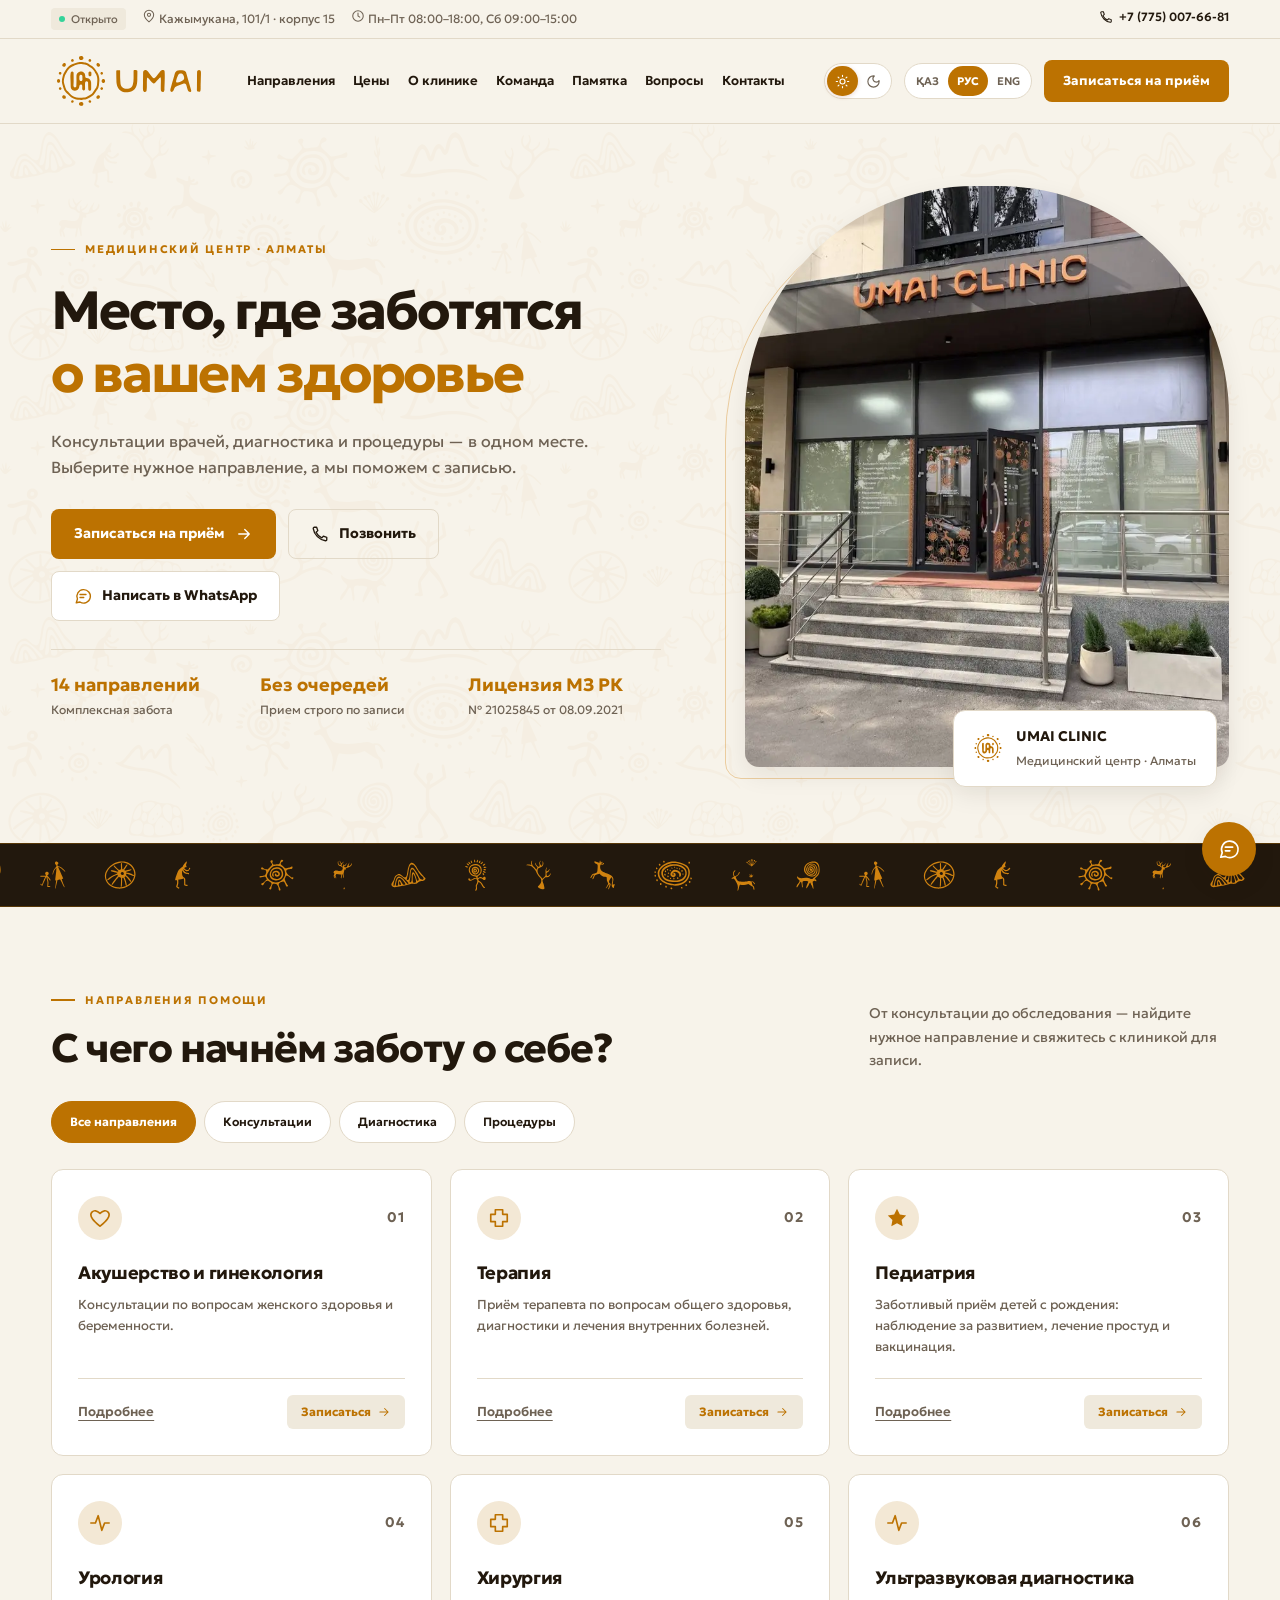
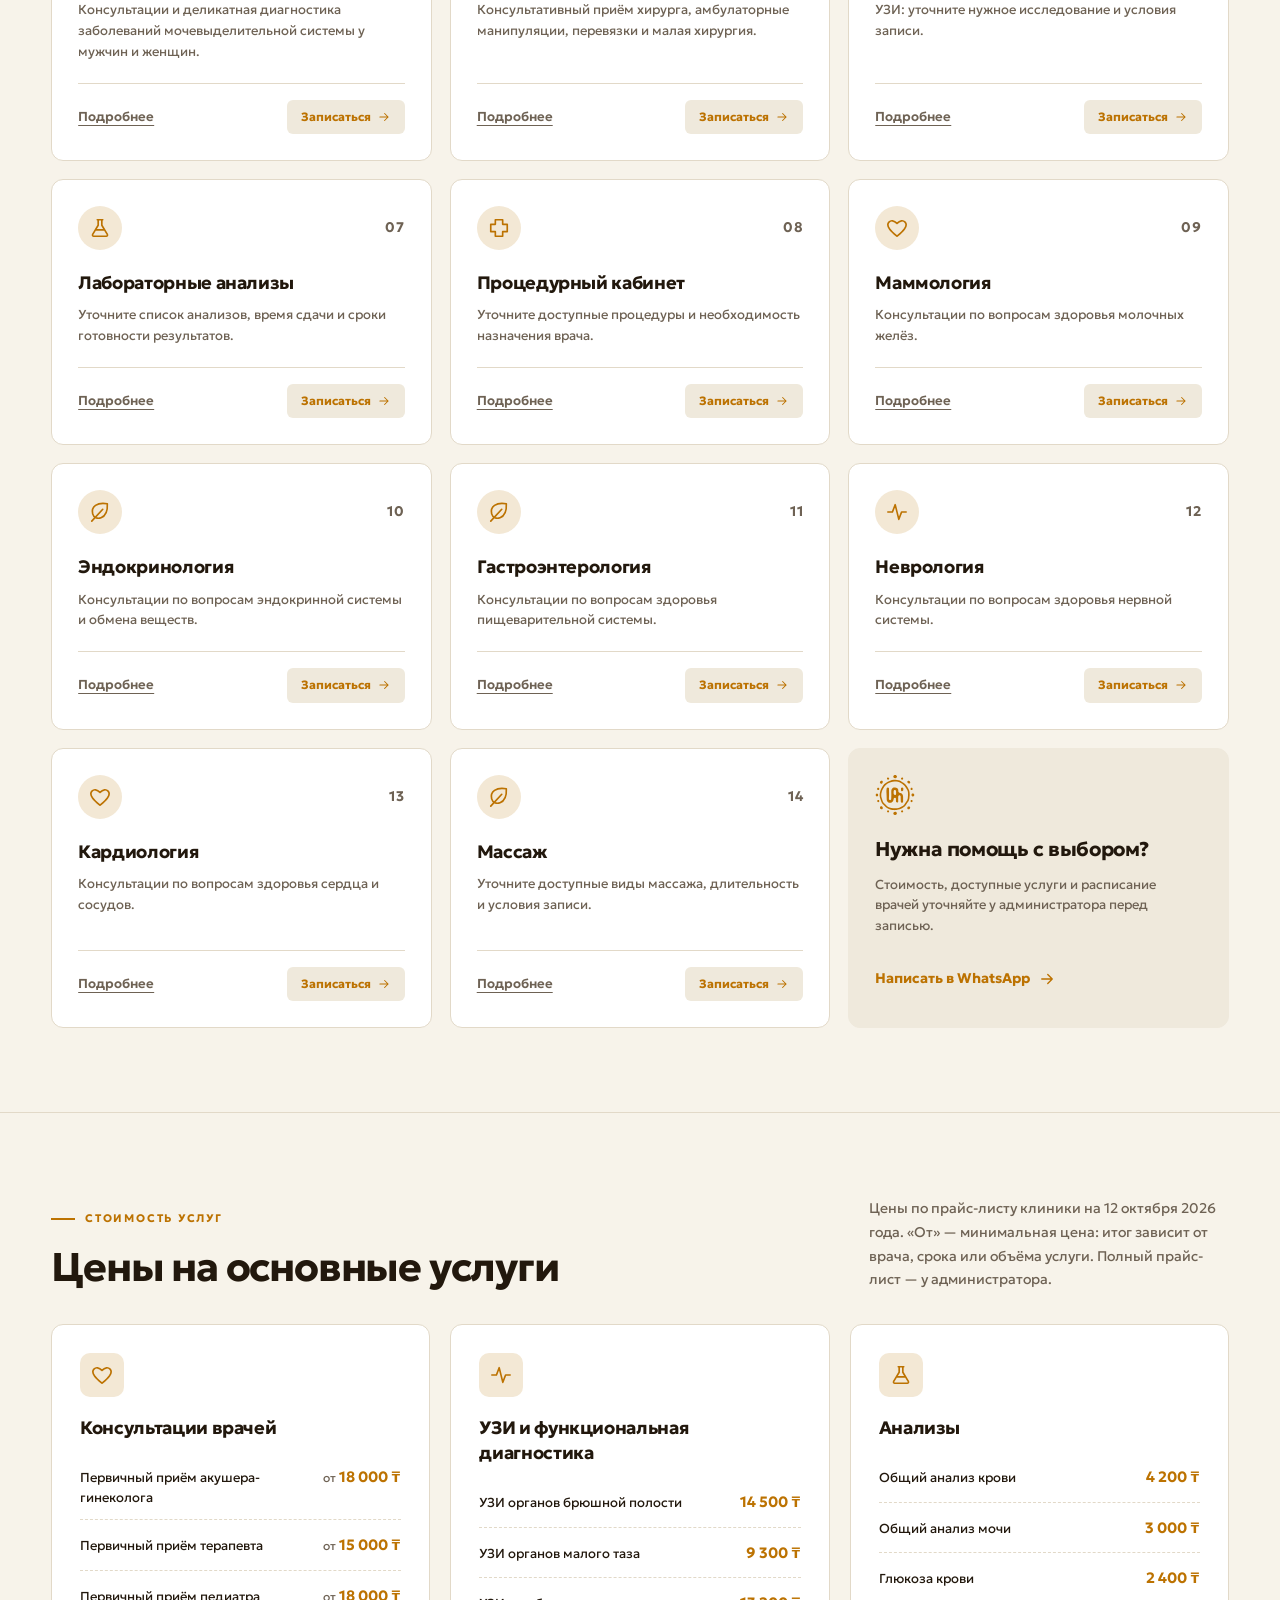
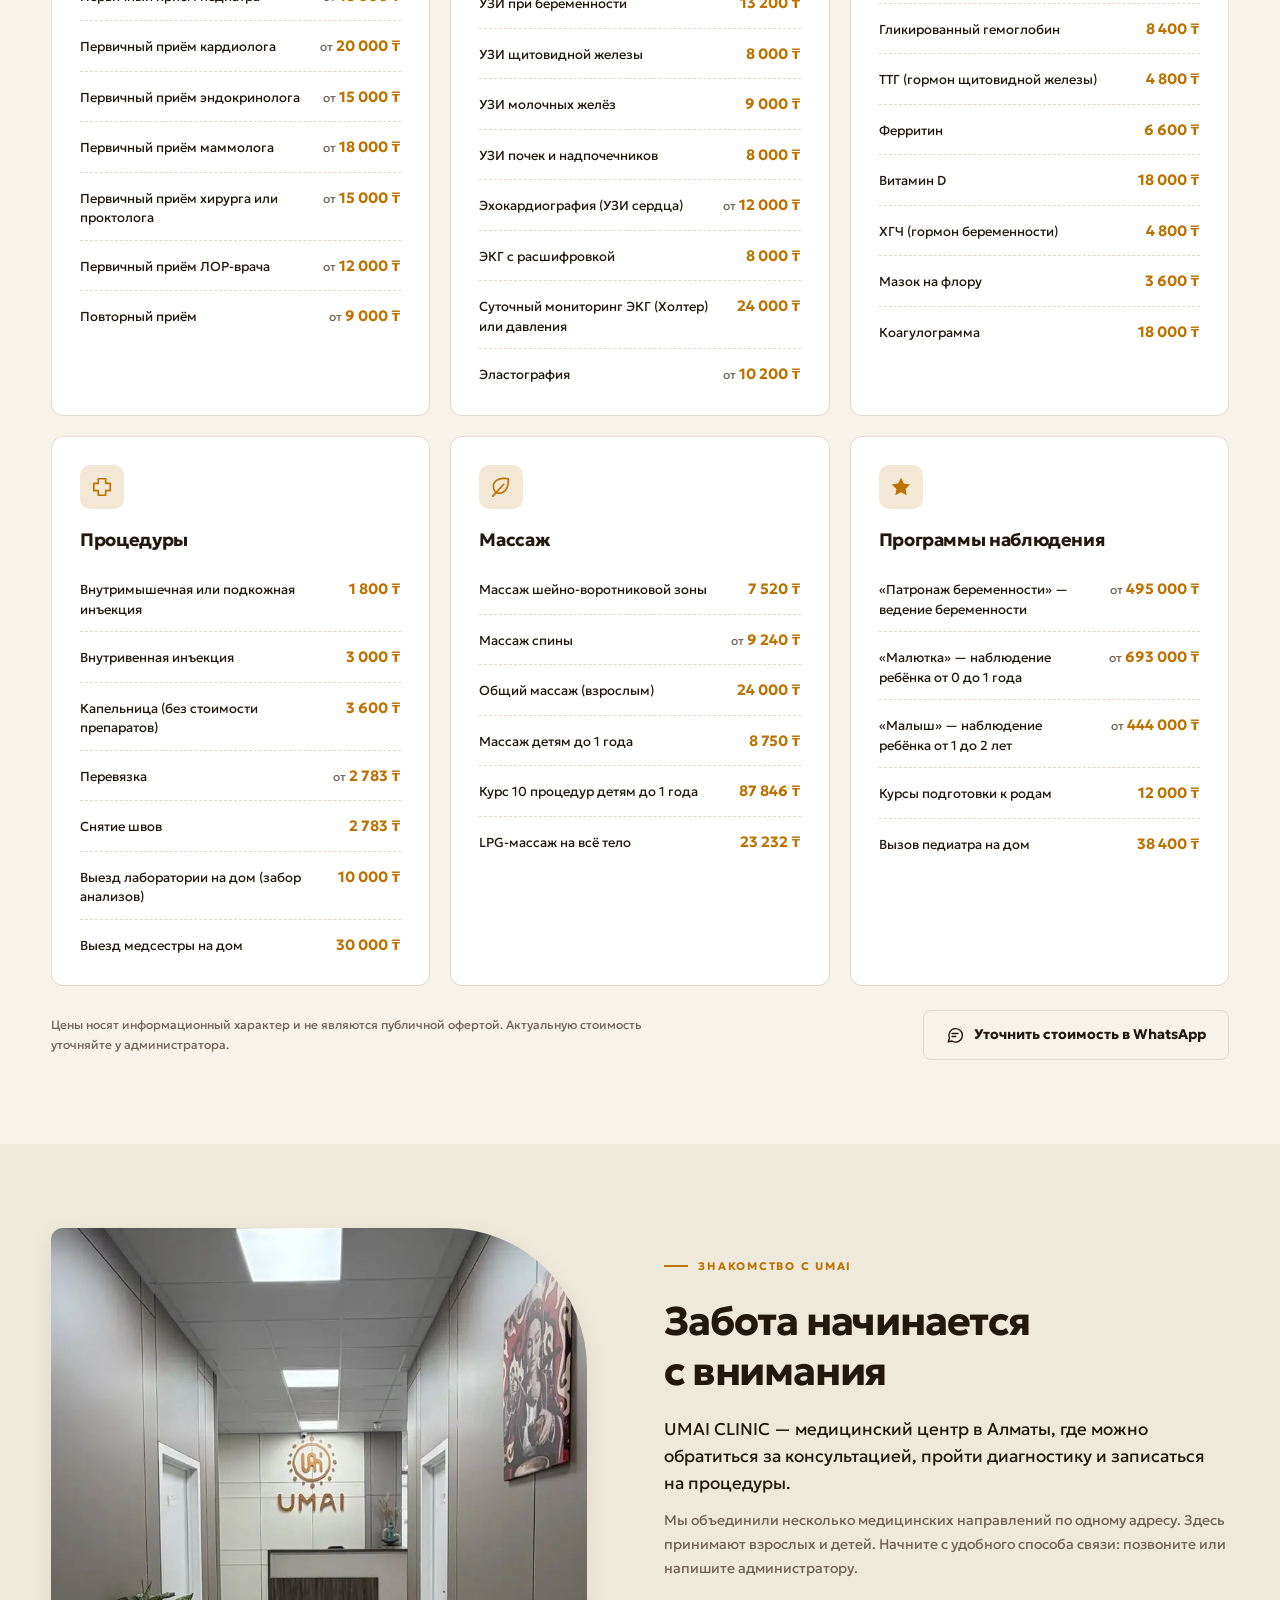
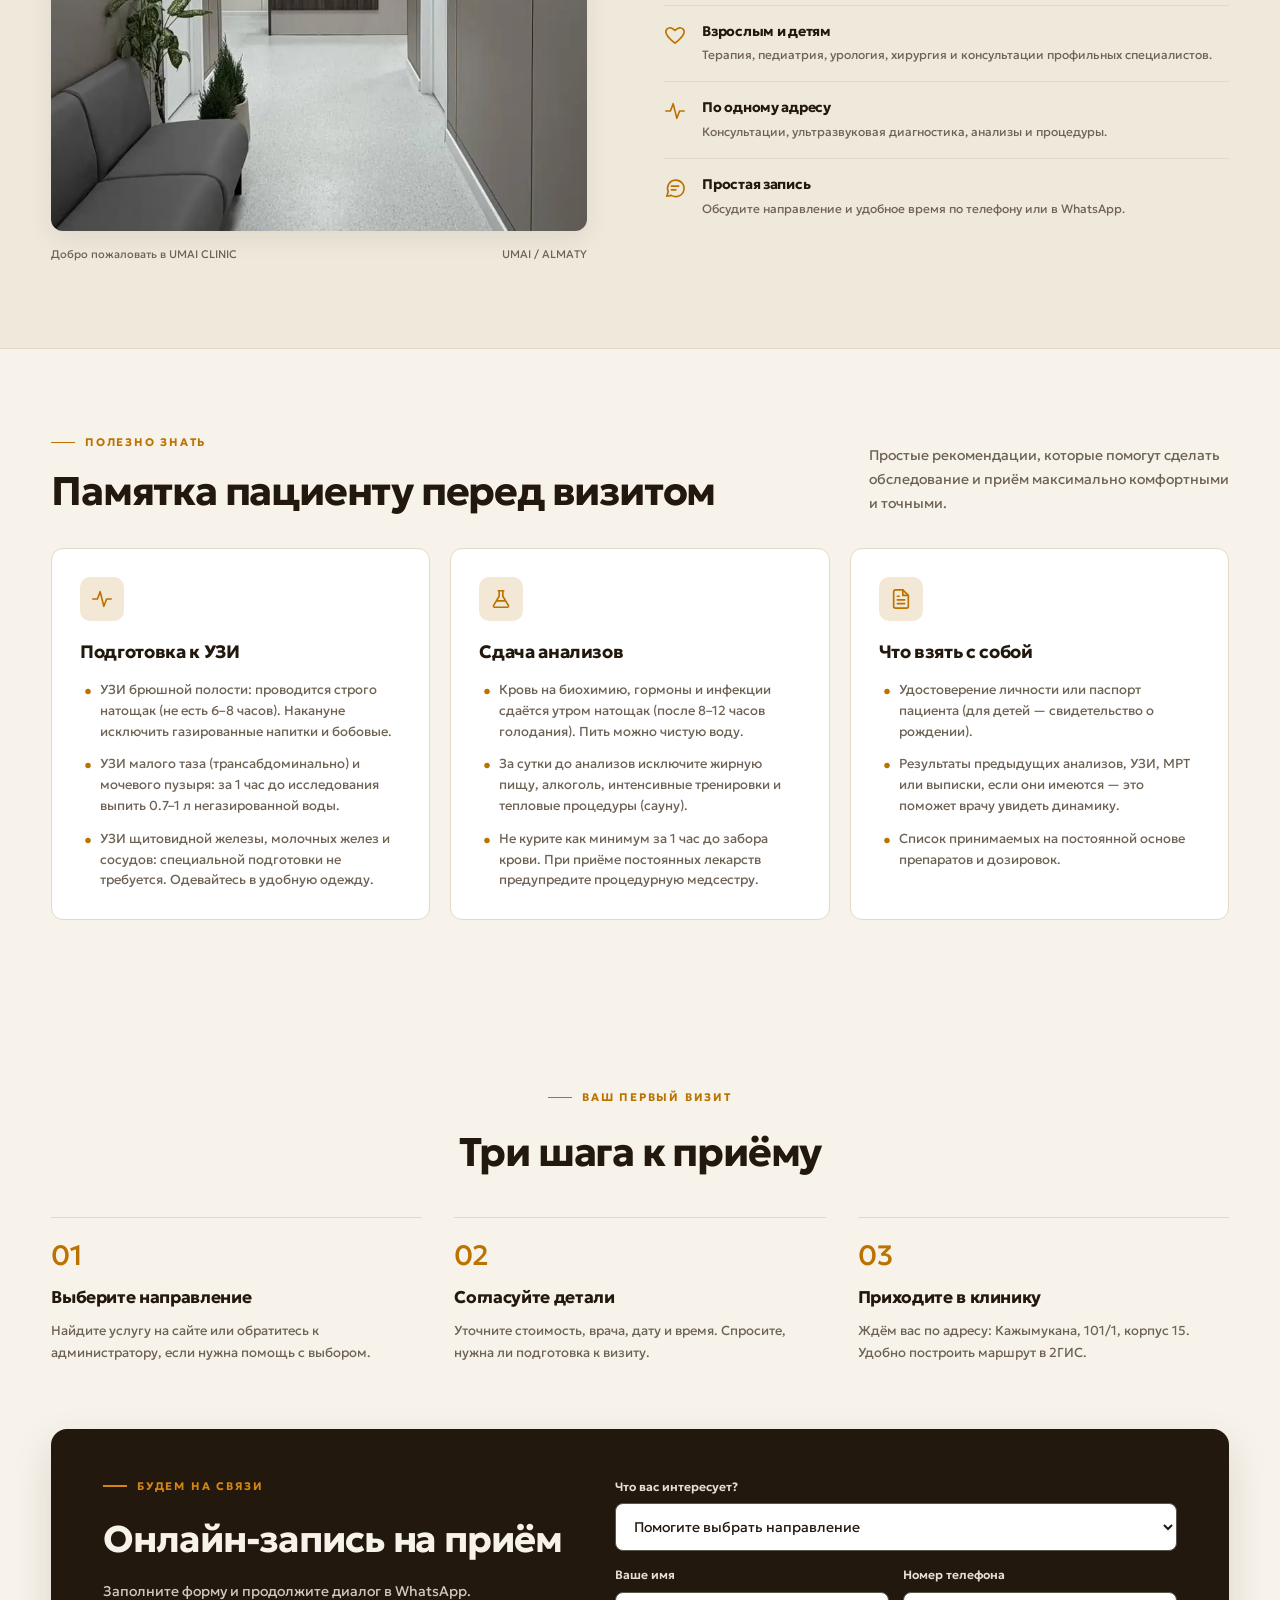
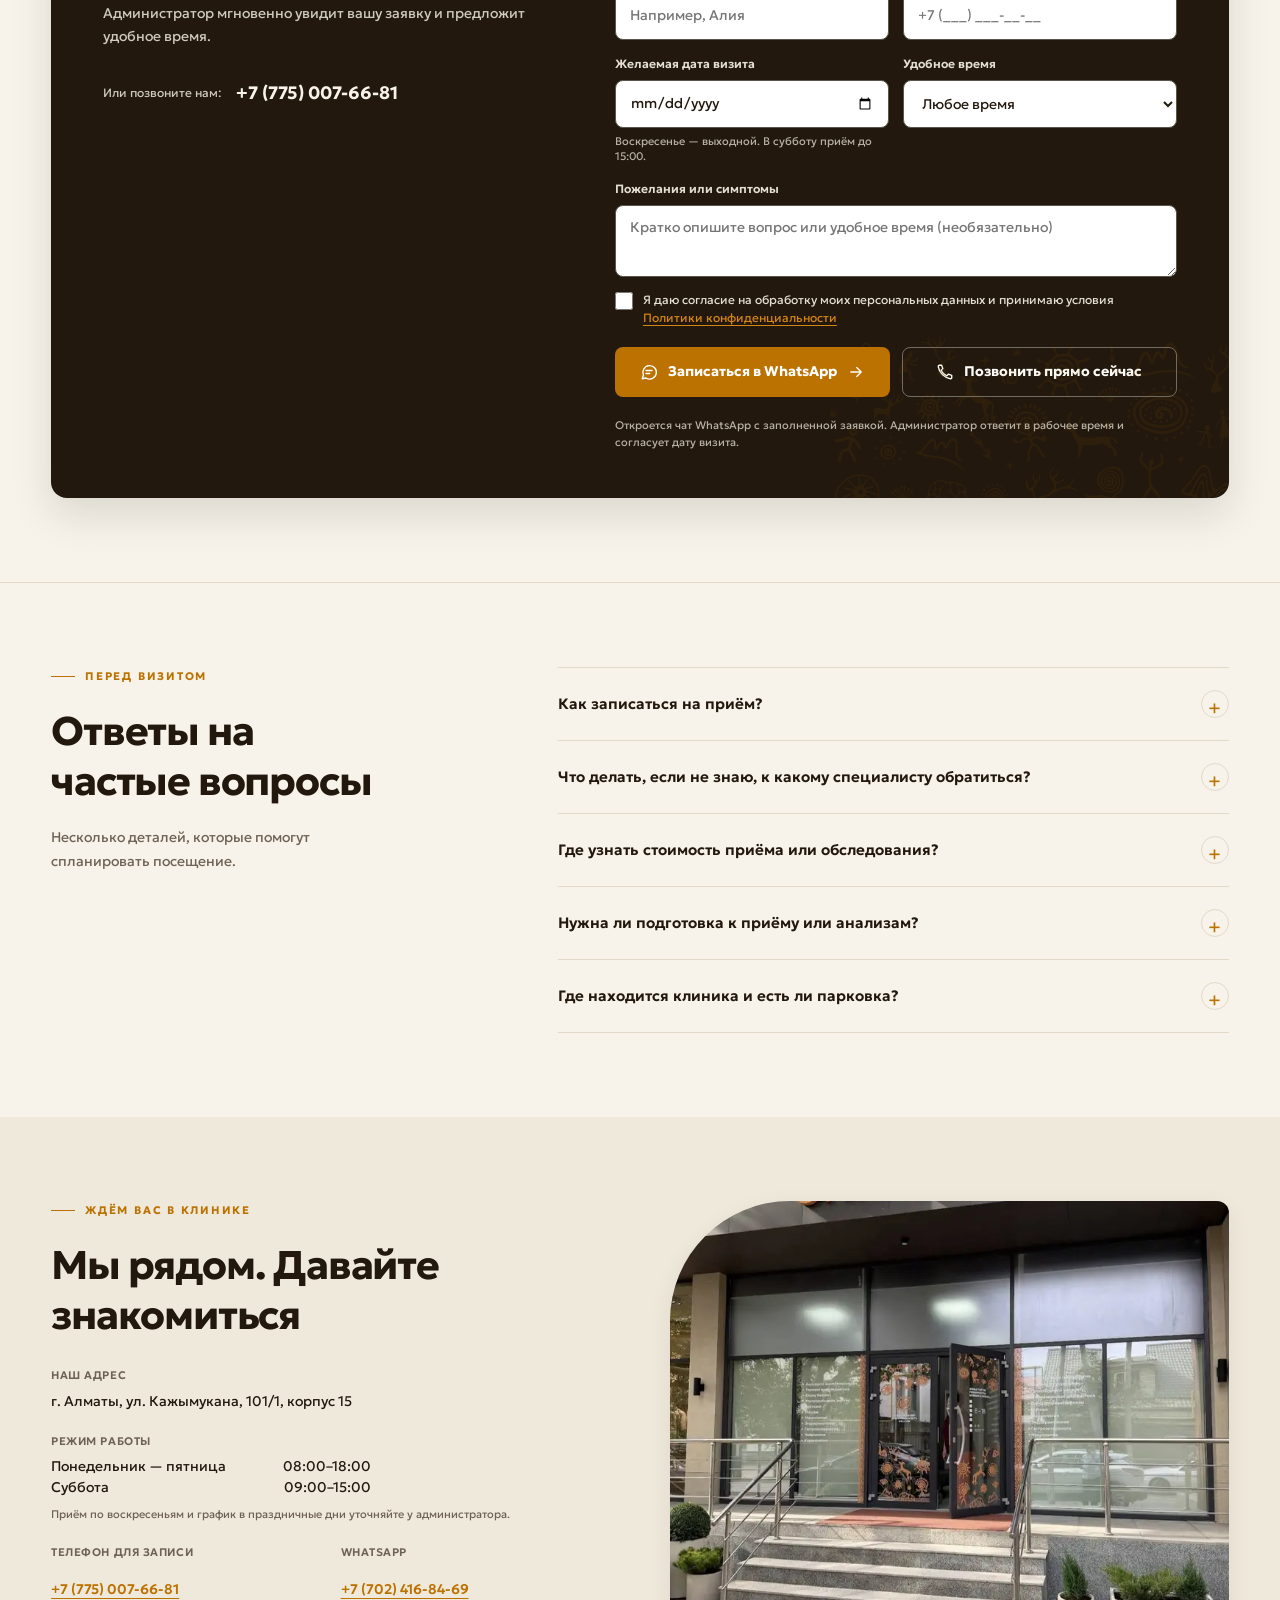
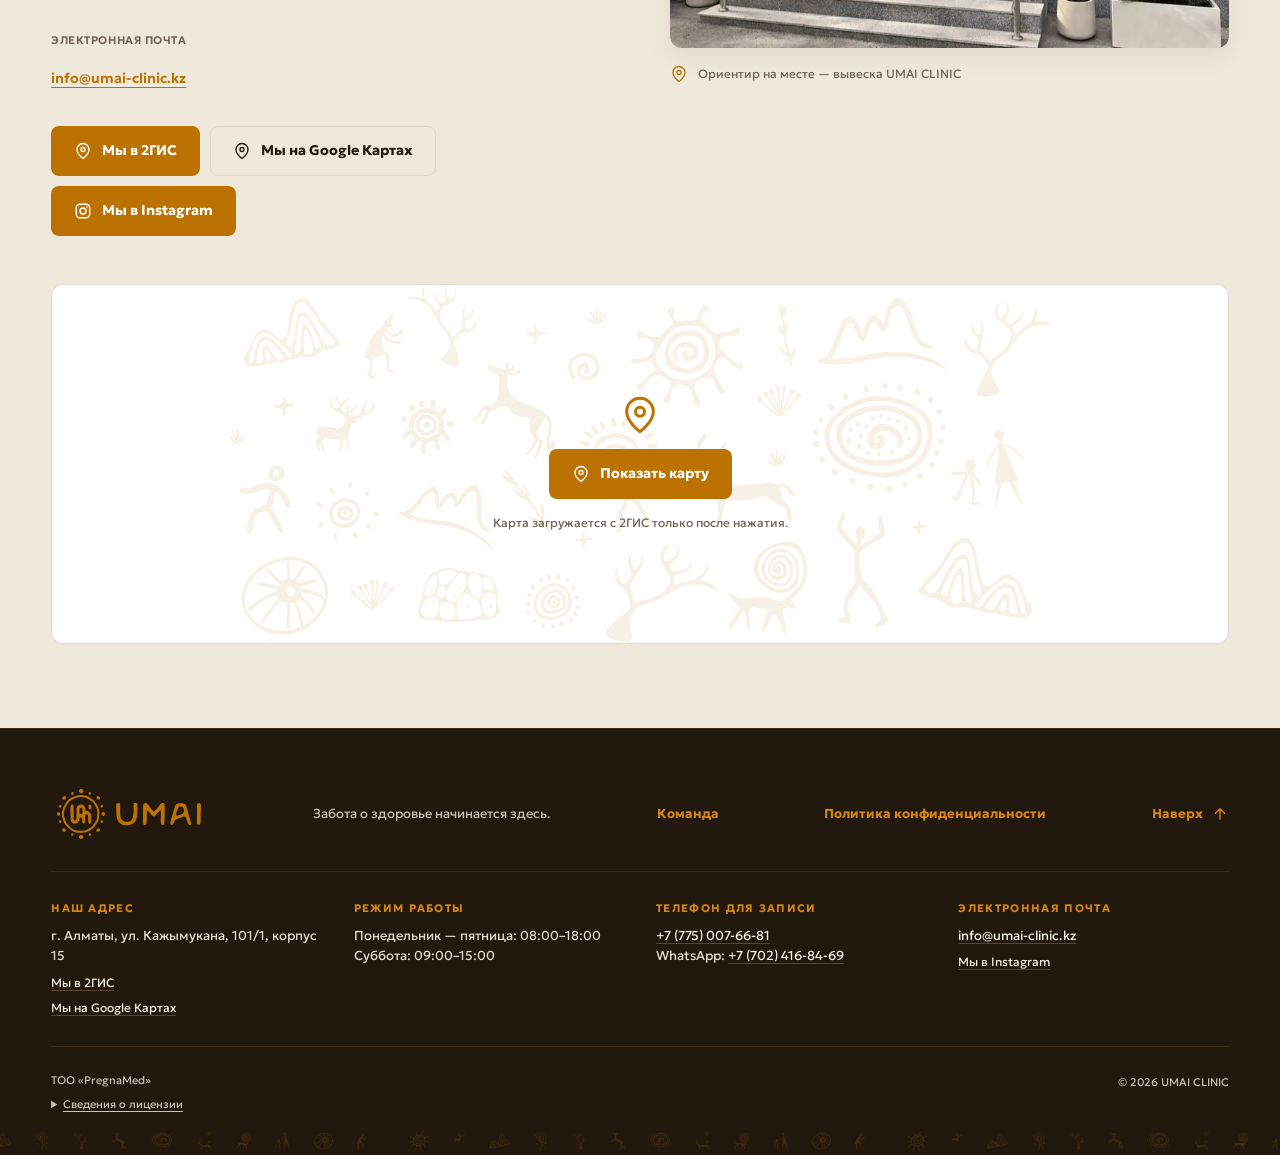
<file: index.html>
<!DOCTYPE html>
<html lang="ru" data-theme="light">
<head>
  <meta charset="utf-8">
  <script>document.documentElement.classList.add('js');</script>
  <meta name="viewport" content="width=device-width, initial-scale=1, viewport-fit=cover">
  <title>UMAI CLINIC — медицинский центр в Алматы</title>
  <meta name="description" content="UMAI CLINIC в Алматы: акушерство и гинекология, терапия, педиатрия, УЗИ, анализы и другие направления. Кажымукана, 101/1, корпус 15. Запись по телефону и в WhatsApp.">
  <meta name="theme-color" content="#F7F3EA" id="meta-theme-color">
  <link rel="icon" href="favicon.svg" type="image/svg+xml">
  <link rel="icon" href="favicon.ico" sizes="48x48">
  <link rel="apple-touch-icon" href="assets/img/icons/apple-touch-icon.png">
  <link rel="manifest" href="manifest.webmanifest">
  <link rel="canonical" href="https://umai-clinic.kz/">
  <meta property="og:type" content="website">
  <meta property="og:title" content="UMAI CLINIC — медицинский центр в Алматы">
  <meta property="og:description" content="UMAI CLINIC в Алматы: акушерство и гинекология, терапия, педиатрия, УЗИ, анализы и другие направления. Кажымукана, 101/1, корпус 15. Запись по телефону и в WhatsApp.">
  <meta property="og:url" content="https://umai-clinic.kz/">
  <meta property="og:locale" content="ru_RU">
  <meta property="og:image" content="https://umai-clinic.kz/assets/img/og.jpg">
  <meta property="og:image:width" content="1200">
  <meta property="og:image:height" content="630">
  <meta name="twitter:card" content="summary_large_image">
  <link rel="preload" href="assets/fonts/geologica-cyrillic.woff2" as="font" type="font/woff2" crossorigin>
  <link rel="stylesheet" href="fonts.css">
  <link rel="stylesheet" href="styles.css">
  <script src="content.js" defer></script>
  <script src="app.js" defer></script>
  <script type="application/ld+json">
  {
    "@context": "https://schema.org",
    "@type": "MedicalClinic",
    "@id": "https://umai-clinic.kz/#clinic",
    "name": "UMAI CLINIC",
    "legalName": "ТОО «PregnaMed»",
    "url": "https://umai-clinic.kz/",
    "logo": "https://umai-clinic.kz/assets/img/logo-horizontal.svg",
    "image": [
      "https://umai-clinic.kz/assets/img/facade.webp",
      "https://umai-clinic.kz/assets/img/hall.webp"
    ],
    "description": "UMAI CLINIC в Алматы: акушерство и гинекология, терапия, педиатрия, урология, хирургия, УЗИ, анализы и другие направления. Кажымукана, 101/1, корпус 15. Запись по телефону и в WhatsApp.",
    "telephone": "+77750076681",
    "email": "info@umai-clinic.kz",
    "address": {
      "@type": "PostalAddress",
      "streetAddress": "ул. Кажымукана, 101/1, корпус 15",
      "addressLocality": "Алматы",
      "postalCode": "050059",
      "addressCountry": "KZ"
    },
    "hasMap": "https://2gis.kz/almaty/firm/70000001118453662",
    "geo": {
      "@type": "GeoCoordinates",
      "latitude": 43.222045,
      "longitude": 76.949355
    },
    "openingHoursSpecification": [
      {
        "@type": "OpeningHoursSpecification",
        "dayOfWeek": [
          "Monday",
          "Tuesday",
          "Wednesday",
          "Thursday",
          "Friday"
        ],
        "opens": "08:00",
        "closes": "18:00"
      },
      {
        "@type": "OpeningHoursSpecification",
        "dayOfWeek": "Saturday",
        "opens": "09:00",
        "closes": "15:00"
      }
    ],
    "isAcceptingNewPatients": true,
    "currenciesAccepted": "KZT",
    "availableLanguage": [
      "ru",
      "kk",
      "en"
    ],
    "medicalSpecialty": [
      "Obstetric",
      "Gynecologic",
      "PrimaryCare",
      "Pediatric",
      "Urologic",
      "Surgical",
      "Radiography",
      "LaboratoryScience",
      "Endocrine",
      "Gastroenterologic",
      "Neurologic",
      "Cardiovascular",
      "Physiotherapy"
    ],
    "availableService": [
      {
        "@type": "MedicalProcedure",
        "name": "Акушерство и гинекология"
      },
      {
        "@type": "MedicalProcedure",
        "name": "Терапия"
      },
      {
        "@type": "MedicalProcedure",
        "name": "Педиатрия"
      },
      {
        "@type": "MedicalProcedure",
        "name": "Урология"
      },
      {
        "@type": "MedicalProcedure",
        "name": "Хирургия"
      },
      {
        "@type": "MedicalProcedure",
        "name": "Ультразвуковая диагностика"
      },
      {
        "@type": "MedicalProcedure",
        "name": "Лабораторные анализы"
      },
      {
        "@type": "MedicalProcedure",
        "name": "Процедурный кабинет"
      },
      {
        "@type": "MedicalProcedure",
        "name": "Маммология"
      },
      {
        "@type": "MedicalProcedure",
        "name": "Эндокринология"
      },
      {
        "@type": "MedicalProcedure",
        "name": "Гастроэнтерология"
      },
      {
        "@type": "MedicalProcedure",
        "name": "Неврология"
      },
      {
        "@type": "MedicalProcedure",
        "name": "Кардиология"
      },
      {
        "@type": "MedicalProcedure",
        "name": "Массаж"
      }
    ],
    "sameAs": [
      "https://www.instagram.com/umai.clinic.almaty/",
      "https://2gis.kz/almaty/firm/70000001118453662"
    ]
  }
  </script>
  <script type="application/ld+json">
  {
    "@context": "https://schema.org",
    "@type": "FAQPage",
    "mainEntity": [
      {
        "@type": "Question",
        "name": "Как записаться на приём?",
        "acceptedAnswer": {
          "@type": "Answer",
          "text": "Позвоните по номеру +7 (775) 007-66-81 или напишите в WhatsApp: +7 (702) 416-84-69. Сообщите нужное направление и удобное время. Запись считается согласованной после подтверждения администратора."
        }
      },
      {
        "@type": "Question",
        "name": "Что делать, если не знаю, к какому специалисту обратиться?",
        "acceptedAnswer": {
          "@type": "Answer",
          "text": "Свяжитесь с администратором и кратко опишите, с каким вопросом хотите обратиться. Вам помогут сориентироваться в направлениях клиники и уточнить порядок записи."
        }
      },
      {
        "@type": "Question",
        "name": "Где узнать стоимость приёма или обследования?",
        "acceptedAnswer": {
          "@type": "Answer",
          "text": "Стартовые цены на основные услуги собраны в разделе «Цены» на этой странице. Точную стоимость и состав приёма администратор подтвердит по телефону или в WhatsApp до записи."
        }
      },
      {
        "@type": "Question",
        "name": "Нужна ли подготовка к приёму или анализам?",
        "acceptedAnswer": {
          "@type": "Answer",
          "text": "Это зависит от выбранной услуги. В разделе «Памятка пациенту» на нашем сайте собраны основные правила. При записи администратор также подробно проинструктирует вас."
        }
      },
      {
        "@type": "Question",
        "name": "Где находится клиника и есть ли парковка?",
        "acceptedAnswer": {
          "@type": "Answer",
          "text": "UMAI CLINIC находится в Алматы, на улице Кажымукана, 101/1, корпус 15 (ЖК Elite Life). Возле здания есть удобные парковочные места, а вход отмечен нашей вывеской."
        }
      }
    ]
  }
  </script>
</head>
<body id="top">
  <a class="skip" href="#main" data-i18n="skip">Перейти к содержимому</a>

  <!-- Petroglyph Symbols & Icons Defs -->
  <svg width="0" height="0" style="position:absolute" aria-hidden="true">
    <defs>
      <symbol id="sun" viewBox="0 0 345.39 357.99">
        <path fill="currentColor" d="M297.49,224.97C301.53,214.92 302.17,204.23 302.80,193.61C304.00,182.46 305.63,171.35 303.61,160.07C301.82,143.74 297.99,130.07 288.52,116.46C285.25,111.52 282.28,106.43 279.31,101.31C272.23,89.78 262.83,79.93 252.06,71.84C246.88,68.11 241.12,65.37 235.76,61.95C215.82,48.59 213.60,48.30 190.00,45.21C180.99,43.41 171.87,42.21 162.66,43.01C150.91,43.39 140.13,47.05 129.38,51.25C122.42,53.92 114.88,56.10 108.03,59.70C93.89,67.35 79.83,76.49 69.93,89.43C65.49,95.33 61.92,101.83 58.13,108.15C51.02,119.69 43.79,131.49 40.87,144.95C32.61,174.19 32.96,189.26 43.04,217.92C46.76,228.44 48.91,239.65 54.44,249.43C57.10,253.84 60.69,257.57 64.45,261.04C69.39,265.44 74.21,269.69 78.49,274.67C85.13,282.35 92.76,289.18 101.20,294.85C111.77,302.71 124.03,307.98 136.90,310.66C145.12,312.22 153.56,312.84 161.71,314.00C166.48,314.60 171.31,314.81 176.02,314.21L176.19,314.21C181.59,313.45 186.55,312.36 192.07,311.63C199.63,310.74 207.36,309.59 214.74,307.05C222.22,304.42 228.97,300.34 235.96,296.72C244.86,292.09 254.44,286.84 261.74,279.44C268.49,273.15 272.40,264.51 277.47,257.06C281.04,252.01 285.20,247.42 288.70,242.31C292.39,237.11 295.25,231.16 297.49,224.99L297.49,224.97ZM281.60,226.25C277.03,235.93 269.10,243.26 263.34,252.29C259.02,259.46 254.63,266.64 248.23,272.17C244.74,275.22 240.66,277.51 236.58,279.68C227.98,284.02 219.90,288.89 211.18,292.76C205.10,295.36 198.44,296.29 191.92,297.03C180.33,298.30 168.73,298.89 157.32,298.37L157.13,298.37C145.48,297.81 133.81,296.16 123.10,291.17C108.15,284.25 95.86,273.03 85.18,260.74C78.05,253.15 69.18,247.72 65.02,238.38C61.24,229.77 59.08,220.62 55.90,211.74C53.45,204.53 51.28,197.15 50.03,189.63C47.59,176.82 50.56,164.09 53.80,151.49C55.00,146.92 56.20,142.30 57.95,137.92C61.04,130.24 65.75,123.23 70.04,115.89C76.21,105.00 82.80,94.10 92.92,86.41C101.90,79.50 111.59,73.08 122.14,69.23C125.91,67.86 129.77,66.64 133.54,65.25C152.02,58.05 165.06,55.03 185.00,59.06C194.25,60.92 204.13,61.09 212.80,64.92C218.57,67.55 223.66,71.42 229.07,74.70C234.27,77.93 239.69,80.60 244.32,84.17C251.98,89.89 258.58,96.80 264.21,104.57C267.97,109.70 270.86,115.44 274.39,120.83C277.81,126.14 281.29,131.46 283.81,137.27C287.59,146.07 289.17,156.10 289.61,165.74C289.93,175.00 288.45,183.91 288.28,193.30C288.29,204.59 286.69,216.03 281.57,226.22L281.60,226.25Z M159.24,20.36C159.77,22.06 160.65,23.59 162.09,24.75C164.92,27.03 169.24,28.71 173.42,28.71C174.65,28.71 175.84,28.51 177.00,28.19C179.95,27.62 182.73,26.39 184.76,24.76C185.57,24.11 186.23,23.34 186.77,22.48C187.51,21.56 188.13,20.52 188.63,19.43C189.58,17.75 190.18,15.92 190.18,14.05C190.18,12.51 189.67,11.14 188.84,9.88C188.67,9.54 188.48,9.21 188.28,8.88C187.93,8.32 187.64,7.74 187.39,7.14C186.81,5.71 185.95,4.42 184.69,3.40C181.85,1.12 177.59,0.00 173.41,0.00C171.52,0.00 169.73,0.39 168.07,1.02C167.66,1.11 167.27,1.19 166.88,1.30C165.06,1.66 163.40,2.28 162.07,3.36C159.52,5.41 158.16,8.63 157.75,11.92C157.60,12.61 157.49,13.32 157.49,14.06C157.49,15.87 157.94,17.54 158.70,19.08C158.91,19.50 159.08,19.92 159.22,20.37L159.24,20.36Z M59.57,72.71C62.36,69.93 63.67,66.40 63.67,62.99C63.99,59.59 63.01,56.27 60.64,53.89C57.31,50.56 52.26,50.13 47.69,52.10C45.85,52.84 44.06,54.01 42.47,55.60C37.06,61.02 35.80,69.41 40.48,74.08C45.16,78.77 54.17,78.14 59.57,72.73L59.57,72.71Z M114.34,41.09C119.27,39.09 122.10,33.06 120.10,28.12C118.10,23.18 111.78,20.55 106.85,22.55C101.91,24.55 99.75,30.63 101.73,35.56C103.73,40.50 109.41,43.09 114.34,41.09Z M22.80,134.09C28.12,134.09 32.06,129.60 32.06,124.27C32.06,118.94 28.11,115.06 22.80,115.06C17.49,115.06 12.71,118.94 12.71,124.27C12.71,129.60 17.47,134.09 22.80,134.09Z M286.32,54.01C284.37,55.96 283.39,58.51 283.29,61.20C282.98,65.02 284.42,69.16 287.62,72.36C289.94,74.68 292.71,76.03 295.49,76.45C299.44,77.44 303.47,76.71 306.24,73.94C310.92,69.26 309.97,60.82 304.56,55.40C299.16,49.99 290.99,49.32 286.32,54.01Z M232.45,41.22C237.39,43.22 243.16,40.52 245.16,35.58C247.16,30.64 244.82,24.82 239.89,22.83C234.95,20.83 229.07,23.32 227.07,28.26C225.07,33.20 227.52,39.22 232.45,41.22Z M321.23,134.16C326.55,134.16 330.44,129.60 330.44,124.27C330.44,118.94 326.55,114.79 321.23,114.79C315.90,114.79 312.04,118.94 312.04,124.27C312.04,129.60 315.90,134.16 321.23,134.16Z M339.72,167.09C337.71,165.55 335.33,164.63 332.84,164.63C331.60,164.63 330.41,164.85 329.28,165.27C328.47,165.57 327.70,165.96 326.97,166.44C322.99,168.83 320.07,173.49 320.07,178.76C320.07,184.04 322.90,188.65 326.79,191.14C328.56,192.44 330.63,193.21 332.84,193.21C337.89,193.21 342.51,189.25 344.43,183.97C345.04,182.36 345.39,180.59 345.39,178.75C345.39,173.96 343.07,169.64 339.72,167.07L339.72,167.09Z M232.69,316.89C227.75,318.89 225.43,324.21 227.43,329.15C229.43,334.09 234.77,336.23 239.71,334.23C244.64,332.23 246.89,327.01 244.89,322.08C242.89,317.15 237.62,314.89 232.69,316.89Z M321.23,223.46C315.90,223.46 311.69,227.94 311.69,233.27C311.69,238.60 315.90,242.84 321.23,242.84C326.55,242.84 330.55,238.60 330.55,233.27C330.55,227.94 326.55,223.46 321.23,223.46Z M287.58,285.14C282.17,290.55 281.16,299.34 285.83,304.02C290.52,308.71 298.92,307.33 304.33,301.91C309.74,296.50 310.15,289.05 305.47,284.37C300.79,279.68 292.98,279.72 287.57,285.14L287.58,285.14Z M114.11,316.99C109.18,314.99 104.13,317.22 102.15,322.15C100.15,327.09 102.15,332.40 107.08,334.38C112.02,336.38 117.26,334.02 119.26,329.08C121.26,324.14 119.05,318.99 114.11,316.99Z M22.80,223.83C17.47,223.83 13.45,227.94 13.45,233.27C13.45,238.60 17.49,242.78 22.80,242.78C28.11,242.78 32.53,238.59 32.53,233.27C32.53,227.95 28.11,223.83 22.80,223.83Z M187.39,336.52C186.81,335.11 185.96,333.84 184.72,332.84C183.68,332.01 182.44,331.40 181.08,330.97C179.99,330.62 178.92,330.26 177.85,329.84C176.46,329.30 174.97,328.96 173.41,328.96C169.23,328.96 165.55,331.31 162.73,333.59C159.61,336.09 157.67,339.52 157.67,343.49C157.67,346.09 158.61,348.36 160.12,350.32C160.76,351.44 161.63,352.46 162.74,353.37C163.61,354.07 164.56,354.66 165.57,355.15C167.85,356.70 170.46,357.99 173.41,357.99C175.11,357.99 176.71,357.57 178.20,356.91C179.10,356.52 179.99,356.13 180.92,355.80C182.24,355.34 183.46,354.71 184.49,353.87C185.77,352.85 186.66,351.59 187.29,350.18C187.58,349.52 187.89,348.88 188.23,348.25C189.01,346.79 189.48,345.21 189.48,343.48C189.48,341.74 189.06,340.25 188.37,338.80C188.00,338.05 187.69,337.28 187.39,336.50L187.39,336.52Z M22.56,178.78C22.56,171.12 17.79,164.66 11.17,164.66C4.54,164.66 0.00,171.11 0.00,178.78C0.00,186.44 4.56,191.89 11.17,191.89C17.78,191.89 22.56,186.44 22.56,178.78Z M59.36,285.04C54.71,280.38 47.82,279.39 43.00,282.16C42.21,282.59 41.47,283.13 40.79,283.81C40.16,284.44 39.64,285.12 39.21,285.86C36.26,290.76 37.00,297.99 41.70,302.71C44.62,305.63 48.35,306.85 51.90,306.63C55.14,306.92 58.29,305.97 60.61,303.66C62.93,301.35 63.85,298.08 63.45,294.80C63.50,291.42 62.19,287.89 59.35,285.05L59.36,285.04Z M245.23,197.78C246.11,186.75 242.75,177.52 237.34,170.27C231.92,162.99 224.14,159.13 212.67,158.08C212.02,158.08 212.30,157.87 212.20,157.86C195.44,154.47 210.09,135.15 193.99,119.57C185.32,110.84 172.73,109.67 162.31,112.74C151.93,115.80 142.80,123.79 140.23,135.85C139.02,144.93 139.92,158.83 140.06,173.36C140.20,186.33 139.15,199.82 138.86,210.90C139.08,215.43 138.94,219.43 135.56,222.54C131.67,226.16 124.99,225.62 121.59,221.59C119.58,219.34 118.27,216.10 118.41,213.31C118.24,208.37 119.36,196.08 119.47,181.85C119.54,171.70 119.44,160.55 119.43,150.39C119.41,136.19 119.58,123.58 118.94,118.62C115.68,108.74 101.52,109.21 98.42,119.50C97.80,125.20 95.87,136.83 95.92,150.67C95.94,160.55 97.29,171.46 97.36,181.99C97.44,193.54 98.40,204.66 98.24,213.36C97.40,227.42 102.95,239.94 113.15,245.64C123.43,251.36 137.25,249.95 148.54,241.11C154.43,236.35 158.48,229.49 159.68,221.77C160.45,217.35 160.86,212.91 162.79,209.12C167.55,199.90 179.94,202.85 181.17,212.65C181.80,219.04 180.87,227.31 181.03,233.58C180.32,240.64 184.96,247.65 193.08,246.80C199.44,246.24 202.18,240.69 201.66,235.01C201.66,228.67 201.28,209.77 201.28,199.44C201.46,195.20 201.76,191.63 202.97,187.73C205.21,179.98 215.82,177.73 220.88,184.69C224.44,189.59 223.24,193.70 223.48,199.23C223.48,209.96 224.57,228.35 224.57,234.85C224.01,240.76 227.04,248.23 233.65,248.55C238.87,249.01 244.07,244.37 245.16,239.44C246.15,227.48 244.89,210.42 245.20,197.75L245.23,197.78ZM182.69,170.51C182.03,181.08 167.15,183.11 162.69,173.05C161.15,169.67 160.38,166.88 160.31,162.15C160.35,156.54 160.63,150.46 160.82,145.00C161.28,132.59 177.98,129.54 181.73,141.63C182.71,144.65 182.23,149.97 182.34,154.19C182.26,158.98 182.93,166.84 182.71,170.52L182.69,170.51Z M246.84,135.28C247.13,132.82 247.14,129.71 247.17,126.77C247.17,123.27 247.34,120.01 245.95,117.08C244.36,113.52 241.33,111.20 236.70,110.89C232.77,110.63 228.75,113.56 227.20,117.19C225.11,122.48 226.36,125.44 226.33,134.54C226.29,148.54 245.24,149.31 246.84,135.28Z"/>
      </symbol>
      <symbol id="deer" viewBox="0 0 62 50">
        <g fill="none" stroke="currentColor" stroke-width="2.6" stroke-linecap="round" stroke-linejoin="round">
          <path d="M12 26 L7 22"/>
          <path d="M16 31 L14 45 M21 32 L22 45 M40 32 L38 45 M45 30 L48 45"/>
          <path d="M51 15 L46 4 M48.5 9 L42 7.5 M51 15 L57 4 M54.5 8.5 L60 8"/>
        </g>
        <path fill="currentColor" d="M12 24 C20 19.5 37 19.5 45 23 L50 13 L55.5 12.5 L55 17.5 L50.5 18.5 L48 29 C40 33.5 22 33.5 14 31 C11 29.5 10.5 26 12 24 Z"/>
      </symbol>
      <symbol id="man" viewBox="0 0 40 48">
        <circle cx="20" cy="7" r="4.4" fill="currentColor"/>
        <g fill="none" stroke="currentColor" stroke-width="2.6" stroke-linecap="round" stroke-linejoin="round">
          <path d="M20 12 V30 M7 8 L11 18 L20 15.5 L29 18 L33 8 M20 30 L12 44 M20 30 L28 44"/>
        </g>
      </symbol>
      <symbol id="i-arrow" viewBox="0 0 24 24"><path d="M5 12h14m-6-6 6 6-6 6" fill="none" stroke="currentColor" stroke-width="1.8" stroke-linecap="round" stroke-linejoin="round"/></symbol>
      <symbol id="i-up" viewBox="0 0 24 24"><path d="M12 19V5m-6 6 6-6 6 6" fill="none" stroke="currentColor" stroke-width="1.8" stroke-linecap="round" stroke-linejoin="round"/></symbol>
      <symbol id="i-phone" viewBox="0 0 24 24"><path d="M21 16.5v3a1.5 1.5 0 0 1-1.7 1.5A19.5 19.5 0 0 1 3 4.7 1.5 1.5 0 0 1 4.5 3h3l1.6 4.5-2.3 2.1a16 16 0 0 0 7.6 7.6l2.1-2.3Z" fill="none" stroke="currentColor" stroke-width="1.8" stroke-linecap="round" stroke-linejoin="round"/></symbol>
      <symbol id="i-chat" viewBox="0 0 24 24"><path d="m3 21 1.6-5A9 9 0 1 1 8 20Z" fill="none" stroke="currentColor" stroke-width="1.8" stroke-linecap="round" stroke-linejoin="round"/><path d="M8 10h8m-8 4h5" fill="none" stroke="currentColor" stroke-width="1.8" stroke-linecap="round"/></symbol>
      <symbol id="i-pin" viewBox="0 0 24 24"><path d="M20 10c0 6-8 12-8 12S4 16 4 10a8 8 0 1 1 16 0Z" fill="none" stroke="currentColor" stroke-width="1.8"/><circle cx="12" cy="10" r="2.7" fill="none" stroke="currentColor" stroke-width="1.8"/></symbol>
      <symbol id="i-clock" viewBox="0 0 24 24"><circle cx="12" cy="12" r="9" fill="none" stroke="currentColor" stroke-width="1.8"/><path d="M12 7v5l3 2" fill="none" stroke="currentColor" stroke-width="1.8" stroke-linecap="round"/></symbol>
      <symbol id="i-check" viewBox="0 0 24 24"><path d="m4 12 5 5L20 7" fill="none" stroke="currentColor" stroke-width="2" stroke-linecap="round" stroke-linejoin="round"/></symbol>
      <symbol id="i-heart" viewBox="0 0 24 24"><path d="M20.8 5.6c-2.2-2.3-5.5-2-8.8 1.4-3.3-3.4-6.6-3.7-8.8-1.4C-1 10 6.8 16.5 12 21c5.2-4.5 13-11 8.8-15.4Z" fill="none" stroke="currentColor" stroke-width="1.8" stroke-linejoin="round"/></symbol>
      <symbol id="i-cross" viewBox="0 0 24 24"><path d="M8 3h8v5h5v8h-5v5H8v-5H3V8h5Z" fill="none" stroke="currentColor" stroke-width="1.8" stroke-linejoin="round"/></symbol>
      <symbol id="i-pulse" viewBox="0 0 24 24"><path d="M2 12h5l3-8 4 16 3-8h5" fill="none" stroke="currentColor" stroke-width="1.8" stroke-linecap="round" stroke-linejoin="round"/></symbol>
      <symbol id="i-lab" viewBox="0 0 24 24"><path d="M9 3h6m-5 0v6L4 19a1.3 1.3 0 0 0 1.2 2h13.6a1.3 1.3 0 0 0 1.2-2L14 9V3M7 14h10" fill="none" stroke="currentColor" stroke-width="1.8" stroke-linecap="round" stroke-linejoin="round"/></symbol>
      <symbol id="i-leaf" viewBox="0 0 24 24"><path d="M20 3C9 1 2 6 4 14s17 7 16-11ZM3 22 15 9" fill="none" stroke="currentColor" stroke-width="1.8" stroke-linecap="round" stroke-linejoin="round"/></symbol>
      <symbol id="i-menu" viewBox="0 0 24 24"><path d="M4 7h16M4 12h16M4 17h16" fill="none" stroke="currentColor" stroke-width="1.8" stroke-linecap="round"/></symbol>
      <symbol id="i-close" viewBox="0 0 24 24"><path d="m6 6 12 12M6 18 18 6" fill="none" stroke="currentColor" stroke-width="1.8" stroke-linecap="round"/></symbol>
      <symbol id="i-sun" viewBox="0 0 24 24"><circle cx="12" cy="12" r="4" fill="none" stroke="currentColor" stroke-width="1.8"/><path d="M12 2v2m0 16v2M4.93 4.93l1.41 1.41m11.32 11.32 1.41 1.41M2 12h2m16 0h2M6.34 17.66l-1.41 1.41m14.14-14.14-1.41 1.41" fill="none" stroke="currentColor" stroke-width="1.8" stroke-linecap="round"/></symbol>
      <symbol id="i-moon" viewBox="0 0 24 24"><path d="M12 3a9 9 0 1 0 9 9c0-.46-.04-.92-.1-1.36a5.39 5.39 0 0 1-4.4 2.26 5.4 5.4 0 0 1-3.14-9.8c-.44-.06-.9-.1-1.36-.1Z" fill="none" stroke="currentColor" stroke-width="1.8" stroke-linecap="round" stroke-linejoin="round"/></symbol>
      <symbol id="i-star" viewBox="0 0 24 24"><path d="m12 2 3.09 6.26L22 9.27l-5 4.87 1.18 6.88L12 17.77l-6.18 3.25L7 14.14 2 9.27l6.91-1.01L12 2Z" fill="currentColor"/></symbol>
      <symbol id="i-search" viewBox="0 0 24 24"><circle cx="11" cy="11" r="7" fill="none" stroke="currentColor" stroke-width="1.8"/><path d="m21 21-4.35-4.35" fill="none" stroke="currentColor" stroke-width="1.8" stroke-linecap="round"/></symbol>
      <symbol id="i-doc" viewBox="0 0 24 24"><path d="M14 2H6a2 2 0 0 0-2 2v16a2 2 0 0 0 2 2h12a2 2 0 0 0 2-2V8z" fill="none" stroke="currentColor" stroke-width="1.8"/><path d="M14 2v6h6M16 13H8M16 17H8M10 9H8" fill="none" stroke="currentColor" stroke-width="1.8" stroke-linecap="round"/></symbol>
      <symbol id="i-car" viewBox="0 0 24 24"><path d="M19 17h2c.6 0 1-.4 1-1v-3c0-.9-.7-1.7-1.5-1.9C18.7 10.6 16 10 16 10s-1.3-1.4-2.2-2.3c-.5-.4-1.1-.7-1.8-.7H5c-.6 0-1.1.4-1.4.9l-1.5 2.5C2 10.6 2 11 2 11.4V16c0 .6.4 1 1 1h2" fill="none" stroke="currentColor" stroke-width="1.8" stroke-linecap="round"/><circle cx="7" cy="17" r="2" fill="none" stroke="currentColor" stroke-width="1.8"/><circle cx="17" cy="17" r="2" fill="none" stroke="currentColor" stroke-width="1.8"/></symbol>
      <symbol id="i-bus" viewBox="0 0 24 24"><rect width="16" height="16" x="4" y="3" rx="2" fill="none" stroke="currentColor" stroke-width="1.8"/><path d="M4 11h16M8 15h.01M16 15h.01M6 19v2M18 19v2" fill="none" stroke="currentColor" stroke-width="1.8" stroke-linecap="round"/></symbol>
      <symbol id="i-instagram" viewBox="0 0 24 24"><rect x="3" y="3" width="18" height="18" rx="5" fill="none" stroke="currentColor" stroke-width="1.8"/><circle cx="12" cy="12" r="4" fill="none" stroke="currentColor" stroke-width="1.8"/><circle cx="17.3" cy="6.7" r="1.1" fill="currentColor"/></symbol>
    </defs>
  </svg>

  <!-- Topline -->
  <div class="topline">
    <div class="wrap">
      <div class="topline-left">
        <span class="topline-badge" id="topline-status">Открыто</span>
        <span><svg class="icon" style="width:14px;height:14px;display:inline" aria-hidden="true"><use href="#i-pin"/></svg> <span data-i18n="heroLocation">Кажымукана, 101/1 · корпус 15</span></span>
        <span><svg class="icon" style="width:14px;height:14px;display:inline" aria-hidden="true"><use href="#i-clock"/></svg> <span data-i18n="toplineSchedule">Пн–Пт 08:00–18:00, Сб 09:00–15:00</span></span>
      </div>
      <div>
        <a href="tel:+77750076681"><svg class="icon" style="width:14px;height:14px" aria-hidden="true"><use href="#i-phone"/></svg> +7 (775) 007-66-81</a>
      </div>
    </div>
  </div>

  <!-- Header -->
  <header class="site-header">
    <div class="wrap header-row">
      <a class="brand" href="#top" aria-label="UMAI CLINIC">
        <img class="brand-logo" src="assets/img/logo-horizontal.svg" alt="UMAI CLINIC" width="144" height="50">
      </a>

      <nav class="site-nav" id="site-nav" aria-label="Основная навигация" data-i18n-aria="navLabel">
        <a href="#services" data-i18n="navServices">Направления</a>
        <a href="#prices" data-i18n="navPrices">Цены</a>
        <a href="#about" data-i18n="navAbout">О клинике</a>
        <a href="team.html" data-i18n="navTeam">Команда</a>
        <a href="#guide" data-i18n="navGuide">Памятка</a>
        <a href="#faq" data-i18n="navFaq">Вопросы</a>
        <a href="#contacts" data-i18n="navContacts">Контакты</a>
        <div class="nav-theme-row">
          <span data-i18n="themeLabel">Тема оформления:</span>
          <div class="theme-switch" role="group" aria-label="Тема оформления" data-i18n-aria="themeLabel">
            <button type="button" class="theme-btn" data-set-theme="light" aria-pressed="true" data-i18n-aria="themeLightFull">
              <svg class="icon" aria-hidden="true"><use href="#i-sun"/></svg>
              <span class="theme-btn-text" data-i18n="themeLight">Светлая</span>
            </button>
            <button type="button" class="theme-btn" data-set-theme="dark" aria-pressed="false" data-i18n-aria="themeDarkFull">
              <svg class="icon" aria-hidden="true"><use href="#i-moon"/></svg>
              <span class="theme-btn-text" data-i18n="themeDark">Тёмная</span>
            </button>
          </div>
        </div>
      </nav>

      <div class="header-tools">
        <!-- Theme Switcher -->
        <div class="theme-switch" role="group" aria-label="Тема оформления" data-i18n-aria="themeLabel">
          <button type="button" class="theme-btn" data-set-theme="light" aria-pressed="true" title="Светлая тема" aria-label="Светлая тема" data-i18n-aria="themeLightFull">
            <svg class="icon" aria-hidden="true"><use href="#i-sun"/></svg>
            <span class="theme-btn-text" data-i18n="themeLight">Светлая</span>
          </button>
          <button type="button" class="theme-btn" data-set-theme="dark" aria-pressed="false" title="Тёмная тема" aria-label="Тёмная тема" data-i18n-aria="themeDarkFull">
            <svg class="icon" aria-hidden="true"><use href="#i-moon"/></svg>
            <span class="theme-btn-text" data-i18n="themeDark">Тёмная</span>
          </button>
        </div>

        <!-- Language switcher -->
        <div class="langs" role="group" aria-label="Тіл / Язык / Language">
          <button type="button" data-lang="kk" lang="kk" aria-label="Қазақша" aria-pressed="false">ҚАЗ</button>
          <button type="button" data-lang="ru" lang="ru" aria-label="Русский" aria-pressed="true">РУС</button>
          <button type="button" data-lang="en" lang="en" aria-label="English" aria-pressed="false">ENG</button>
        </div>

        <a class="btn btn-primary header-book" href="#appointment" data-i18n="book">Записаться на приём</a>

        <button class="menu-toggle" id="menu-toggle" type="button" aria-controls="site-nav" aria-expanded="false" aria-label="Открыть меню">
          <svg class="icon menu-icon" aria-hidden="true"><use href="#i-menu"/></svg>
          <svg class="icon close-icon" aria-hidden="true"><use href="#i-close"/></svg>
        </button>
      </div>
    </div>
  </header>

  <main id="main" tabindex="-1">
    <!-- Hero -->
    <section class="wrap hero" aria-labelledby="hero-title">
      <div class="hero-copy">
        <p class="eyebrow" data-i18n="heroEyebrow">Медицинский центр · Алматы</p>
        <h1 id="hero-title">
          <span data-i18n="heroTitle">Место, где заботятся</span> <span class="accent" data-i18n="heroAccent">о вашем здоровье</span>
        </h1>
        <p class="hero-lead" data-i18n="heroLead">Консультации врачей, диагностика и процедуры — в одном месте. Выберите нужное направление, а мы поможем с записью.</p>
        
        <div class="actions">
          <a class="btn btn-primary" href="#appointment">
            <span data-i18n="book">Записаться на приём</span>
            <svg class="icon" aria-hidden="true"><use href="#i-arrow"/></svg>
          </a>
          <a class="btn btn-outline" href="tel:+77750076681">
            <svg class="icon" aria-hidden="true"><use href="#i-phone"/></svg>
            <span data-i18n="call">Позвонить</span>
          </a>
          <a class="btn btn-wa" href="https://wa.me/77024168469" target="_blank" rel="noopener">
            <svg class="icon" aria-hidden="true"><use href="#i-chat"/></svg>
            <span data-i18n="wa">Написать в WhatsApp</span>
          </a>
        </div>

        <!-- Hero Stats Credentials -->
        <div class="hero-stats">
          <div class="hero-stat-item">
            <strong data-i18n="heroStat1">14 направлений</strong>
            <span data-i18n="heroStat1Sub">Комплексная забота</span>
          </div>
          <div class="hero-stat-item">
            <strong data-i18n="heroStat2">Без очередей</strong>
            <span data-i18n="heroStat2Sub">Прием строго по записи</span>
          </div>
          <div class="hero-stat-item">
            <strong data-i18n="heroStat3">Лицензия МЗ РК</strong>
            <span data-i18n="heroStat3Sub">№ 21025845 от 08.09.2021</span>
          </div>
        </div>
      </div>

      <div class="hero-visual">
        <figure class="hero-photo">
          <img src="assets/img/facade.webp" width="760" height="963" fetchpriority="high" alt="Вход в UMAI CLINIC" data-i18n-alt="facadeAlt">
        </figure>
        <div class="photo-label">
          <svg class="icon" aria-hidden="true"><use href="#sun"/></svg>
          <div>
            <strong>UMAI CLINIC</strong>
            <span data-i18n="heroEyebrow">Медицинский центр · Алматы</span>
          </div>
        </div>
      </div>
    </section>

    <!-- Brand Pattern Frieze (Nomadic Rock Art from Guidelines 2026) -->
    <div class="ornament" aria-hidden="true">
      <div class="ornament-pattern-track"></div>
    </div>

    <!-- Services -->
    <section class="section" id="services" aria-labelledby="services-title">
      <div class="wrap">
        <div class="section-heading">
          <div>
            <p class="eyebrow" data-i18n="servicesEyebrow">Направления помощи</p>
            <h2 id="services-title" data-i18n="servicesTitle">С чего начнём заботу о себе?</h2>
          </div>
          <p data-i18n="servicesLead">От консультации до обследования — найдите нужное направление и свяжитесь с клиникой для записи.</p>
        </div>

        <div class="filters" role="group" aria-label="Фильтры направлений">
          <button type="button" data-filter="all" aria-pressed="true" data-i18n="filterAll">Все направления</button>
          <button type="button" data-filter="consult" aria-pressed="false" data-i18n="filterConsult">Консультации</button>
          <button type="button" data-filter="diagnostics" aria-pressed="false" data-i18n="filterDiagnostics">Диагностика</button>
          <button type="button" data-filter="procedures" aria-pressed="false" data-i18n="filterProcedures">Процедуры</button>
        </div>

        <p class="sr-only" id="filter-status" role="status" aria-live="polite" aria-atomic="true"></p>

                <div class="service-grid" id="service-grid">
          <!-- 01: Акушерство и гинекология -->
          <article class="service-card" data-category="consult" data-index="0">
            <div class="service-top">
              <span class="service-symbol"><svg class="icon" aria-hidden="true"><use href="#i-heart"/></svg></span>
              <span class="service-number" aria-hidden="true">01</span>
            </div>
            <h3>Акушерство и гинекология</h3>
            <p>Консультации по вопросам женского здоровья и беременности.</p>
            <div class="service-actions">
              <button type="button" class="btn-more" data-service-more="0" data-i18n="serviceMore">Подробнее</button>
              <a class="btn-book-card" href="#appointment" data-service="0"><span data-i18n="serviceBook">Записаться</span> <svg class="icon" style="width:14px;height:14px" aria-hidden="true"><use href="#i-arrow"/></svg></a>
            </div>
          </article>

          <!-- 02: Терапия -->
          <article class="service-card" data-category="consult" data-index="1">
            <div class="service-top">
              <span class="service-symbol"><svg class="icon" aria-hidden="true"><use href="#i-cross"/></svg></span>
              <span class="service-number" aria-hidden="true">02</span>
            </div>
            <h3>Терапия</h3>
            <p>Приём терапевта по вопросам общего здоровья, диагностики и лечения внутренних болезней.</p>
            <div class="service-actions">
              <button type="button" class="btn-more" data-service-more="1" data-i18n="serviceMore">Подробнее</button>
              <a class="btn-book-card" href="#appointment" data-service="1"><span data-i18n="serviceBook">Записаться</span> <svg class="icon" style="width:14px;height:14px" aria-hidden="true"><use href="#i-arrow"/></svg></a>
            </div>
          </article>

          <!-- 03: Педиатрия -->
          <article class="service-card" data-category="consult" data-index="2">
            <div class="service-top">
              <span class="service-symbol"><svg class="icon" aria-hidden="true"><use href="#i-star"/></svg></span>
              <span class="service-number" aria-hidden="true">03</span>
            </div>
            <h3>Педиатрия</h3>
            <p>Заботливый приём детей с рождения: наблюдение за развитием, лечение простуд и вакцинация.</p>
            <div class="service-actions">
              <button type="button" class="btn-more" data-service-more="2" data-i18n="serviceMore">Подробнее</button>
              <a class="btn-book-card" href="#appointment" data-service="2"><span data-i18n="serviceBook">Записаться</span> <svg class="icon" style="width:14px;height:14px" aria-hidden="true"><use href="#i-arrow"/></svg></a>
            </div>
          </article>

          <!-- 04: Урология -->
          <article class="service-card" data-category="consult" data-index="3">
            <div class="service-top">
              <span class="service-symbol"><svg class="icon" aria-hidden="true"><use href="#i-pulse"/></svg></span>
              <span class="service-number" aria-hidden="true">04</span>
            </div>
            <h3>Урология</h3>
            <p>Консультации и деликатная диагностика заболеваний мочевыделительной системы у мужчин и женщин.</p>
            <div class="service-actions">
              <button type="button" class="btn-more" data-service-more="3" data-i18n="serviceMore">Подробнее</button>
              <a class="btn-book-card" href="#appointment" data-service="3"><span data-i18n="serviceBook">Записаться</span> <svg class="icon" style="width:14px;height:14px" aria-hidden="true"><use href="#i-arrow"/></svg></a>
            </div>
          </article>

          <!-- 05: Хирургия -->
          <article class="service-card" data-category="consult" data-index="4">
            <div class="service-top">
              <span class="service-symbol"><svg class="icon" aria-hidden="true"><use href="#i-cross"/></svg></span>
              <span class="service-number" aria-hidden="true">05</span>
            </div>
            <h3>Хирургия</h3>
            <p>Консультативный приём хирурга, амбулаторные манипуляции, перевязки и малая хирургия.</p>
            <div class="service-actions">
              <button type="button" class="btn-more" data-service-more="4" data-i18n="serviceMore">Подробнее</button>
              <a class="btn-book-card" href="#appointment" data-service="4"><span data-i18n="serviceBook">Записаться</span> <svg class="icon" style="width:14px;height:14px" aria-hidden="true"><use href="#i-arrow"/></svg></a>
            </div>
          </article>

          <!-- 06: Ультразвуковая диагностика -->
          <article class="service-card" data-category="diagnostics" data-index="5">
            <div class="service-top">
              <span class="service-symbol"><svg class="icon" aria-hidden="true"><use href="#i-pulse"/></svg></span>
              <span class="service-number" aria-hidden="true">06</span>
            </div>
            <h3>Ультразвуковая диагностика</h3>
            <p>УЗИ: уточните нужное исследование и условия записи.</p>
            <div class="service-actions">
              <button type="button" class="btn-more" data-service-more="5" data-i18n="serviceMore">Подробнее</button>
              <a class="btn-book-card" href="#appointment" data-service="5"><span data-i18n="serviceBook">Записаться</span> <svg class="icon" style="width:14px;height:14px" aria-hidden="true"><use href="#i-arrow"/></svg></a>
            </div>
          </article>

          <!-- 07: Лабораторные анализы -->
          <article class="service-card" data-category="diagnostics" data-index="6">
            <div class="service-top">
              <span class="service-symbol"><svg class="icon" aria-hidden="true"><use href="#i-lab"/></svg></span>
              <span class="service-number" aria-hidden="true">07</span>
            </div>
            <h3>Лабораторные анализы</h3>
            <p>Уточните список анализов, время сдачи и сроки готовности результатов.</p>
            <div class="service-actions">
              <button type="button" class="btn-more" data-service-more="6" data-i18n="serviceMore">Подробнее</button>
              <a class="btn-book-card" href="#appointment" data-service="6"><span data-i18n="serviceBook">Записаться</span> <svg class="icon" style="width:14px;height:14px" aria-hidden="true"><use href="#i-arrow"/></svg></a>
            </div>
          </article>

          <!-- 08: Процедурный кабинет -->
          <article class="service-card" data-category="procedures" data-index="7">
            <div class="service-top">
              <span class="service-symbol"><svg class="icon" aria-hidden="true"><use href="#i-cross"/></svg></span>
              <span class="service-number" aria-hidden="true">08</span>
            </div>
            <h3>Процедурный кабинет</h3>
            <p>Уточните доступные процедуры и необходимость назначения врача.</p>
            <div class="service-actions">
              <button type="button" class="btn-more" data-service-more="7" data-i18n="serviceMore">Подробнее</button>
              <a class="btn-book-card" href="#appointment" data-service="7"><span data-i18n="serviceBook">Записаться</span> <svg class="icon" style="width:14px;height:14px" aria-hidden="true"><use href="#i-arrow"/></svg></a>
            </div>
          </article>

          <!-- 09: Маммология -->
          <article class="service-card" data-category="consult" data-index="8">
            <div class="service-top">
              <span class="service-symbol"><svg class="icon" aria-hidden="true"><use href="#i-heart"/></svg></span>
              <span class="service-number" aria-hidden="true">09</span>
            </div>
            <h3>Маммология</h3>
            <p>Консультации по вопросам здоровья молочных желёз.</p>
            <div class="service-actions">
              <button type="button" class="btn-more" data-service-more="8" data-i18n="serviceMore">Подробнее</button>
              <a class="btn-book-card" href="#appointment" data-service="8"><span data-i18n="serviceBook">Записаться</span> <svg class="icon" style="width:14px;height:14px" aria-hidden="true"><use href="#i-arrow"/></svg></a>
            </div>
          </article>

          <!-- 10: Эндокринология -->
          <article class="service-card" data-category="consult" data-index="9">
            <div class="service-top">
              <span class="service-symbol"><svg class="icon" aria-hidden="true"><use href="#i-leaf"/></svg></span>
              <span class="service-number" aria-hidden="true">10</span>
            </div>
            <h3>Эндокринология</h3>
            <p>Консультации по вопросам эндокринной системы и обмена веществ.</p>
            <div class="service-actions">
              <button type="button" class="btn-more" data-service-more="9" data-i18n="serviceMore">Подробнее</button>
              <a class="btn-book-card" href="#appointment" data-service="9"><span data-i18n="serviceBook">Записаться</span> <svg class="icon" style="width:14px;height:14px" aria-hidden="true"><use href="#i-arrow"/></svg></a>
            </div>
          </article>

          <!-- 11: Гастроэнтерология -->
          <article class="service-card" data-category="consult" data-index="10">
            <div class="service-top">
              <span class="service-symbol"><svg class="icon" aria-hidden="true"><use href="#i-leaf"/></svg></span>
              <span class="service-number" aria-hidden="true">11</span>
            </div>
            <h3>Гастроэнтерология</h3>
            <p>Консультации по вопросам здоровья пищеварительной системы.</p>
            <div class="service-actions">
              <button type="button" class="btn-more" data-service-more="10" data-i18n="serviceMore">Подробнее</button>
              <a class="btn-book-card" href="#appointment" data-service="10"><span data-i18n="serviceBook">Записаться</span> <svg class="icon" style="width:14px;height:14px" aria-hidden="true"><use href="#i-arrow"/></svg></a>
            </div>
          </article>

          <!-- 12: Неврология -->
          <article class="service-card" data-category="consult" data-index="11">
            <div class="service-top">
              <span class="service-symbol"><svg class="icon" aria-hidden="true"><use href="#i-pulse"/></svg></span>
              <span class="service-number" aria-hidden="true">12</span>
            </div>
            <h3>Неврология</h3>
            <p>Консультации по вопросам здоровья нервной системы.</p>
            <div class="service-actions">
              <button type="button" class="btn-more" data-service-more="11" data-i18n="serviceMore">Подробнее</button>
              <a class="btn-book-card" href="#appointment" data-service="11"><span data-i18n="serviceBook">Записаться</span> <svg class="icon" style="width:14px;height:14px" aria-hidden="true"><use href="#i-arrow"/></svg></a>
            </div>
          </article>

          <!-- 13: Кардиология -->
          <article class="service-card" data-category="consult" data-index="12">
            <div class="service-top">
              <span class="service-symbol"><svg class="icon" aria-hidden="true"><use href="#i-heart"/></svg></span>
              <span class="service-number" aria-hidden="true">13</span>
            </div>
            <h3>Кардиология</h3>
            <p>Консультации по вопросам здоровья сердца и сосудов.</p>
            <div class="service-actions">
              <button type="button" class="btn-more" data-service-more="12" data-i18n="serviceMore">Подробнее</button>
              <a class="btn-book-card" href="#appointment" data-service="12"><span data-i18n="serviceBook">Записаться</span> <svg class="icon" style="width:14px;height:14px" aria-hidden="true"><use href="#i-arrow"/></svg></a>
            </div>
          </article>

          <!-- 14: Массаж -->
          <article class="service-card" data-category="procedures" data-index="13">
            <div class="service-top">
              <span class="service-symbol"><svg class="icon" aria-hidden="true"><use href="#i-leaf"/></svg></span>
              <span class="service-number" aria-hidden="true">14</span>
            </div>
            <h3>Массаж</h3>
            <p>Уточните доступные виды массажа, длительность и условия записи.</p>
            <div class="service-actions">
              <button type="button" class="btn-more" data-service-more="13" data-i18n="serviceMore">Подробнее</button>
              <a class="btn-book-card" href="#appointment" data-service="13"><span data-i18n="serviceBook">Записаться</span> <svg class="icon" style="width:14px;height:14px" aria-hidden="true"><use href="#i-arrow"/></svg></a>
            </div>
          </article>

          <!-- Help card -->
          <article class="service-card service-help">
            <svg aria-hidden="true"><use href="#sun"/></svg>
            <h3 data-i18n="servicesHelp">Нужна помощь с выбором?</h3>
            <p data-i18n="servicesNote">Стоимость, доступные услуги и расписание врачей уточняйте у администратора перед записью.</p>
            <a class="text-link" href="https://wa.me/77024168469" target="_blank" rel="noopener">
              <span data-i18n="wa">Написать в WhatsApp</span>
              <svg class="icon" aria-hidden="true"><use href="#i-arrow"/></svg>
            </a>
          </article>
        </div>
      </div>
    </section>

    <!-- Prices (clinic price list of 12.10.2026): edit the numbers in <b class="price-num"> — they are shared by all languages. -->
    <section class="section prices" id="prices" aria-labelledby="prices-title">
      <div class="wrap">
        <div class="section-heading">
          <div>
            <p class="eyebrow" data-i18n="pricesEyebrow">Стоимость услуг</p>
            <h2 id="prices-title" data-i18n="pricesTitle">Цены на основные услуги</h2>
          </div>
          <p data-i18n="pricesLead">Цены по прайс-листу клиники на 12 октября 2026 года. «От» — минимальная цена: итог зависит от врача, срока или объёма услуги. Полный прайс-лист — у администратора.</p>
        </div>

        <div class="price-grid">
          <div class="price-card">
            <div class="guide-card-icon"><svg class="icon" aria-hidden="true"><use href="#i-heart"/></svg></div>
            <h3 data-i18n="plGroupConsult">Консультации врачей</h3>
            <dl class="price-list">
              <div><dt data-i18n="pl_gyn">Первичный приём акушера-гинеколога</dt><dd><span data-i18n="pricePrefix">от</span> <b class="price-num">18 000 ₸</b> <span data-i18n="priceSuffix"></span></dd></div>
              <div><dt data-i18n="pl_ther">Первичный приём терапевта</dt><dd><span data-i18n="pricePrefix">от</span> <b class="price-num">15 000 ₸</b> <span data-i18n="priceSuffix"></span></dd></div>
              <div><dt data-i18n="pl_ped">Первичный приём педиатра</dt><dd><span data-i18n="pricePrefix">от</span> <b class="price-num">18 000 ₸</b> <span data-i18n="priceSuffix"></span></dd></div>
              <div><dt data-i18n="pl_cardio">Первичный приём кардиолога</dt><dd><span data-i18n="pricePrefix">от</span> <b class="price-num">20 000 ₸</b> <span data-i18n="priceSuffix"></span></dd></div>
              <div><dt data-i18n="pl_endo">Первичный приём эндокринолога</dt><dd><span data-i18n="pricePrefix">от</span> <b class="price-num">15 000 ₸</b> <span data-i18n="priceSuffix"></span></dd></div>
              <div><dt data-i18n="pl_mammo">Первичный приём маммолога</dt><dd><span data-i18n="pricePrefix">от</span> <b class="price-num">18 000 ₸</b> <span data-i18n="priceSuffix"></span></dd></div>
              <div><dt data-i18n="pl_surg">Первичный приём хирурга или проктолога</dt><dd><span data-i18n="pricePrefix">от</span> <b class="price-num">15 000 ₸</b> <span data-i18n="priceSuffix"></span></dd></div>
              <div><dt data-i18n="pl_ent">Первичный приём ЛОР-врача</dt><dd><span data-i18n="pricePrefix">от</span> <b class="price-num">12 000 ₸</b> <span data-i18n="priceSuffix"></span></dd></div>
              <div><dt data-i18n="pl_repeat">Повторный приём</dt><dd><span data-i18n="pricePrefix">от</span> <b class="price-num">9 000 ₸</b> <span data-i18n="priceSuffix"></span></dd></div>
            </dl>
          </div>

          <div class="price-card">
            <div class="guide-card-icon"><svg class="icon" aria-hidden="true"><use href="#i-pulse"/></svg></div>
            <h3 data-i18n="plGroupDiag">УЗИ и функциональная диагностика</h3>
            <dl class="price-list">
              <div><dt data-i18n="pl_uziAbd">УЗИ органов брюшной полости</dt><dd><b class="price-num">14 500 ₸</b></dd></div>
              <div><dt data-i18n="pl_uziPelvis">УЗИ органов малого таза</dt><dd><b class="price-num">9 300 ₸</b></dd></div>
              <div><dt data-i18n="pl_uziPreg">УЗИ при беременности</dt><dd><b class="price-num">13 200 ₸</b></dd></div>
              <div><dt data-i18n="pl_uziThyroid">УЗИ щитовидной железы</dt><dd><b class="price-num">8 000 ₸</b></dd></div>
              <div><dt data-i18n="pl_uziBreast">УЗИ молочных желёз</dt><dd><b class="price-num">9 000 ₸</b></dd></div>
              <div><dt data-i18n="pl_uziKidney">УЗИ почек и надпочечников</dt><dd><b class="price-num">8 000 ₸</b></dd></div>
              <div><dt data-i18n="pl_echo">Эхокардиография (УЗИ сердца)</dt><dd><span data-i18n="pricePrefix">от</span> <b class="price-num">12 000 ₸</b> <span data-i18n="priceSuffix"></span></dd></div>
              <div><dt data-i18n="pl_ecg">ЭКГ с расшифровкой</dt><dd><b class="price-num">8 000 ₸</b></dd></div>
              <div><dt data-i18n="pl_holter">Суточный мониторинг ЭКГ (Холтер) или давления</dt><dd><b class="price-num">24 000 ₸</b></dd></div>
              <div><dt data-i18n="pl_elasto">Эластография</dt><dd><span data-i18n="pricePrefix">от</span> <b class="price-num">10 200 ₸</b> <span data-i18n="priceSuffix"></span></dd></div>
            </dl>
          </div>

          <div class="price-card">
            <div class="guide-card-icon"><svg class="icon" aria-hidden="true"><use href="#i-lab"/></svg></div>
            <h3 data-i18n="plGroupLab">Анализы</h3>
            <dl class="price-list">
              <div><dt data-i18n="pl_cbc">Общий анализ крови</dt><dd><b class="price-num">4 200 ₸</b></dd></div>
              <div><dt data-i18n="pl_urine">Общий анализ мочи</dt><dd><b class="price-num">3 000 ₸</b></dd></div>
              <div><dt data-i18n="pl_glucose">Глюкоза крови</dt><dd><b class="price-num">2 400 ₸</b></dd></div>
              <div><dt data-i18n="pl_hba1c">Гликированный гемоглобин</dt><dd><b class="price-num">8 400 ₸</b></dd></div>
              <div><dt data-i18n="pl_tsh">ТТГ (гормон щитовидной железы)</dt><dd><b class="price-num">4 800 ₸</b></dd></div>
              <div><dt data-i18n="pl_ferritin">Ферритин</dt><dd><b class="price-num">6 600 ₸</b></dd></div>
              <div><dt data-i18n="pl_vitd">Витамин D</dt><dd><b class="price-num">18 000 ₸</b></dd></div>
              <div><dt data-i18n="pl_hcg">ХГЧ (гормон беременности)</dt><dd><b class="price-num">4 800 ₸</b></dd></div>
              <div><dt data-i18n="pl_smear">Мазок на флору</dt><dd><b class="price-num">3 600 ₸</b></dd></div>
              <div><dt data-i18n="pl_coag">Коагулограмма</dt><dd><b class="price-num">18 000 ₸</b></dd></div>
            </dl>
          </div>

          <div class="price-card">
            <div class="guide-card-icon"><svg class="icon" aria-hidden="true"><use href="#i-cross"/></svg></div>
            <h3 data-i18n="plGroupProc">Процедуры</h3>
            <dl class="price-list">
              <div><dt data-i18n="pl_im">Внутримышечная или подкожная инъекция</dt><dd><b class="price-num">1 800 ₸</b></dd></div>
              <div><dt data-i18n="pl_iv">Внутривенная инъекция</dt><dd><b class="price-num">3 000 ₸</b></dd></div>
              <div><dt data-i18n="pl_drip">Капельница (без стоимости препаратов)</dt><dd><b class="price-num">3 600 ₸</b></dd></div>
              <div><dt data-i18n="pl_dressing">Перевязка</dt><dd><span data-i18n="pricePrefix">от</span> <b class="price-num">2 783 ₸</b> <span data-i18n="priceSuffix"></span></dd></div>
              <div><dt data-i18n="pl_stitches">Снятие швов</dt><dd><b class="price-num">2 783 ₸</b></dd></div>
              <div><dt data-i18n="pl_labHome">Выезд лаборатории на дом (забор анализов)</dt><dd><b class="price-num">10 000 ₸</b></dd></div>
              <div><dt data-i18n="pl_nurseHome">Выезд медсестры на дом</dt><dd><b class="price-num">30 000 ₸</b></dd></div>
            </dl>
          </div>

          <div class="price-card">
            <div class="guide-card-icon"><svg class="icon" aria-hidden="true"><use href="#i-leaf"/></svg></div>
            <h3 data-i18n="plGroupMassage">Массаж</h3>
            <dl class="price-list">
              <div><dt data-i18n="pl_mNeck">Массаж шейно-воротниковой зоны</dt><dd><b class="price-num">7 520 ₸</b></dd></div>
              <div><dt data-i18n="pl_mBack">Массаж спины</dt><dd><span data-i18n="pricePrefix">от</span> <b class="price-num">9 240 ₸</b> <span data-i18n="priceSuffix"></span></dd></div>
              <div><dt data-i18n="pl_mGeneral">Общий массаж (взрослым)</dt><dd><b class="price-num">24 000 ₸</b></dd></div>
              <div><dt data-i18n="pl_mBaby">Массаж детям до 1 года</dt><dd><b class="price-num">8 750 ₸</b></dd></div>
              <div><dt data-i18n="pl_mBabyCourse">Курс 10 процедур детям до 1 года</dt><dd><b class="price-num">87 846 ₸</b></dd></div>
              <div><dt data-i18n="pl_lpg">LPG-массаж на всё тело</dt><dd><b class="price-num">23 232 ₸</b></dd></div>
            </dl>
          </div>

          <div class="price-card">
            <div class="guide-card-icon"><svg class="icon" aria-hidden="true"><use href="#i-star"/></svg></div>
            <h3 data-i18n="plGroupPrograms">Программы наблюдения</h3>
            <dl class="price-list">
              <div><dt data-i18n="pl_pregnancy">«Патронаж беременности» — ведение беременности</dt><dd><span data-i18n="pricePrefix">от</span> <b class="price-num">495 000 ₸</b> <span data-i18n="priceSuffix"></span></dd></div>
              <div><dt data-i18n="pl_malyutka">«Малютка» — наблюдение ребёнка от 0 до 1 года</dt><dd><span data-i18n="pricePrefix">от</span> <b class="price-num">693 000 ₸</b> <span data-i18n="priceSuffix"></span></dd></div>
              <div><dt data-i18n="pl_malysh">«Малыш» — наблюдение ребёнка от 1 до 2 лет</dt><dd><span data-i18n="pricePrefix">от</span> <b class="price-num">444 000 ₸</b> <span data-i18n="priceSuffix"></span></dd></div>
              <div><dt data-i18n="pl_birthCourse">Курсы подготовки к родам</dt><dd><b class="price-num">12 000 ₸</b></dd></div>
              <div><dt data-i18n="pl_pedHome">Вызов педиатра на дом</dt><dd><b class="price-num">38 400 ₸</b></dd></div>
            </dl>
          </div>
        </div>

        <div class="price-footer">
          <p data-i18n="pricesNote">Цены носят информационный характер и не являются публичной офертой. Актуальную стоимость уточняйте у администратора.</p>
          <a class="btn btn-outline" href="https://wa.me/77024168469" target="_blank" rel="noopener">
            <svg class="icon" aria-hidden="true"><use href="#i-chat"/></svg>
            <span data-i18n="pricesAsk">Уточнить стоимость в WhatsApp</span>
          </a>
        </div>
      </div>
    </section>

    <!-- About -->
    <section class="section about" id="about" aria-labelledby="about-title">
      <div class="wrap about-grid">
        <figure class="about-figure">
          <div class="about-photo">
            <img src="assets/img/hall.webp" width="760" height="963" loading="lazy" decoding="async" alt="Холл и ресепшен UMAI CLINIC" data-i18n-alt="hallAlt">
          </div>
          <figcaption>
            <span data-i18n="aboutCaption">Добро пожаловать в UMAI CLINIC</span>
            <span>UMAI / ALMATY</span>
          </figcaption>
        </figure>
        <div class="about-copy">
          <p class="eyebrow" data-i18n="aboutEyebrow">Знакомство с UMAI</p>
          <h2 id="about-title" data-i18n="aboutTitle">Забота начинается с внимания</h2>
          <p class="about-lead" data-i18n="aboutLead">UMAI CLINIC — медицинский центр в Алматы, где можно обратиться за консультацией, пройти диагностику и записаться на процедуры.</p>
          <p class="about-body" data-i18n="aboutBody">Мы объединили несколько медицинских направлений по одному адресу. Здесь принимают взрослых и детей. Начните с удобного способа связи: позвоните или напишите администратору.</p>
          <ul class="about-features">
            <li>
              <svg class="icon" aria-hidden="true"><use href="#i-heart"/></svg>
              <div>
                <h3 data-i18n="aboutFeature1Title">Взрослым и детям</h3>
                <p data-i18n="aboutFeature1Text">Терапия, педиатрия и консультации профильных специалистов.</p>
              </div>
            </li>
            <li>
              <svg class="icon" aria-hidden="true"><use href="#i-pulse"/></svg>
              <div>
                <h3 data-i18n="aboutFeature2Title">По одному адресу</h3>
                <p data-i18n="aboutFeature2Text">Консультации, ультразвуковая диагностика, анализы и процедуры.</p>
              </div>
            </li>
            <li>
              <svg class="icon" aria-hidden="true"><use href="#i-chat"/></svg>
              <div>
                <h3 data-i18n="aboutFeature3Title">Простая запись</h3>
                <p data-i18n="aboutFeature3Text">Обсудите направление и удобное время по телефону или в WhatsApp.</p>
              </div>
            </li>
          </ul>
        </div>
      </div>
    </section>

    <!-- Patient Preparation Guide -->
    <section class="section guide" id="guide" aria-labelledby="guide-title">
      <div class="wrap">
        <div class="section-heading">
          <div>
            <p class="eyebrow" data-i18n="guideEyebrow">Полезно знать</p>
            <h2 id="guide-title" data-i18n="guideTitle">Памятка пациенту перед визитом</h2>
          </div>
          <p data-i18n="guideLead">Простые рекомендации, которые помогут сделать обследование и приём максимально комфортными и точными.</p>
        </div>

        <div class="guide-grid">
          <div class="guide-card">
            <div class="guide-card-icon"><svg class="icon" aria-hidden="true"><use href="#i-pulse"/></svg></div>
            <h3 data-i18n="guideUziTitle">Подготовка к УЗИ</h3>
            <ul class="guide-list">
              <li data-i18n="guideUzi1">УЗИ брюшной полости: проводится строго натощак (не есть 6–8 часов). Накануне исключить газированные напитки и бобовые.</li>
              <li data-i18n="guideUzi2">УЗИ малого таза (трансабдоминально) и мочевого пузыря: за 1 час до исследования выпить 0.7–1 л негазированной воды.</li>
              <li data-i18n="guideUzi3">УЗИ щитовидной железы, молочных желез и сосудов: специальной подготовки не требуется. Одевайтесь в удобную одежду.</li>
            </ul>
          </div>

          <div class="guide-card">
            <div class="guide-card-icon"><svg class="icon" aria-hidden="true"><use href="#i-lab"/></svg></div>
            <h3 data-i18n="guideLabTitle">Сдача анализов</h3>
            <ul class="guide-list">
              <li data-i18n="guideLab1">Кровь на биохимию, гормоны и инфекции сдаётся утром натощак (после 8–12 часов голодания). Пить можно чистую воду.</li>
              <li data-i18n="guideLab2">За сутки до анализов исключите жирную пищу, алкоголь, интенсивные тренировки и тепловые процедуры (сауну).</li>
              <li data-i18n="guideLab3">Не курите как минимум за 1 час до забора крови. При приёме постоянных лекарств предупредите процедурную медсестру.</li>
            </ul>
          </div>

          <div class="guide-card">
            <div class="guide-card-icon"><svg class="icon" aria-hidden="true"><use href="#i-doc"/></svg></div>
            <h3 data-i18n="guideDocsTitle">Что взять с собой</h3>
            <ul class="guide-list">
              <li data-i18n="guideDocs1">Удостоверение личности или паспорт пациента (для детей — свидетельство о рождении).</li>
              <li data-i18n="guideDocs2">Результаты предыдущих анализов, УЗИ, МРТ или выписки, если они имеются — это поможет врачу увидеть динамику.</li>
              <li data-i18n="guideDocs3">Список принимаемых на постоянной основе препаратов и дозировок.</li>
            </ul>
          </div>
        </div>
      </div>
    </section>

    <!-- Steps -->
    <section class="section steps" aria-labelledby="steps-title">
      <div class="wrap">
        <div class="steps-heading">
          <p class="eyebrow" data-i18n="stepsEyebrow">Ваш первый визит</p>
          <h2 id="steps-title" data-i18n="stepsTitle">Три шага к приёму</h2>
        </div>
        <ol class="step-grid">
          <li>
            <span class="step-number" aria-hidden="true">01</span>
            <h3 data-i18n="step1Title">Выберите направление</h3>
            <p data-i18n="step1Text">Найдите услугу на сайте или обратитесь к администратору, если нужна помощь с выбором.</p>
          </li>
          <li>
            <span class="step-number" aria-hidden="true">02</span>
            <h3 data-i18n="step2Title">Согласуйте детали</h3>
            <p data-i18n="step2Text">Уточните стоимость, врача, дату и время. Спросите, нужна ли подготовка к визиту.</p>
          </li>
          <li>
            <span class="step-number" aria-hidden="true">03</span>
            <h3 data-i18n="step3Title">Приходите в клинику</h3>
            <p data-i18n="step3Text">Ждём вас по адресу: Кажымукана, 101/1, корпус 15. Удобно построить маршрут в 2ГИС.</p>
          </li>
        </ol>
      </div>
    </section>

    <!-- Appointment Form -->
    <section class="appointment-section" id="appointment" aria-labelledby="appointment-title">
      <div class="wrap">
        <div class="appointment">
          <div>
            <p class="eyebrow" data-i18n="appointmentEyebrow">Будем на связи</p>
            <h2 id="appointment-title" data-i18n="appointmentTitle">Онлайн-запись на приём</h2>
            <p class="appointment-lead" data-i18n="appointmentLead">Заполните форму и продолжите диалог в WhatsApp. Администратор мгновенно увидит вашу заявку и предложит удобное время.</p>
            <div class="appointment-phone">
              <span data-i18n="orCall">Или позвоните нам:</span>
              <a href="tel:+77750076681">+7 (775) 007-66-81</a>
            </div>
          </div>

          <form class="appointment-form" id="appointment-form" action="https://wa.me/77024168469" method="get" target="_blank" rel="noopener">
            <!-- Service select -->
            <div class="form-field">
              <label for="service-select" data-i18n="serviceLabel">Что вас интересует?</label>
                            <select id="service-select" name="text" aria-describedby="appointment-note">
                <option value="Здравствуйте! Хочу записаться в UMAI CLINIC. Помогите, пожалуйста, выбрать направление и удобное время.">Помогите выбрать направление</option>
                <option value="Здравствуйте! Хочу записаться в UMAI CLINIC по направлению «Акушерство и гинекология». Подскажите, пожалуйста, стоимость и доступное время.">Акушерство и гинекология</option>
                <option value="Здравствуйте! Хочу записаться в UMAI CLINIC по направлению «Терапия». Подскажите, пожалуйста, стоимость и доступное время.">Терапия</option>
                <option value="Здравствуйте! Хочу записаться в UMAI CLINIC по направлению «Педиатрия». Подскажите, пожалуйста, стоимость и доступное время.">Педиатрия</option>
                <option value="Здравствуйте! Хочу записаться в UMAI CLINIC по направлению «Урология». Подскажите, пожалуйста, стоимость и доступное время.">Урология</option>
                <option value="Здравствуйте! Хочу записаться в UMAI CLINIC по направлению «Хирургия». Подскажите, пожалуйста, стоимость и доступное время.">Хирургия</option>
                <option value="Здравствуйте! Хочу записаться в UMAI CLINIC на УЗИ. Подскажите, пожалуйста, доступные исследования, стоимость и время.">Ультразвуковая диагностика</option>
                <option value="Здравствуйте! Хочу сдать анализы в UMAI CLINIC. Подскажите, пожалуйста, доступные исследования, стоимость и условия записи.">Лабораторные анализы</option>
                <option value="Здравствуйте! Интересует процедурный кабинет UMAI CLINIC. Подскажите, пожалуйста, доступные процедуры, стоимость и условия записи.">Процедурный кабинет</option>
                <option value="Здравствуйте! Хочу записаться в UMAI CLINIC по направлению «Маммология». Подскажите, пожалуйста, стоимость и доступное время.">Маммология</option>
                <option value="Здравствуйте! Хочу записаться в UMAI CLINIC по направлению «Эндокринология». Подскажите, пожалуйста, стоимость и доступное время.">Эндокринология</option>
                <option value="Здравствуйте! Хочу записаться в UMAI CLINIC по направлению «Гастроэнтерология». Подскажите, пожалуйста, стоимость и доступное время.">Гастроэнтерология</option>
                <option value="Здравствуйте! Хочу записаться в UMAI CLINIC по направлению «Неврология». Подскажите, пожалуйста, стоимость и доступное время.">Неврология</option>
                <option value="Здравствуйте! Хочу записаться в UMAI CLINIC по направлению «Кардиология». Подскажите, пожалуйста, стоимость и доступное время.">Кардиология</option>
                <option value="Здравствуйте! Интересует массаж в UMAI CLINIC. Подскажите, пожалуйста, доступные виды, стоимость и время записи.">Массаж</option>
              </select>
            </div>

            <!-- Name and Phone Row -->
            <div class="form-row">
              <div class="form-field">
                <label for="patient-name" data-i18n="nameLabel">Ваше имя</label>
                <input type="text" id="patient-name" placeholder="Например, Алия" autocomplete="name" data-i18n-placeholder="namePlaceholder">
              </div>
              <div class="form-field">
                <label for="patient-phone" data-i18n="phoneInputLabel">Номер телефона</label>
                <input type="tel" id="patient-phone" placeholder="+7 (___) ___-__-__" autocomplete="tel" data-i18n-placeholder="phonePlaceholder">
              </div>
            </div>

            <!-- Date and Time Row -->
            <div class="form-row">
              <div class="form-field">
                <label for="appointment-date" data-i18n="dateLabel">Желаемая дата визита</label>
                <input type="date" id="appointment-date" aria-describedby="date-hint">
                <small class="form-hint" id="date-hint" data-i18n="dateHint">Воскресенье — выходной. В субботу приём до 15:00.</small>
              </div>
              <div class="form-field">
                <label for="appointment-time" data-i18n="timeLabel">Удобное время</label>
                <select id="appointment-time">
                  <option value="Любое время" data-i18n="timeAny">Любое время</option>
                  <option value="Утро (08:00–12:00)" data-i18n="timeMorning">Утро (08:00–12:00)</option>
                  <option value="День (12:00–15:00)" data-i18n="timeAfternoon">День (12:00–15:00)</option>
                  <option value="Вечер (15:00–18:00)" data-i18n="timeEvening">Вечер (15:00–18:00)</option>
                </select>
              </div>
            </div>

            <!-- Notes -->
            <div class="form-field">
              <label for="patient-notes" data-i18n="notesLabel">Пожелания или симптомы</label>
              <textarea id="patient-notes" rows="2" placeholder="Кратко опишите вопрос или удобное время (необязательно)" data-i18n-placeholder="notesPlaceholder"></textarea>
            </div>

            <!-- Consent (required before sending) -->
            <div class="form-consent">
              <input type="checkbox" id="patient-consent" required>
              <label for="patient-consent">
                <span data-i18n="consentBefore">Я даю согласие на обработку моих персональных данных и принимаю условия</span>
                <a href="privacy.html" target="_blank" data-i18n="consentLink">Политики конфиденциальности</a>
                <span data-i18n="consentAfter"></span>
              </label>
            </div>

            <!-- Action Buttons -->
            <div class="appointment-buttons">
              <button class="btn btn-primary" type="submit">
                <svg class="icon" aria-hidden="true"><use href="#i-chat"/></svg>
                <span data-i18n="submitWa">Записаться в WhatsApp</span>
                <svg class="icon" aria-hidden="true"><use href="#i-arrow"/></svg>
              </button>
              <a class="btn btn-outline" href="tel:+77750076681" style="border-color:#716c61;color:#fffdf9">
                <svg class="icon" aria-hidden="true"><use href="#i-phone"/></svg>
                <span data-i18n="callDirect">Позвонить прямо сейчас</span>
              </a>
            </div>

            <p class="appointment-note" id="appointment-note" data-i18n="appointmentNote">Откроется чат WhatsApp с заполненной заявкой. Администратор ответит в рабочее время и согласует дату визита.</p>
          </form>
        </div>
      </div>
    </section>

    <!-- FAQ -->
    <section class="section faq" id="faq" aria-labelledby="faq-title">
      <div class="wrap faq-grid">
        <div class="faq-intro">
          <p class="eyebrow" data-i18n="faqEyebrow">Перед визитом</p>
          <h2 id="faq-title" data-i18n="faqTitle">Ответы на частые вопросы</h2>
          <p data-i18n="faqLead">Несколько деталей, которые помогут спланировать посещение.</p>
        </div>
        <div class="faq-list">
          <details>
            <summary>Как записаться на приём?</summary>
            <p>Позвоните по номеру +7 (775) 007-66-81 или напишите в WhatsApp: +7 (702) 416-84-69. Сообщите нужное направление и удобное время. Запись считается согласованной после подтверждения администратора.</p>
          </details>
          <details>
            <summary>Что делать, если не знаю, к какому специалисту обратиться?</summary>
            <p>Свяжитесь с администратором и кратко опишите, с каким вопросом хотите обратиться. Вам помогут сориентироваться в направлениях клиники и уточнить порядок записи.</p>
          </details>
          <details>
            <summary>Где узнать стоимость приёма или обследования?</summary>
            <p>Стартовые цены на основные услуги собраны в разделе «Цены» на этой странице. Точную стоимость и состав приёма администратор подтвердит по телефону или в WhatsApp до записи.</p>
          </details>
          <details>
            <summary>Нужна ли подготовка к приёму или анализам?</summary>
            <p>Это зависит от выбранной услуги. В разделе «Памятка пациенту» на нашем сайте собраны основные правила. При записи администратор также подробно проинструктирует вас.</p>
          </details>
          <details>
            <summary>Где находится клиника и есть ли парковка?</summary>
            <p>UMAI CLINIC находится в Алматы, на улице Кажымукана, 101/1, корпус 15 (ЖК Elite Life). Возле здания есть удобные парковочные места, а вход отмечен нашей вывеской.</p>
          </details>
        </div>
      </div>
    </section>

    <!-- Contacts -->
    <section class="section contacts" id="contacts" aria-labelledby="contacts-title">
      <div class="wrap contacts-grid">
        <div>
          <p class="eyebrow" data-i18n="contactsEyebrow">Ждём вас в клинике</p>
          <h2 id="contacts-title" data-i18n="contactsTitle">Мы рядом. Давайте знакомиться</h2>
          
          <dl class="contact-list">
            <div class="contact-wide">
              <dt data-i18n="addrLabel">Наш адрес</dt>
              <dd data-i18n="addr">г. Алматы, ул. Кажымукана, 101/1, корпус 15</dd>
            </div>
            <div class="contact-wide">
              <dt data-i18n="hoursLabel">Режим работы</dt>
              <dd>
                <div class="hours-row"><span data-i18n="weekdays">Понедельник — пятница</span><span>08:00–18:00</span></div>
                <div class="hours-row"><span data-i18n="saturday">Суббота</span><span>09:00–15:00</span></div>
              </dd>
              <dd class="schedule-note" data-i18n="scheduleNote">Приём по воскресеньям и график в праздничные дни уточняйте у администратора.</dd>
            </div>
            <div>
              <dt data-i18n="phoneLabel">Телефон для записи</dt>
              <dd><a href="tel:+77750076681">+7 (775) 007-66-81</a></dd>
            </div>
            <div>
              <dt>WhatsApp</dt>
              <dd><a href="https://wa.me/77024168469" target="_blank" rel="noopener">+7 (702) 416-84-69</a></dd>
            </div>
            <div class="contact-wide">
              <dt data-i18n="emailLabel">Электронная почта</dt>
              <dd><a href="mailto:info@umai-clinic.kz">info@umai-clinic.kz</a></dd>
            </div>
          </dl>

          <!-- 2GIS, Google Maps & Instagram -->
          <div class="map-links">
            <a class="btn btn-primary" href="https://2gis.kz/almaty/firm/70000001118453662" target="_blank" rel="noopener">
              <svg class="icon" aria-hidden="true"><use href="#i-pin"/></svg>
              <span data-i18n="map">Мы в 2ГИС</span>
            </a>
            <a class="btn btn-outline" href="https://www.google.com/maps/search/?api=1&amp;query=UMAI%20CLINIC%2C%20%D1%83%D0%BB%D0%B8%D1%86%D0%B0%20%D0%9A%D0%B0%D0%B6%D1%8B%D0%BC%D1%83%D0%BA%D0%B0%D0%BD%D0%B0%20101%2F1%2C%20%D0%90%D0%BB%D0%BC%D0%B0%D1%82%D1%8B" target="_blank" rel="noopener">
              <svg class="icon" aria-hidden="true"><use href="#i-pin"/></svg>
              <span data-i18n="googleMaps">Мы на Google Картах</span>
            </a>
            <a class="btn btn-primary" href="https://www.instagram.com/umai.clinic.almaty/" target="_blank" rel="noopener">
              <svg class="icon" aria-hidden="true"><use href="#i-instagram"/></svg>
              <span data-i18n="instagram">Мы в Instagram</span>
            </a>
          </div>
        </div>

        <figure class="entrance-figure">
          <div class="entrance-photo">
            <img src="assets/img/facade.webp" width="760" height="963" loading="lazy" decoding="async" alt="Вход в UMAI CLINIC" data-i18n-alt="facadeAlt">
          </div>
          <figcaption class="entrance-caption">
            <svg class="icon" aria-hidden="true"><use href="#i-pin"/></svg>
            <span data-i18n="entranceCaption">Ориентир на месте — вывеска UMAI CLINIC</span>
          </figcaption>
        </figure>
      </div>

      <!-- Click-to-load 2GIS map: nothing is requested from 2GIS until the visitor presses the button. -->
      <div class="wrap">
        <div class="map-embed" id="map-embed" data-map-src="https://widgets.2gis.com/widget?type=firmsonmap&options=%7B%22pos%22%3A%7B%22lat%22%3A43.22223737192256%2C%22lon%22%3A76.94935798645021%2C%22zoom%22%3A16%7D%2C%22opt%22%3A%7B%22city%22%3A%22almaty%22%7D%2C%22org%22%3A%2270000001118453662%22%7D">
          <svg class="map-embed-mark" aria-hidden="true"><use href="#i-pin"/></svg>
          <a class="btn btn-primary" id="map-show" href="https://2gis.kz/almaty/firm/70000001118453662/center/76.94935798645021,43.22223737192256/zoom/16" target="_blank" rel="noopener">
            <svg class="icon" aria-hidden="true"><use href="#i-pin"/></svg>
            <span data-i18n="mapShow">Показать карту</span>
          </a>
          <p data-i18n="mapNote">Карта загружается с 2ГИС только после нажатия.</p>
        </div>
      </div>
    </section>
  </main>

  <!-- Footer -->
  <footer class="site-footer">
    <div class="wrap">
      <div class="footer-top">
        <a class="brand" href="#top" aria-label="UMAI CLINIC">
          <img class="brand-logo" src="assets/img/logo-horizontal.svg" alt="UMAI CLINIC" width="144" height="50">
        </a>
        <p class="footer-tagline" data-i18n="footerTagline">Забота о здоровье начинается здесь.</p>
        <a class="text-link" href="team.html" data-i18n="navTeam">Команда</a>
        <a class="text-link" href="privacy.html" data-i18n="footerPrivacy">Политика конфиденциальности</a>
        <a class="text-link" href="#top">
          <span data-i18n="backTop">Наверх</span>
          <svg class="icon" aria-hidden="true"><use href="#i-up"/></svg>
        </a>
      </div>
      <div class="footer-contacts">
        <div>
          <p class="footer-label" data-i18n="addrLabel">Наш адрес</p>
          <p data-i18n="addr">г. Алматы, ул. Кажымукана, 101/1, корпус 15</p>
          <a href="https://2gis.kz/almaty/firm/70000001118453662" target="_blank" rel="noopener" data-i18n="map">Мы в 2ГИС</a>
          <a href="https://www.google.com/maps/search/?api=1&amp;query=UMAI%20CLINIC%2C%20%D1%83%D0%BB%D0%B8%D1%86%D0%B0%20%D0%9A%D0%B0%D0%B6%D1%8B%D0%BC%D1%83%D0%BA%D0%B0%D0%BD%D0%B0%20101%2F1%2C%20%D0%90%D0%BB%D0%BC%D0%B0%D1%82%D1%8B" target="_blank" rel="noopener" data-i18n="googleMaps">Мы на Google Картах</a>
        </div>
        <div>
          <p class="footer-label" data-i18n="hoursLabel">Режим работы</p>
          <p><span data-i18n="weekdays">Понедельник — пятница</span>: 08:00–18:00</p>
          <p><span data-i18n="saturday">Суббота</span>: 09:00–15:00</p>
        </div>
        <div>
          <p class="footer-label" data-i18n="phoneLabel">Телефон для записи</p>
          <p><a href="tel:+77750076681">+7 (775) 007-66-81</a></p>
          <p>WhatsApp: <a href="https://wa.me/77024168469" target="_blank" rel="noopener">+7 (702) 416-84-69</a></p>
        </div>
        <div>
          <p class="footer-label" data-i18n="emailLabel">Электронная почта</p>
          <p><a href="mailto:info@umai-clinic.kz">info@umai-clinic.kz</a></p>
          <a href="https://www.instagram.com/umai.clinic.almaty/" target="_blank" rel="noopener" data-i18n="instagram">Мы в Instagram</a>
        </div>
      </div>
      <div class="footer-bottom">
        <div class="legal">
          <p data-i18n="company">ТОО «PregnaMed»</p>
          <details>
            <summary data-i18n="licenseLabel">Сведения о лицензии</summary>
            <p data-i18n="license">Лицензия на медицинскую деятельность № 21025845 от 08.09.2021, выдана Департаментом медицинского контроля МЗ РК по г. Алматы.</p>
          </details>
        </div>
        <p class="copyright">© 2026 UMAI CLINIC</p>
      </div>
    </div>
  </footer>

  <!-- Mobile Sticky Bottom Bar -->
  <div class="mobile-bar">
    <a class="btn btn-outline" href="tel:+77750076681">
      <svg class="icon" aria-hidden="true"><use href="#i-phone"/></svg>
      <span data-i18n="call">Позвонить</span>
    </a>
    <a class="btn btn-primary" href="#appointment">
      <span data-i18n="mobileBook">Записаться</span>
      <svg class="icon" aria-hidden="true"><use href="#i-arrow"/></svg>
    </a>
  </div>

  <!-- Floating Speed Dial Widget -->
  <div class="speed-dial" id="speed-dial">
    <button type="button" class="speed-dial-trigger" id="speed-dial-trigger" aria-label="Быстрая связь" data-i18n-aria="quickContact" title="Быстрая связь">
      <svg class="icon icon-main" aria-hidden="true"><use href="#i-chat"/></svg>
      <svg class="icon icon-close" aria-hidden="true"><use href="#i-close"/></svg>
    </button>
    <div class="speed-dial-menu" id="speed-dial-menu">
      <a class="speed-dial-btn speed-dial-wa" href="https://wa.me/77024168469" target="_blank" rel="noopener">
        <svg class="icon" style="width:16px;height:16px" aria-hidden="true"><use href="#i-chat"/></svg>
        <span>WhatsApp</span>
      </a>
      <a class="speed-dial-btn speed-dial-phone" href="tel:+77750076681">
        <svg class="icon" style="width:16px;height:16px" aria-hidden="true"><use href="#i-phone"/></svg>
        <span>+7 775 007-66-81</span>
      </a>
    </div>
  </div>

  <!-- Service Details Modal -->
  <div class="modal-backdrop" id="service-modal" role="dialog" aria-modal="true" aria-labelledby="modal-service-title" hidden>
    <div class="modal-card">
      <button type="button" class="modal-close" id="modal-close" aria-label="Закрыть" data-i18n-aria="modalClose">
        <svg class="icon" aria-hidden="true"><use href="#i-close"/></svg>
      </button>

      <div class="modal-header">
        <div class="modal-symbol" id="modal-service-icon">
          <svg class="icon" aria-hidden="true"><use href="#i-heart"/></svg>
        </div>
        <div>
          <p class="eyebrow" style="margin-bottom:4px" data-i18n="serviceDetailsTitle">О направлении</p>
          <h3 id="modal-service-title">Акушерство и гинекология</h3>
        </div>
      </div>

      <div class="modal-body">
        <p class="modal-desc" id="modal-service-desc">Деликатная и профессиональная помощь в вопросах женского здоровья: от регулярных профилактических осмотров до планирования и ведения беременности.</p>
        
        <div class="modal-block">
          <h4 data-i18n="serviceIncludedLabel">Что входит в приём / процедуру</h4>
          <ul class="modal-list" id="modal-service-included"></ul>
        </div>

        <div class="modal-block">
          <h4 data-i18n="serviceIndicationsLabel">Показания к обращению</h4>
          <p id="modal-service-indications" style="color:var(--muted);font-size:13px"></p>
        </div>

        <div class="modal-block">
          <h4 data-i18n="servicePrepLabel">Подготовка к визиту</h4>
          <p id="modal-service-prep" style="color:var(--muted);font-size:13px"></p>
        </div>
      </div>

      <div class="modal-footer">
        <button type="button" class="btn btn-outline" id="modal-dismiss" data-i18n="modalClose">Закрыть</button>
        <button type="button" class="btn btn-primary" id="modal-book-btn">
          <span data-i18n="serviceBookModal">Записаться на это направление</span>
          <svg class="icon" aria-hidden="true"><use href="#i-arrow"/></svg>
        </button>
      </div>
    </div>
  </div>

  <!-- Toast Notification -->
  <div class="toast" id="toast" role="status" aria-live="polite"></div>
</body>
</html>
</file>
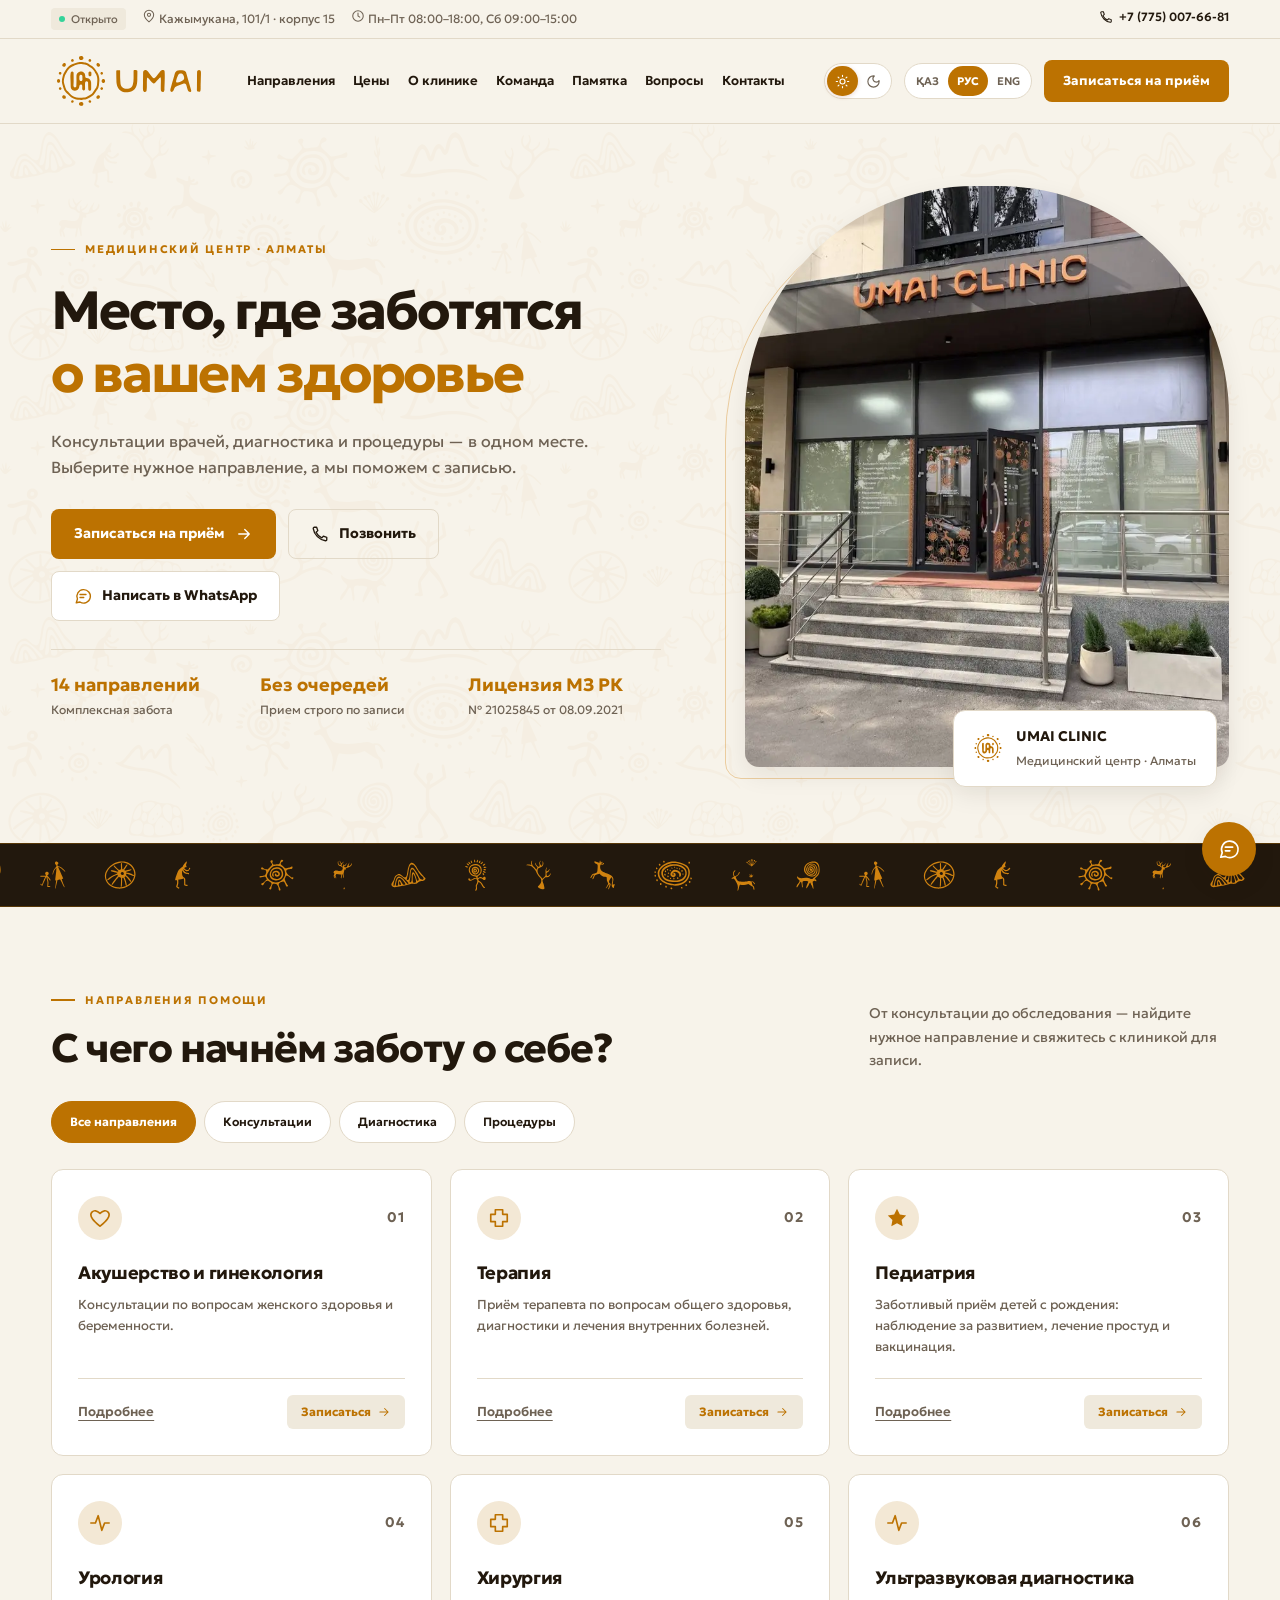
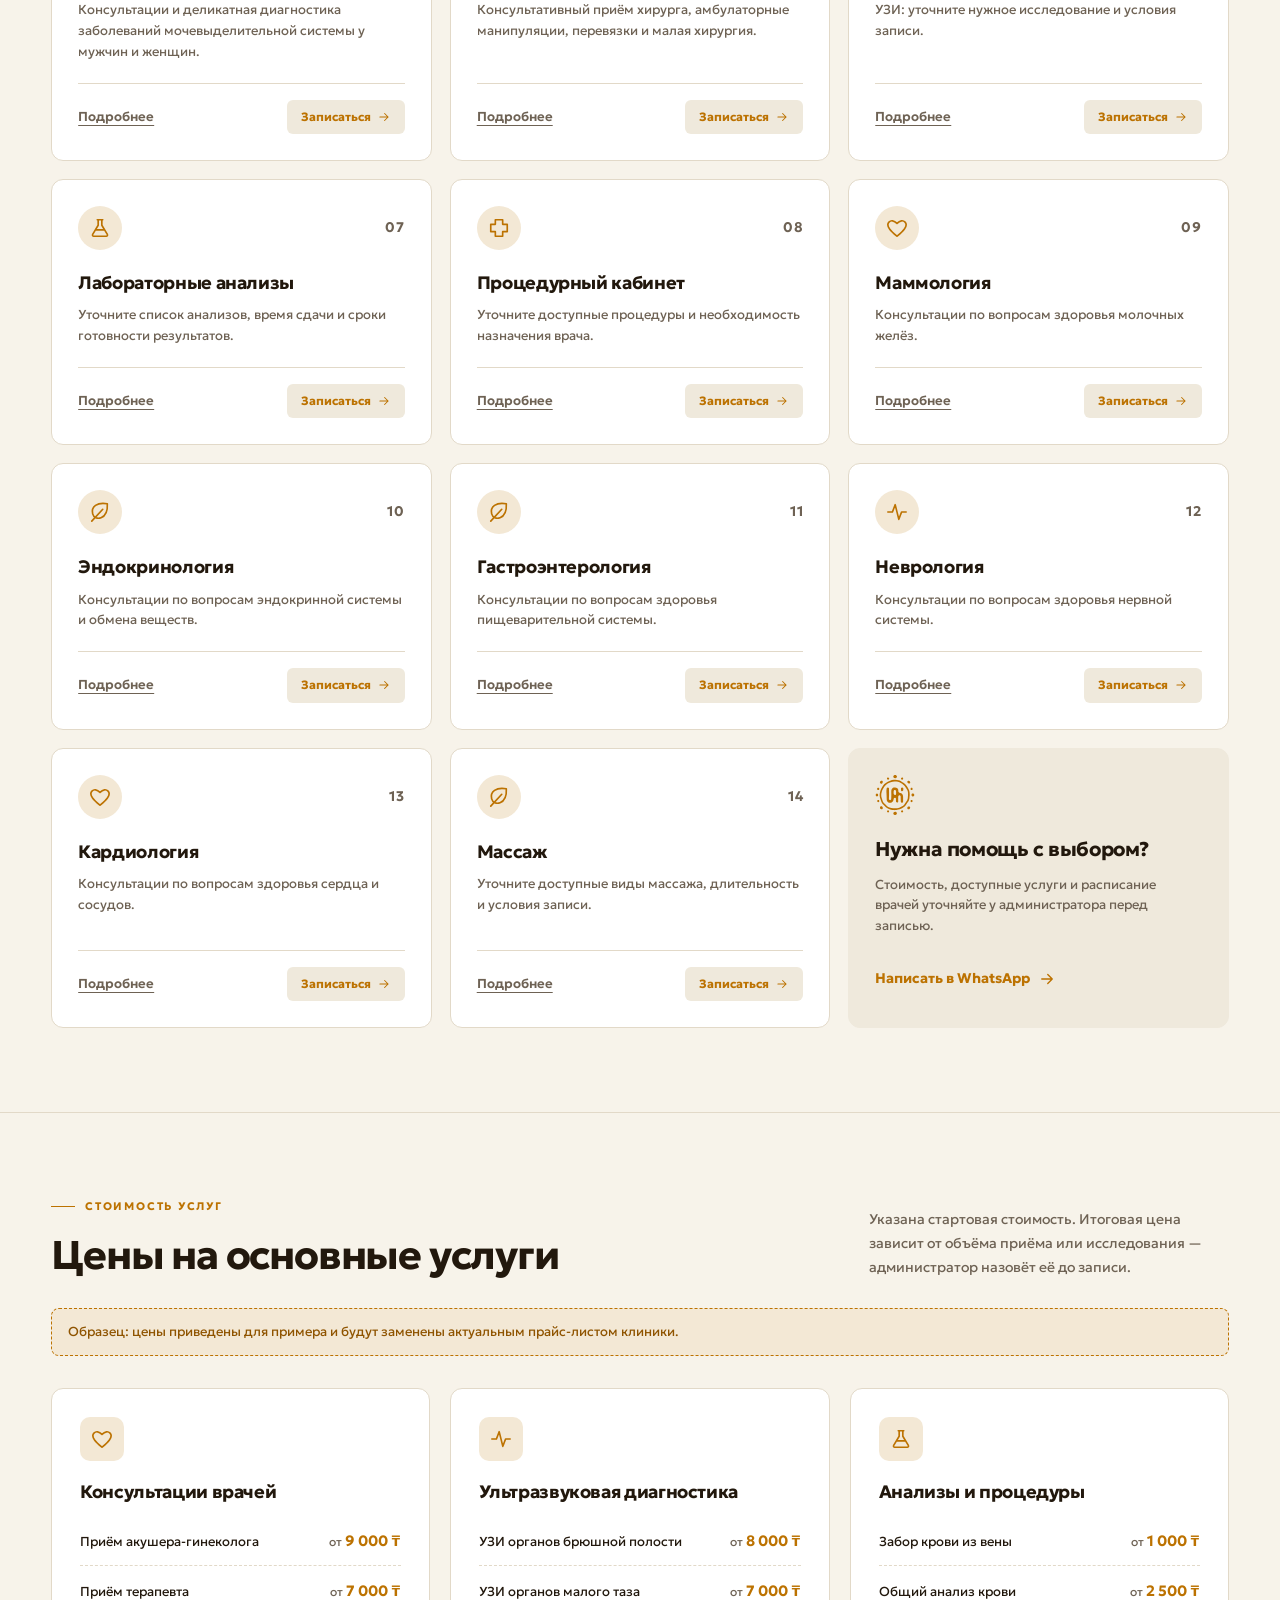
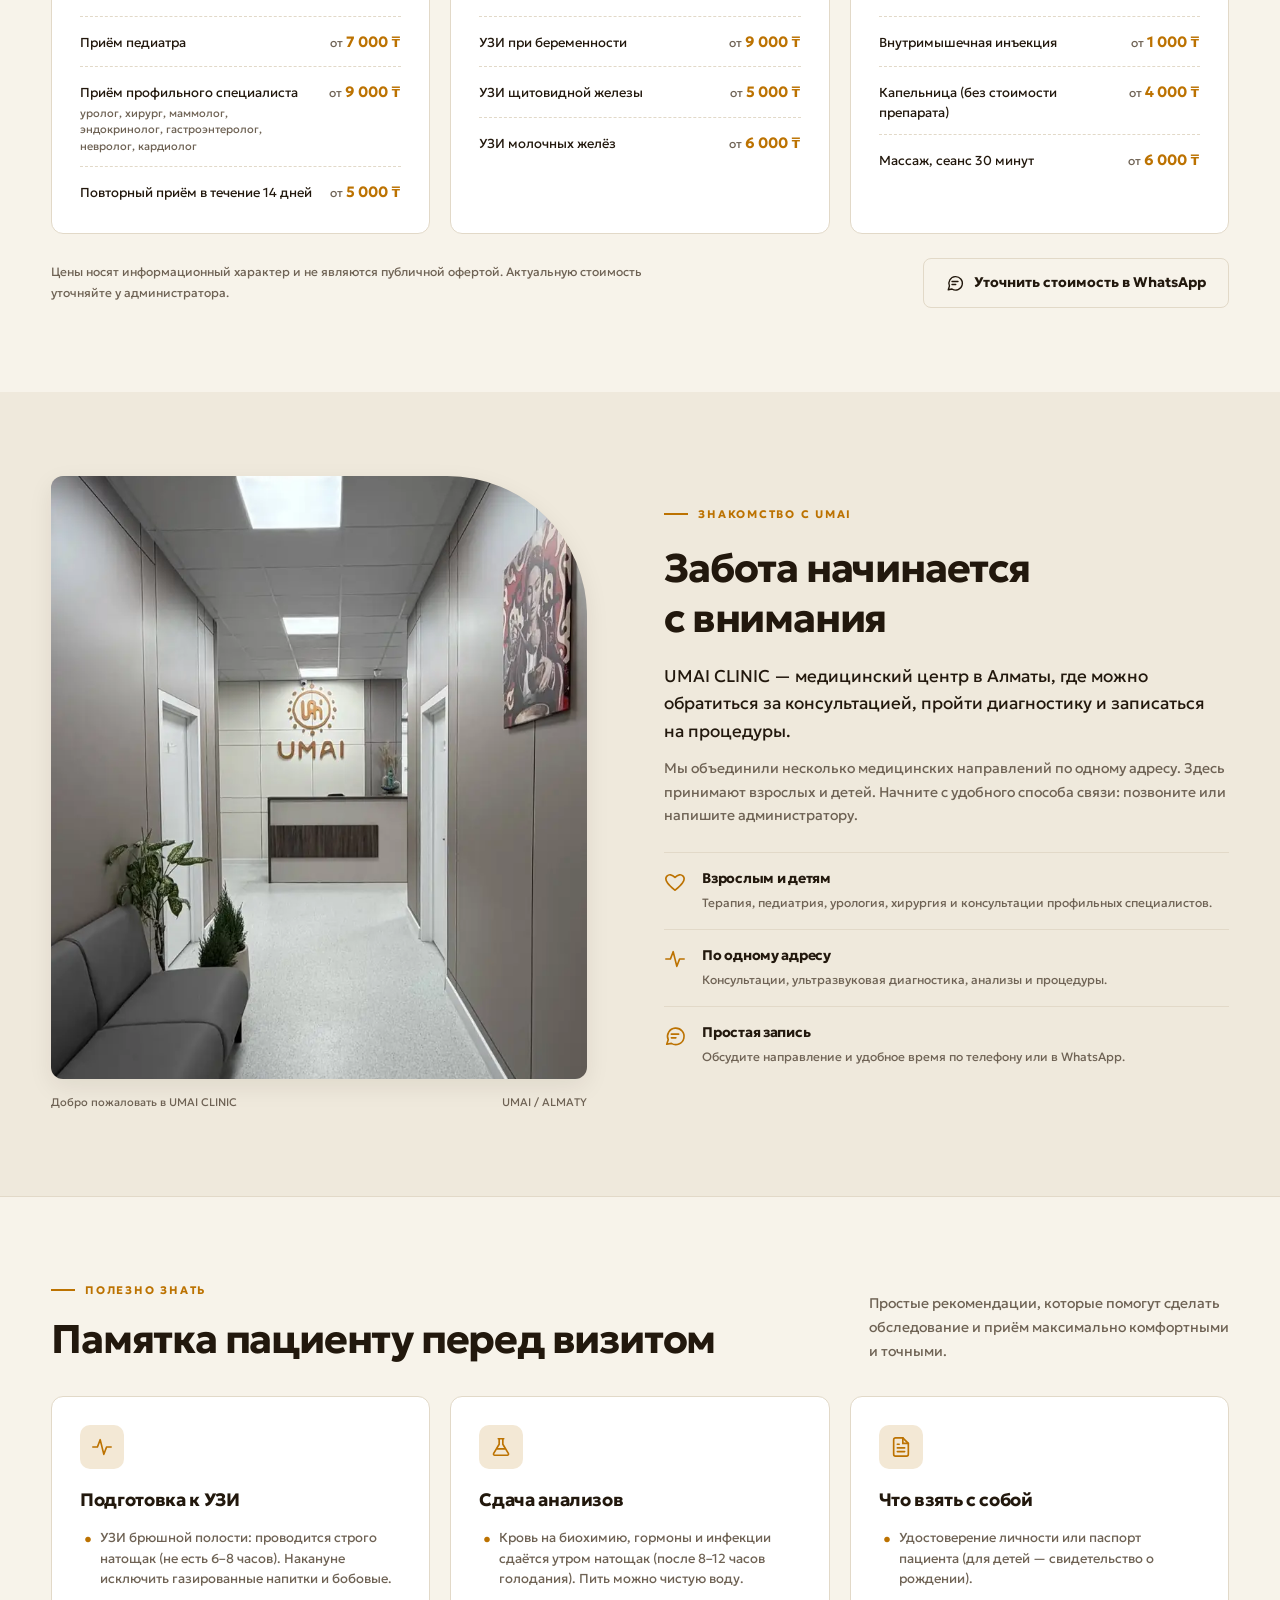
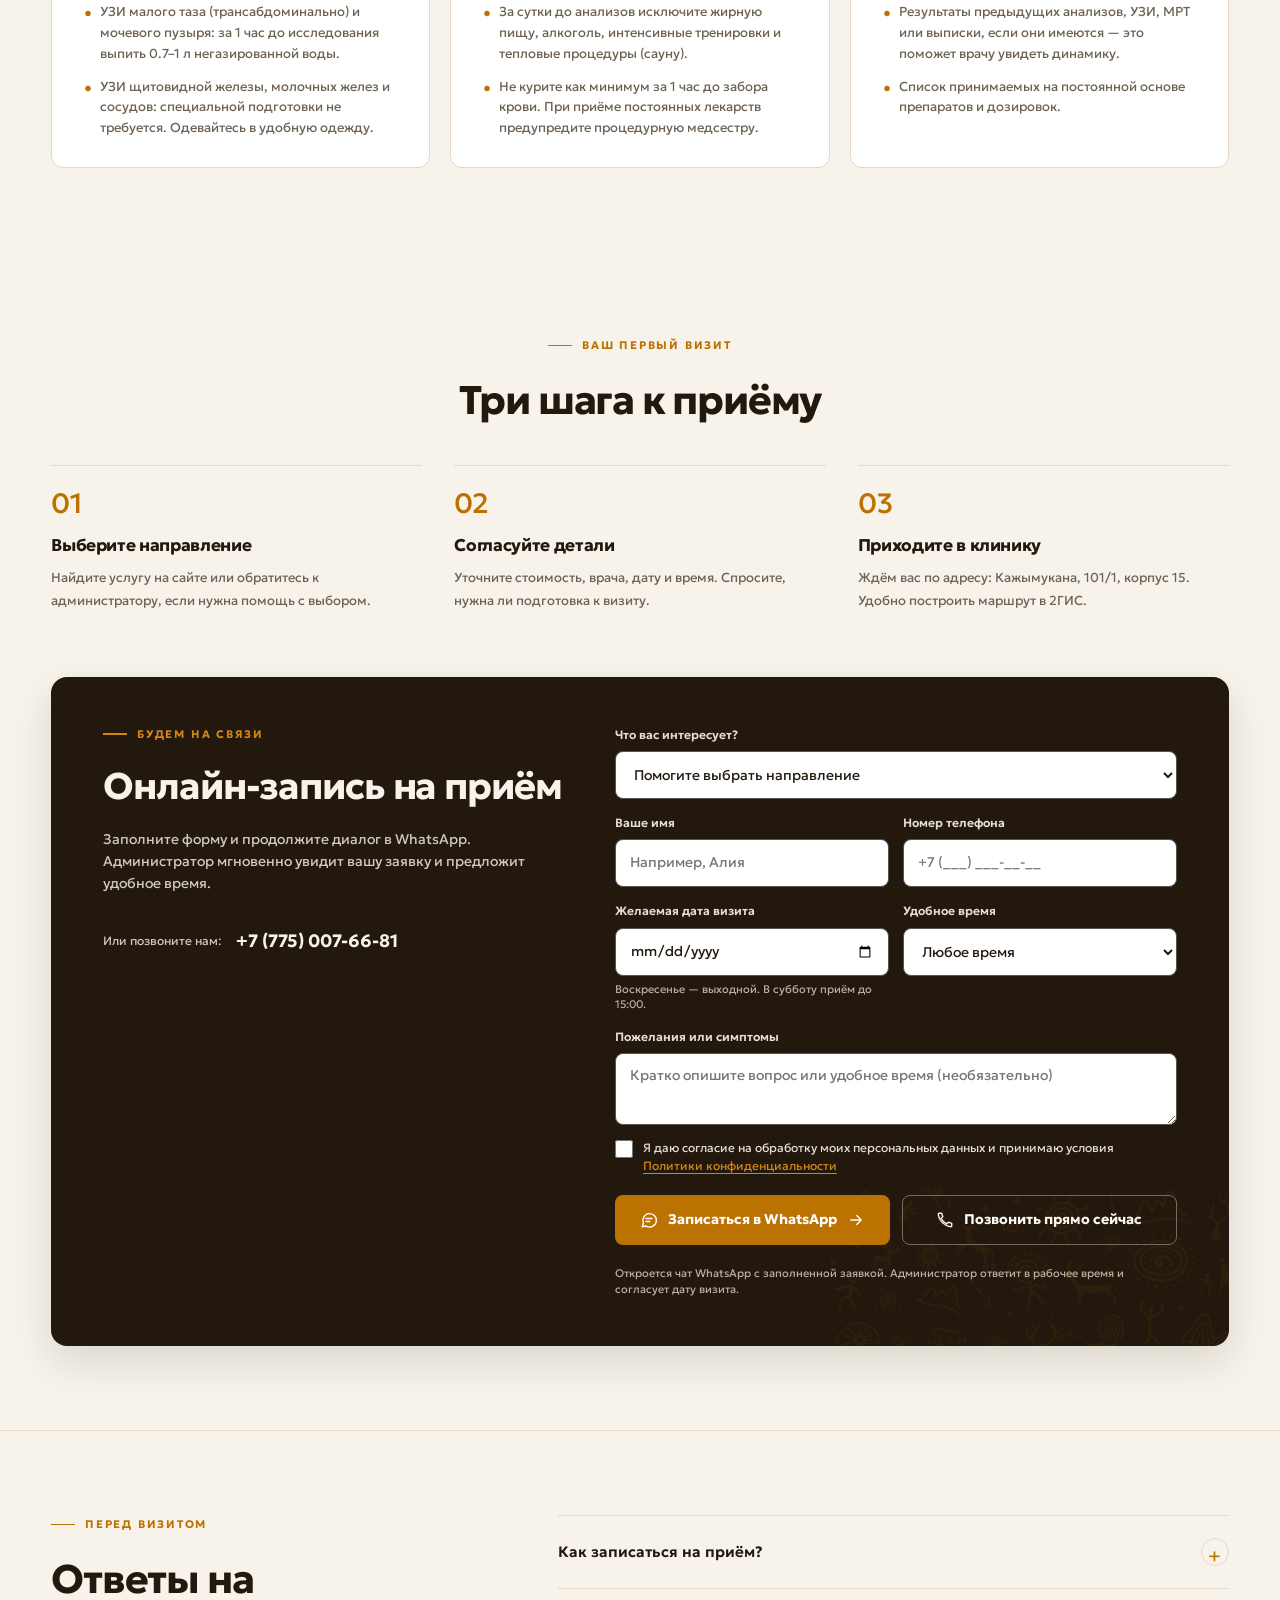
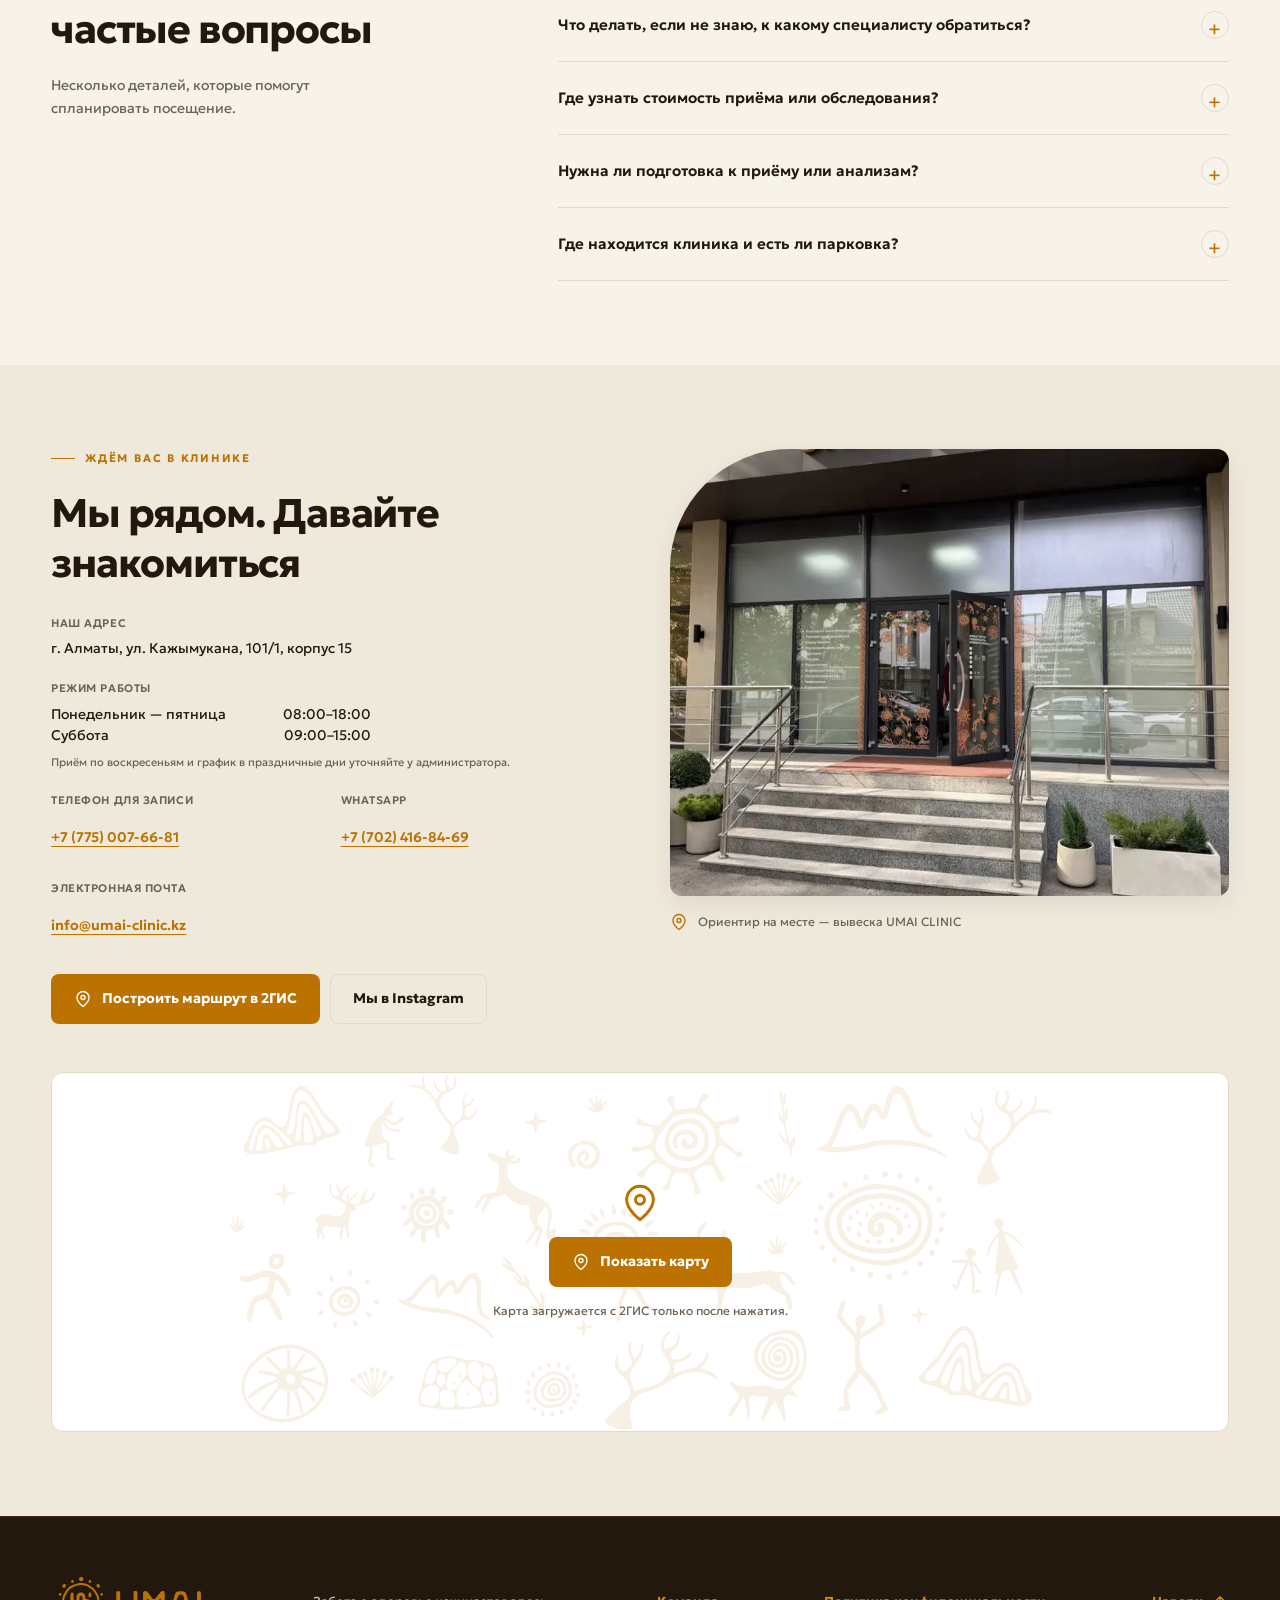
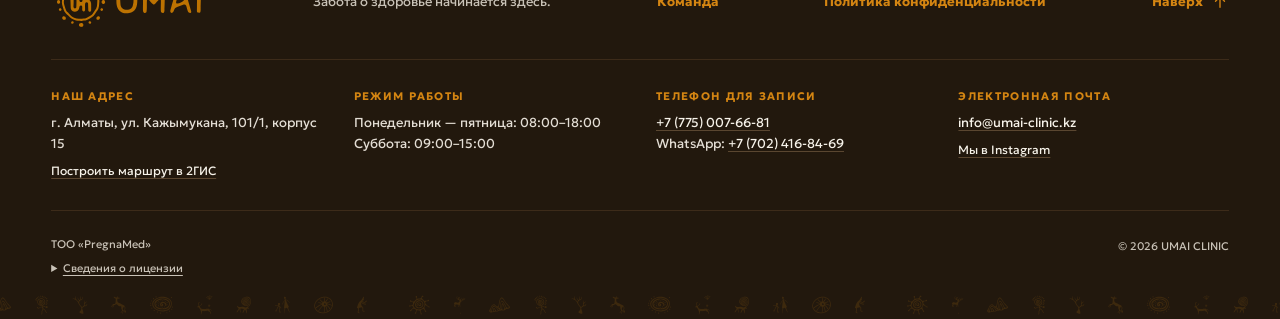
<file: clinic-site/index.html>
<!DOCTYPE html>
<html lang="ru" data-theme="light">
<head>
  <meta charset="utf-8">
  <script>document.documentElement.classList.add('js');</script>
  <meta name="viewport" content="width=device-width, initial-scale=1, viewport-fit=cover">
  <title>UMAI CLINIC — медицинский центр в Алматы</title>
  <meta name="description" content="UMAI CLINIC в Алматы: акушерство и гинекология, терапия, педиатрия, УЗИ, анализы и другие направления. Кажымукана, 101/1, корпус 15. Запись по телефону и в WhatsApp.">
  <meta name="theme-color" content="#F7F3EA" id="meta-theme-color">
  <link rel="icon" href="favicon.svg" type="image/svg+xml">
  <link rel="icon" href="favicon.ico" sizes="48x48">
  <link rel="apple-touch-icon" href="assets/img/icons/apple-touch-icon.png">
  <link rel="manifest" href="manifest.webmanifest">
  <link rel="canonical" href="https://umai-clinic.kz/">
  <meta property="og:type" content="website">
  <meta property="og:title" content="UMAI CLINIC — медицинский центр в Алматы">
  <meta property="og:description" content="UMAI CLINIC в Алматы: акушерство и гинекология, терапия, педиатрия, УЗИ, анализы и другие направления. Кажымукана, 101/1, корпус 15. Запись по телефону и в WhatsApp.">
  <meta property="og:url" content="https://umai-clinic.kz/">
  <meta property="og:locale" content="ru_RU">
  <meta property="og:image" content="https://umai-clinic.kz/assets/img/og.jpg">
  <meta property="og:image:width" content="1200">
  <meta property="og:image:height" content="630">
  <meta name="twitter:card" content="summary_large_image">
  <link rel="preload" href="assets/fonts/geologica-cyrillic.woff2" as="font" type="font/woff2" crossorigin>
  <link rel="stylesheet" href="fonts.css">
  <link rel="stylesheet" href="styles.css">
  <script src="content.js" defer></script>
  <script src="app.js" defer></script>
  <script type="application/ld+json">
  {
    "@context": "https://schema.org",
    "@type": "MedicalClinic",
    "@id": "https://umai-clinic.kz/#clinic",
    "name": "UMAI CLINIC",
    "legalName": "ТОО «PregnaMed»",
    "url": "https://umai-clinic.kz/",
    "logo": "https://umai-clinic.kz/assets/img/logo-horizontal.svg",
    "image": [
      "https://umai-clinic.kz/assets/img/facade.webp",
      "https://umai-clinic.kz/assets/img/hall.webp"
    ],
    "description": "UMAI CLINIC в Алматы: акушерство и гинекология, терапия, педиатрия, урология, хирургия, УЗИ, анализы и другие направления. Кажымукана, 101/1, корпус 15. Запись по телефону и в WhatsApp.",
    "telephone": "+77750076681",
    "email": "info@umai-clinic.kz",
    "address": {
      "@type": "PostalAddress",
      "streetAddress": "ул. Кажымукана, 101/1, корпус 15",
      "addressLocality": "Алматы",
      "postalCode": "050059",
      "addressCountry": "KZ"
    },
    "hasMap": "https://2gis.kz/almaty/firm/70000001118453662",
    "geo": {
      "@type": "GeoCoordinates",
      "latitude": 43.222045,
      "longitude": 76.949355
    },
    "openingHoursSpecification": [
      {
        "@type": "OpeningHoursSpecification",
        "dayOfWeek": [
          "Monday",
          "Tuesday",
          "Wednesday",
          "Thursday",
          "Friday"
        ],
        "opens": "08:00",
        "closes": "18:00"
      },
      {
        "@type": "OpeningHoursSpecification",
        "dayOfWeek": "Saturday",
        "opens": "09:00",
        "closes": "15:00"
      }
    ],
    "isAcceptingNewPatients": true,
    "currenciesAccepted": "KZT",
    "availableLanguage": [
      "ru",
      "kk",
      "en"
    ],
    "medicalSpecialty": [
      "Obstetric",
      "Gynecologic",
      "PrimaryCare",
      "Pediatric",
      "Urologic",
      "Surgical",
      "Radiography",
      "LaboratoryScience",
      "Endocrine",
      "Gastroenterologic",
      "Neurologic",
      "Cardiovascular",
      "Physiotherapy"
    ],
    "availableService": [
      {
        "@type": "MedicalProcedure",
        "name": "Акушерство и гинекология"
      },
      {
        "@type": "MedicalProcedure",
        "name": "Терапия"
      },
      {
        "@type": "MedicalProcedure",
        "name": "Педиатрия"
      },
      {
        "@type": "MedicalProcedure",
        "name": "Урология"
      },
      {
        "@type": "MedicalProcedure",
        "name": "Хирургия"
      },
      {
        "@type": "MedicalProcedure",
        "name": "Ультразвуковая диагностика"
      },
      {
        "@type": "MedicalProcedure",
        "name": "Лабораторные анализы"
      },
      {
        "@type": "MedicalProcedure",
        "name": "Процедурный кабинет"
      },
      {
        "@type": "MedicalProcedure",
        "name": "Маммология"
      },
      {
        "@type": "MedicalProcedure",
        "name": "Эндокринология"
      },
      {
        "@type": "MedicalProcedure",
        "name": "Гастроэнтерология"
      },
      {
        "@type": "MedicalProcedure",
        "name": "Неврология"
      },
      {
        "@type": "MedicalProcedure",
        "name": "Кардиология"
      },
      {
        "@type": "MedicalProcedure",
        "name": "Массаж"
      }
    ],
    "sameAs": [
      "https://www.instagram.com/umai.clinic.almaty/",
      "https://2gis.kz/almaty/firm/70000001118453662"
    ]
  }
  </script>
  <script type="application/ld+json">
  {
    "@context": "https://schema.org",
    "@type": "FAQPage",
    "mainEntity": [
      {
        "@type": "Question",
        "name": "Как записаться на приём?",
        "acceptedAnswer": {
          "@type": "Answer",
          "text": "Позвоните по номеру +7 (775) 007-66-81 или напишите в WhatsApp: +7 (702) 416-84-69. Сообщите нужное направление и удобное время. Запись считается согласованной после подтверждения администратора."
        }
      },
      {
        "@type": "Question",
        "name": "Что делать, если не знаю, к какому специалисту обратиться?",
        "acceptedAnswer": {
          "@type": "Answer",
          "text": "Свяжитесь с администратором и кратко опишите, с каким вопросом хотите обратиться. Вам помогут сориентироваться в направлениях клиники и уточнить порядок записи."
        }
      },
      {
        "@type": "Question",
        "name": "Где узнать стоимость приёма или обследования?",
        "acceptedAnswer": {
          "@type": "Answer",
          "text": "Стартовые цены на основные услуги собраны в разделе «Цены» на этой странице. Точную стоимость и состав приёма администратор подтвердит по телефону или в WhatsApp до записи."
        }
      },
      {
        "@type": "Question",
        "name": "Нужна ли подготовка к приёму или анализам?",
        "acceptedAnswer": {
          "@type": "Answer",
          "text": "Это зависит от выбранной услуги. В разделе «Памятка пациенту» на нашем сайте собраны основные правила. При записи администратор также подробно проинструктирует вас."
        }
      },
      {
        "@type": "Question",
        "name": "Где находится клиника и есть ли парковка?",
        "acceptedAnswer": {
          "@type": "Answer",
          "text": "UMAI CLINIC находится в Алматы, на улице Кажымукана, 101/1, корпус 15 (ЖК Elite Life). Возле здания есть удобные парковочные места, а вход отмечен нашей вывеской."
        }
      }
    ]
  }
  </script>
</head>
<body id="top">
  <a class="skip" href="#main" data-i18n="skip">Перейти к содержимому</a>

  <!-- Petroglyph Symbols & Icons Defs -->
  <svg width="0" height="0" style="position:absolute" aria-hidden="true">
    <defs>
      <symbol id="sun" viewBox="0 0 345.39 357.99">
        <path fill="currentColor" d="M297.49,224.97C301.53,214.92 302.17,204.23 302.80,193.61C304.00,182.46 305.63,171.35 303.61,160.07C301.82,143.74 297.99,130.07 288.52,116.46C285.25,111.52 282.28,106.43 279.31,101.31C272.23,89.78 262.83,79.93 252.06,71.84C246.88,68.11 241.12,65.37 235.76,61.95C215.82,48.59 213.60,48.30 190.00,45.21C180.99,43.41 171.87,42.21 162.66,43.01C150.91,43.39 140.13,47.05 129.38,51.25C122.42,53.92 114.88,56.10 108.03,59.70C93.89,67.35 79.83,76.49 69.93,89.43C65.49,95.33 61.92,101.83 58.13,108.15C51.02,119.69 43.79,131.49 40.87,144.95C32.61,174.19 32.96,189.26 43.04,217.92C46.76,228.44 48.91,239.65 54.44,249.43C57.10,253.84 60.69,257.57 64.45,261.04C69.39,265.44 74.21,269.69 78.49,274.67C85.13,282.35 92.76,289.18 101.20,294.85C111.77,302.71 124.03,307.98 136.90,310.66C145.12,312.22 153.56,312.84 161.71,314.00C166.48,314.60 171.31,314.81 176.02,314.21L176.19,314.21C181.59,313.45 186.55,312.36 192.07,311.63C199.63,310.74 207.36,309.59 214.74,307.05C222.22,304.42 228.97,300.34 235.96,296.72C244.86,292.09 254.44,286.84 261.74,279.44C268.49,273.15 272.40,264.51 277.47,257.06C281.04,252.01 285.20,247.42 288.70,242.31C292.39,237.11 295.25,231.16 297.49,224.99L297.49,224.97ZM281.60,226.25C277.03,235.93 269.10,243.26 263.34,252.29C259.02,259.46 254.63,266.64 248.23,272.17C244.74,275.22 240.66,277.51 236.58,279.68C227.98,284.02 219.90,288.89 211.18,292.76C205.10,295.36 198.44,296.29 191.92,297.03C180.33,298.30 168.73,298.89 157.32,298.37L157.13,298.37C145.48,297.81 133.81,296.16 123.10,291.17C108.15,284.25 95.86,273.03 85.18,260.74C78.05,253.15 69.18,247.72 65.02,238.38C61.24,229.77 59.08,220.62 55.90,211.74C53.45,204.53 51.28,197.15 50.03,189.63C47.59,176.82 50.56,164.09 53.80,151.49C55.00,146.92 56.20,142.30 57.95,137.92C61.04,130.24 65.75,123.23 70.04,115.89C76.21,105.00 82.80,94.10 92.92,86.41C101.90,79.50 111.59,73.08 122.14,69.23C125.91,67.86 129.77,66.64 133.54,65.25C152.02,58.05 165.06,55.03 185.00,59.06C194.25,60.92 204.13,61.09 212.80,64.92C218.57,67.55 223.66,71.42 229.07,74.70C234.27,77.93 239.69,80.60 244.32,84.17C251.98,89.89 258.58,96.80 264.21,104.57C267.97,109.70 270.86,115.44 274.39,120.83C277.81,126.14 281.29,131.46 283.81,137.27C287.59,146.07 289.17,156.10 289.61,165.74C289.93,175.00 288.45,183.91 288.28,193.30C288.29,204.59 286.69,216.03 281.57,226.22L281.60,226.25Z M159.24,20.36C159.77,22.06 160.65,23.59 162.09,24.75C164.92,27.03 169.24,28.71 173.42,28.71C174.65,28.71 175.84,28.51 177.00,28.19C179.95,27.62 182.73,26.39 184.76,24.76C185.57,24.11 186.23,23.34 186.77,22.48C187.51,21.56 188.13,20.52 188.63,19.43C189.58,17.75 190.18,15.92 190.18,14.05C190.18,12.51 189.67,11.14 188.84,9.88C188.67,9.54 188.48,9.21 188.28,8.88C187.93,8.32 187.64,7.74 187.39,7.14C186.81,5.71 185.95,4.42 184.69,3.40C181.85,1.12 177.59,0.00 173.41,0.00C171.52,0.00 169.73,0.39 168.07,1.02C167.66,1.11 167.27,1.19 166.88,1.30C165.06,1.66 163.40,2.28 162.07,3.36C159.52,5.41 158.16,8.63 157.75,11.92C157.60,12.61 157.49,13.32 157.49,14.06C157.49,15.87 157.94,17.54 158.70,19.08C158.91,19.50 159.08,19.92 159.22,20.37L159.24,20.36Z M59.57,72.71C62.36,69.93 63.67,66.40 63.67,62.99C63.99,59.59 63.01,56.27 60.64,53.89C57.31,50.56 52.26,50.13 47.69,52.10C45.85,52.84 44.06,54.01 42.47,55.60C37.06,61.02 35.80,69.41 40.48,74.08C45.16,78.77 54.17,78.14 59.57,72.73L59.57,72.71Z M114.34,41.09C119.27,39.09 122.10,33.06 120.10,28.12C118.10,23.18 111.78,20.55 106.85,22.55C101.91,24.55 99.75,30.63 101.73,35.56C103.73,40.50 109.41,43.09 114.34,41.09Z M22.80,134.09C28.12,134.09 32.06,129.60 32.06,124.27C32.06,118.94 28.11,115.06 22.80,115.06C17.49,115.06 12.71,118.94 12.71,124.27C12.71,129.60 17.47,134.09 22.80,134.09Z M286.32,54.01C284.37,55.96 283.39,58.51 283.29,61.20C282.98,65.02 284.42,69.16 287.62,72.36C289.94,74.68 292.71,76.03 295.49,76.45C299.44,77.44 303.47,76.71 306.24,73.94C310.92,69.26 309.97,60.82 304.56,55.40C299.16,49.99 290.99,49.32 286.32,54.01Z M232.45,41.22C237.39,43.22 243.16,40.52 245.16,35.58C247.16,30.64 244.82,24.82 239.89,22.83C234.95,20.83 229.07,23.32 227.07,28.26C225.07,33.20 227.52,39.22 232.45,41.22Z M321.23,134.16C326.55,134.16 330.44,129.60 330.44,124.27C330.44,118.94 326.55,114.79 321.23,114.79C315.90,114.79 312.04,118.94 312.04,124.27C312.04,129.60 315.90,134.16 321.23,134.16Z M339.72,167.09C337.71,165.55 335.33,164.63 332.84,164.63C331.60,164.63 330.41,164.85 329.28,165.27C328.47,165.57 327.70,165.96 326.97,166.44C322.99,168.83 320.07,173.49 320.07,178.76C320.07,184.04 322.90,188.65 326.79,191.14C328.56,192.44 330.63,193.21 332.84,193.21C337.89,193.21 342.51,189.25 344.43,183.97C345.04,182.36 345.39,180.59 345.39,178.75C345.39,173.96 343.07,169.64 339.72,167.07L339.72,167.09Z M232.69,316.89C227.75,318.89 225.43,324.21 227.43,329.15C229.43,334.09 234.77,336.23 239.71,334.23C244.64,332.23 246.89,327.01 244.89,322.08C242.89,317.15 237.62,314.89 232.69,316.89Z M321.23,223.46C315.90,223.46 311.69,227.94 311.69,233.27C311.69,238.60 315.90,242.84 321.23,242.84C326.55,242.84 330.55,238.60 330.55,233.27C330.55,227.94 326.55,223.46 321.23,223.46Z M287.58,285.14C282.17,290.55 281.16,299.34 285.83,304.02C290.52,308.71 298.92,307.33 304.33,301.91C309.74,296.50 310.15,289.05 305.47,284.37C300.79,279.68 292.98,279.72 287.57,285.14L287.58,285.14Z M114.11,316.99C109.18,314.99 104.13,317.22 102.15,322.15C100.15,327.09 102.15,332.40 107.08,334.38C112.02,336.38 117.26,334.02 119.26,329.08C121.26,324.14 119.05,318.99 114.11,316.99Z M22.80,223.83C17.47,223.83 13.45,227.94 13.45,233.27C13.45,238.60 17.49,242.78 22.80,242.78C28.11,242.78 32.53,238.59 32.53,233.27C32.53,227.95 28.11,223.83 22.80,223.83Z M187.39,336.52C186.81,335.11 185.96,333.84 184.72,332.84C183.68,332.01 182.44,331.40 181.08,330.97C179.99,330.62 178.92,330.26 177.85,329.84C176.46,329.30 174.97,328.96 173.41,328.96C169.23,328.96 165.55,331.31 162.73,333.59C159.61,336.09 157.67,339.52 157.67,343.49C157.67,346.09 158.61,348.36 160.12,350.32C160.76,351.44 161.63,352.46 162.74,353.37C163.61,354.07 164.56,354.66 165.57,355.15C167.85,356.70 170.46,357.99 173.41,357.99C175.11,357.99 176.71,357.57 178.20,356.91C179.10,356.52 179.99,356.13 180.92,355.80C182.24,355.34 183.46,354.71 184.49,353.87C185.77,352.85 186.66,351.59 187.29,350.18C187.58,349.52 187.89,348.88 188.23,348.25C189.01,346.79 189.48,345.21 189.48,343.48C189.48,341.74 189.06,340.25 188.37,338.80C188.00,338.05 187.69,337.28 187.39,336.50L187.39,336.52Z M22.56,178.78C22.56,171.12 17.79,164.66 11.17,164.66C4.54,164.66 0.00,171.11 0.00,178.78C0.00,186.44 4.56,191.89 11.17,191.89C17.78,191.89 22.56,186.44 22.56,178.78Z M59.36,285.04C54.71,280.38 47.82,279.39 43.00,282.16C42.21,282.59 41.47,283.13 40.79,283.81C40.16,284.44 39.64,285.12 39.21,285.86C36.26,290.76 37.00,297.99 41.70,302.71C44.62,305.63 48.35,306.85 51.90,306.63C55.14,306.92 58.29,305.97 60.61,303.66C62.93,301.35 63.85,298.08 63.45,294.80C63.50,291.42 62.19,287.89 59.35,285.05L59.36,285.04Z M245.23,197.78C246.11,186.75 242.75,177.52 237.34,170.27C231.92,162.99 224.14,159.13 212.67,158.08C212.02,158.08 212.30,157.87 212.20,157.86C195.44,154.47 210.09,135.15 193.99,119.57C185.32,110.84 172.73,109.67 162.31,112.74C151.93,115.80 142.80,123.79 140.23,135.85C139.02,144.93 139.92,158.83 140.06,173.36C140.20,186.33 139.15,199.82 138.86,210.90C139.08,215.43 138.94,219.43 135.56,222.54C131.67,226.16 124.99,225.62 121.59,221.59C119.58,219.34 118.27,216.10 118.41,213.31C118.24,208.37 119.36,196.08 119.47,181.85C119.54,171.70 119.44,160.55 119.43,150.39C119.41,136.19 119.58,123.58 118.94,118.62C115.68,108.74 101.52,109.21 98.42,119.50C97.80,125.20 95.87,136.83 95.92,150.67C95.94,160.55 97.29,171.46 97.36,181.99C97.44,193.54 98.40,204.66 98.24,213.36C97.40,227.42 102.95,239.94 113.15,245.64C123.43,251.36 137.25,249.95 148.54,241.11C154.43,236.35 158.48,229.49 159.68,221.77C160.45,217.35 160.86,212.91 162.79,209.12C167.55,199.90 179.94,202.85 181.17,212.65C181.80,219.04 180.87,227.31 181.03,233.58C180.32,240.64 184.96,247.65 193.08,246.80C199.44,246.24 202.18,240.69 201.66,235.01C201.66,228.67 201.28,209.77 201.28,199.44C201.46,195.20 201.76,191.63 202.97,187.73C205.21,179.98 215.82,177.73 220.88,184.69C224.44,189.59 223.24,193.70 223.48,199.23C223.48,209.96 224.57,228.35 224.57,234.85C224.01,240.76 227.04,248.23 233.65,248.55C238.87,249.01 244.07,244.37 245.16,239.44C246.15,227.48 244.89,210.42 245.20,197.75L245.23,197.78ZM182.69,170.51C182.03,181.08 167.15,183.11 162.69,173.05C161.15,169.67 160.38,166.88 160.31,162.15C160.35,156.54 160.63,150.46 160.82,145.00C161.28,132.59 177.98,129.54 181.73,141.63C182.71,144.65 182.23,149.97 182.34,154.19C182.26,158.98 182.93,166.84 182.71,170.52L182.69,170.51Z M246.84,135.28C247.13,132.82 247.14,129.71 247.17,126.77C247.17,123.27 247.34,120.01 245.95,117.08C244.36,113.52 241.33,111.20 236.70,110.89C232.77,110.63 228.75,113.56 227.20,117.19C225.11,122.48 226.36,125.44 226.33,134.54C226.29,148.54 245.24,149.31 246.84,135.28Z"/>
      </symbol>
      <symbol id="deer" viewBox="0 0 62 50">
        <g fill="none" stroke="currentColor" stroke-width="2.6" stroke-linecap="round" stroke-linejoin="round">
          <path d="M12 26 L7 22"/>
          <path d="M16 31 L14 45 M21 32 L22 45 M40 32 L38 45 M45 30 L48 45"/>
          <path d="M51 15 L46 4 M48.5 9 L42 7.5 M51 15 L57 4 M54.5 8.5 L60 8"/>
        </g>
        <path fill="currentColor" d="M12 24 C20 19.5 37 19.5 45 23 L50 13 L55.5 12.5 L55 17.5 L50.5 18.5 L48 29 C40 33.5 22 33.5 14 31 C11 29.5 10.5 26 12 24 Z"/>
      </symbol>
      <symbol id="man" viewBox="0 0 40 48">
        <circle cx="20" cy="7" r="4.4" fill="currentColor"/>
        <g fill="none" stroke="currentColor" stroke-width="2.6" stroke-linecap="round" stroke-linejoin="round">
          <path d="M20 12 V30 M7 8 L11 18 L20 15.5 L29 18 L33 8 M20 30 L12 44 M20 30 L28 44"/>
        </g>
      </symbol>
      <symbol id="i-arrow" viewBox="0 0 24 24"><path d="M5 12h14m-6-6 6 6-6 6" fill="none" stroke="currentColor" stroke-width="1.8" stroke-linecap="round" stroke-linejoin="round"/></symbol>
      <symbol id="i-up" viewBox="0 0 24 24"><path d="M12 19V5m-6 6 6-6 6 6" fill="none" stroke="currentColor" stroke-width="1.8" stroke-linecap="round" stroke-linejoin="round"/></symbol>
      <symbol id="i-phone" viewBox="0 0 24 24"><path d="M21 16.5v3a1.5 1.5 0 0 1-1.7 1.5A19.5 19.5 0 0 1 3 4.7 1.5 1.5 0 0 1 4.5 3h3l1.6 4.5-2.3 2.1a16 16 0 0 0 7.6 7.6l2.1-2.3Z" fill="none" stroke="currentColor" stroke-width="1.8" stroke-linecap="round" stroke-linejoin="round"/></symbol>
      <symbol id="i-chat" viewBox="0 0 24 24"><path d="m3 21 1.6-5A9 9 0 1 1 8 20Z" fill="none" stroke="currentColor" stroke-width="1.8" stroke-linecap="round" stroke-linejoin="round"/><path d="M8 10h8m-8 4h5" fill="none" stroke="currentColor" stroke-width="1.8" stroke-linecap="round"/></symbol>
      <symbol id="i-pin" viewBox="0 0 24 24"><path d="M20 10c0 6-8 12-8 12S4 16 4 10a8 8 0 1 1 16 0Z" fill="none" stroke="currentColor" stroke-width="1.8"/><circle cx="12" cy="10" r="2.7" fill="none" stroke="currentColor" stroke-width="1.8"/></symbol>
      <symbol id="i-clock" viewBox="0 0 24 24"><circle cx="12" cy="12" r="9" fill="none" stroke="currentColor" stroke-width="1.8"/><path d="M12 7v5l3 2" fill="none" stroke="currentColor" stroke-width="1.8" stroke-linecap="round"/></symbol>
      <symbol id="i-check" viewBox="0 0 24 24"><path d="m4 12 5 5L20 7" fill="none" stroke="currentColor" stroke-width="2" stroke-linecap="round" stroke-linejoin="round"/></symbol>
      <symbol id="i-heart" viewBox="0 0 24 24"><path d="M20.8 5.6c-2.2-2.3-5.5-2-8.8 1.4-3.3-3.4-6.6-3.7-8.8-1.4C-1 10 6.8 16.5 12 21c5.2-4.5 13-11 8.8-15.4Z" fill="none" stroke="currentColor" stroke-width="1.8" stroke-linejoin="round"/></symbol>
      <symbol id="i-cross" viewBox="0 0 24 24"><path d="M8 3h8v5h5v8h-5v5H8v-5H3V8h5Z" fill="none" stroke="currentColor" stroke-width="1.8" stroke-linejoin="round"/></symbol>
      <symbol id="i-pulse" viewBox="0 0 24 24"><path d="M2 12h5l3-8 4 16 3-8h5" fill="none" stroke="currentColor" stroke-width="1.8" stroke-linecap="round" stroke-linejoin="round"/></symbol>
      <symbol id="i-lab" viewBox="0 0 24 24"><path d="M9 3h6m-5 0v6L4 19a1.3 1.3 0 0 0 1.2 2h13.6a1.3 1.3 0 0 0 1.2-2L14 9V3M7 14h10" fill="none" stroke="currentColor" stroke-width="1.8" stroke-linecap="round" stroke-linejoin="round"/></symbol>
      <symbol id="i-leaf" viewBox="0 0 24 24"><path d="M20 3C9 1 2 6 4 14s17 7 16-11ZM3 22 15 9" fill="none" stroke="currentColor" stroke-width="1.8" stroke-linecap="round" stroke-linejoin="round"/></symbol>
      <symbol id="i-menu" viewBox="0 0 24 24"><path d="M4 7h16M4 12h16M4 17h16" fill="none" stroke="currentColor" stroke-width="1.8" stroke-linecap="round"/></symbol>
      <symbol id="i-close" viewBox="0 0 24 24"><path d="m6 6 12 12M6 18 18 6" fill="none" stroke="currentColor" stroke-width="1.8" stroke-linecap="round"/></symbol>
      <symbol id="i-sun" viewBox="0 0 24 24"><circle cx="12" cy="12" r="4" fill="none" stroke="currentColor" stroke-width="1.8"/><path d="M12 2v2m0 16v2M4.93 4.93l1.41 1.41m11.32 11.32 1.41 1.41M2 12h2m16 0h2M6.34 17.66l-1.41 1.41m14.14-14.14-1.41 1.41" fill="none" stroke="currentColor" stroke-width="1.8" stroke-linecap="round"/></symbol>
      <symbol id="i-moon" viewBox="0 0 24 24"><path d="M12 3a9 9 0 1 0 9 9c0-.46-.04-.92-.1-1.36a5.39 5.39 0 0 1-4.4 2.26 5.4 5.4 0 0 1-3.14-9.8c-.44-.06-.9-.1-1.36-.1Z" fill="none" stroke="currentColor" stroke-width="1.8" stroke-linecap="round" stroke-linejoin="round"/></symbol>
      <symbol id="i-star" viewBox="0 0 24 24"><path d="m12 2 3.09 6.26L22 9.27l-5 4.87 1.18 6.88L12 17.77l-6.18 3.25L7 14.14 2 9.27l6.91-1.01L12 2Z" fill="currentColor"/></symbol>
      <symbol id="i-search" viewBox="0 0 24 24"><circle cx="11" cy="11" r="7" fill="none" stroke="currentColor" stroke-width="1.8"/><path d="m21 21-4.35-4.35" fill="none" stroke="currentColor" stroke-width="1.8" stroke-linecap="round"/></symbol>
      <symbol id="i-doc" viewBox="0 0 24 24"><path d="M14 2H6a2 2 0 0 0-2 2v16a2 2 0 0 0 2 2h12a2 2 0 0 0 2-2V8z" fill="none" stroke="currentColor" stroke-width="1.8"/><path d="M14 2v6h6M16 13H8M16 17H8M10 9H8" fill="none" stroke="currentColor" stroke-width="1.8" stroke-linecap="round"/></symbol>
      <symbol id="i-car" viewBox="0 0 24 24"><path d="M19 17h2c.6 0 1-.4 1-1v-3c0-.9-.7-1.7-1.5-1.9C18.7 10.6 16 10 16 10s-1.3-1.4-2.2-2.3c-.5-.4-1.1-.7-1.8-.7H5c-.6 0-1.1.4-1.4.9l-1.5 2.5C2 10.6 2 11 2 11.4V16c0 .6.4 1 1 1h2" fill="none" stroke="currentColor" stroke-width="1.8" stroke-linecap="round"/><circle cx="7" cy="17" r="2" fill="none" stroke="currentColor" stroke-width="1.8"/><circle cx="17" cy="17" r="2" fill="none" stroke="currentColor" stroke-width="1.8"/></symbol>
      <symbol id="i-bus" viewBox="0 0 24 24"><rect width="16" height="16" x="4" y="3" rx="2" fill="none" stroke="currentColor" stroke-width="1.8"/><path d="M4 11h16M8 15h.01M16 15h.01M6 19v2M18 19v2" fill="none" stroke="currentColor" stroke-width="1.8" stroke-linecap="round"/></symbol>
    </defs>
  </svg>

  <!-- Topline -->
  <div class="topline">
    <div class="wrap">
      <div class="topline-left">
        <span class="topline-badge" id="topline-status">Открыто</span>
        <span><svg class="icon" style="width:14px;height:14px;display:inline" aria-hidden="true"><use href="#i-pin"/></svg> <span data-i18n="heroLocation">Кажымукана, 101/1 · корпус 15</span></span>
        <span><svg class="icon" style="width:14px;height:14px;display:inline" aria-hidden="true"><use href="#i-clock"/></svg> <span data-i18n="toplineSchedule">Пн–Пт 08:00–18:00, Сб 09:00–15:00</span></span>
      </div>
      <div>
        <a href="tel:+77750076681"><svg class="icon" style="width:14px;height:14px" aria-hidden="true"><use href="#i-phone"/></svg> +7 (775) 007-66-81</a>
      </div>
    </div>
  </div>

  <!-- Header -->
  <header class="site-header">
    <div class="wrap header-row">
      <a class="brand" href="#top" aria-label="UMAI CLINIC">
        <img class="brand-logo" src="assets/img/logo-horizontal.svg" alt="UMAI CLINIC" width="144" height="50">
      </a>

      <nav class="site-nav" id="site-nav" aria-label="Основная навигация" data-i18n-aria="navLabel">
        <a href="#services" data-i18n="navServices">Направления</a>
        <a href="#prices" data-i18n="navPrices">Цены</a>
        <a href="#about" data-i18n="navAbout">О клинике</a>
        <a href="team.html" data-i18n="navTeam">Команда</a>
        <a href="#guide" data-i18n="navGuide">Памятка</a>
        <a href="#faq" data-i18n="navFaq">Вопросы</a>
        <a href="#contacts" data-i18n="navContacts">Контакты</a>
        <div class="nav-theme-row">
          <span data-i18n="themeLabel">Тема оформления:</span>
          <div class="theme-switch" role="group" aria-label="Тема оформления" data-i18n-aria="themeLabel">
            <button type="button" class="theme-btn" data-set-theme="light" aria-pressed="true" data-i18n-aria="themeLightFull">
              <svg class="icon" aria-hidden="true"><use href="#i-sun"/></svg>
              <span class="theme-btn-text" data-i18n="themeLight">Светлая</span>
            </button>
            <button type="button" class="theme-btn" data-set-theme="dark" aria-pressed="false" data-i18n-aria="themeDarkFull">
              <svg class="icon" aria-hidden="true"><use href="#i-moon"/></svg>
              <span class="theme-btn-text" data-i18n="themeDark">Тёмная</span>
            </button>
          </div>
        </div>
      </nav>

      <div class="header-tools">
        <!-- Theme Switcher -->
        <div class="theme-switch" role="group" aria-label="Тема оформления" data-i18n-aria="themeLabel">
          <button type="button" class="theme-btn" data-set-theme="light" aria-pressed="true" title="Светлая тема" aria-label="Светлая тема" data-i18n-aria="themeLightFull">
            <svg class="icon" aria-hidden="true"><use href="#i-sun"/></svg>
            <span class="theme-btn-text" data-i18n="themeLight">Светлая</span>
          </button>
          <button type="button" class="theme-btn" data-set-theme="dark" aria-pressed="false" title="Тёмная тема" aria-label="Тёмная тема" data-i18n-aria="themeDarkFull">
            <svg class="icon" aria-hidden="true"><use href="#i-moon"/></svg>
            <span class="theme-btn-text" data-i18n="themeDark">Тёмная</span>
          </button>
        </div>

        <!-- Language switcher -->
        <div class="langs" role="group" aria-label="Тіл / Язык / Language">
          <button type="button" data-lang="kk" lang="kk" aria-label="Қазақша" aria-pressed="false">ҚАЗ</button>
          <button type="button" data-lang="ru" lang="ru" aria-label="Русский" aria-pressed="true">РУС</button>
          <button type="button" data-lang="en" lang="en" aria-label="English" aria-pressed="false">ENG</button>
        </div>

        <a class="btn btn-primary header-book" href="#appointment" data-i18n="book">Записаться на приём</a>

        <button class="menu-toggle" id="menu-toggle" type="button" aria-controls="site-nav" aria-expanded="false" aria-label="Открыть меню">
          <svg class="icon menu-icon" aria-hidden="true"><use href="#i-menu"/></svg>
          <svg class="icon close-icon" aria-hidden="true"><use href="#i-close"/></svg>
        </button>
      </div>
    </div>
  </header>

  <main id="main" tabindex="-1">
    <!-- Hero -->
    <section class="wrap hero" aria-labelledby="hero-title">
      <div class="hero-copy">
        <p class="eyebrow" data-i18n="heroEyebrow">Медицинский центр · Алматы</p>
        <h1 id="hero-title">
          <span data-i18n="heroTitle">Место, где заботятся</span> <span class="accent" data-i18n="heroAccent">о вашем здоровье</span>
        </h1>
        <p class="hero-lead" data-i18n="heroLead">Консультации врачей, диагностика и процедуры — в одном месте. Выберите нужное направление, а мы поможем с записью.</p>
        
        <div class="actions">
          <a class="btn btn-primary" href="#appointment">
            <span data-i18n="book">Записаться на приём</span>
            <svg class="icon" aria-hidden="true"><use href="#i-arrow"/></svg>
          </a>
          <a class="btn btn-outline" href="tel:+77750076681">
            <svg class="icon" aria-hidden="true"><use href="#i-phone"/></svg>
            <span data-i18n="call">Позвонить</span>
          </a>
          <a class="btn btn-wa" href="https://wa.me/77024168469" target="_blank" rel="noopener">
            <svg class="icon" aria-hidden="true"><use href="#i-chat"/></svg>
            <span data-i18n="wa">Написать в WhatsApp</span>
          </a>
        </div>

        <!-- Hero Stats Credentials -->
        <div class="hero-stats">
          <div class="hero-stat-item">
            <strong data-i18n="heroStat1">14 направлений</strong>
            <span data-i18n="heroStat1Sub">Комплексная забота</span>
          </div>
          <div class="hero-stat-item">
            <strong data-i18n="heroStat2">Без очередей</strong>
            <span data-i18n="heroStat2Sub">Прием строго по записи</span>
          </div>
          <div class="hero-stat-item">
            <strong data-i18n="heroStat3">Лицензия МЗ РК</strong>
            <span data-i18n="heroStat3Sub">№ 21025845 от 08.09.2021</span>
          </div>
        </div>
      </div>

      <div class="hero-visual">
        <figure class="hero-photo">
          <img src="assets/img/facade.webp" width="760" height="963" fetchpriority="high" alt="Вход в UMAI CLINIC" data-i18n-alt="facadeAlt">
        </figure>
        <div class="photo-label">
          <svg class="icon" aria-hidden="true"><use href="#sun"/></svg>
          <div>
            <strong>UMAI CLINIC</strong>
            <span data-i18n="heroEyebrow">Медицинский центр · Алматы</span>
          </div>
        </div>
      </div>
    </section>

    <!-- Brand Pattern Frieze (Nomadic Rock Art from Guidelines 2026) -->
    <div class="ornament" aria-hidden="true">
      <div class="ornament-pattern-track"></div>
    </div>

    <!-- Services -->
    <section class="section" id="services" aria-labelledby="services-title">
      <div class="wrap">
        <div class="section-heading">
          <div>
            <p class="eyebrow" data-i18n="servicesEyebrow">Направления помощи</p>
            <h2 id="services-title" data-i18n="servicesTitle">С чего начнём заботу о себе?</h2>
          </div>
          <p data-i18n="servicesLead">От консультации до обследования — найдите нужное направление и свяжитесь с клиникой для записи.</p>
        </div>

        <div class="filters" role="group" aria-label="Фильтры направлений">
          <button type="button" data-filter="all" aria-pressed="true" data-i18n="filterAll">Все направления</button>
          <button type="button" data-filter="consult" aria-pressed="false" data-i18n="filterConsult">Консультации</button>
          <button type="button" data-filter="diagnostics" aria-pressed="false" data-i18n="filterDiagnostics">Диагностика</button>
          <button type="button" data-filter="procedures" aria-pressed="false" data-i18n="filterProcedures">Процедуры</button>
        </div>

        <p class="sr-only" id="filter-status" role="status" aria-live="polite" aria-atomic="true"></p>

                <div class="service-grid" id="service-grid">
          <!-- 01: Акушерство и гинекология -->
          <article class="service-card" data-category="consult" data-index="0">
            <div class="service-top">
              <span class="service-symbol"><svg class="icon" aria-hidden="true"><use href="#i-heart"/></svg></span>
              <span class="service-number" aria-hidden="true">01</span>
            </div>
            <h3>Акушерство и гинекология</h3>
            <p>Консультации по вопросам женского здоровья и беременности.</p>
            <div class="service-actions">
              <button type="button" class="btn-more" data-service-more="0" data-i18n="serviceMore">Подробнее</button>
              <a class="btn-book-card" href="#appointment" data-service="0"><span data-i18n="serviceBook">Записаться</span> <svg class="icon" style="width:14px;height:14px" aria-hidden="true"><use href="#i-arrow"/></svg></a>
            </div>
          </article>

          <!-- 02: Терапия -->
          <article class="service-card" data-category="consult" data-index="1">
            <div class="service-top">
              <span class="service-symbol"><svg class="icon" aria-hidden="true"><use href="#i-cross"/></svg></span>
              <span class="service-number" aria-hidden="true">02</span>
            </div>
            <h3>Терапия</h3>
            <p>Приём терапевта по вопросам общего здоровья, диагностики и лечения внутренних болезней.</p>
            <div class="service-actions">
              <button type="button" class="btn-more" data-service-more="1" data-i18n="serviceMore">Подробнее</button>
              <a class="btn-book-card" href="#appointment" data-service="1"><span data-i18n="serviceBook">Записаться</span> <svg class="icon" style="width:14px;height:14px" aria-hidden="true"><use href="#i-arrow"/></svg></a>
            </div>
          </article>

          <!-- 03: Педиатрия -->
          <article class="service-card" data-category="consult" data-index="2">
            <div class="service-top">
              <span class="service-symbol"><svg class="icon" aria-hidden="true"><use href="#i-star"/></svg></span>
              <span class="service-number" aria-hidden="true">03</span>
            </div>
            <h3>Педиатрия</h3>
            <p>Заботливый приём детей с рождения: наблюдение за развитием, лечение простуд и вакцинация.</p>
            <div class="service-actions">
              <button type="button" class="btn-more" data-service-more="2" data-i18n="serviceMore">Подробнее</button>
              <a class="btn-book-card" href="#appointment" data-service="2"><span data-i18n="serviceBook">Записаться</span> <svg class="icon" style="width:14px;height:14px" aria-hidden="true"><use href="#i-arrow"/></svg></a>
            </div>
          </article>

          <!-- 04: Урология -->
          <article class="service-card" data-category="consult" data-index="3">
            <div class="service-top">
              <span class="service-symbol"><svg class="icon" aria-hidden="true"><use href="#i-pulse"/></svg></span>
              <span class="service-number" aria-hidden="true">04</span>
            </div>
            <h3>Урология</h3>
            <p>Консультации и деликатная диагностика заболеваний мочевыделительной системы у мужчин и женщин.</p>
            <div class="service-actions">
              <button type="button" class="btn-more" data-service-more="3" data-i18n="serviceMore">Подробнее</button>
              <a class="btn-book-card" href="#appointment" data-service="3"><span data-i18n="serviceBook">Записаться</span> <svg class="icon" style="width:14px;height:14px" aria-hidden="true"><use href="#i-arrow"/></svg></a>
            </div>
          </article>

          <!-- 05: Хирургия -->
          <article class="service-card" data-category="consult" data-index="4">
            <div class="service-top">
              <span class="service-symbol"><svg class="icon" aria-hidden="true"><use href="#i-cross"/></svg></span>
              <span class="service-number" aria-hidden="true">05</span>
            </div>
            <h3>Хирургия</h3>
            <p>Консультативный приём хирурга, амбулаторные манипуляции, перевязки и малая хирургия.</p>
            <div class="service-actions">
              <button type="button" class="btn-more" data-service-more="4" data-i18n="serviceMore">Подробнее</button>
              <a class="btn-book-card" href="#appointment" data-service="4"><span data-i18n="serviceBook">Записаться</span> <svg class="icon" style="width:14px;height:14px" aria-hidden="true"><use href="#i-arrow"/></svg></a>
            </div>
          </article>

          <!-- 06: Ультразвуковая диагностика -->
          <article class="service-card" data-category="diagnostics" data-index="5">
            <div class="service-top">
              <span class="service-symbol"><svg class="icon" aria-hidden="true"><use href="#i-pulse"/></svg></span>
              <span class="service-number" aria-hidden="true">06</span>
            </div>
            <h3>Ультразвуковая диагностика</h3>
            <p>УЗИ: уточните нужное исследование и условия записи.</p>
            <div class="service-actions">
              <button type="button" class="btn-more" data-service-more="5" data-i18n="serviceMore">Подробнее</button>
              <a class="btn-book-card" href="#appointment" data-service="5"><span data-i18n="serviceBook">Записаться</span> <svg class="icon" style="width:14px;height:14px" aria-hidden="true"><use href="#i-arrow"/></svg></a>
            </div>
          </article>

          <!-- 07: Лабораторные анализы -->
          <article class="service-card" data-category="diagnostics" data-index="6">
            <div class="service-top">
              <span class="service-symbol"><svg class="icon" aria-hidden="true"><use href="#i-lab"/></svg></span>
              <span class="service-number" aria-hidden="true">07</span>
            </div>
            <h3>Лабораторные анализы</h3>
            <p>Уточните список анализов, время сдачи и сроки готовности результатов.</p>
            <div class="service-actions">
              <button type="button" class="btn-more" data-service-more="6" data-i18n="serviceMore">Подробнее</button>
              <a class="btn-book-card" href="#appointment" data-service="6"><span data-i18n="serviceBook">Записаться</span> <svg class="icon" style="width:14px;height:14px" aria-hidden="true"><use href="#i-arrow"/></svg></a>
            </div>
          </article>

          <!-- 08: Процедурный кабинет -->
          <article class="service-card" data-category="procedures" data-index="7">
            <div class="service-top">
              <span class="service-symbol"><svg class="icon" aria-hidden="true"><use href="#i-cross"/></svg></span>
              <span class="service-number" aria-hidden="true">08</span>
            </div>
            <h3>Процедурный кабинет</h3>
            <p>Уточните доступные процедуры и необходимость назначения врача.</p>
            <div class="service-actions">
              <button type="button" class="btn-more" data-service-more="7" data-i18n="serviceMore">Подробнее</button>
              <a class="btn-book-card" href="#appointment" data-service="7"><span data-i18n="serviceBook">Записаться</span> <svg class="icon" style="width:14px;height:14px" aria-hidden="true"><use href="#i-arrow"/></svg></a>
            </div>
          </article>

          <!-- 09: Маммология -->
          <article class="service-card" data-category="consult" data-index="8">
            <div class="service-top">
              <span class="service-symbol"><svg class="icon" aria-hidden="true"><use href="#i-heart"/></svg></span>
              <span class="service-number" aria-hidden="true">09</span>
            </div>
            <h3>Маммология</h3>
            <p>Консультации по вопросам здоровья молочных желёз.</p>
            <div class="service-actions">
              <button type="button" class="btn-more" data-service-more="8" data-i18n="serviceMore">Подробнее</button>
              <a class="btn-book-card" href="#appointment" data-service="8"><span data-i18n="serviceBook">Записаться</span> <svg class="icon" style="width:14px;height:14px" aria-hidden="true"><use href="#i-arrow"/></svg></a>
            </div>
          </article>

          <!-- 10: Эндокринология -->
          <article class="service-card" data-category="consult" data-index="9">
            <div class="service-top">
              <span class="service-symbol"><svg class="icon" aria-hidden="true"><use href="#i-leaf"/></svg></span>
              <span class="service-number" aria-hidden="true">10</span>
            </div>
            <h3>Эндокринология</h3>
            <p>Консультации по вопросам эндокринной системы и обмена веществ.</p>
            <div class="service-actions">
              <button type="button" class="btn-more" data-service-more="9" data-i18n="serviceMore">Подробнее</button>
              <a class="btn-book-card" href="#appointment" data-service="9"><span data-i18n="serviceBook">Записаться</span> <svg class="icon" style="width:14px;height:14px" aria-hidden="true"><use href="#i-arrow"/></svg></a>
            </div>
          </article>

          <!-- 11: Гастроэнтерология -->
          <article class="service-card" data-category="consult" data-index="10">
            <div class="service-top">
              <span class="service-symbol"><svg class="icon" aria-hidden="true"><use href="#i-leaf"/></svg></span>
              <span class="service-number" aria-hidden="true">11</span>
            </div>
            <h3>Гастроэнтерология</h3>
            <p>Консультации по вопросам здоровья пищеварительной системы.</p>
            <div class="service-actions">
              <button type="button" class="btn-more" data-service-more="10" data-i18n="serviceMore">Подробнее</button>
              <a class="btn-book-card" href="#appointment" data-service="10"><span data-i18n="serviceBook">Записаться</span> <svg class="icon" style="width:14px;height:14px" aria-hidden="true"><use href="#i-arrow"/></svg></a>
            </div>
          </article>

          <!-- 12: Неврология -->
          <article class="service-card" data-category="consult" data-index="11">
            <div class="service-top">
              <span class="service-symbol"><svg class="icon" aria-hidden="true"><use href="#i-pulse"/></svg></span>
              <span class="service-number" aria-hidden="true">12</span>
            </div>
            <h3>Неврология</h3>
            <p>Консультации по вопросам здоровья нервной системы.</p>
            <div class="service-actions">
              <button type="button" class="btn-more" data-service-more="11" data-i18n="serviceMore">Подробнее</button>
              <a class="btn-book-card" href="#appointment" data-service="11"><span data-i18n="serviceBook">Записаться</span> <svg class="icon" style="width:14px;height:14px" aria-hidden="true"><use href="#i-arrow"/></svg></a>
            </div>
          </article>

          <!-- 13: Кардиология -->
          <article class="service-card" data-category="consult" data-index="12">
            <div class="service-top">
              <span class="service-symbol"><svg class="icon" aria-hidden="true"><use href="#i-heart"/></svg></span>
              <span class="service-number" aria-hidden="true">13</span>
            </div>
            <h3>Кардиология</h3>
            <p>Консультации по вопросам здоровья сердца и сосудов.</p>
            <div class="service-actions">
              <button type="button" class="btn-more" data-service-more="12" data-i18n="serviceMore">Подробнее</button>
              <a class="btn-book-card" href="#appointment" data-service="12"><span data-i18n="serviceBook">Записаться</span> <svg class="icon" style="width:14px;height:14px" aria-hidden="true"><use href="#i-arrow"/></svg></a>
            </div>
          </article>

          <!-- 14: Массаж -->
          <article class="service-card" data-category="procedures" data-index="13">
            <div class="service-top">
              <span class="service-symbol"><svg class="icon" aria-hidden="true"><use href="#i-leaf"/></svg></span>
              <span class="service-number" aria-hidden="true">14</span>
            </div>
            <h3>Массаж</h3>
            <p>Уточните доступные виды массажа, длительность и условия записи.</p>
            <div class="service-actions">
              <button type="button" class="btn-more" data-service-more="13" data-i18n="serviceMore">Подробнее</button>
              <a class="btn-book-card" href="#appointment" data-service="13"><span data-i18n="serviceBook">Записаться</span> <svg class="icon" style="width:14px;height:14px" aria-hidden="true"><use href="#i-arrow"/></svg></a>
            </div>
          </article>

          <!-- Help card -->
          <article class="service-card service-help">
            <svg aria-hidden="true"><use href="#sun"/></svg>
            <h3 data-i18n="servicesHelp">Нужна помощь с выбором?</h3>
            <p data-i18n="servicesNote">Стоимость, доступные услуги и расписание врачей уточняйте у администратора перед записью.</p>
            <a class="text-link" href="https://wa.me/77024168469" target="_blank" rel="noopener">
              <span data-i18n="wa">Написать в WhatsApp</span>
              <svg class="icon" aria-hidden="true"><use href="#i-arrow"/></svg>
            </a>
          </article>
        </div>
      </div>
    </section>

    <!-- Prices: edit the numbers in <b class="price-num"> — they are shared by all languages. -->
    <section class="section prices" id="prices" aria-labelledby="prices-title">
      <div class="wrap">
        <div class="section-heading">
          <div>
            <p class="eyebrow" data-i18n="pricesEyebrow">Стоимость услуг</p>
            <h2 id="prices-title" data-i18n="pricesTitle">Цены на основные услуги</h2>
          </div>
          <p data-i18n="pricesLead">Указана стартовая стоимость. Итоговая цена зависит от объёма приёма или исследования — администратор назовёт её до записи.</p>
        </div>

        <!-- SAMPLE NOTICE: delete this paragraph after entering the clinic's real prices. -->
        <p class="price-sample" data-i18n="pricesSample">Образец: цены приведены для примера и будут заменены актуальным прайс-листом клиники.</p>

        <div class="price-grid">
          <div class="price-card">
            <div class="guide-card-icon"><svg class="icon" aria-hidden="true"><use href="#i-heart"/></svg></div>
            <h3 data-i18n="pricesGroupConsult">Консультации врачей</h3>
            <dl class="price-list">
              <div><dt data-i18n="price_gyn">Приём акушера-гинеколога</dt><dd><span data-i18n="pricePrefix">от</span> <b class="price-num">9 000 ₸</b> <span data-i18n="priceSuffix"></span></dd></div>
              <div><dt data-i18n="price_ther">Приём терапевта</dt><dd><span data-i18n="pricePrefix">от</span> <b class="price-num">7 000 ₸</b> <span data-i18n="priceSuffix"></span></dd></div>
              <div><dt data-i18n="price_ped">Приём педиатра</dt><dd><span data-i18n="pricePrefix">от</span> <b class="price-num">7 000 ₸</b> <span data-i18n="priceSuffix"></span></dd></div>
              <div><dt><span data-i18n="price_spec">Приём профильного специалиста</span><small data-i18n="price_specNote">уролог, хирург, маммолог, эндокринолог, гастроэнтеролог, невролог, кардиолог</small></dt><dd><span data-i18n="pricePrefix">от</span> <b class="price-num">9 000 ₸</b> <span data-i18n="priceSuffix"></span></dd></div>
              <div><dt data-i18n="price_repeat">Повторный приём в течение 14 дней</dt><dd><span data-i18n="pricePrefix">от</span> <b class="price-num">5 000 ₸</b> <span data-i18n="priceSuffix"></span></dd></div>
            </dl>
          </div>

          <div class="price-card">
            <div class="guide-card-icon"><svg class="icon" aria-hidden="true"><use href="#i-pulse"/></svg></div>
            <h3 data-i18n="pricesGroupDiag">Ультразвуковая диагностика</h3>
            <dl class="price-list">
              <div><dt data-i18n="price_uziAbd">УЗИ органов брюшной полости</dt><dd><span data-i18n="pricePrefix">от</span> <b class="price-num">8 000 ₸</b> <span data-i18n="priceSuffix"></span></dd></div>
              <div><dt data-i18n="price_uziPelvis">УЗИ органов малого таза</dt><dd><span data-i18n="pricePrefix">от</span> <b class="price-num">7 000 ₸</b> <span data-i18n="priceSuffix"></span></dd></div>
              <div><dt data-i18n="price_uziPreg">УЗИ при беременности</dt><dd><span data-i18n="pricePrefix">от</span> <b class="price-num">9 000 ₸</b> <span data-i18n="priceSuffix"></span></dd></div>
              <div><dt data-i18n="price_uziThyroid">УЗИ щитовидной железы</dt><dd><span data-i18n="pricePrefix">от</span> <b class="price-num">5 000 ₸</b> <span data-i18n="priceSuffix"></span></dd></div>
              <div><dt data-i18n="price_uziBreast">УЗИ молочных желёз</dt><dd><span data-i18n="pricePrefix">от</span> <b class="price-num">6 000 ₸</b> <span data-i18n="priceSuffix"></span></dd></div>
            </dl>
          </div>

          <div class="price-card">
            <div class="guide-card-icon"><svg class="icon" aria-hidden="true"><use href="#i-lab"/></svg></div>
            <h3 data-i18n="pricesGroupLab">Анализы и процедуры</h3>
            <dl class="price-list">
              <div><dt data-i18n="price_blood">Забор крови из вены</dt><dd><span data-i18n="pricePrefix">от</span> <b class="price-num">1 000 ₸</b> <span data-i18n="priceSuffix"></span></dd></div>
              <div><dt data-i18n="price_cbc">Общий анализ крови</dt><dd><span data-i18n="pricePrefix">от</span> <b class="price-num">2 500 ₸</b> <span data-i18n="priceSuffix"></span></dd></div>
              <div><dt data-i18n="price_inj">Внутримышечная инъекция</dt><dd><span data-i18n="pricePrefix">от</span> <b class="price-num">1 000 ₸</b> <span data-i18n="priceSuffix"></span></dd></div>
              <div><dt data-i18n="price_iv">Капельница (без стоимости препарата)</dt><dd><span data-i18n="pricePrefix">от</span> <b class="price-num">4 000 ₸</b> <span data-i18n="priceSuffix"></span></dd></div>
              <div><dt data-i18n="price_massage">Массаж, сеанс 30 минут</dt><dd><span data-i18n="pricePrefix">от</span> <b class="price-num">6 000 ₸</b> <span data-i18n="priceSuffix"></span></dd></div>
            </dl>
          </div>
        </div>

        <div class="price-footer">
          <p data-i18n="pricesNote">Цены носят информационный характер и не являются публичной офертой. Актуальную стоимость уточняйте у администратора.</p>
          <a class="btn btn-outline" href="https://wa.me/77024168469" target="_blank" rel="noopener">
            <svg class="icon" aria-hidden="true"><use href="#i-chat"/></svg>
            <span data-i18n="pricesAsk">Уточнить стоимость в WhatsApp</span>
          </a>
        </div>
      </div>
    </section>

    <!-- About -->
    <section class="section about" id="about" aria-labelledby="about-title">
      <div class="wrap about-grid">
        <figure class="about-figure">
          <div class="about-photo">
            <img src="assets/img/hall.webp" width="760" height="963" loading="lazy" decoding="async" alt="Холл и ресепшен UMAI CLINIC" data-i18n-alt="hallAlt">
          </div>
          <figcaption>
            <span data-i18n="aboutCaption">Добро пожаловать в UMAI CLINIC</span>
            <span>UMAI / ALMATY</span>
          </figcaption>
        </figure>
        <div class="about-copy">
          <p class="eyebrow" data-i18n="aboutEyebrow">Знакомство с UMAI</p>
          <h2 id="about-title" data-i18n="aboutTitle">Забота начинается с внимания</h2>
          <p class="about-lead" data-i18n="aboutLead">UMAI CLINIC — медицинский центр в Алматы, где можно обратиться за консультацией, пройти диагностику и записаться на процедуры.</p>
          <p class="about-body" data-i18n="aboutBody">Мы объединили несколько медицинских направлений по одному адресу. Здесь принимают взрослых и детей. Начните с удобного способа связи: позвоните или напишите администратору.</p>
          <ul class="about-features">
            <li>
              <svg class="icon" aria-hidden="true"><use href="#i-heart"/></svg>
              <div>
                <h3 data-i18n="aboutFeature1Title">Взрослым и детям</h3>
                <p data-i18n="aboutFeature1Text">Терапия, педиатрия и консультации профильных специалистов.</p>
              </div>
            </li>
            <li>
              <svg class="icon" aria-hidden="true"><use href="#i-pulse"/></svg>
              <div>
                <h3 data-i18n="aboutFeature2Title">По одному адресу</h3>
                <p data-i18n="aboutFeature2Text">Консультации, ультразвуковая диагностика, анализы и процедуры.</p>
              </div>
            </li>
            <li>
              <svg class="icon" aria-hidden="true"><use href="#i-chat"/></svg>
              <div>
                <h3 data-i18n="aboutFeature3Title">Простая запись</h3>
                <p data-i18n="aboutFeature3Text">Обсудите направление и удобное время по телефону или в WhatsApp.</p>
              </div>
            </li>
          </ul>
        </div>
      </div>
    </section>

    <!-- Patient Preparation Guide -->
    <section class="section guide" id="guide" aria-labelledby="guide-title">
      <div class="wrap">
        <div class="section-heading">
          <div>
            <p class="eyebrow" data-i18n="guideEyebrow">Полезно знать</p>
            <h2 id="guide-title" data-i18n="guideTitle">Памятка пациенту перед визитом</h2>
          </div>
          <p data-i18n="guideLead">Простые рекомендации, которые помогут сделать обследование и приём максимально комфортными и точными.</p>
        </div>

        <div class="guide-grid">
          <div class="guide-card">
            <div class="guide-card-icon"><svg class="icon" aria-hidden="true"><use href="#i-pulse"/></svg></div>
            <h3 data-i18n="guideUziTitle">Подготовка к УЗИ</h3>
            <ul class="guide-list">
              <li data-i18n="guideUzi1">УЗИ брюшной полости: проводится строго натощак (не есть 6–8 часов). Накануне исключить газированные напитки и бобовые.</li>
              <li data-i18n="guideUzi2">УЗИ малого таза (трансабдоминально) и мочевого пузыря: за 1 час до исследования выпить 0.7–1 л негазированной воды.</li>
              <li data-i18n="guideUzi3">УЗИ щитовидной железы, молочных желез и сосудов: специальной подготовки не требуется. Одевайтесь в удобную одежду.</li>
            </ul>
          </div>

          <div class="guide-card">
            <div class="guide-card-icon"><svg class="icon" aria-hidden="true"><use href="#i-lab"/></svg></div>
            <h3 data-i18n="guideLabTitle">Сдача анализов</h3>
            <ul class="guide-list">
              <li data-i18n="guideLab1">Кровь на биохимию, гормоны и инфекции сдаётся утром натощак (после 8–12 часов голодания). Пить можно чистую воду.</li>
              <li data-i18n="guideLab2">За сутки до анализов исключите жирную пищу, алкоголь, интенсивные тренировки и тепловые процедуры (сауну).</li>
              <li data-i18n="guideLab3">Не курите как минимум за 1 час до забора крови. При приёме постоянных лекарств предупредите процедурную медсестру.</li>
            </ul>
          </div>

          <div class="guide-card">
            <div class="guide-card-icon"><svg class="icon" aria-hidden="true"><use href="#i-doc"/></svg></div>
            <h3 data-i18n="guideDocsTitle">Что взять с собой</h3>
            <ul class="guide-list">
              <li data-i18n="guideDocs1">Удостоверение личности или паспорт пациента (для детей — свидетельство о рождении).</li>
              <li data-i18n="guideDocs2">Результаты предыдущих анализов, УЗИ, МРТ или выписки, если они имеются — это поможет врачу увидеть динамику.</li>
              <li data-i18n="guideDocs3">Список принимаемых на постоянной основе препаратов и дозировок.</li>
            </ul>
          </div>
        </div>
      </div>
    </section>

    <!-- Steps -->
    <section class="section steps" aria-labelledby="steps-title">
      <div class="wrap">
        <div class="steps-heading">
          <p class="eyebrow" data-i18n="stepsEyebrow">Ваш первый визит</p>
          <h2 id="steps-title" data-i18n="stepsTitle">Три шага к приёму</h2>
        </div>
        <ol class="step-grid">
          <li>
            <span class="step-number" aria-hidden="true">01</span>
            <h3 data-i18n="step1Title">Выберите направление</h3>
            <p data-i18n="step1Text">Найдите услугу на сайте или обратитесь к администратору, если нужна помощь с выбором.</p>
          </li>
          <li>
            <span class="step-number" aria-hidden="true">02</span>
            <h3 data-i18n="step2Title">Согласуйте детали</h3>
            <p data-i18n="step2Text">Уточните стоимость, врача, дату и время. Спросите, нужна ли подготовка к визиту.</p>
          </li>
          <li>
            <span class="step-number" aria-hidden="true">03</span>
            <h3 data-i18n="step3Title">Приходите в клинику</h3>
            <p data-i18n="step3Text">Ждём вас по адресу: Кажымукана, 101/1, корпус 15. Удобно построить маршрут в 2ГИС.</p>
          </li>
        </ol>
      </div>
    </section>

    <!-- Appointment Form -->
    <section class="appointment-section" id="appointment" aria-labelledby="appointment-title">
      <div class="wrap">
        <div class="appointment">
          <div>
            <p class="eyebrow" data-i18n="appointmentEyebrow">Будем на связи</p>
            <h2 id="appointment-title" data-i18n="appointmentTitle">Онлайн-запись на приём</h2>
            <p class="appointment-lead" data-i18n="appointmentLead">Заполните форму и продолжите диалог в WhatsApp. Администратор мгновенно увидит вашу заявку и предложит удобное время.</p>
            <div class="appointment-phone">
              <span data-i18n="orCall">Или позвоните нам:</span>
              <a href="tel:+77750076681">+7 (775) 007-66-81</a>
            </div>
          </div>

          <form class="appointment-form" id="appointment-form" action="https://wa.me/77024168469" method="get" target="_blank" rel="noopener">
            <!-- Service select -->
            <div class="form-field">
              <label for="service-select" data-i18n="serviceLabel">Что вас интересует?</label>
                            <select id="service-select" name="text" aria-describedby="appointment-note">
                <option value="Здравствуйте! Хочу записаться в UMAI CLINIC. Помогите, пожалуйста, выбрать направление и удобное время.">Помогите выбрать направление</option>
                <option value="Здравствуйте! Хочу записаться в UMAI CLINIC по направлению «Акушерство и гинекология». Подскажите, пожалуйста, стоимость и доступное время.">Акушерство и гинекология</option>
                <option value="Здравствуйте! Хочу записаться в UMAI CLINIC по направлению «Терапия». Подскажите, пожалуйста, стоимость и доступное время.">Терапия</option>
                <option value="Здравствуйте! Хочу записаться в UMAI CLINIC по направлению «Педиатрия». Подскажите, пожалуйста, стоимость и доступное время.">Педиатрия</option>
                <option value="Здравствуйте! Хочу записаться в UMAI CLINIC по направлению «Урология». Подскажите, пожалуйста, стоимость и доступное время.">Урология</option>
                <option value="Здравствуйте! Хочу записаться в UMAI CLINIC по направлению «Хирургия». Подскажите, пожалуйста, стоимость и доступное время.">Хирургия</option>
                <option value="Здравствуйте! Хочу записаться в UMAI CLINIC на УЗИ. Подскажите, пожалуйста, доступные исследования, стоимость и время.">Ультразвуковая диагностика</option>
                <option value="Здравствуйте! Хочу сдать анализы в UMAI CLINIC. Подскажите, пожалуйста, доступные исследования, стоимость и условия записи.">Лабораторные анализы</option>
                <option value="Здравствуйте! Интересует процедурный кабинет UMAI CLINIC. Подскажите, пожалуйста, доступные процедуры, стоимость и условия записи.">Процедурный кабинет</option>
                <option value="Здравствуйте! Хочу записаться в UMAI CLINIC по направлению «Маммология». Подскажите, пожалуйста, стоимость и доступное время.">Маммология</option>
                <option value="Здравствуйте! Хочу записаться в UMAI CLINIC по направлению «Эндокринология». Подскажите, пожалуйста, стоимость и доступное время.">Эндокринология</option>
                <option value="Здравствуйте! Хочу записаться в UMAI CLINIC по направлению «Гастроэнтерология». Подскажите, пожалуйста, стоимость и доступное время.">Гастроэнтерология</option>
                <option value="Здравствуйте! Хочу записаться в UMAI CLINIC по направлению «Неврология». Подскажите, пожалуйста, стоимость и доступное время.">Неврология</option>
                <option value="Здравствуйте! Хочу записаться в UMAI CLINIC по направлению «Кардиология». Подскажите, пожалуйста, стоимость и доступное время.">Кардиология</option>
                <option value="Здравствуйте! Интересует массаж в UMAI CLINIC. Подскажите, пожалуйста, доступные виды, стоимость и время записи.">Массаж</option>
              </select>
            </div>

            <!-- Name and Phone Row -->
            <div class="form-row">
              <div class="form-field">
                <label for="patient-name" data-i18n="nameLabel">Ваше имя</label>
                <input type="text" id="patient-name" placeholder="Например, Алия" autocomplete="name" data-i18n-placeholder="namePlaceholder">
              </div>
              <div class="form-field">
                <label for="patient-phone" data-i18n="phoneInputLabel">Номер телефона</label>
                <input type="tel" id="patient-phone" placeholder="+7 (___) ___-__-__" autocomplete="tel" data-i18n-placeholder="phonePlaceholder">
              </div>
            </div>

            <!-- Date and Time Row -->
            <div class="form-row">
              <div class="form-field">
                <label for="appointment-date" data-i18n="dateLabel">Желаемая дата визита</label>
                <input type="date" id="appointment-date" aria-describedby="date-hint">
                <small class="form-hint" id="date-hint" data-i18n="dateHint">Воскресенье — выходной. В субботу приём до 15:00.</small>
              </div>
              <div class="form-field">
                <label for="appointment-time" data-i18n="timeLabel">Удобное время</label>
                <select id="appointment-time">
                  <option value="Любое время" data-i18n="timeAny">Любое время</option>
                  <option value="Утро (08:00–12:00)" data-i18n="timeMorning">Утро (08:00–12:00)</option>
                  <option value="День (12:00–15:00)" data-i18n="timeAfternoon">День (12:00–15:00)</option>
                  <option value="Вечер (15:00–18:00)" data-i18n="timeEvening">Вечер (15:00–18:00)</option>
                </select>
              </div>
            </div>

            <!-- Notes -->
            <div class="form-field">
              <label for="patient-notes" data-i18n="notesLabel">Пожелания или симптомы</label>
              <textarea id="patient-notes" rows="2" placeholder="Кратко опишите вопрос или удобное время (необязательно)" data-i18n-placeholder="notesPlaceholder"></textarea>
            </div>

            <!-- Consent (required before sending) -->
            <div class="form-consent">
              <input type="checkbox" id="patient-consent" required>
              <label for="patient-consent">
                <span data-i18n="consentBefore">Я даю согласие на обработку моих персональных данных и принимаю условия</span>
                <a href="privacy.html" target="_blank" data-i18n="consentLink">Политики конфиденциальности</a>
                <span data-i18n="consentAfter"></span>
              </label>
            </div>

            <!-- Action Buttons -->
            <div class="appointment-buttons">
              <button class="btn btn-primary" type="submit">
                <svg class="icon" aria-hidden="true"><use href="#i-chat"/></svg>
                <span data-i18n="submitWa">Записаться в WhatsApp</span>
                <svg class="icon" aria-hidden="true"><use href="#i-arrow"/></svg>
              </button>
              <a class="btn btn-outline" href="tel:+77750076681" style="border-color:#716c61;color:#fffdf9">
                <svg class="icon" aria-hidden="true"><use href="#i-phone"/></svg>
                <span data-i18n="callDirect">Позвонить прямо сейчас</span>
              </a>
            </div>

            <p class="appointment-note" id="appointment-note" data-i18n="appointmentNote">Откроется чат WhatsApp с заполненной заявкой. Администратор ответит в рабочее время и согласует дату визита.</p>
          </form>
        </div>
      </div>
    </section>

    <!-- FAQ -->
    <section class="section faq" id="faq" aria-labelledby="faq-title">
      <div class="wrap faq-grid">
        <div class="faq-intro">
          <p class="eyebrow" data-i18n="faqEyebrow">Перед визитом</p>
          <h2 id="faq-title" data-i18n="faqTitle">Ответы на частые вопросы</h2>
          <p data-i18n="faqLead">Несколько деталей, которые помогут спланировать посещение.</p>
        </div>
        <div class="faq-list">
          <details>
            <summary>Как записаться на приём?</summary>
            <p>Позвоните по номеру +7 (775) 007-66-81 или напишите в WhatsApp: +7 (702) 416-84-69. Сообщите нужное направление и удобное время. Запись считается согласованной после подтверждения администратора.</p>
          </details>
          <details>
            <summary>Что делать, если не знаю, к какому специалисту обратиться?</summary>
            <p>Свяжитесь с администратором и кратко опишите, с каким вопросом хотите обратиться. Вам помогут сориентироваться в направлениях клиники и уточнить порядок записи.</p>
          </details>
          <details>
            <summary>Где узнать стоимость приёма или обследования?</summary>
            <p>Стартовые цены на основные услуги собраны в разделе «Цены» на этой странице. Точную стоимость и состав приёма администратор подтвердит по телефону или в WhatsApp до записи.</p>
          </details>
          <details>
            <summary>Нужна ли подготовка к приёму или анализам?</summary>
            <p>Это зависит от выбранной услуги. В разделе «Памятка пациенту» на нашем сайте собраны основные правила. При записи администратор также подробно проинструктирует вас.</p>
          </details>
          <details>
            <summary>Где находится клиника и есть ли парковка?</summary>
            <p>UMAI CLINIC находится в Алматы, на улице Кажымукана, 101/1, корпус 15 (ЖК Elite Life). Возле здания есть удобные парковочные места, а вход отмечен нашей вывеской.</p>
          </details>
        </div>
      </div>
    </section>

    <!-- Contacts -->
    <section class="section contacts" id="contacts" aria-labelledby="contacts-title">
      <div class="wrap contacts-grid">
        <div>
          <p class="eyebrow" data-i18n="contactsEyebrow">Ждём вас в клинике</p>
          <h2 id="contacts-title" data-i18n="contactsTitle">Мы рядом. Давайте знакомиться</h2>
          
          <dl class="contact-list">
            <div class="contact-wide">
              <dt data-i18n="addrLabel">Наш адрес</dt>
              <dd data-i18n="addr">г. Алматы, ул. Кажымукана, 101/1, корпус 15</dd>
            </div>
            <div class="contact-wide">
              <dt data-i18n="hoursLabel">Режим работы</dt>
              <dd>
                <div class="hours-row"><span data-i18n="weekdays">Понедельник — пятница</span><span>08:00–18:00</span></div>
                <div class="hours-row"><span data-i18n="saturday">Суббота</span><span>09:00–15:00</span></div>
              </dd>
              <dd class="schedule-note" data-i18n="scheduleNote">Приём по воскресеньям и график в праздничные дни уточняйте у администратора.</dd>
            </div>
            <div>
              <dt data-i18n="phoneLabel">Телефон для записи</dt>
              <dd><a href="tel:+77750076681">+7 (775) 007-66-81</a></dd>
            </div>
            <div>
              <dt>WhatsApp</dt>
              <dd><a href="https://wa.me/77024168469" target="_blank" rel="noopener">+7 (702) 416-84-69</a></dd>
            </div>
            <div class="contact-wide">
              <dt data-i18n="emailLabel">Электронная почта</dt>
              <dd><a href="mailto:info@umai-clinic.kz">info@umai-clinic.kz</a></dd>
            </div>
          </dl>

          <!-- Route & Map Buttons -->
          <div class="map-links">
            <a class="btn btn-primary" href="https://2gis.kz/almaty/center/76.949355,43.222045/zoom/16/routeTab/rsType/bus/to/76.949355,43.222045%E2%95%8EUmai%20Clinic,%20%D0%BC%D0%B5%D0%B4%D0%B8%D1%86%D0%B8%D0%BD%D1%81%D0%BA%D0%B8%D0%B9%20%D1%86%D0%B5%D0%BD%D1%82%D1%80" target="_blank" rel="noopener">
              <svg class="icon" aria-hidden="true"><use href="#i-pin"/></svg>
              <span data-i18n="map">Построить маршрут в 2ГИС</span>
            </a>
            <a class="btn btn-outline" href="https://www.instagram.com/umai.clinic.almaty/" target="_blank" rel="noopener" data-i18n="instagram">Мы в Instagram</a>
          </div>
        </div>

        <figure class="entrance-figure">
          <div class="entrance-photo">
            <img src="assets/img/facade.webp" width="760" height="963" loading="lazy" decoding="async" alt="Вход в UMAI CLINIC" data-i18n-alt="facadeAlt">
          </div>
          <figcaption class="entrance-caption">
            <svg class="icon" aria-hidden="true"><use href="#i-pin"/></svg>
            <span data-i18n="entranceCaption">Ориентир на месте — вывеска UMAI CLINIC</span>
          </figcaption>
        </figure>
      </div>

      <!-- Click-to-load 2GIS map: nothing is requested from 2GIS until the visitor presses the button. -->
      <div class="wrap">
        <div class="map-embed" id="map-embed" data-map-src="https://widgets.2gis.com/widget?type=firmsonmap&options=%7B%22pos%22%3A%7B%22lat%22%3A43.22223737192256%2C%22lon%22%3A76.94935798645021%2C%22zoom%22%3A16%7D%2C%22opt%22%3A%7B%22city%22%3A%22almaty%22%7D%2C%22org%22%3A%2270000001118453662%22%7D">
          <svg class="map-embed-mark" aria-hidden="true"><use href="#i-pin"/></svg>
          <a class="btn btn-primary" id="map-show" href="https://2gis.kz/almaty/firm/70000001118453662/center/76.94935798645021,43.22223737192256/zoom/16" target="_blank" rel="noopener">
            <svg class="icon" aria-hidden="true"><use href="#i-pin"/></svg>
            <span data-i18n="mapShow">Показать карту</span>
          </a>
          <p data-i18n="mapNote">Карта загружается с 2ГИС только после нажатия.</p>
        </div>
      </div>
    </section>
  </main>

  <!-- Footer -->
  <footer class="site-footer">
    <div class="wrap">
      <div class="footer-top">
        <a class="brand" href="#top" aria-label="UMAI CLINIC">
          <img class="brand-logo" src="assets/img/logo-horizontal.svg" alt="UMAI CLINIC" width="144" height="50">
        </a>
        <p class="footer-tagline" data-i18n="footerTagline">Забота о здоровье начинается здесь.</p>
        <a class="text-link" href="team.html" data-i18n="navTeam">Команда</a>
        <a class="text-link" href="privacy.html" data-i18n="footerPrivacy">Политика конфиденциальности</a>
        <a class="text-link" href="#top">
          <span data-i18n="backTop">Наверх</span>
          <svg class="icon" aria-hidden="true"><use href="#i-up"/></svg>
        </a>
      </div>
      <div class="footer-contacts">
        <div>
          <p class="footer-label" data-i18n="addrLabel">Наш адрес</p>
          <p data-i18n="addr">г. Алматы, ул. Кажымукана, 101/1, корпус 15</p>
          <a href="https://2gis.kz/almaty/center/76.949355,43.222045/zoom/16/routeTab/rsType/bus/to/76.949355,43.222045%E2%95%8EUmai%20Clinic,%20%D0%BC%D0%B5%D0%B4%D0%B8%D1%86%D0%B8%D0%BD%D1%81%D0%BA%D0%B8%D0%B9%20%D1%86%D0%B5%D0%BD%D1%82%D1%80" target="_blank" rel="noopener" data-i18n="map">Построить маршрут в 2ГИС</a>
        </div>
        <div>
          <p class="footer-label" data-i18n="hoursLabel">Режим работы</p>
          <p><span data-i18n="weekdays">Понедельник — пятница</span>: 08:00–18:00</p>
          <p><span data-i18n="saturday">Суббота</span>: 09:00–15:00</p>
        </div>
        <div>
          <p class="footer-label" data-i18n="phoneLabel">Телефон для записи</p>
          <p><a href="tel:+77750076681">+7 (775) 007-66-81</a></p>
          <p>WhatsApp: <a href="https://wa.me/77024168469" target="_blank" rel="noopener">+7 (702) 416-84-69</a></p>
        </div>
        <div>
          <p class="footer-label" data-i18n="emailLabel">Электронная почта</p>
          <p><a href="mailto:info@umai-clinic.kz">info@umai-clinic.kz</a></p>
          <a href="https://www.instagram.com/umai.clinic.almaty/" target="_blank" rel="noopener" data-i18n="instagram">Мы в Instagram</a>
        </div>
      </div>
      <div class="footer-bottom">
        <div class="legal">
          <p data-i18n="company">ТОО «PregnaMed»</p>
          <details>
            <summary data-i18n="licenseLabel">Сведения о лицензии</summary>
            <p data-i18n="license">Лицензия на медицинскую деятельность № 21025845 от 08.09.2021, выдана Департаментом медицинского контроля МЗ РК по г. Алматы.</p>
          </details>
        </div>
        <p class="copyright">© 2026 UMAI CLINIC</p>
      </div>
    </div>
  </footer>

  <!-- Mobile Sticky Bottom Bar -->
  <div class="mobile-bar">
    <a class="btn btn-outline" href="tel:+77750076681">
      <svg class="icon" aria-hidden="true"><use href="#i-phone"/></svg>
      <span data-i18n="call">Позвонить</span>
    </a>
    <a class="btn btn-primary" href="#appointment">
      <span data-i18n="mobileBook">Записаться</span>
      <svg class="icon" aria-hidden="true"><use href="#i-arrow"/></svg>
    </a>
  </div>

  <!-- Floating Speed Dial Widget -->
  <div class="speed-dial" id="speed-dial">
    <button type="button" class="speed-dial-trigger" id="speed-dial-trigger" aria-label="Быстрая связь" data-i18n-aria="quickContact" title="Быстрая связь">
      <svg class="icon icon-main" aria-hidden="true"><use href="#i-chat"/></svg>
      <svg class="icon icon-close" aria-hidden="true"><use href="#i-close"/></svg>
    </button>
    <div class="speed-dial-menu" id="speed-dial-menu">
      <a class="speed-dial-btn speed-dial-wa" href="https://wa.me/77024168469" target="_blank" rel="noopener">
        <svg class="icon" style="width:16px;height:16px" aria-hidden="true"><use href="#i-chat"/></svg>
        <span>WhatsApp</span>
      </a>
      <a class="speed-dial-btn speed-dial-phone" href="tel:+77750076681">
        <svg class="icon" style="width:16px;height:16px" aria-hidden="true"><use href="#i-phone"/></svg>
        <span>+7 775 007-66-81</span>
      </a>
    </div>
  </div>

  <!-- Service Details Modal -->
  <div class="modal-backdrop" id="service-modal" role="dialog" aria-modal="true" aria-labelledby="modal-service-title" hidden>
    <div class="modal-card">
      <button type="button" class="modal-close" id="modal-close" aria-label="Закрыть" data-i18n-aria="modalClose">
        <svg class="icon" aria-hidden="true"><use href="#i-close"/></svg>
      </button>

      <div class="modal-header">
        <div class="modal-symbol" id="modal-service-icon">
          <svg class="icon" aria-hidden="true"><use href="#i-heart"/></svg>
        </div>
        <div>
          <p class="eyebrow" style="margin-bottom:4px" data-i18n="serviceDetailsTitle">О направлении</p>
          <h3 id="modal-service-title">Акушерство и гинекология</h3>
        </div>
      </div>

      <div class="modal-body">
        <p class="modal-desc" id="modal-service-desc">Деликатная и профессиональная помощь в вопросах женского здоровья: от регулярных профилактических осмотров до планирования и ведения беременности.</p>
        
        <div class="modal-block">
          <h4 data-i18n="serviceIncludedLabel">Что входит в приём / процедуру</h4>
          <ul class="modal-list" id="modal-service-included"></ul>
        </div>

        <div class="modal-block">
          <h4 data-i18n="serviceIndicationsLabel">Показания к обращению</h4>
          <p id="modal-service-indications" style="color:var(--muted);font-size:13px"></p>
        </div>

        <div class="modal-block">
          <h4 data-i18n="servicePrepLabel">Подготовка к визиту</h4>
          <p id="modal-service-prep" style="color:var(--muted);font-size:13px"></p>
        </div>
      </div>

      <div class="modal-footer">
        <button type="button" class="btn btn-outline" id="modal-dismiss" data-i18n="modalClose">Закрыть</button>
        <button type="button" class="btn btn-primary" id="modal-book-btn">
          <span data-i18n="serviceBookModal">Записаться на это направление</span>
          <svg class="icon" aria-hidden="true"><use href="#i-arrow"/></svg>
        </button>
      </div>
    </div>
  </div>

  <!-- Toast Notification -->
  <div class="toast" id="toast" role="status" aria-live="polite"></div>
</body>
</html>
</file>
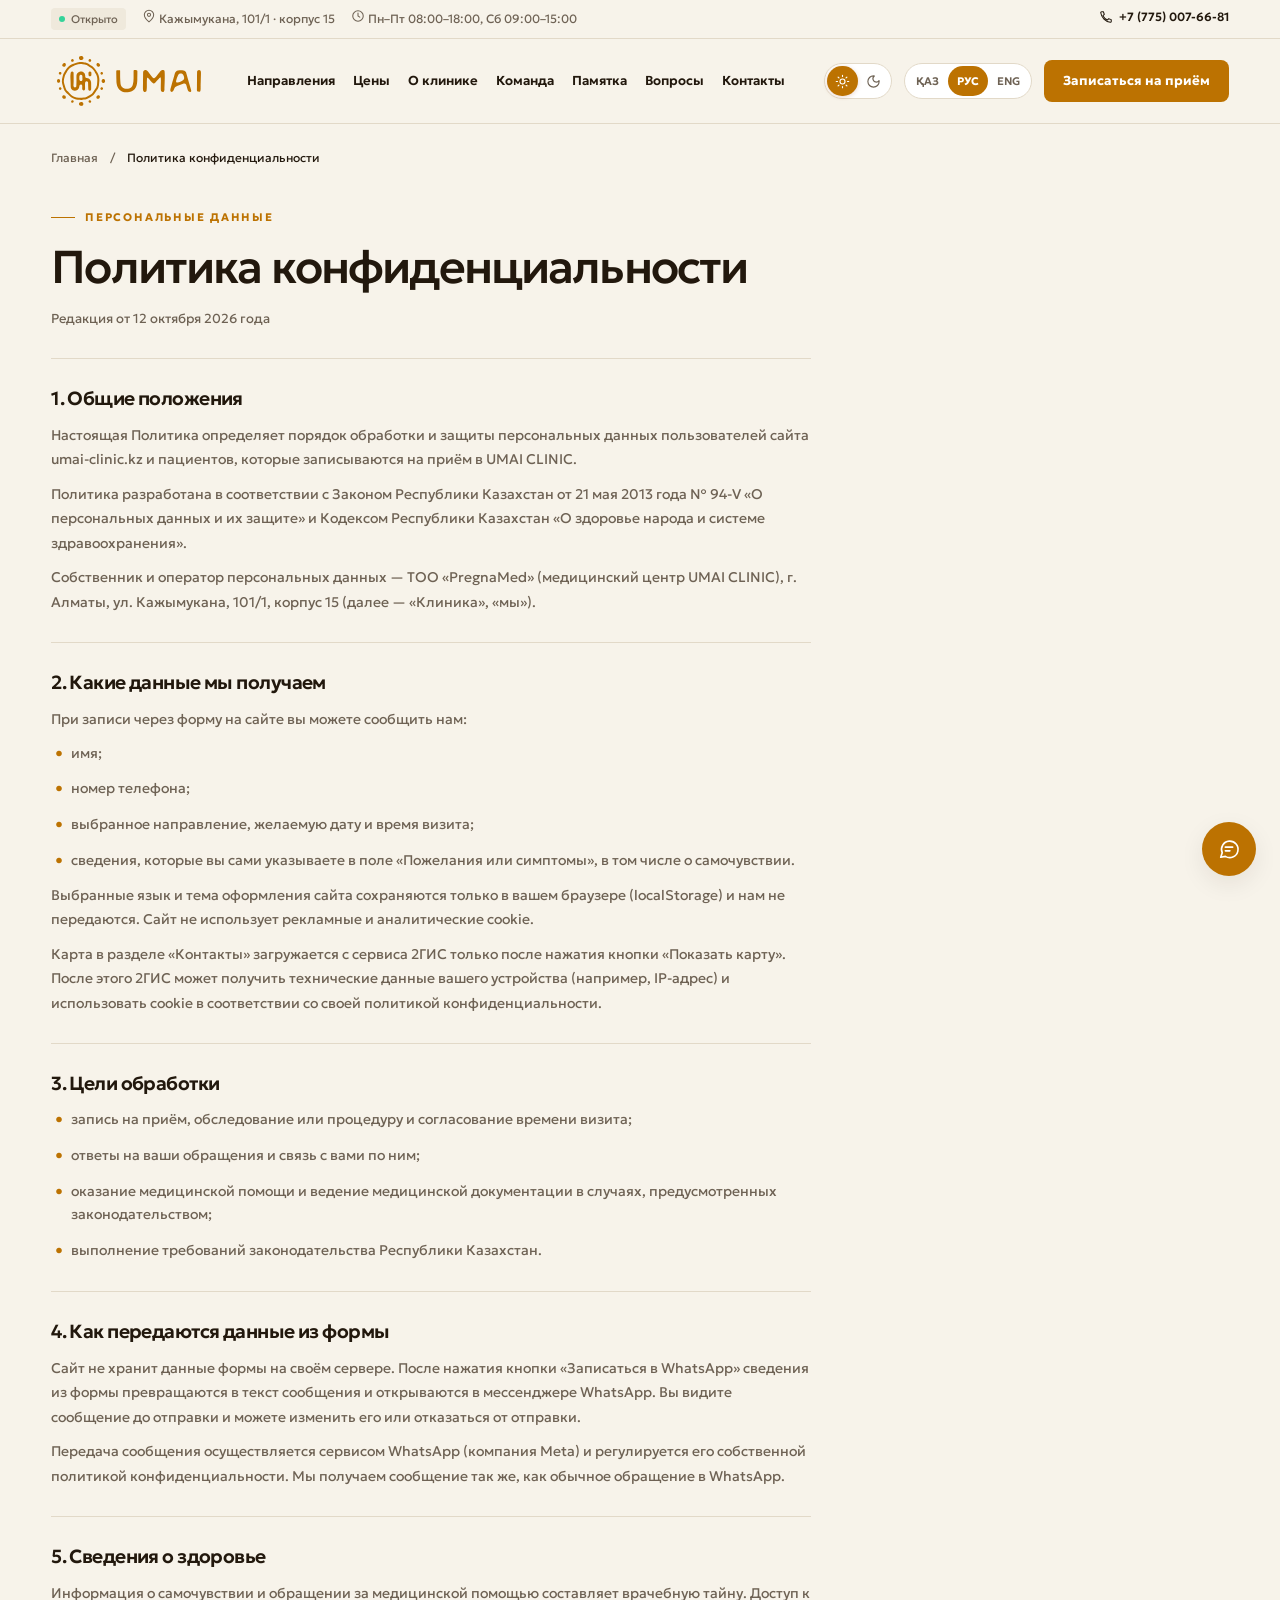
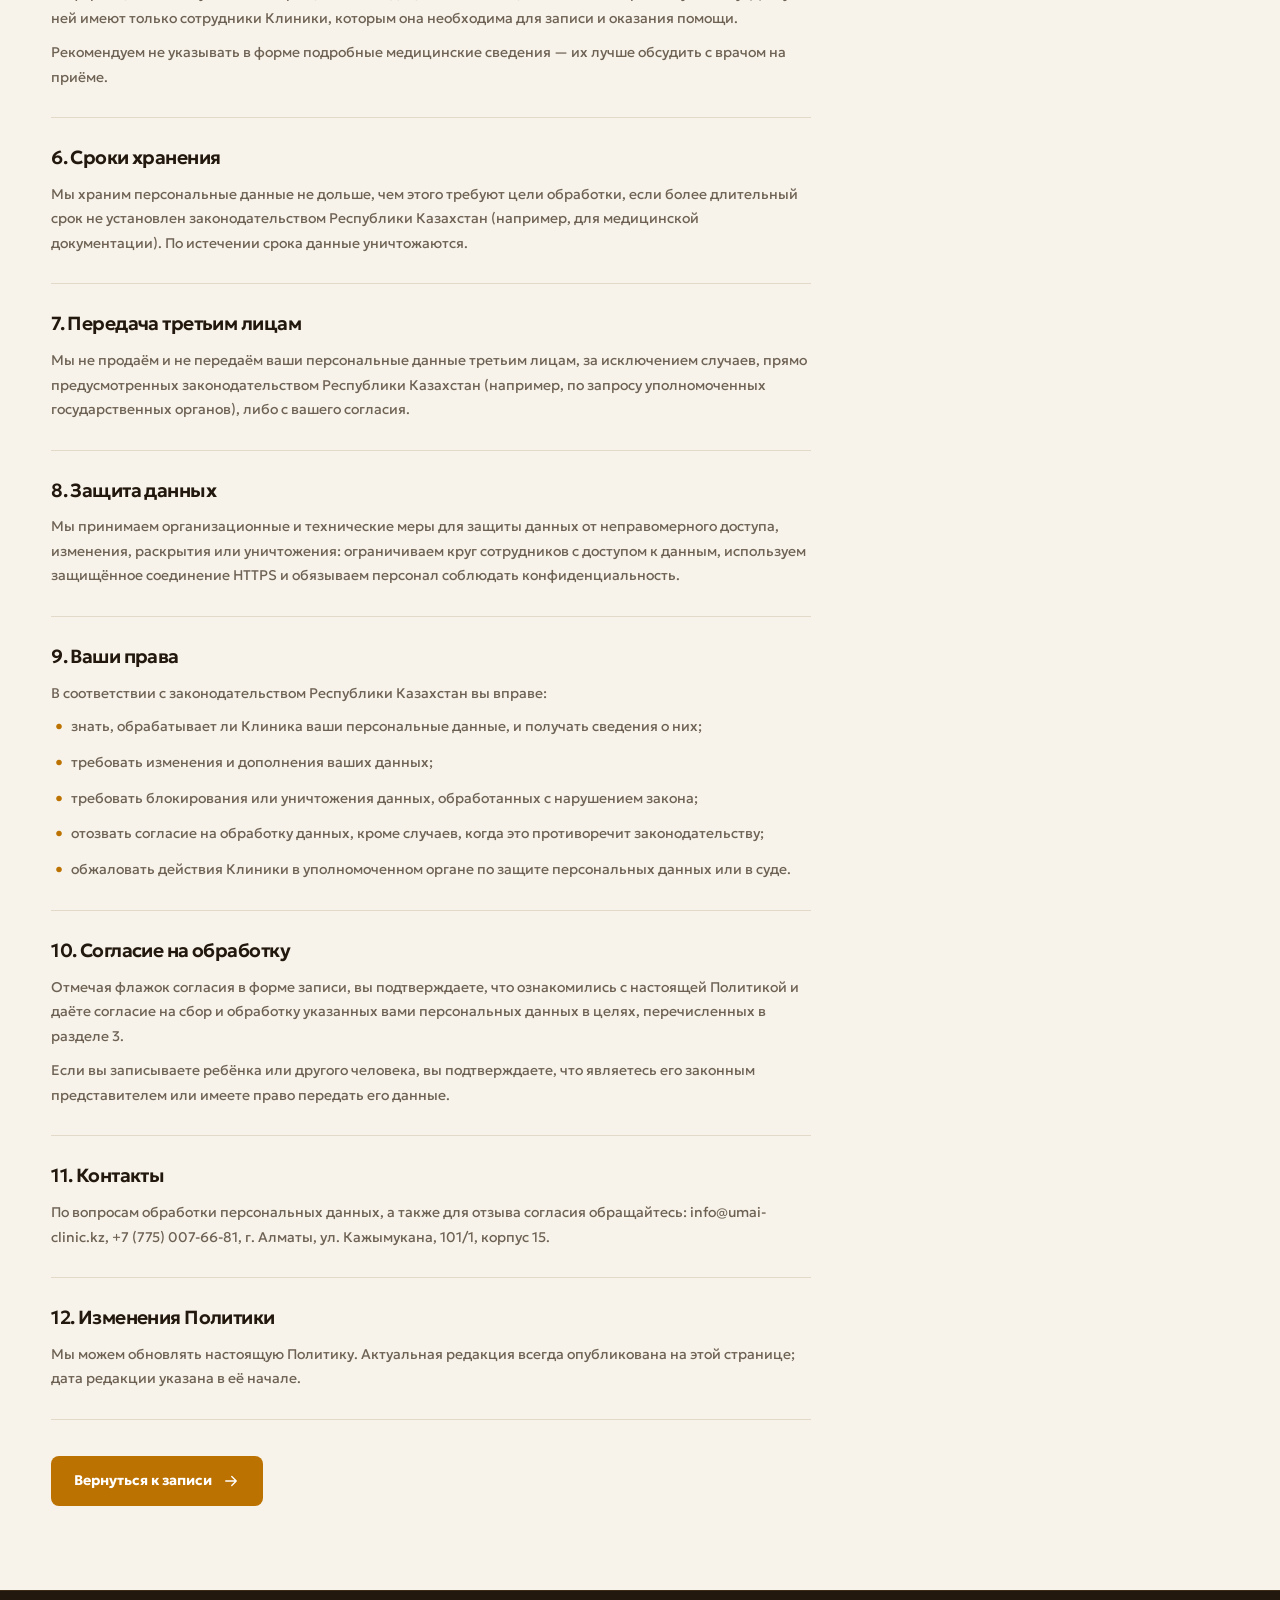
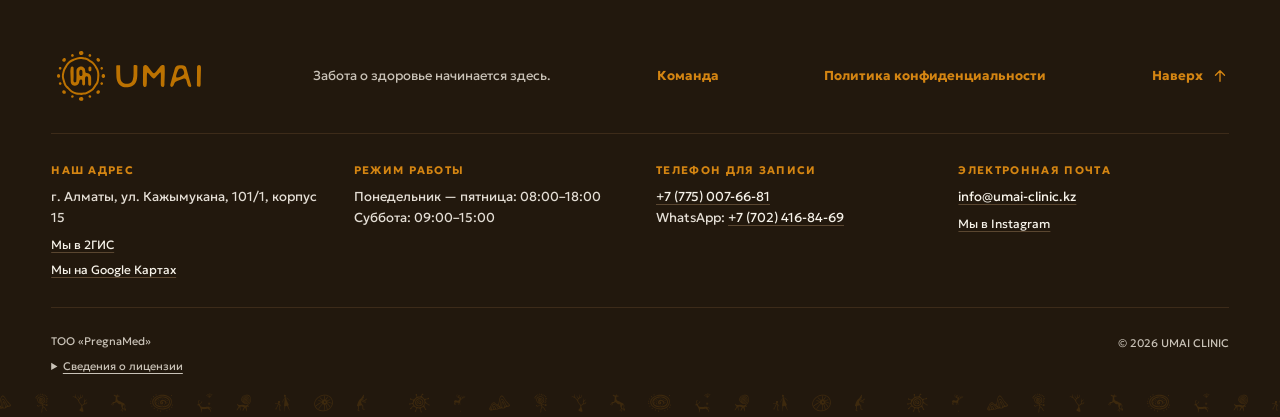
<file: privacy.html>
<!DOCTYPE html>
<html lang="ru" data-theme="light">
<head>
  <meta charset="utf-8">
  <script>document.documentElement.classList.add('js');</script>
  <meta name="viewport" content="width=device-width, initial-scale=1, viewport-fit=cover">
  <title>Политика конфиденциальности — UMAI CLINIC, Алматы</title>
  <meta name="description" content="Как UMAI CLINIC (ТОО «PregnaMed») собирает, использует и защищает персональные данные пользователей сайта и пациентов при записи на приём.">
  <meta name="theme-color" content="#F7F3EA" id="meta-theme-color">
  <link rel="icon" href="favicon.svg" type="image/svg+xml">
  <link rel="icon" href="favicon.ico" sizes="48x48">
  <link rel="apple-touch-icon" href="assets/img/icons/apple-touch-icon.png">
  <link rel="manifest" href="manifest.webmanifest">
  <link rel="canonical" href="https://umai-clinic.kz/privacy.html">
  <meta property="og:type" content="website">
  <meta property="og:title" content="Политика конфиденциальности — UMAI CLINIC, Алматы">
  <meta property="og:description" content="Как UMAI CLINIC (ТОО «PregnaMed») собирает, использует и защищает персональные данные пользователей сайта и пациентов при записи на приём.">
  <meta property="og:url" content="https://umai-clinic.kz/privacy.html">
  <meta property="og:locale" content="ru_RU">
  <meta property="og:image" content="https://umai-clinic.kz/assets/img/og.jpg">
  <meta property="og:image:width" content="1200">
  <meta property="og:image:height" content="630">
  <meta name="twitter:card" content="summary_large_image">
  <link rel="preload" href="assets/fonts/geologica-cyrillic.woff2" as="font" type="font/woff2" crossorigin>
  <link rel="stylesheet" href="fonts.css">
  <link rel="stylesheet" href="styles.css">
  <link rel="stylesheet" href="team.css">
  <script src="content.js" defer></script>
  <script src="privacy-content.js" defer></script>
  <script src="app.js" defer></script>
</head>
<body id="top" class="team-page policy-page">
  <a class="skip" href="#main" data-i18n="skip">Перейти к содержимому</a>

  <!-- Petroglyph Symbols & Icons Defs -->
  <svg width="0" height="0" style="position:absolute" aria-hidden="true">
    <defs>
      <symbol id="sun" viewBox="0 0 345.39 357.99">
        <path fill="currentColor" d="M297.49,224.97C301.53,214.92 302.17,204.23 302.80,193.61C304.00,182.46 305.63,171.35 303.61,160.07C301.82,143.74 297.99,130.07 288.52,116.46C285.25,111.52 282.28,106.43 279.31,101.31C272.23,89.78 262.83,79.93 252.06,71.84C246.88,68.11 241.12,65.37 235.76,61.95C215.82,48.59 213.60,48.30 190.00,45.21C180.99,43.41 171.87,42.21 162.66,43.01C150.91,43.39 140.13,47.05 129.38,51.25C122.42,53.92 114.88,56.10 108.03,59.70C93.89,67.35 79.83,76.49 69.93,89.43C65.49,95.33 61.92,101.83 58.13,108.15C51.02,119.69 43.79,131.49 40.87,144.95C32.61,174.19 32.96,189.26 43.04,217.92C46.76,228.44 48.91,239.65 54.44,249.43C57.10,253.84 60.69,257.57 64.45,261.04C69.39,265.44 74.21,269.69 78.49,274.67C85.13,282.35 92.76,289.18 101.20,294.85C111.77,302.71 124.03,307.98 136.90,310.66C145.12,312.22 153.56,312.84 161.71,314.00C166.48,314.60 171.31,314.81 176.02,314.21L176.19,314.21C181.59,313.45 186.55,312.36 192.07,311.63C199.63,310.74 207.36,309.59 214.74,307.05C222.22,304.42 228.97,300.34 235.96,296.72C244.86,292.09 254.44,286.84 261.74,279.44C268.49,273.15 272.40,264.51 277.47,257.06C281.04,252.01 285.20,247.42 288.70,242.31C292.39,237.11 295.25,231.16 297.49,224.99L297.49,224.97ZM281.60,226.25C277.03,235.93 269.10,243.26 263.34,252.29C259.02,259.46 254.63,266.64 248.23,272.17C244.74,275.22 240.66,277.51 236.58,279.68C227.98,284.02 219.90,288.89 211.18,292.76C205.10,295.36 198.44,296.29 191.92,297.03C180.33,298.30 168.73,298.89 157.32,298.37L157.13,298.37C145.48,297.81 133.81,296.16 123.10,291.17C108.15,284.25 95.86,273.03 85.18,260.74C78.05,253.15 69.18,247.72 65.02,238.38C61.24,229.77 59.08,220.62 55.90,211.74C53.45,204.53 51.28,197.15 50.03,189.63C47.59,176.82 50.56,164.09 53.80,151.49C55.00,146.92 56.20,142.30 57.95,137.92C61.04,130.24 65.75,123.23 70.04,115.89C76.21,105.00 82.80,94.10 92.92,86.41C101.90,79.50 111.59,73.08 122.14,69.23C125.91,67.86 129.77,66.64 133.54,65.25C152.02,58.05 165.06,55.03 185.00,59.06C194.25,60.92 204.13,61.09 212.80,64.92C218.57,67.55 223.66,71.42 229.07,74.70C234.27,77.93 239.69,80.60 244.32,84.17C251.98,89.89 258.58,96.80 264.21,104.57C267.97,109.70 270.86,115.44 274.39,120.83C277.81,126.14 281.29,131.46 283.81,137.27C287.59,146.07 289.17,156.10 289.61,165.74C289.93,175.00 288.45,183.91 288.28,193.30C288.29,204.59 286.69,216.03 281.57,226.22L281.60,226.25Z M159.24,20.36C159.77,22.06 160.65,23.59 162.09,24.75C164.92,27.03 169.24,28.71 173.42,28.71C174.65,28.71 175.84,28.51 177.00,28.19C179.95,27.62 182.73,26.39 184.76,24.76C185.57,24.11 186.23,23.34 186.77,22.48C187.51,21.56 188.13,20.52 188.63,19.43C189.58,17.75 190.18,15.92 190.18,14.05C190.18,12.51 189.67,11.14 188.84,9.88C188.67,9.54 188.48,9.21 188.28,8.88C187.93,8.32 187.64,7.74 187.39,7.14C186.81,5.71 185.95,4.42 184.69,3.40C181.85,1.12 177.59,0.00 173.41,0.00C171.52,0.00 169.73,0.39 168.07,1.02C167.66,1.11 167.27,1.19 166.88,1.30C165.06,1.66 163.40,2.28 162.07,3.36C159.52,5.41 158.16,8.63 157.75,11.92C157.60,12.61 157.49,13.32 157.49,14.06C157.49,15.87 157.94,17.54 158.70,19.08C158.91,19.50 159.08,19.92 159.22,20.37L159.24,20.36Z M59.57,72.71C62.36,69.93 63.67,66.40 63.67,62.99C63.99,59.59 63.01,56.27 60.64,53.89C57.31,50.56 52.26,50.13 47.69,52.10C45.85,52.84 44.06,54.01 42.47,55.60C37.06,61.02 35.80,69.41 40.48,74.08C45.16,78.77 54.17,78.14 59.57,72.73L59.57,72.71Z M114.34,41.09C119.27,39.09 122.10,33.06 120.10,28.12C118.10,23.18 111.78,20.55 106.85,22.55C101.91,24.55 99.75,30.63 101.73,35.56C103.73,40.50 109.41,43.09 114.34,41.09Z M22.80,134.09C28.12,134.09 32.06,129.60 32.06,124.27C32.06,118.94 28.11,115.06 22.80,115.06C17.49,115.06 12.71,118.94 12.71,124.27C12.71,129.60 17.47,134.09 22.80,134.09Z M286.32,54.01C284.37,55.96 283.39,58.51 283.29,61.20C282.98,65.02 284.42,69.16 287.62,72.36C289.94,74.68 292.71,76.03 295.49,76.45C299.44,77.44 303.47,76.71 306.24,73.94C310.92,69.26 309.97,60.82 304.56,55.40C299.16,49.99 290.99,49.32 286.32,54.01Z M232.45,41.22C237.39,43.22 243.16,40.52 245.16,35.58C247.16,30.64 244.82,24.82 239.89,22.83C234.95,20.83 229.07,23.32 227.07,28.26C225.07,33.20 227.52,39.22 232.45,41.22Z M321.23,134.16C326.55,134.16 330.44,129.60 330.44,124.27C330.44,118.94 326.55,114.79 321.23,114.79C315.90,114.79 312.04,118.94 312.04,124.27C312.04,129.60 315.90,134.16 321.23,134.16Z M339.72,167.09C337.71,165.55 335.33,164.63 332.84,164.63C331.60,164.63 330.41,164.85 329.28,165.27C328.47,165.57 327.70,165.96 326.97,166.44C322.99,168.83 320.07,173.49 320.07,178.76C320.07,184.04 322.90,188.65 326.79,191.14C328.56,192.44 330.63,193.21 332.84,193.21C337.89,193.21 342.51,189.25 344.43,183.97C345.04,182.36 345.39,180.59 345.39,178.75C345.39,173.96 343.07,169.64 339.72,167.07L339.72,167.09Z M232.69,316.89C227.75,318.89 225.43,324.21 227.43,329.15C229.43,334.09 234.77,336.23 239.71,334.23C244.64,332.23 246.89,327.01 244.89,322.08C242.89,317.15 237.62,314.89 232.69,316.89Z M321.23,223.46C315.90,223.46 311.69,227.94 311.69,233.27C311.69,238.60 315.90,242.84 321.23,242.84C326.55,242.84 330.55,238.60 330.55,233.27C330.55,227.94 326.55,223.46 321.23,223.46Z M287.58,285.14C282.17,290.55 281.16,299.34 285.83,304.02C290.52,308.71 298.92,307.33 304.33,301.91C309.74,296.50 310.15,289.05 305.47,284.37C300.79,279.68 292.98,279.72 287.57,285.14L287.58,285.14Z M114.11,316.99C109.18,314.99 104.13,317.22 102.15,322.15C100.15,327.09 102.15,332.40 107.08,334.38C112.02,336.38 117.26,334.02 119.26,329.08C121.26,324.14 119.05,318.99 114.11,316.99Z M22.80,223.83C17.47,223.83 13.45,227.94 13.45,233.27C13.45,238.60 17.49,242.78 22.80,242.78C28.11,242.78 32.53,238.59 32.53,233.27C32.53,227.95 28.11,223.83 22.80,223.83Z M187.39,336.52C186.81,335.11 185.96,333.84 184.72,332.84C183.68,332.01 182.44,331.40 181.08,330.97C179.99,330.62 178.92,330.26 177.85,329.84C176.46,329.30 174.97,328.96 173.41,328.96C169.23,328.96 165.55,331.31 162.73,333.59C159.61,336.09 157.67,339.52 157.67,343.49C157.67,346.09 158.61,348.36 160.12,350.32C160.76,351.44 161.63,352.46 162.74,353.37C163.61,354.07 164.56,354.66 165.57,355.15C167.85,356.70 170.46,357.99 173.41,357.99C175.11,357.99 176.71,357.57 178.20,356.91C179.10,356.52 179.99,356.13 180.92,355.80C182.24,355.34 183.46,354.71 184.49,353.87C185.77,352.85 186.66,351.59 187.29,350.18C187.58,349.52 187.89,348.88 188.23,348.25C189.01,346.79 189.48,345.21 189.48,343.48C189.48,341.74 189.06,340.25 188.37,338.80C188.00,338.05 187.69,337.28 187.39,336.50L187.39,336.52Z M22.56,178.78C22.56,171.12 17.79,164.66 11.17,164.66C4.54,164.66 0.00,171.11 0.00,178.78C0.00,186.44 4.56,191.89 11.17,191.89C17.78,191.89 22.56,186.44 22.56,178.78Z M59.36,285.04C54.71,280.38 47.82,279.39 43.00,282.16C42.21,282.59 41.47,283.13 40.79,283.81C40.16,284.44 39.64,285.12 39.21,285.86C36.26,290.76 37.00,297.99 41.70,302.71C44.62,305.63 48.35,306.85 51.90,306.63C55.14,306.92 58.29,305.97 60.61,303.66C62.93,301.35 63.85,298.08 63.45,294.80C63.50,291.42 62.19,287.89 59.35,285.05L59.36,285.04Z M245.23,197.78C246.11,186.75 242.75,177.52 237.34,170.27C231.92,162.99 224.14,159.13 212.67,158.08C212.02,158.08 212.30,157.87 212.20,157.86C195.44,154.47 210.09,135.15 193.99,119.57C185.32,110.84 172.73,109.67 162.31,112.74C151.93,115.80 142.80,123.79 140.23,135.85C139.02,144.93 139.92,158.83 140.06,173.36C140.20,186.33 139.15,199.82 138.86,210.90C139.08,215.43 138.94,219.43 135.56,222.54C131.67,226.16 124.99,225.62 121.59,221.59C119.58,219.34 118.27,216.10 118.41,213.31C118.24,208.37 119.36,196.08 119.47,181.85C119.54,171.70 119.44,160.55 119.43,150.39C119.41,136.19 119.58,123.58 118.94,118.62C115.68,108.74 101.52,109.21 98.42,119.50C97.80,125.20 95.87,136.83 95.92,150.67C95.94,160.55 97.29,171.46 97.36,181.99C97.44,193.54 98.40,204.66 98.24,213.36C97.40,227.42 102.95,239.94 113.15,245.64C123.43,251.36 137.25,249.95 148.54,241.11C154.43,236.35 158.48,229.49 159.68,221.77C160.45,217.35 160.86,212.91 162.79,209.12C167.55,199.90 179.94,202.85 181.17,212.65C181.80,219.04 180.87,227.31 181.03,233.58C180.32,240.64 184.96,247.65 193.08,246.80C199.44,246.24 202.18,240.69 201.66,235.01C201.66,228.67 201.28,209.77 201.28,199.44C201.46,195.20 201.76,191.63 202.97,187.73C205.21,179.98 215.82,177.73 220.88,184.69C224.44,189.59 223.24,193.70 223.48,199.23C223.48,209.96 224.57,228.35 224.57,234.85C224.01,240.76 227.04,248.23 233.65,248.55C238.87,249.01 244.07,244.37 245.16,239.44C246.15,227.48 244.89,210.42 245.20,197.75L245.23,197.78ZM182.69,170.51C182.03,181.08 167.15,183.11 162.69,173.05C161.15,169.67 160.38,166.88 160.31,162.15C160.35,156.54 160.63,150.46 160.82,145.00C161.28,132.59 177.98,129.54 181.73,141.63C182.71,144.65 182.23,149.97 182.34,154.19C182.26,158.98 182.93,166.84 182.71,170.52L182.69,170.51Z M246.84,135.28C247.13,132.82 247.14,129.71 247.17,126.77C247.17,123.27 247.34,120.01 245.95,117.08C244.36,113.52 241.33,111.20 236.70,110.89C232.77,110.63 228.75,113.56 227.20,117.19C225.11,122.48 226.36,125.44 226.33,134.54C226.29,148.54 245.24,149.31 246.84,135.28Z"/>
      </symbol>
      <symbol id="deer" viewBox="0 0 62 50">
        <g fill="none" stroke="currentColor" stroke-width="2.6" stroke-linecap="round" stroke-linejoin="round">
          <path d="M12 26 L7 22"/>
          <path d="M16 31 L14 45 M21 32 L22 45 M40 32 L38 45 M45 30 L48 45"/>
          <path d="M51 15 L46 4 M48.5 9 L42 7.5 M51 15 L57 4 M54.5 8.5 L60 8"/>
        </g>
        <path fill="currentColor" d="M12 24 C20 19.5 37 19.5 45 23 L50 13 L55.5 12.5 L55 17.5 L50.5 18.5 L48 29 C40 33.5 22 33.5 14 31 C11 29.5 10.5 26 12 24 Z"/>
      </symbol>
      <symbol id="man" viewBox="0 0 40 48">
        <circle cx="20" cy="7" r="4.4" fill="currentColor"/>
        <g fill="none" stroke="currentColor" stroke-width="2.6" stroke-linecap="round" stroke-linejoin="round">
          <path d="M20 12 V30 M7 8 L11 18 L20 15.5 L29 18 L33 8 M20 30 L12 44 M20 30 L28 44"/>
        </g>
      </symbol>
      <symbol id="i-arrow" viewBox="0 0 24 24"><path d="M5 12h14m-6-6 6 6-6 6" fill="none" stroke="currentColor" stroke-width="1.8" stroke-linecap="round" stroke-linejoin="round"/></symbol>
      <symbol id="i-up" viewBox="0 0 24 24"><path d="M12 19V5m-6 6 6-6 6 6" fill="none" stroke="currentColor" stroke-width="1.8" stroke-linecap="round" stroke-linejoin="round"/></symbol>
      <symbol id="i-phone" viewBox="0 0 24 24"><path d="M21 16.5v3a1.5 1.5 0 0 1-1.7 1.5A19.5 19.5 0 0 1 3 4.7 1.5 1.5 0 0 1 4.5 3h3l1.6 4.5-2.3 2.1a16 16 0 0 0 7.6 7.6l2.1-2.3Z" fill="none" stroke="currentColor" stroke-width="1.8" stroke-linecap="round" stroke-linejoin="round"/></symbol>
      <symbol id="i-chat" viewBox="0 0 24 24"><path d="m3 21 1.6-5A9 9 0 1 1 8 20Z" fill="none" stroke="currentColor" stroke-width="1.8" stroke-linecap="round" stroke-linejoin="round"/><path d="M8 10h8m-8 4h5" fill="none" stroke="currentColor" stroke-width="1.8" stroke-linecap="round"/></symbol>
      <symbol id="i-pin" viewBox="0 0 24 24"><path d="M20 10c0 6-8 12-8 12S4 16 4 10a8 8 0 1 1 16 0Z" fill="none" stroke="currentColor" stroke-width="1.8"/><circle cx="12" cy="10" r="2.7" fill="none" stroke="currentColor" stroke-width="1.8"/></symbol>
      <symbol id="i-clock" viewBox="0 0 24 24"><circle cx="12" cy="12" r="9" fill="none" stroke="currentColor" stroke-width="1.8"/><path d="M12 7v5l3 2" fill="none" stroke="currentColor" stroke-width="1.8" stroke-linecap="round"/></symbol>
      <symbol id="i-check" viewBox="0 0 24 24"><path d="m4 12 5 5L20 7" fill="none" stroke="currentColor" stroke-width="2" stroke-linecap="round" stroke-linejoin="round"/></symbol>
      <symbol id="i-heart" viewBox="0 0 24 24"><path d="M20.8 5.6c-2.2-2.3-5.5-2-8.8 1.4-3.3-3.4-6.6-3.7-8.8-1.4C-1 10 6.8 16.5 12 21c5.2-4.5 13-11 8.8-15.4Z" fill="none" stroke="currentColor" stroke-width="1.8" stroke-linejoin="round"/></symbol>
      <symbol id="i-cross" viewBox="0 0 24 24"><path d="M8 3h8v5h5v8h-5v5H8v-5H3V8h5Z" fill="none" stroke="currentColor" stroke-width="1.8" stroke-linejoin="round"/></symbol>
      <symbol id="i-pulse" viewBox="0 0 24 24"><path d="M2 12h5l3-8 4 16 3-8h5" fill="none" stroke="currentColor" stroke-width="1.8" stroke-linecap="round" stroke-linejoin="round"/></symbol>
      <symbol id="i-lab" viewBox="0 0 24 24"><path d="M9 3h6m-5 0v6L4 19a1.3 1.3 0 0 0 1.2 2h13.6a1.3 1.3 0 0 0 1.2-2L14 9V3M7 14h10" fill="none" stroke="currentColor" stroke-width="1.8" stroke-linecap="round" stroke-linejoin="round"/></symbol>
      <symbol id="i-leaf" viewBox="0 0 24 24"><path d="M20 3C9 1 2 6 4 14s17 7 16-11ZM3 22 15 9" fill="none" stroke="currentColor" stroke-width="1.8" stroke-linecap="round" stroke-linejoin="round"/></symbol>
      <symbol id="i-menu" viewBox="0 0 24 24"><path d="M4 7h16M4 12h16M4 17h16" fill="none" stroke="currentColor" stroke-width="1.8" stroke-linecap="round"/></symbol>
      <symbol id="i-close" viewBox="0 0 24 24"><path d="m6 6 12 12M6 18 18 6" fill="none" stroke="currentColor" stroke-width="1.8" stroke-linecap="round"/></symbol>
      <symbol id="i-sun" viewBox="0 0 24 24"><circle cx="12" cy="12" r="4" fill="none" stroke="currentColor" stroke-width="1.8"/><path d="M12 2v2m0 16v2M4.93 4.93l1.41 1.41m11.32 11.32 1.41 1.41M2 12h2m16 0h2M6.34 17.66l-1.41 1.41m14.14-14.14-1.41 1.41" fill="none" stroke="currentColor" stroke-width="1.8" stroke-linecap="round"/></symbol>
      <symbol id="i-moon" viewBox="0 0 24 24"><path d="M12 3a9 9 0 1 0 9 9c0-.46-.04-.92-.1-1.36a5.39 5.39 0 0 1-4.4 2.26 5.4 5.4 0 0 1-3.14-9.8c-.44-.06-.9-.1-1.36-.1Z" fill="none" stroke="currentColor" stroke-width="1.8" stroke-linecap="round" stroke-linejoin="round"/></symbol>
      <symbol id="i-star" viewBox="0 0 24 24"><path d="m12 2 3.09 6.26L22 9.27l-5 4.87 1.18 6.88L12 17.77l-6.18 3.25L7 14.14 2 9.27l6.91-1.01L12 2Z" fill="currentColor"/></symbol>
      <symbol id="i-search" viewBox="0 0 24 24"><circle cx="11" cy="11" r="7" fill="none" stroke="currentColor" stroke-width="1.8"/><path d="m21 21-4.35-4.35" fill="none" stroke="currentColor" stroke-width="1.8" stroke-linecap="round"/></symbol>
      <symbol id="i-doc" viewBox="0 0 24 24"><path d="M14 2H6a2 2 0 0 0-2 2v16a2 2 0 0 0 2 2h12a2 2 0 0 0 2-2V8z" fill="none" stroke="currentColor" stroke-width="1.8"/><path d="M14 2v6h6M16 13H8M16 17H8M10 9H8" fill="none" stroke="currentColor" stroke-width="1.8" stroke-linecap="round"/></symbol>
      <symbol id="i-car" viewBox="0 0 24 24"><path d="M19 17h2c.6 0 1-.4 1-1v-3c0-.9-.7-1.7-1.5-1.9C18.7 10.6 16 10 16 10s-1.3-1.4-2.2-2.3c-.5-.4-1.1-.7-1.8-.7H5c-.6 0-1.1.4-1.4.9l-1.5 2.5C2 10.6 2 11 2 11.4V16c0 .6.4 1 1 1h2" fill="none" stroke="currentColor" stroke-width="1.8" stroke-linecap="round"/><circle cx="7" cy="17" r="2" fill="none" stroke="currentColor" stroke-width="1.8"/><circle cx="17" cy="17" r="2" fill="none" stroke="currentColor" stroke-width="1.8"/></symbol>
      <symbol id="i-bus" viewBox="0 0 24 24"><rect width="16" height="16" x="4" y="3" rx="2" fill="none" stroke="currentColor" stroke-width="1.8"/><path d="M4 11h16M8 15h.01M16 15h.01M6 19v2M18 19v2" fill="none" stroke="currentColor" stroke-width="1.8" stroke-linecap="round"/></symbol>
    </defs>
  </svg>

  <!-- Topline -->
  <div class="topline">
    <div class="wrap">
      <div class="topline-left">
        <span class="topline-badge" id="topline-status">Открыто</span>
        <span><svg class="icon" style="width:14px;height:14px;display:inline" aria-hidden="true"><use href="#i-pin"/></svg> <span data-i18n="heroLocation">Кажымукана, 101/1 · корпус 15</span></span>
        <span><svg class="icon" style="width:14px;height:14px;display:inline" aria-hidden="true"><use href="#i-clock"/></svg> <span data-i18n="toplineSchedule">Пн–Пт 08:00–18:00, Сб 09:00–15:00</span></span>
      </div>
      <div>
        <a href="tel:+77750076681"><svg class="icon" style="width:14px;height:14px" aria-hidden="true"><use href="#i-phone"/></svg> +7 (775) 007-66-81</a>
      </div>
    </div>
  </div>

  <!-- Header -->
  <header class="site-header">
    <div class="wrap header-row">
      <a class="brand" href="index.html" aria-label="UMAI CLINIC">
          <img class="brand-logo" src="assets/img/logo-horizontal.svg" alt="UMAI CLINIC" width="144" height="50">
      </a>

      <nav class="site-nav" id="site-nav" aria-label="Основная навигация" data-i18n-aria="navLabel">
        <a href="index.html#services" data-i18n="navServices">Направления</a>
        <a href="index.html#prices" data-i18n="navPrices">Цены</a>
        <a href="index.html#about" data-i18n="navAbout">О клинике</a>
        <a href="team.html" data-i18n="navTeam">Команда</a>
        <a href="index.html#guide" data-i18n="navGuide">Памятка</a>
        <a href="index.html#faq" data-i18n="navFaq">Вопросы</a>
        <a href="index.html#contacts" data-i18n="navContacts">Контакты</a>
        <div class="nav-theme-row">
          <span data-i18n="themeLabel">Тема оформления</span>
          <div class="theme-switch" role="group" aria-label="Тема оформления" data-i18n-aria="themeLabel">
            <button type="button" class="theme-btn" data-set-theme="light" aria-pressed="true" data-i18n-aria="themeLightFull">
              <svg class="icon" aria-hidden="true"><use href="#i-sun"/></svg>
              <span class="theme-btn-text" data-i18n="themeLight">Светлая</span>
            </button>
            <button type="button" class="theme-btn" data-set-theme="dark" aria-pressed="false" data-i18n-aria="themeDarkFull">
              <svg class="icon" aria-hidden="true"><use href="#i-moon"/></svg>
              <span class="theme-btn-text" data-i18n="themeDark">Тёмная</span>
            </button>
          </div>
        </div>
      </nav>

      <div class="header-tools">
        <!-- Theme Switcher -->
        <div class="theme-switch" role="group" aria-label="Тема оформления" data-i18n-aria="themeLabel">
          <button type="button" class="theme-btn" data-set-theme="light" aria-pressed="true" title="Светлая тема" aria-label="Светлая тема" data-i18n-aria="themeLightFull">
            <svg class="icon" aria-hidden="true"><use href="#i-sun"/></svg>
            <span class="theme-btn-text" data-i18n="themeLight">Светлая</span>
          </button>
          <button type="button" class="theme-btn" data-set-theme="dark" aria-pressed="false" title="Тёмная тема" aria-label="Тёмная тема" data-i18n-aria="themeDarkFull">
            <svg class="icon" aria-hidden="true"><use href="#i-moon"/></svg>
            <span class="theme-btn-text" data-i18n="themeDark">Тёмная</span>
          </button>
        </div>

        <!-- Language switcher -->
        <div class="langs" role="group" aria-label="Тіл / Язык / Language">
          <button type="button" data-lang="kk" lang="kk" aria-label="Қазақша" aria-pressed="false">ҚАЗ</button>
          <button type="button" data-lang="ru" lang="ru" aria-label="Русский" aria-pressed="true">РУС</button>
          <button type="button" data-lang="en" lang="en" aria-label="English" aria-pressed="false">ENG</button>
        </div>

        <a class="btn btn-primary header-book" href="index.html#appointment" data-i18n="book">Записаться на приём</a>

        <button class="menu-toggle" id="menu-toggle" type="button" aria-controls="site-nav" aria-expanded="false" aria-label="Открыть меню">
          <svg class="icon menu-icon" aria-hidden="true"><use href="#i-menu"/></svg>
          <svg class="icon close-icon" aria-hidden="true"><use href="#i-close"/></svg>
        </button>
      </div>
    </div>
  </header>

  <main id="main" tabindex="-1">
    <nav class="wrap team-breadcrumbs" aria-label="Политика конфиденциальности" data-i18n-aria="privacyBreadcrumb">
      <a href="index.html" data-i18n="privacyHome">Главная</a><span aria-hidden="true">/</span><span aria-current="page" data-i18n="privacyBreadcrumb">Политика конфиденциальности</span>
    </nav>
    <section class="wrap policy" aria-labelledby="privacy-title">
      <header class="policy-head">
        <p class="eyebrow" data-i18n="privacyEyebrow">Персональные данные</p>
        <h1 id="privacy-title" data-i18n="privacyTitle">Политика конфиденциальности</h1>
        <p class="policy-updated" data-i18n="privacyUpdated">Редакция от 12 октября 2026 года</p>
      </header>
      <div class="policy-body">
        <!-- privacy:start -->
        <section class="policy-section" aria-labelledby="pp-0">
          <h2 id="pp-0" data-i18n="pp-0-h">1. Общие положения</h2>
          <p data-i18n="pp-0-p0">Настоящая Политика определяет порядок обработки и защиты персональных данных пользователей сайта umai-clinic.kz и пациентов, которые записываются на приём в UMAI CLINIC.</p>
          <p data-i18n="pp-0-p1">Политика разработана в соответствии с Законом Республики Казахстан от 21 мая 2013 года № 94-V «О персональных данных и их защите» и Кодексом Республики Казахстан «О здоровье народа и системе здравоохранения».</p>
          <p data-i18n="pp-0-p2">Собственник и оператор персональных данных — ТОО «PregnaMed» (медицинский центр UMAI CLINIC), г. Алматы, ул. Кажымукана, 101/1, корпус 15 (далее — «Клиника», «мы»).</p>
        </section>
        <section class="policy-section" aria-labelledby="pp-1">
          <h2 id="pp-1" data-i18n="pp-1-h">2. Какие данные мы получаем</h2>
          <p data-i18n="pp-1-p0">При записи через форму на сайте вы можете сообщить нам:</p>
          <ul class="guide-list">
            <li data-i18n="pp-1-li0">имя;</li>
            <li data-i18n="pp-1-li1">номер телефона;</li>
            <li data-i18n="pp-1-li2">выбранное направление, желаемую дату и время визита;</li>
            <li data-i18n="pp-1-li3">сведения, которые вы сами указываете в поле «Пожелания или симптомы», в том числе о самочувствии.</li>
          </ul>
          <p data-i18n="pp-1-q0">Выбранные язык и тема оформления сайта сохраняются только в вашем браузере (localStorage) и нам не передаются. Сайт не использует рекламные и аналитические cookie.</p>
          <p data-i18n="pp-1-q1">Карта в разделе «Контакты» загружается с сервиса 2ГИС только после нажатия кнопки «Показать карту». После этого 2ГИС может получить технические данные вашего устройства (например, IP-адрес) и использовать cookie в соответствии со своей политикой конфиденциальности.</p>
        </section>
        <section class="policy-section" aria-labelledby="pp-2">
          <h2 id="pp-2" data-i18n="pp-2-h">3. Цели обработки</h2>
          <ul class="guide-list">
            <li data-i18n="pp-2-li0">запись на приём, обследование или процедуру и согласование времени визита;</li>
            <li data-i18n="pp-2-li1">ответы на ваши обращения и связь с вами по ним;</li>
            <li data-i18n="pp-2-li2">оказание медицинской помощи и ведение медицинской документации в случаях, предусмотренных законодательством;</li>
            <li data-i18n="pp-2-li3">выполнение требований законодательства Республики Казахстан.</li>
          </ul>
        </section>
        <section class="policy-section" aria-labelledby="pp-3">
          <h2 id="pp-3" data-i18n="pp-3-h">4. Как передаются данные из формы</h2>
          <p data-i18n="pp-3-p0">Сайт не хранит данные формы на своём сервере. После нажатия кнопки «Записаться в WhatsApp» сведения из формы превращаются в текст сообщения и открываются в мессенджере WhatsApp. Вы видите сообщение до отправки и можете изменить его или отказаться от отправки.</p>
          <p data-i18n="pp-3-p1">Передача сообщения осуществляется сервисом WhatsApp (компания Meta) и регулируется его собственной политикой конфиденциальности. Мы получаем сообщение так же, как обычное обращение в WhatsApp.</p>
        </section>
        <section class="policy-section" aria-labelledby="pp-4">
          <h2 id="pp-4" data-i18n="pp-4-h">5. Сведения о здоровье</h2>
          <p data-i18n="pp-4-p0">Информация о самочувствии и обращении за медицинской помощью составляет врачебную тайну. Доступ к ней имеют только сотрудники Клиники, которым она необходима для записи и оказания помощи.</p>
          <p data-i18n="pp-4-p1">Рекомендуем не указывать в форме подробные медицинские сведения — их лучше обсудить с врачом на приёме.</p>
        </section>
        <section class="policy-section" aria-labelledby="pp-5">
          <h2 id="pp-5" data-i18n="pp-5-h">6. Сроки хранения</h2>
          <p data-i18n="pp-5-p0">Мы храним персональные данные не дольше, чем этого требуют цели обработки, если более длительный срок не установлен законодательством Республики Казахстан (например, для медицинской документации). По истечении срока данные уничтожаются.</p>
        </section>
        <section class="policy-section" aria-labelledby="pp-6">
          <h2 id="pp-6" data-i18n="pp-6-h">7. Передача третьим лицам</h2>
          <p data-i18n="pp-6-p0">Мы не продаём и не передаём ваши персональные данные третьим лицам, за исключением случаев, прямо предусмотренных законодательством Республики Казахстан (например, по запросу уполномоченных государственных органов), либо с вашего согласия.</p>
        </section>
        <section class="policy-section" aria-labelledby="pp-7">
          <h2 id="pp-7" data-i18n="pp-7-h">8. Защита данных</h2>
          <p data-i18n="pp-7-p0">Мы принимаем организационные и технические меры для защиты данных от неправомерного доступа, изменения, раскрытия или уничтожения: ограничиваем круг сотрудников с доступом к данным, используем защищённое соединение HTTPS и обязываем персонал соблюдать конфиденциальность.</p>
        </section>
        <section class="policy-section" aria-labelledby="pp-8">
          <h2 id="pp-8" data-i18n="pp-8-h">9. Ваши права</h2>
          <p data-i18n="pp-8-p0">В соответствии с законодательством Республики Казахстан вы вправе:</p>
          <ul class="guide-list">
            <li data-i18n="pp-8-li0">знать, обрабатывает ли Клиника ваши персональные данные, и получать сведения о них;</li>
            <li data-i18n="pp-8-li1">требовать изменения и дополнения ваших данных;</li>
            <li data-i18n="pp-8-li2">требовать блокирования или уничтожения данных, обработанных с нарушением закона;</li>
            <li data-i18n="pp-8-li3">отозвать согласие на обработку данных, кроме случаев, когда это противоречит законодательству;</li>
            <li data-i18n="pp-8-li4">обжаловать действия Клиники в уполномоченном органе по защите персональных данных или в суде.</li>
          </ul>
        </section>
        <section class="policy-section" aria-labelledby="pp-9">
          <h2 id="pp-9" data-i18n="pp-9-h">10. Согласие на обработку</h2>
          <p data-i18n="pp-9-p0">Отмечая флажок согласия в форме записи, вы подтверждаете, что ознакомились с настоящей Политикой и даёте согласие на сбор и обработку указанных вами персональных данных в целях, перечисленных в разделе 3.</p>
          <p data-i18n="pp-9-p1">Если вы записываете ребёнка или другого человека, вы подтверждаете, что являетесь его законным представителем или имеете право передать его данные.</p>
        </section>
        <section class="policy-section" aria-labelledby="pp-10">
          <h2 id="pp-10" data-i18n="pp-10-h">11. Контакты</h2>
          <p data-i18n="pp-10-p0">По вопросам обработки персональных данных, а также для отзыва согласия обращайтесь: info@umai-clinic.kz, +7 (775) 007-66-81, г. Алматы, ул. Кажымукана, 101/1, корпус 15.</p>
        </section>
        <section class="policy-section" aria-labelledby="pp-11">
          <h2 id="pp-11" data-i18n="pp-11-h">12. Изменения Политики</h2>
          <p data-i18n="pp-11-p0">Мы можем обновлять настоящую Политику. Актуальная редакция всегда опубликована на этой странице; дата редакции указана в её начале.</p>
        </section>
        <!-- privacy:end -->
      </div>
      <a class="btn btn-primary policy-back" href="index.html#appointment">
        <span data-i18n="privacyBack">Вернуться к записи</span>
        <svg class="icon" aria-hidden="true"><use href="#i-arrow"/></svg>
      </a>
    </section>
  </main>

  <!-- Footer -->
  <footer class="site-footer">
    <div class="wrap">
      <div class="footer-top">
        <a class="brand" href="index.html" aria-label="UMAI CLINIC">
          <img class="brand-logo" src="assets/img/logo-horizontal.svg" alt="UMAI CLINIC" width="144" height="50">
        </a>
        <p class="footer-tagline" data-i18n="footerTagline">Забота о здоровье начинается здесь.</p>
        <a class="text-link" href="team.html" data-i18n="navTeam">Команда</a>
        <a class="text-link" href="privacy.html" data-i18n="footerPrivacy">Политика конфиденциальности</a>
        <a class="text-link" href="#top">
          <span data-i18n="backTop">Наверх</span>
          <svg class="icon" aria-hidden="true"><use href="#i-up"/></svg>
        </a>
      </div>
      <div class="footer-contacts">
        <div>
          <p class="footer-label" data-i18n="addrLabel">Наш адрес</p>
          <p data-i18n="addr">г. Алматы, ул. Кажымукана, 101/1, корпус 15</p>
          <a href="https://2gis.kz/almaty/firm/70000001118453662" target="_blank" rel="noopener" data-i18n="map">Мы в 2ГИС</a>
          <a href="https://www.google.com/maps/search/?api=1&amp;query=UMAI%20CLINIC%2C%20%D1%83%D0%BB%D0%B8%D1%86%D0%B0%20%D0%9A%D0%B0%D0%B6%D1%8B%D0%BC%D1%83%D0%BA%D0%B0%D0%BD%D0%B0%20101%2F1%2C%20%D0%90%D0%BB%D0%BC%D0%B0%D1%82%D1%8B" target="_blank" rel="noopener" data-i18n="googleMaps">Мы на Google Картах</a>
        </div>
        <div>
          <p class="footer-label" data-i18n="hoursLabel">Режим работы</p>
          <p><span data-i18n="weekdays">Понедельник — пятница</span>: 08:00–18:00</p>
          <p><span data-i18n="saturday">Суббота</span>: 09:00–15:00</p>
        </div>
        <div>
          <p class="footer-label" data-i18n="phoneLabel">Телефон для записи</p>
          <p><a href="tel:+77750076681">+7 (775) 007-66-81</a></p>
          <p>WhatsApp: <a href="https://wa.me/77024168469" target="_blank" rel="noopener">+7 (702) 416-84-69</a></p>
        </div>
        <div>
          <p class="footer-label" data-i18n="emailLabel">Электронная почта</p>
          <p><a href="mailto:info@umai-clinic.kz">info@umai-clinic.kz</a></p>
          <a href="https://www.instagram.com/umai.clinic.almaty/" target="_blank" rel="noopener" data-i18n="instagram">Мы в Instagram</a>
        </div>
      </div>
      <div class="footer-bottom">
        <div class="legal">
          <p data-i18n="company">ТОО «PregnaMed»</p>
          <details>
            <summary data-i18n="licenseLabel">Сведения о лицензии</summary>
            <p data-i18n="license">Лицензия на медицинскую деятельность № 21025845 от 08.09.2021, выдана Департаментом медицинского контроля МЗ РК по г. Алматы.</p>
          </details>
        </div>
        <p class="copyright">© 2026 UMAI CLINIC</p>
      </div>
    </div>
  </footer>

  <!-- Mobile Sticky Bottom Bar -->
  <div class="mobile-bar">
    <a class="btn btn-outline" href="tel:+77750076681">
      <svg class="icon" aria-hidden="true"><use href="#i-phone"/></svg>
      <span data-i18n="call">Позвонить</span>
    </a>
    <a class="btn btn-primary" href="index.html#appointment">
      <span data-i18n="mobileBook">Записаться</span>
      <svg class="icon" aria-hidden="true"><use href="#i-arrow"/></svg>
    </a>
  </div>

  <!-- Floating Speed Dial Widget -->
  <div class="speed-dial" id="speed-dial">
    <button type="button" class="speed-dial-trigger" id="speed-dial-trigger" aria-label="Быстрая связь" data-i18n-aria="quickContact" title="Быстрая связь">
      <svg class="icon icon-main" aria-hidden="true"><use href="#i-chat"/></svg>
      <svg class="icon icon-close" aria-hidden="true"><use href="#i-close"/></svg>
    </button>
    <div class="speed-dial-menu" id="speed-dial-menu">
      <a class="speed-dial-btn speed-dial-wa" href="https://wa.me/77024168469" target="_blank" rel="noopener">
        <svg class="icon" style="width:16px;height:16px" aria-hidden="true"><use href="#i-chat"/></svg>
        <span>WhatsApp</span>
      </a>
      <a class="speed-dial-btn speed-dial-phone" href="tel:+77750076681">
        <svg class="icon" style="width:16px;height:16px" aria-hidden="true"><use href="#i-phone"/></svg>
        <span>+7 775 007-66-81</span>
      </a>
    </div>
  </div>

  <div class="toast" id="toast" role="status" aria-live="polite"></div>
</body>
</html>
</file>
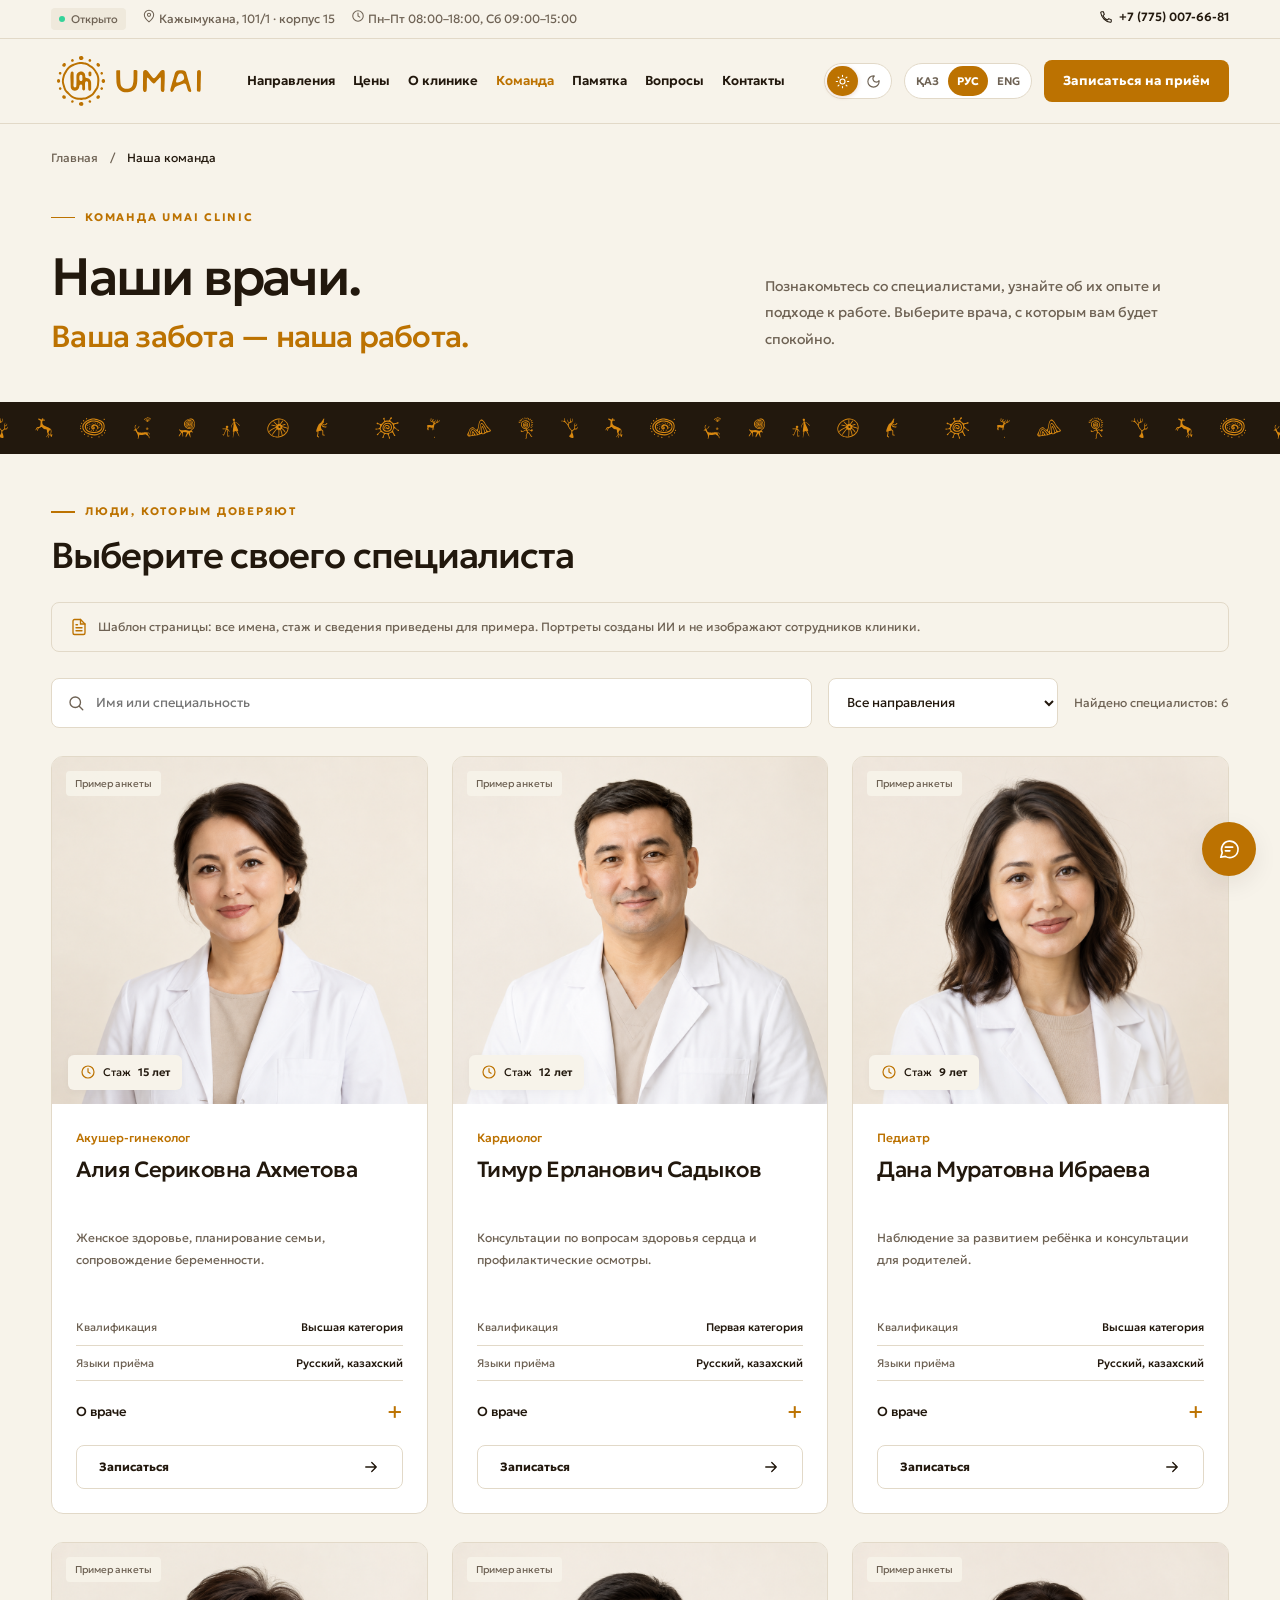
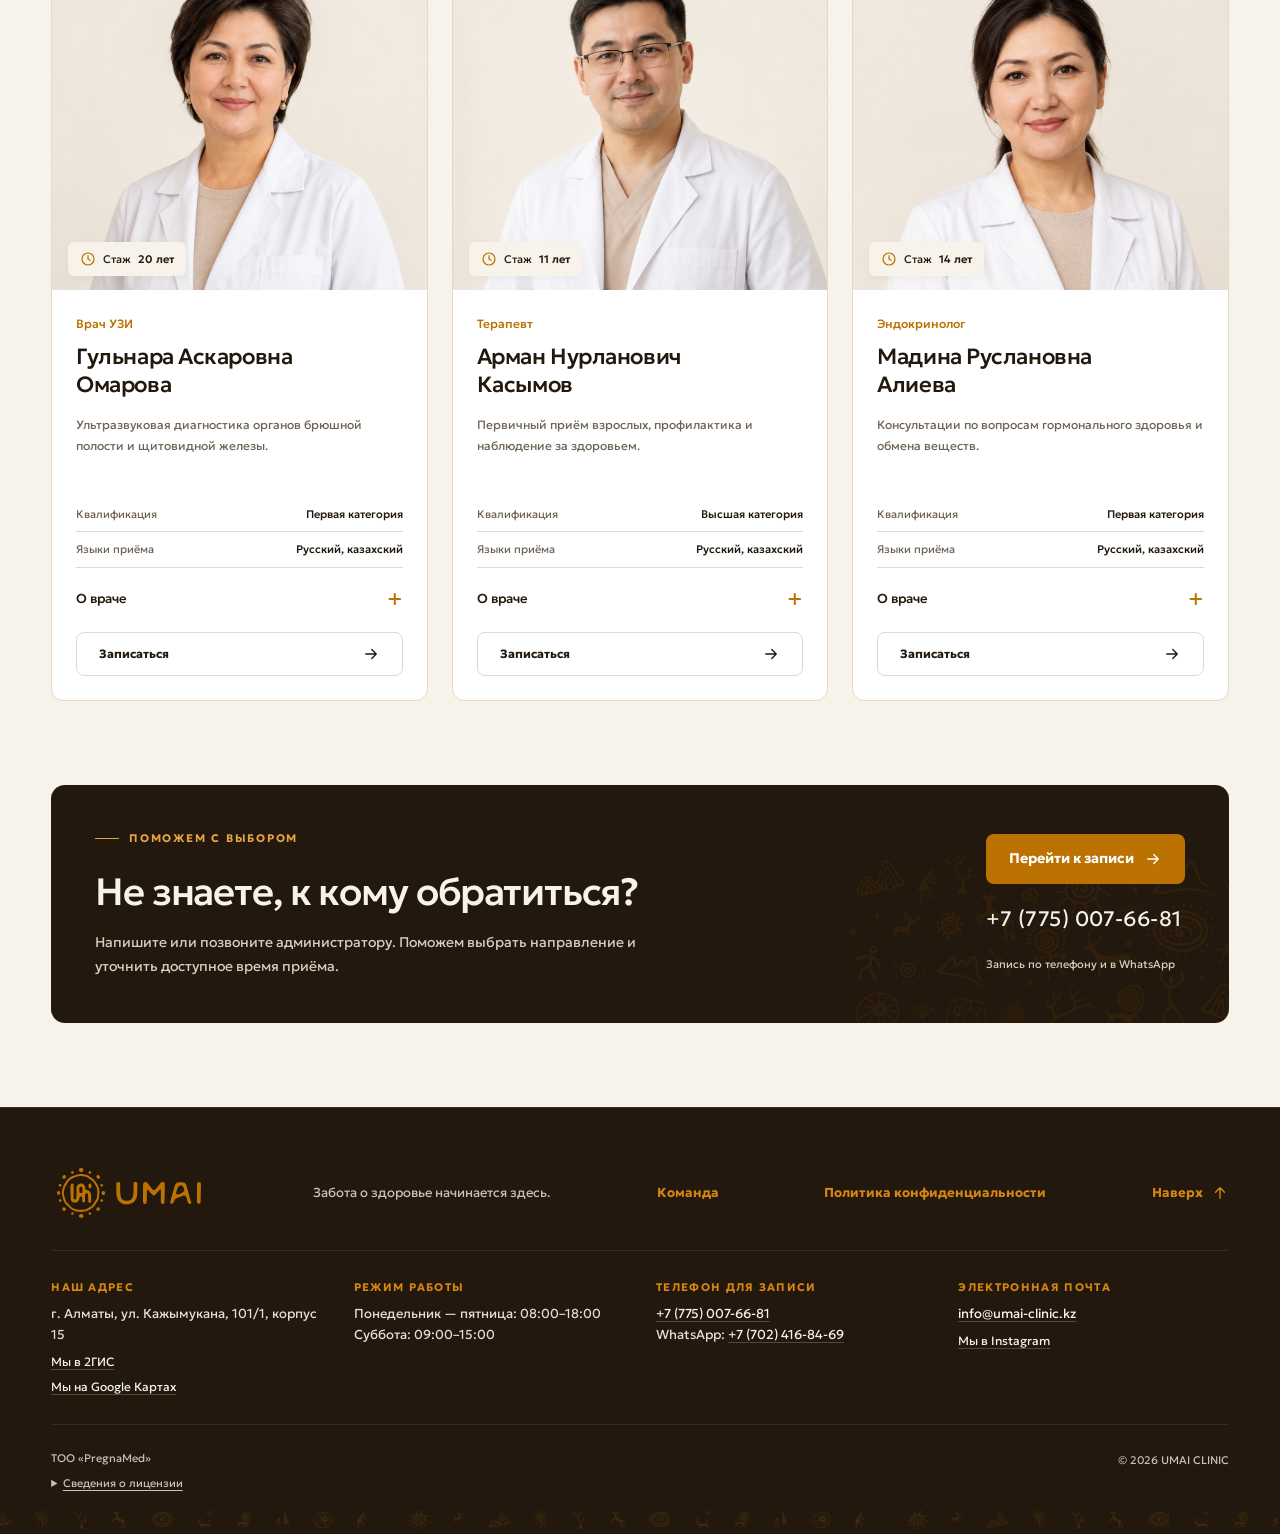
<file: team.html>
<!DOCTYPE html>
<html lang="ru" data-theme="light">
<head>
  <meta charset="utf-8">
  <script>document.documentElement.classList.add('js');</script>
  <meta name="viewport" content="width=device-width, initial-scale=1, viewport-fit=cover">
  <title>Наши врачи — UMAI CLINIC, Алматы</title>
  <meta name="description" content="Врачи UMAI CLINIC: фотографии, специальности, опыт работы и образование. Шаблон каталога специалистов.">
  <meta name="theme-color" content="#F7F3EA" id="meta-theme-color">
  <link rel="icon" href="favicon.svg" type="image/svg+xml">
  <link rel="icon" href="favicon.ico" sizes="48x48">
  <link rel="apple-touch-icon" href="assets/img/icons/apple-touch-icon.png">
  <link rel="manifest" href="manifest.webmanifest">
  <link rel="canonical" href="https://umai-clinic.kz/team.html">
  <meta property="og:type" content="website">
  <meta property="og:title" content="Наши врачи — UMAI CLINIC, Алматы">
  <meta property="og:description" content="Врачи UMAI CLINIC: фотографии, специальности, опыт работы и образование. Шаблон каталога специалистов.">
  <meta property="og:url" content="https://umai-clinic.kz/team.html">
  <meta property="og:locale" content="ru_RU">
  <meta property="og:image" content="https://umai-clinic.kz/assets/img/og.jpg">
  <meta property="og:image:width" content="1200">
  <meta property="og:image:height" content="630">
  <meta name="twitter:card" content="summary_large_image">
  <link rel="preload" href="assets/fonts/geologica-cyrillic.woff2" as="font" type="font/woff2" crossorigin>
  <link rel="stylesheet" href="fonts.css">
  <link rel="stylesheet" href="styles.css">
  <link rel="stylesheet" href="team.css">
  <script src="content.js" defer></script>
  <script src="team-content.js" defer></script>
  <script src="app.js" defer></script>
  <script src="team.js" defer></script>
  <script type="application/ld+json">
  {"@context":"https://schema.org","@type":"AboutPage","name":"Наша команда — UMAI CLINIC, Алматы","url":"https://umai-clinic.kz/team.html","about":{"@type":"MedicalClinic","name":"UMAI CLINIC","url":"https://umai-clinic.kz/"}}
  </script>
</head>
<body id="top" class="team-page">
  <a class="skip" href="#main" data-i18n="skip">Перейти к содержимому</a>

  <!-- Petroglyph Symbols & Icons Defs -->
  <svg width="0" height="0" style="position:absolute" aria-hidden="true">
    <defs>
      <symbol id="sun" viewBox="0 0 345.39 357.99">
        <path fill="currentColor" d="M297.49,224.97C301.53,214.92 302.17,204.23 302.80,193.61C304.00,182.46 305.63,171.35 303.61,160.07C301.82,143.74 297.99,130.07 288.52,116.46C285.25,111.52 282.28,106.43 279.31,101.31C272.23,89.78 262.83,79.93 252.06,71.84C246.88,68.11 241.12,65.37 235.76,61.95C215.82,48.59 213.60,48.30 190.00,45.21C180.99,43.41 171.87,42.21 162.66,43.01C150.91,43.39 140.13,47.05 129.38,51.25C122.42,53.92 114.88,56.10 108.03,59.70C93.89,67.35 79.83,76.49 69.93,89.43C65.49,95.33 61.92,101.83 58.13,108.15C51.02,119.69 43.79,131.49 40.87,144.95C32.61,174.19 32.96,189.26 43.04,217.92C46.76,228.44 48.91,239.65 54.44,249.43C57.10,253.84 60.69,257.57 64.45,261.04C69.39,265.44 74.21,269.69 78.49,274.67C85.13,282.35 92.76,289.18 101.20,294.85C111.77,302.71 124.03,307.98 136.90,310.66C145.12,312.22 153.56,312.84 161.71,314.00C166.48,314.60 171.31,314.81 176.02,314.21L176.19,314.21C181.59,313.45 186.55,312.36 192.07,311.63C199.63,310.74 207.36,309.59 214.74,307.05C222.22,304.42 228.97,300.34 235.96,296.72C244.86,292.09 254.44,286.84 261.74,279.44C268.49,273.15 272.40,264.51 277.47,257.06C281.04,252.01 285.20,247.42 288.70,242.31C292.39,237.11 295.25,231.16 297.49,224.99L297.49,224.97ZM281.60,226.25C277.03,235.93 269.10,243.26 263.34,252.29C259.02,259.46 254.63,266.64 248.23,272.17C244.74,275.22 240.66,277.51 236.58,279.68C227.98,284.02 219.90,288.89 211.18,292.76C205.10,295.36 198.44,296.29 191.92,297.03C180.33,298.30 168.73,298.89 157.32,298.37L157.13,298.37C145.48,297.81 133.81,296.16 123.10,291.17C108.15,284.25 95.86,273.03 85.18,260.74C78.05,253.15 69.18,247.72 65.02,238.38C61.24,229.77 59.08,220.62 55.90,211.74C53.45,204.53 51.28,197.15 50.03,189.63C47.59,176.82 50.56,164.09 53.80,151.49C55.00,146.92 56.20,142.30 57.95,137.92C61.04,130.24 65.75,123.23 70.04,115.89C76.21,105.00 82.80,94.10 92.92,86.41C101.90,79.50 111.59,73.08 122.14,69.23C125.91,67.86 129.77,66.64 133.54,65.25C152.02,58.05 165.06,55.03 185.00,59.06C194.25,60.92 204.13,61.09 212.80,64.92C218.57,67.55 223.66,71.42 229.07,74.70C234.27,77.93 239.69,80.60 244.32,84.17C251.98,89.89 258.58,96.80 264.21,104.57C267.97,109.70 270.86,115.44 274.39,120.83C277.81,126.14 281.29,131.46 283.81,137.27C287.59,146.07 289.17,156.10 289.61,165.74C289.93,175.00 288.45,183.91 288.28,193.30C288.29,204.59 286.69,216.03 281.57,226.22L281.60,226.25Z M159.24,20.36C159.77,22.06 160.65,23.59 162.09,24.75C164.92,27.03 169.24,28.71 173.42,28.71C174.65,28.71 175.84,28.51 177.00,28.19C179.95,27.62 182.73,26.39 184.76,24.76C185.57,24.11 186.23,23.34 186.77,22.48C187.51,21.56 188.13,20.52 188.63,19.43C189.58,17.75 190.18,15.92 190.18,14.05C190.18,12.51 189.67,11.14 188.84,9.88C188.67,9.54 188.48,9.21 188.28,8.88C187.93,8.32 187.64,7.74 187.39,7.14C186.81,5.71 185.95,4.42 184.69,3.40C181.85,1.12 177.59,0.00 173.41,0.00C171.52,0.00 169.73,0.39 168.07,1.02C167.66,1.11 167.27,1.19 166.88,1.30C165.06,1.66 163.40,2.28 162.07,3.36C159.52,5.41 158.16,8.63 157.75,11.92C157.60,12.61 157.49,13.32 157.49,14.06C157.49,15.87 157.94,17.54 158.70,19.08C158.91,19.50 159.08,19.92 159.22,20.37L159.24,20.36Z M59.57,72.71C62.36,69.93 63.67,66.40 63.67,62.99C63.99,59.59 63.01,56.27 60.64,53.89C57.31,50.56 52.26,50.13 47.69,52.10C45.85,52.84 44.06,54.01 42.47,55.60C37.06,61.02 35.80,69.41 40.48,74.08C45.16,78.77 54.17,78.14 59.57,72.73L59.57,72.71Z M114.34,41.09C119.27,39.09 122.10,33.06 120.10,28.12C118.10,23.18 111.78,20.55 106.85,22.55C101.91,24.55 99.75,30.63 101.73,35.56C103.73,40.50 109.41,43.09 114.34,41.09Z M22.80,134.09C28.12,134.09 32.06,129.60 32.06,124.27C32.06,118.94 28.11,115.06 22.80,115.06C17.49,115.06 12.71,118.94 12.71,124.27C12.71,129.60 17.47,134.09 22.80,134.09Z M286.32,54.01C284.37,55.96 283.39,58.51 283.29,61.20C282.98,65.02 284.42,69.16 287.62,72.36C289.94,74.68 292.71,76.03 295.49,76.45C299.44,77.44 303.47,76.71 306.24,73.94C310.92,69.26 309.97,60.82 304.56,55.40C299.16,49.99 290.99,49.32 286.32,54.01Z M232.45,41.22C237.39,43.22 243.16,40.52 245.16,35.58C247.16,30.64 244.82,24.82 239.89,22.83C234.95,20.83 229.07,23.32 227.07,28.26C225.07,33.20 227.52,39.22 232.45,41.22Z M321.23,134.16C326.55,134.16 330.44,129.60 330.44,124.27C330.44,118.94 326.55,114.79 321.23,114.79C315.90,114.79 312.04,118.94 312.04,124.27C312.04,129.60 315.90,134.16 321.23,134.16Z M339.72,167.09C337.71,165.55 335.33,164.63 332.84,164.63C331.60,164.63 330.41,164.85 329.28,165.27C328.47,165.57 327.70,165.96 326.97,166.44C322.99,168.83 320.07,173.49 320.07,178.76C320.07,184.04 322.90,188.65 326.79,191.14C328.56,192.44 330.63,193.21 332.84,193.21C337.89,193.21 342.51,189.25 344.43,183.97C345.04,182.36 345.39,180.59 345.39,178.75C345.39,173.96 343.07,169.64 339.72,167.07L339.72,167.09Z M232.69,316.89C227.75,318.89 225.43,324.21 227.43,329.15C229.43,334.09 234.77,336.23 239.71,334.23C244.64,332.23 246.89,327.01 244.89,322.08C242.89,317.15 237.62,314.89 232.69,316.89Z M321.23,223.46C315.90,223.46 311.69,227.94 311.69,233.27C311.69,238.60 315.90,242.84 321.23,242.84C326.55,242.84 330.55,238.60 330.55,233.27C330.55,227.94 326.55,223.46 321.23,223.46Z M287.58,285.14C282.17,290.55 281.16,299.34 285.83,304.02C290.52,308.71 298.92,307.33 304.33,301.91C309.74,296.50 310.15,289.05 305.47,284.37C300.79,279.68 292.98,279.72 287.57,285.14L287.58,285.14Z M114.11,316.99C109.18,314.99 104.13,317.22 102.15,322.15C100.15,327.09 102.15,332.40 107.08,334.38C112.02,336.38 117.26,334.02 119.26,329.08C121.26,324.14 119.05,318.99 114.11,316.99Z M22.80,223.83C17.47,223.83 13.45,227.94 13.45,233.27C13.45,238.60 17.49,242.78 22.80,242.78C28.11,242.78 32.53,238.59 32.53,233.27C32.53,227.95 28.11,223.83 22.80,223.83Z M187.39,336.52C186.81,335.11 185.96,333.84 184.72,332.84C183.68,332.01 182.44,331.40 181.08,330.97C179.99,330.62 178.92,330.26 177.85,329.84C176.46,329.30 174.97,328.96 173.41,328.96C169.23,328.96 165.55,331.31 162.73,333.59C159.61,336.09 157.67,339.52 157.67,343.49C157.67,346.09 158.61,348.36 160.12,350.32C160.76,351.44 161.63,352.46 162.74,353.37C163.61,354.07 164.56,354.66 165.57,355.15C167.85,356.70 170.46,357.99 173.41,357.99C175.11,357.99 176.71,357.57 178.20,356.91C179.10,356.52 179.99,356.13 180.92,355.80C182.24,355.34 183.46,354.71 184.49,353.87C185.77,352.85 186.66,351.59 187.29,350.18C187.58,349.52 187.89,348.88 188.23,348.25C189.01,346.79 189.48,345.21 189.48,343.48C189.48,341.74 189.06,340.25 188.37,338.80C188.00,338.05 187.69,337.28 187.39,336.50L187.39,336.52Z M22.56,178.78C22.56,171.12 17.79,164.66 11.17,164.66C4.54,164.66 0.00,171.11 0.00,178.78C0.00,186.44 4.56,191.89 11.17,191.89C17.78,191.89 22.56,186.44 22.56,178.78Z M59.36,285.04C54.71,280.38 47.82,279.39 43.00,282.16C42.21,282.59 41.47,283.13 40.79,283.81C40.16,284.44 39.64,285.12 39.21,285.86C36.26,290.76 37.00,297.99 41.70,302.71C44.62,305.63 48.35,306.85 51.90,306.63C55.14,306.92 58.29,305.97 60.61,303.66C62.93,301.35 63.85,298.08 63.45,294.80C63.50,291.42 62.19,287.89 59.35,285.05L59.36,285.04Z M245.23,197.78C246.11,186.75 242.75,177.52 237.34,170.27C231.92,162.99 224.14,159.13 212.67,158.08C212.02,158.08 212.30,157.87 212.20,157.86C195.44,154.47 210.09,135.15 193.99,119.57C185.32,110.84 172.73,109.67 162.31,112.74C151.93,115.80 142.80,123.79 140.23,135.85C139.02,144.93 139.92,158.83 140.06,173.36C140.20,186.33 139.15,199.82 138.86,210.90C139.08,215.43 138.94,219.43 135.56,222.54C131.67,226.16 124.99,225.62 121.59,221.59C119.58,219.34 118.27,216.10 118.41,213.31C118.24,208.37 119.36,196.08 119.47,181.85C119.54,171.70 119.44,160.55 119.43,150.39C119.41,136.19 119.58,123.58 118.94,118.62C115.68,108.74 101.52,109.21 98.42,119.50C97.80,125.20 95.87,136.83 95.92,150.67C95.94,160.55 97.29,171.46 97.36,181.99C97.44,193.54 98.40,204.66 98.24,213.36C97.40,227.42 102.95,239.94 113.15,245.64C123.43,251.36 137.25,249.95 148.54,241.11C154.43,236.35 158.48,229.49 159.68,221.77C160.45,217.35 160.86,212.91 162.79,209.12C167.55,199.90 179.94,202.85 181.17,212.65C181.80,219.04 180.87,227.31 181.03,233.58C180.32,240.64 184.96,247.65 193.08,246.80C199.44,246.24 202.18,240.69 201.66,235.01C201.66,228.67 201.28,209.77 201.28,199.44C201.46,195.20 201.76,191.63 202.97,187.73C205.21,179.98 215.82,177.73 220.88,184.69C224.44,189.59 223.24,193.70 223.48,199.23C223.48,209.96 224.57,228.35 224.57,234.85C224.01,240.76 227.04,248.23 233.65,248.55C238.87,249.01 244.07,244.37 245.16,239.44C246.15,227.48 244.89,210.42 245.20,197.75L245.23,197.78ZM182.69,170.51C182.03,181.08 167.15,183.11 162.69,173.05C161.15,169.67 160.38,166.88 160.31,162.15C160.35,156.54 160.63,150.46 160.82,145.00C161.28,132.59 177.98,129.54 181.73,141.63C182.71,144.65 182.23,149.97 182.34,154.19C182.26,158.98 182.93,166.84 182.71,170.52L182.69,170.51Z M246.84,135.28C247.13,132.82 247.14,129.71 247.17,126.77C247.17,123.27 247.34,120.01 245.95,117.08C244.36,113.52 241.33,111.20 236.70,110.89C232.77,110.63 228.75,113.56 227.20,117.19C225.11,122.48 226.36,125.44 226.33,134.54C226.29,148.54 245.24,149.31 246.84,135.28Z"/>
      </symbol>
      <symbol id="deer" viewBox="0 0 62 50">
        <g fill="none" stroke="currentColor" stroke-width="2.6" stroke-linecap="round" stroke-linejoin="round">
          <path d="M12 26 L7 22"/>
          <path d="M16 31 L14 45 M21 32 L22 45 M40 32 L38 45 M45 30 L48 45"/>
          <path d="M51 15 L46 4 M48.5 9 L42 7.5 M51 15 L57 4 M54.5 8.5 L60 8"/>
        </g>
        <path fill="currentColor" d="M12 24 C20 19.5 37 19.5 45 23 L50 13 L55.5 12.5 L55 17.5 L50.5 18.5 L48 29 C40 33.5 22 33.5 14 31 C11 29.5 10.5 26 12 24 Z"/>
      </symbol>
      <symbol id="man" viewBox="0 0 40 48">
        <circle cx="20" cy="7" r="4.4" fill="currentColor"/>
        <g fill="none" stroke="currentColor" stroke-width="2.6" stroke-linecap="round" stroke-linejoin="round">
          <path d="M20 12 V30 M7 8 L11 18 L20 15.5 L29 18 L33 8 M20 30 L12 44 M20 30 L28 44"/>
        </g>
      </symbol>
      <symbol id="i-arrow" viewBox="0 0 24 24"><path d="M5 12h14m-6-6 6 6-6 6" fill="none" stroke="currentColor" stroke-width="1.8" stroke-linecap="round" stroke-linejoin="round"/></symbol>
      <symbol id="i-up" viewBox="0 0 24 24"><path d="M12 19V5m-6 6 6-6 6 6" fill="none" stroke="currentColor" stroke-width="1.8" stroke-linecap="round" stroke-linejoin="round"/></symbol>
      <symbol id="i-phone" viewBox="0 0 24 24"><path d="M21 16.5v3a1.5 1.5 0 0 1-1.7 1.5A19.5 19.5 0 0 1 3 4.7 1.5 1.5 0 0 1 4.5 3h3l1.6 4.5-2.3 2.1a16 16 0 0 0 7.6 7.6l2.1-2.3Z" fill="none" stroke="currentColor" stroke-width="1.8" stroke-linecap="round" stroke-linejoin="round"/></symbol>
      <symbol id="i-chat" viewBox="0 0 24 24"><path d="m3 21 1.6-5A9 9 0 1 1 8 20Z" fill="none" stroke="currentColor" stroke-width="1.8" stroke-linecap="round" stroke-linejoin="round"/><path d="M8 10h8m-8 4h5" fill="none" stroke="currentColor" stroke-width="1.8" stroke-linecap="round"/></symbol>
      <symbol id="i-pin" viewBox="0 0 24 24"><path d="M20 10c0 6-8 12-8 12S4 16 4 10a8 8 0 1 1 16 0Z" fill="none" stroke="currentColor" stroke-width="1.8"/><circle cx="12" cy="10" r="2.7" fill="none" stroke="currentColor" stroke-width="1.8"/></symbol>
      <symbol id="i-clock" viewBox="0 0 24 24"><circle cx="12" cy="12" r="9" fill="none" stroke="currentColor" stroke-width="1.8"/><path d="M12 7v5l3 2" fill="none" stroke="currentColor" stroke-width="1.8" stroke-linecap="round"/></symbol>
      <symbol id="i-check" viewBox="0 0 24 24"><path d="m4 12 5 5L20 7" fill="none" stroke="currentColor" stroke-width="2" stroke-linecap="round" stroke-linejoin="round"/></symbol>
      <symbol id="i-heart" viewBox="0 0 24 24"><path d="M20.8 5.6c-2.2-2.3-5.5-2-8.8 1.4-3.3-3.4-6.6-3.7-8.8-1.4C-1 10 6.8 16.5 12 21c5.2-4.5 13-11 8.8-15.4Z" fill="none" stroke="currentColor" stroke-width="1.8" stroke-linejoin="round"/></symbol>
      <symbol id="i-cross" viewBox="0 0 24 24"><path d="M8 3h8v5h5v8h-5v5H8v-5H3V8h5Z" fill="none" stroke="currentColor" stroke-width="1.8" stroke-linejoin="round"/></symbol>
      <symbol id="i-pulse" viewBox="0 0 24 24"><path d="M2 12h5l3-8 4 16 3-8h5" fill="none" stroke="currentColor" stroke-width="1.8" stroke-linecap="round" stroke-linejoin="round"/></symbol>
      <symbol id="i-lab" viewBox="0 0 24 24"><path d="M9 3h6m-5 0v6L4 19a1.3 1.3 0 0 0 1.2 2h13.6a1.3 1.3 0 0 0 1.2-2L14 9V3M7 14h10" fill="none" stroke="currentColor" stroke-width="1.8" stroke-linecap="round" stroke-linejoin="round"/></symbol>
      <symbol id="i-leaf" viewBox="0 0 24 24"><path d="M20 3C9 1 2 6 4 14s17 7 16-11ZM3 22 15 9" fill="none" stroke="currentColor" stroke-width="1.8" stroke-linecap="round" stroke-linejoin="round"/></symbol>
      <symbol id="i-menu" viewBox="0 0 24 24"><path d="M4 7h16M4 12h16M4 17h16" fill="none" stroke="currentColor" stroke-width="1.8" stroke-linecap="round"/></symbol>
      <symbol id="i-close" viewBox="0 0 24 24"><path d="m6 6 12 12M6 18 18 6" fill="none" stroke="currentColor" stroke-width="1.8" stroke-linecap="round"/></symbol>
      <symbol id="i-sun" viewBox="0 0 24 24"><circle cx="12" cy="12" r="4" fill="none" stroke="currentColor" stroke-width="1.8"/><path d="M12 2v2m0 16v2M4.93 4.93l1.41 1.41m11.32 11.32 1.41 1.41M2 12h2m16 0h2M6.34 17.66l-1.41 1.41m14.14-14.14-1.41 1.41" fill="none" stroke="currentColor" stroke-width="1.8" stroke-linecap="round"/></symbol>
      <symbol id="i-moon" viewBox="0 0 24 24"><path d="M12 3a9 9 0 1 0 9 9c0-.46-.04-.92-.1-1.36a5.39 5.39 0 0 1-4.4 2.26 5.4 5.4 0 0 1-3.14-9.8c-.44-.06-.9-.1-1.36-.1Z" fill="none" stroke="currentColor" stroke-width="1.8" stroke-linecap="round" stroke-linejoin="round"/></symbol>
      <symbol id="i-star" viewBox="0 0 24 24"><path d="m12 2 3.09 6.26L22 9.27l-5 4.87 1.18 6.88L12 17.77l-6.18 3.25L7 14.14 2 9.27l6.91-1.01L12 2Z" fill="currentColor"/></symbol>
      <symbol id="i-search" viewBox="0 0 24 24"><circle cx="11" cy="11" r="7" fill="none" stroke="currentColor" stroke-width="1.8"/><path d="m21 21-4.35-4.35" fill="none" stroke="currentColor" stroke-width="1.8" stroke-linecap="round"/></symbol>
      <symbol id="i-doc" viewBox="0 0 24 24"><path d="M14 2H6a2 2 0 0 0-2 2v16a2 2 0 0 0 2 2h12a2 2 0 0 0 2-2V8z" fill="none" stroke="currentColor" stroke-width="1.8"/><path d="M14 2v6h6M16 13H8M16 17H8M10 9H8" fill="none" stroke="currentColor" stroke-width="1.8" stroke-linecap="round"/></symbol>
      <symbol id="i-car" viewBox="0 0 24 24"><path d="M19 17h2c.6 0 1-.4 1-1v-3c0-.9-.7-1.7-1.5-1.9C18.7 10.6 16 10 16 10s-1.3-1.4-2.2-2.3c-.5-.4-1.1-.7-1.8-.7H5c-.6 0-1.1.4-1.4.9l-1.5 2.5C2 10.6 2 11 2 11.4V16c0 .6.4 1 1 1h2" fill="none" stroke="currentColor" stroke-width="1.8" stroke-linecap="round"/><circle cx="7" cy="17" r="2" fill="none" stroke="currentColor" stroke-width="1.8"/><circle cx="17" cy="17" r="2" fill="none" stroke="currentColor" stroke-width="1.8"/></symbol>
      <symbol id="i-bus" viewBox="0 0 24 24"><rect width="16" height="16" x="4" y="3" rx="2" fill="none" stroke="currentColor" stroke-width="1.8"/><path d="M4 11h16M8 15h.01M16 15h.01M6 19v2M18 19v2" fill="none" stroke="currentColor" stroke-width="1.8" stroke-linecap="round"/></symbol>
    </defs>
  </svg>

  <!-- Topline -->
  <div class="topline">
    <div class="wrap">
      <div class="topline-left">
        <span class="topline-badge" id="topline-status">Открыто</span>
        <span><svg class="icon" style="width:14px;height:14px;display:inline" aria-hidden="true"><use href="#i-pin"/></svg> <span data-i18n="heroLocation">Кажымукана, 101/1 · корпус 15</span></span>
        <span><svg class="icon" style="width:14px;height:14px;display:inline" aria-hidden="true"><use href="#i-clock"/></svg> <span data-i18n="toplineSchedule">Пн–Пт 08:00–18:00, Сб 09:00–15:00</span></span>
      </div>
      <div>
        <a href="tel:+77750076681"><svg class="icon" style="width:14px;height:14px" aria-hidden="true"><use href="#i-phone"/></svg> +7 (775) 007-66-81</a>
      </div>
    </div>
  </div>

  <!-- Header -->
  <header class="site-header">
    <div class="wrap header-row">
      <a class="brand" href="index.html" aria-label="UMAI CLINIC">
          <img class="brand-logo" src="assets/img/logo-horizontal.svg" alt="UMAI CLINIC" width="144" height="50">
      </a>

      <nav class="site-nav" id="site-nav" aria-label="Основная навигация" data-i18n-aria="navLabel">
        <a href="index.html#services" data-i18n="navServices">Направления</a>
        <a href="index.html#prices" data-i18n="navPrices">Цены</a>
        <a href="index.html#about" data-i18n="navAbout">О клинике</a>
        <a href="team.html" aria-current="page" data-i18n="navTeam">Команда</a>
        <a href="index.html#guide" data-i18n="navGuide">Памятка</a>
        <a href="index.html#faq" data-i18n="navFaq">Вопросы</a>
        <a href="index.html#contacts" data-i18n="navContacts">Контакты</a>
        <div class="nav-theme-row">
          <span data-i18n="themeLabel">Тема оформления</span>
          <div class="theme-switch" role="group" aria-label="Тема оформления" data-i18n-aria="themeLabel">
            <button type="button" class="theme-btn" data-set-theme="light" aria-pressed="true" data-i18n-aria="themeLightFull">
              <svg class="icon" aria-hidden="true"><use href="#i-sun"/></svg>
              <span class="theme-btn-text" data-i18n="themeLight">Светлая</span>
            </button>
            <button type="button" class="theme-btn" data-set-theme="dark" aria-pressed="false" data-i18n-aria="themeDarkFull">
              <svg class="icon" aria-hidden="true"><use href="#i-moon"/></svg>
              <span class="theme-btn-text" data-i18n="themeDark">Тёмная</span>
            </button>
          </div>
        </div>
      </nav>

      <div class="header-tools">
        <!-- Theme Switcher -->
        <div class="theme-switch" role="group" aria-label="Тема оформления" data-i18n-aria="themeLabel">
          <button type="button" class="theme-btn" data-set-theme="light" aria-pressed="true" title="Светлая тема" aria-label="Светлая тема" data-i18n-aria="themeLightFull">
            <svg class="icon" aria-hidden="true"><use href="#i-sun"/></svg>
            <span class="theme-btn-text" data-i18n="themeLight">Светлая</span>
          </button>
          <button type="button" class="theme-btn" data-set-theme="dark" aria-pressed="false" title="Тёмная тема" aria-label="Тёмная тема" data-i18n-aria="themeDarkFull">
            <svg class="icon" aria-hidden="true"><use href="#i-moon"/></svg>
            <span class="theme-btn-text" data-i18n="themeDark">Тёмная</span>
          </button>
        </div>

        <!-- Language switcher -->
        <div class="langs" role="group" aria-label="Тіл / Язык / Language">
          <button type="button" data-lang="kk" lang="kk" aria-label="Қазақша" aria-pressed="false">ҚАЗ</button>
          <button type="button" data-lang="ru" lang="ru" aria-label="Русский" aria-pressed="true">РУС</button>
          <button type="button" data-lang="en" lang="en" aria-label="English" aria-pressed="false">ENG</button>
        </div>

        <a class="btn btn-primary header-book" href="index.html#appointment" data-i18n="book">Записаться на приём</a>

        <button class="menu-toggle" id="menu-toggle" type="button" aria-controls="site-nav" aria-expanded="false" aria-label="Открыть меню">
          <svg class="icon menu-icon" aria-hidden="true"><use href="#i-menu"/></svg>
          <svg class="icon close-icon" aria-hidden="true"><use href="#i-close"/></svg>
        </button>
      </div>
    </div>
  </header>

  <main id="main" tabindex="-1">
    <nav class="wrap team-breadcrumbs" aria-label="Наша команда" data-i18n-aria="teamBreadcrumb">
      <a href="index.html" data-i18n="teamHome">Главная</a><span aria-hidden="true">/</span><span aria-current="page" data-i18n="teamBreadcrumb">Наша команда</span>
    </nav>
    <section class="wrap doctors-hero" aria-labelledby="team-title">
      <div><p class="eyebrow" data-i18n="teamEyebrow">Команда UMAI CLINIC</p>
        <h1 id="team-title"><span data-i18n="teamTitle">Наши врачи.</span><span class="accent" data-i18n="teamAccent">Ваша забота — наша работа.</span></h1>
      </div>
      <p class="team-lead" data-i18n="teamLead">Познакомьтесь со специалистами, узнайте об их опыте и подходе к работе. Выберите врача, с которым вам будет спокойно.</p>
    </section>
    <div class="team-frieze" aria-hidden="true"></div>
    <section class="section doctor-section" id="team" aria-labelledby="catalog-title">
      <div class="wrap">
        <div class="catalog-heading"><div><p class="eyebrow" data-i18n="catalogEyebrow">Люди, которым доверяют</p><h2 id="catalog-title" data-i18n="catalogTitle">Выберите своего специалиста</h2></div></div>
        <p class="demo-notice"><svg class="icon" aria-hidden="true"><use href="#i-doc"/></svg><span data-i18n="demoNotice">Шаблон страницы: все имена, стаж и сведения приведены для примера. Портреты созданы ИИ и не изображают сотрудников клиники.</span></p>
        <div class="doctor-toolbar js-only">
          <label class="doctor-search"><span class="sr-only" data-i18n="searchLabel">Поиск врача</span><svg class="icon" aria-hidden="true"><use href="#i-search"/></svg><input type="search" id="doctor-search" placeholder="Имя или специальность" data-i18n-placeholder="searchPlaceholder" autocomplete="off" aria-controls="doctor-grid"></label>
          <label class="doctor-select"><span class="sr-only" data-i18n="specialtyLabel">Направление</span><select id="doctor-specialty" aria-controls="doctor-grid"><option value="all" data-i18n="filterAll">Все направления</option><option value="doctor-1" data-i18n="doctor-1-specialty">Акушер-гинеколог</option><option value="doctor-2" data-i18n="doctor-2-specialty">Кардиолог</option><option value="doctor-3" data-i18n="doctor-3-specialty">Педиатр</option><option value="doctor-4" data-i18n="doctor-4-specialty">Врач УЗИ</option><option value="doctor-5" data-i18n="doctor-5-specialty">Терапевт</option><option value="doctor-6" data-i18n="doctor-6-specialty">Эндокринолог</option></select></label>
          <p id="doctor-count" class="doctor-count" role="status" aria-live="polite"></p>
        </div>
        <div class="doctor-grid" id="doctor-grid">
          <article class="doctor-card" data-doctor="doctor-1" aria-labelledby="doctor-1-name">
            <div class="doctor-portrait"><img src="assets/img/team/doctor-1.png" alt="Демонстрационный портрет, созданный ИИ: Алия Сериковна Ахметова" data-i18n-alt="doctor-1-alt" width="1024" height="1536" loading="eager" decoding="async"><span class="doctor-demo" data-i18n="demoBadge">Пример анкеты</span><div class="doctor-experience"><svg class="icon" aria-hidden="true"><use href="#i-clock"/></svg><span data-i18n="experienceLabel">Стаж</span><strong data-i18n="doctor-1-experience">15 лет</strong></div></div>
            <div class="doctor-info">
              <p class="doctor-specialty" data-i18n="doctor-1-specialty">Акушер-гинеколог</p>
              <h3 id="doctor-1-name" data-i18n="doctor-1-name">Алия Сериковна Ахметова</h3>
              <p class="doctor-focus" data-i18n="doctor-1-focus">Женское здоровье, планирование семьи, сопровождение беременности.</p>
              <dl class="doctor-facts"><div><dt data-i18n="categoryLabel">Квалификация</dt><dd data-i18n="doctor-1-category">Высшая категория</dd></div><div><dt data-i18n="languagesLabel">Языки приёма</dt><dd data-i18n="doctor-1-languages">Русский, казахский</dd></div></dl>
              <details class="doctor-details"><summary><span data-i18n="aboutDoctor">О враче</span><span class="doctor-plus" aria-hidden="true">+</span></summary><div class="doctor-biography"><h4 data-i18n="educationLabel">Образование</h4><p data-i18n="doctor-1-education">Медицинский университет · лечебное дело. Интернатура и профильная специализация.</p><h4 data-i18n="practiceLabel">Опыт работы</h4><p data-i18n="doctor-1-practice">15 лет клинической практики. Амбулаторный приём и работа в многопрофильном медицинском центре.</p><h4 data-i18n="focusLabel">Специализация</h4><p data-i18n="doctor-1-focus">Женское здоровье, планирование семьи, сопровождение беременности.</p><h4 data-i18n="trainingLabel">Повышение квалификации</h4><p data-i18n="doctor-1-training">Профильные курсы и участие в медицинских конференциях. Названия и даты — для заполнения.</p></div></details>
              <a class="btn btn-outline doctor-book" href="index.html?service=0#appointment"><span data-i18n="bookDoctor">Записаться</span><svg class="icon" aria-hidden="true"><use href="#i-arrow"/></svg></a>
            </div>
          </article>
          <article class="doctor-card" data-doctor="doctor-2" aria-labelledby="doctor-2-name">
            <div class="doctor-portrait"><img src="assets/img/team/doctor-2.png" alt="Демонстрационный портрет, созданный ИИ: Тимур Ерланович Садыков" data-i18n-alt="doctor-2-alt" width="1024" height="1536" loading="eager" decoding="async"><span class="doctor-demo" data-i18n="demoBadge">Пример анкеты</span><div class="doctor-experience"><svg class="icon" aria-hidden="true"><use href="#i-clock"/></svg><span data-i18n="experienceLabel">Стаж</span><strong data-i18n="doctor-2-experience">12 лет</strong></div></div>
            <div class="doctor-info">
              <p class="doctor-specialty" data-i18n="doctor-2-specialty">Кардиолог</p>
              <h3 id="doctor-2-name" data-i18n="doctor-2-name">Тимур Ерланович Садыков</h3>
              <p class="doctor-focus" data-i18n="doctor-2-focus">Консультации по вопросам здоровья сердца и профилактические осмотры.</p>
              <dl class="doctor-facts"><div><dt data-i18n="categoryLabel">Квалификация</dt><dd data-i18n="doctor-2-category">Первая категория</dd></div><div><dt data-i18n="languagesLabel">Языки приёма</dt><dd data-i18n="doctor-2-languages">Русский, казахский</dd></div></dl>
              <details class="doctor-details"><summary><span data-i18n="aboutDoctor">О враче</span><span class="doctor-plus" aria-hidden="true">+</span></summary><div class="doctor-biography"><h4 data-i18n="educationLabel">Образование</h4><p data-i18n="doctor-2-education">Медицинский университет · лечебное дело. Интернатура и профильная специализация.</p><h4 data-i18n="practiceLabel">Опыт работы</h4><p data-i18n="doctor-2-practice">12 лет клинической практики. Амбулаторный приём и работа в многопрофильном медицинском центре.</p><h4 data-i18n="focusLabel">Специализация</h4><p data-i18n="doctor-2-focus">Консультации по вопросам здоровья сердца и профилактические осмотры.</p><h4 data-i18n="trainingLabel">Повышение квалификации</h4><p data-i18n="doctor-2-training">Профильные курсы и участие в медицинских конференциях. Названия и даты — для заполнения.</p></div></details>
              <a class="btn btn-outline doctor-book" href="index.html?service=12#appointment"><span data-i18n="bookDoctor">Записаться</span><svg class="icon" aria-hidden="true"><use href="#i-arrow"/></svg></a>
            </div>
          </article>
          <article class="doctor-card" data-doctor="doctor-3" aria-labelledby="doctor-3-name">
            <div class="doctor-portrait"><img src="assets/img/team/doctor-3.png" alt="Демонстрационный портрет, созданный ИИ: Дана Муратовна Ибраева" data-i18n-alt="doctor-3-alt" width="1024" height="1536" loading="eager" decoding="async"><span class="doctor-demo" data-i18n="demoBadge">Пример анкеты</span><div class="doctor-experience"><svg class="icon" aria-hidden="true"><use href="#i-clock"/></svg><span data-i18n="experienceLabel">Стаж</span><strong data-i18n="doctor-3-experience">9 лет</strong></div></div>
            <div class="doctor-info">
              <p class="doctor-specialty" data-i18n="doctor-3-specialty">Педиатр</p>
              <h3 id="doctor-3-name" data-i18n="doctor-3-name">Дана Муратовна Ибраева</h3>
              <p class="doctor-focus" data-i18n="doctor-3-focus">Наблюдение за развитием ребёнка и консультации для родителей.</p>
              <dl class="doctor-facts"><div><dt data-i18n="categoryLabel">Квалификация</dt><dd data-i18n="doctor-3-category">Высшая категория</dd></div><div><dt data-i18n="languagesLabel">Языки приёма</dt><dd data-i18n="doctor-3-languages">Русский, казахский</dd></div></dl>
              <details class="doctor-details"><summary><span data-i18n="aboutDoctor">О враче</span><span class="doctor-plus" aria-hidden="true">+</span></summary><div class="doctor-biography"><h4 data-i18n="educationLabel">Образование</h4><p data-i18n="doctor-3-education">Медицинский университет · лечебное дело. Интернатура и профильная специализация.</p><h4 data-i18n="practiceLabel">Опыт работы</h4><p data-i18n="doctor-3-practice">9 лет клинической практики. Амбулаторный приём и работа в многопрофильном медицинском центре.</p><h4 data-i18n="focusLabel">Специализация</h4><p data-i18n="doctor-3-focus">Наблюдение за развитием ребёнка и консультации для родителей.</p><h4 data-i18n="trainingLabel">Повышение квалификации</h4><p data-i18n="doctor-3-training">Профильные курсы и участие в медицинских конференциях. Названия и даты — для заполнения.</p></div></details>
              <a class="btn btn-outline doctor-book" href="index.html?service=2#appointment"><span data-i18n="bookDoctor">Записаться</span><svg class="icon" aria-hidden="true"><use href="#i-arrow"/></svg></a>
            </div>
          </article>
          <article class="doctor-card" data-doctor="doctor-4" aria-labelledby="doctor-4-name">
            <div class="doctor-portrait"><img src="assets/img/team/doctor-4.png" alt="Демонстрационный портрет, созданный ИИ: Гульнара Аскаровна Омарова" data-i18n-alt="doctor-4-alt" width="1024" height="1536" loading="lazy" decoding="async"><span class="doctor-demo" data-i18n="demoBadge">Пример анкеты</span><div class="doctor-experience"><svg class="icon" aria-hidden="true"><use href="#i-clock"/></svg><span data-i18n="experienceLabel">Стаж</span><strong data-i18n="doctor-4-experience">20 лет</strong></div></div>
            <div class="doctor-info">
              <p class="doctor-specialty" data-i18n="doctor-4-specialty">Врач УЗИ</p>
              <h3 id="doctor-4-name" data-i18n="doctor-4-name">Гульнара Аскаровна Омарова</h3>
              <p class="doctor-focus" data-i18n="doctor-4-focus">Ультразвуковая диагностика органов брюшной полости и щитовидной железы.</p>
              <dl class="doctor-facts"><div><dt data-i18n="categoryLabel">Квалификация</dt><dd data-i18n="doctor-4-category">Первая категория</dd></div><div><dt data-i18n="languagesLabel">Языки приёма</dt><dd data-i18n="doctor-4-languages">Русский, казахский</dd></div></dl>
              <details class="doctor-details"><summary><span data-i18n="aboutDoctor">О враче</span><span class="doctor-plus" aria-hidden="true">+</span></summary><div class="doctor-biography"><h4 data-i18n="educationLabel">Образование</h4><p data-i18n="doctor-4-education">Медицинский университет · лечебное дело. Интернатура и профильная специализация.</p><h4 data-i18n="practiceLabel">Опыт работы</h4><p data-i18n="doctor-4-practice">20 лет клинической практики. Амбулаторный приём и работа в многопрофильном медицинском центре.</p><h4 data-i18n="focusLabel">Специализация</h4><p data-i18n="doctor-4-focus">Ультразвуковая диагностика органов брюшной полости и щитовидной железы.</p><h4 data-i18n="trainingLabel">Повышение квалификации</h4><p data-i18n="doctor-4-training">Профильные курсы и участие в медицинских конференциях. Названия и даты — для заполнения.</p></div></details>
              <a class="btn btn-outline doctor-book" href="index.html?service=5#appointment"><span data-i18n="bookDoctor">Записаться</span><svg class="icon" aria-hidden="true"><use href="#i-arrow"/></svg></a>
            </div>
          </article>
          <article class="doctor-card" data-doctor="doctor-5" aria-labelledby="doctor-5-name">
            <div class="doctor-portrait"><img src="assets/img/team/doctor-5.png" alt="Демонстрационный портрет, созданный ИИ: Арман Нурланович Касымов" data-i18n-alt="doctor-5-alt" width="1024" height="1536" loading="lazy" decoding="async"><span class="doctor-demo" data-i18n="demoBadge">Пример анкеты</span><div class="doctor-experience"><svg class="icon" aria-hidden="true"><use href="#i-clock"/></svg><span data-i18n="experienceLabel">Стаж</span><strong data-i18n="doctor-5-experience">11 лет</strong></div></div>
            <div class="doctor-info">
              <p class="doctor-specialty" data-i18n="doctor-5-specialty">Терапевт</p>
              <h3 id="doctor-5-name" data-i18n="doctor-5-name">Арман Нурланович Касымов</h3>
              <p class="doctor-focus" data-i18n="doctor-5-focus">Первичный приём взрослых, профилактика и наблюдение за здоровьем.</p>
              <dl class="doctor-facts"><div><dt data-i18n="categoryLabel">Квалификация</dt><dd data-i18n="doctor-5-category">Высшая категория</dd></div><div><dt data-i18n="languagesLabel">Языки приёма</dt><dd data-i18n="doctor-5-languages">Русский, казахский</dd></div></dl>
              <details class="doctor-details"><summary><span data-i18n="aboutDoctor">О враче</span><span class="doctor-plus" aria-hidden="true">+</span></summary><div class="doctor-biography"><h4 data-i18n="educationLabel">Образование</h4><p data-i18n="doctor-5-education">Медицинский университет · лечебное дело. Интернатура и профильная специализация.</p><h4 data-i18n="practiceLabel">Опыт работы</h4><p data-i18n="doctor-5-practice">11 лет клинической практики. Амбулаторный приём и работа в многопрофильном медицинском центре.</p><h4 data-i18n="focusLabel">Специализация</h4><p data-i18n="doctor-5-focus">Первичный приём взрослых, профилактика и наблюдение за здоровьем.</p><h4 data-i18n="trainingLabel">Повышение квалификации</h4><p data-i18n="doctor-5-training">Профильные курсы и участие в медицинских конференциях. Названия и даты — для заполнения.</p></div></details>
              <a class="btn btn-outline doctor-book" href="index.html?service=1#appointment"><span data-i18n="bookDoctor">Записаться</span><svg class="icon" aria-hidden="true"><use href="#i-arrow"/></svg></a>
            </div>
          </article>
          <article class="doctor-card" data-doctor="doctor-6" aria-labelledby="doctor-6-name">
            <div class="doctor-portrait"><img src="assets/img/team/doctor-6.png" alt="Демонстрационный портрет, созданный ИИ: Мадина Руслановна Алиева" data-i18n-alt="doctor-6-alt" width="1024" height="1536" loading="lazy" decoding="async"><span class="doctor-demo" data-i18n="demoBadge">Пример анкеты</span><div class="doctor-experience"><svg class="icon" aria-hidden="true"><use href="#i-clock"/></svg><span data-i18n="experienceLabel">Стаж</span><strong data-i18n="doctor-6-experience">14 лет</strong></div></div>
            <div class="doctor-info">
              <p class="doctor-specialty" data-i18n="doctor-6-specialty">Эндокринолог</p>
              <h3 id="doctor-6-name" data-i18n="doctor-6-name">Мадина Руслановна Алиева</h3>
              <p class="doctor-focus" data-i18n="doctor-6-focus">Консультации по вопросам гормонального здоровья и обмена веществ.</p>
              <dl class="doctor-facts"><div><dt data-i18n="categoryLabel">Квалификация</dt><dd data-i18n="doctor-6-category">Первая категория</dd></div><div><dt data-i18n="languagesLabel">Языки приёма</dt><dd data-i18n="doctor-6-languages">Русский, казахский</dd></div></dl>
              <details class="doctor-details"><summary><span data-i18n="aboutDoctor">О враче</span><span class="doctor-plus" aria-hidden="true">+</span></summary><div class="doctor-biography"><h4 data-i18n="educationLabel">Образование</h4><p data-i18n="doctor-6-education">Медицинский университет · лечебное дело. Интернатура и профильная специализация.</p><h4 data-i18n="practiceLabel">Опыт работы</h4><p data-i18n="doctor-6-practice">14 лет клинической практики. Амбулаторный приём и работа в многопрофильном медицинском центре.</p><h4 data-i18n="focusLabel">Специализация</h4><p data-i18n="doctor-6-focus">Консультации по вопросам гормонального здоровья и обмена веществ.</p><h4 data-i18n="trainingLabel">Повышение квалификации</h4><p data-i18n="doctor-6-training">Профильные курсы и участие в медицинских конференциях. Названия и даты — для заполнения.</p></div></details>
              <a class="btn btn-outline doctor-book" href="index.html?service=9#appointment"><span data-i18n="bookDoctor">Записаться</span><svg class="icon" aria-hidden="true"><use href="#i-arrow"/></svg></a>
            </div>
          </article>
        </div>
        <div id="doctor-empty" class="doctor-empty" hidden><p data-i18n="empty">По вашему запросу никого не найдено. Попробуйте другое имя или направление.</p><button type="button" class="btn btn-outline" id="doctor-reset" data-i18n="reset">Сбросить поиск</button></div>
      </div>
    </section>
    <section class="section team-visit-section" id="team-contact" aria-labelledby="team-contact-title">
      <div class="wrap">
        <div class="team-visit">
          <div><p class="eyebrow" data-i18n="teamVisitEyebrow">Поможем с выбором</p><h2 id="team-contact-title" data-i18n="teamVisitTitle">Не знаете, к кому обратиться?</h2><p data-i18n="teamVisitText">Напишите или позвоните администратору. Поможем выбрать направление и уточнить доступное время приёма.</p></div>
          <div class="team-visit-actions">
            <a class="btn" href="index.html#appointment"><span data-i18n="teamVisitLink">Перейти к записи</span><svg class="icon" aria-hidden="true"><use href="#i-arrow"/></svg></a>
            <a class="team-visit-phone" href="tel:+77750076681">+7 (775) 007-66-81</a>
            <small data-i18n="teamVisitNote">Запись по телефону и в WhatsApp</small>
          </div>
        </div>
      </div>
    </section>
  </main>

  <!-- Footer -->
  <footer class="site-footer">
    <div class="wrap">
      <div class="footer-top">
        <a class="brand" href="index.html" aria-label="UMAI CLINIC">
          <img class="brand-logo" src="assets/img/logo-horizontal.svg" alt="UMAI CLINIC" width="144" height="50">
        </a>
        <p class="footer-tagline" data-i18n="footerTagline">Забота о здоровье начинается здесь.</p>
        <a class="text-link" href="team.html" data-i18n="navTeam">Команда</a>
        <a class="text-link" href="privacy.html" data-i18n="footerPrivacy">Политика конфиденциальности</a>
        <a class="text-link" href="#top">
          <span data-i18n="backTop">Наверх</span>
          <svg class="icon" aria-hidden="true"><use href="#i-up"/></svg>
        </a>
      </div>
      <div class="footer-contacts">
        <div>
          <p class="footer-label" data-i18n="addrLabel">Наш адрес</p>
          <p data-i18n="addr">г. Алматы, ул. Кажымукана, 101/1, корпус 15</p>
          <a href="https://2gis.kz/almaty/firm/70000001118453662" target="_blank" rel="noopener" data-i18n="map">Мы в 2ГИС</a>
          <a href="https://www.google.com/maps/search/?api=1&amp;query=UMAI%20CLINIC%2C%20%D1%83%D0%BB%D0%B8%D1%86%D0%B0%20%D0%9A%D0%B0%D0%B6%D1%8B%D0%BC%D1%83%D0%BA%D0%B0%D0%BD%D0%B0%20101%2F1%2C%20%D0%90%D0%BB%D0%BC%D0%B0%D1%82%D1%8B" target="_blank" rel="noopener" data-i18n="googleMaps">Мы на Google Картах</a>
        </div>
        <div>
          <p class="footer-label" data-i18n="hoursLabel">Режим работы</p>
          <p><span data-i18n="weekdays">Понедельник — пятница</span>: 08:00–18:00</p>
          <p><span data-i18n="saturday">Суббота</span>: 09:00–15:00</p>
        </div>
        <div>
          <p class="footer-label" data-i18n="phoneLabel">Телефон для записи</p>
          <p><a href="tel:+77750076681">+7 (775) 007-66-81</a></p>
          <p>WhatsApp: <a href="https://wa.me/77024168469" target="_blank" rel="noopener">+7 (702) 416-84-69</a></p>
        </div>
        <div>
          <p class="footer-label" data-i18n="emailLabel">Электронная почта</p>
          <p><a href="mailto:info@umai-clinic.kz">info@umai-clinic.kz</a></p>
          <a href="https://www.instagram.com/umai.clinic.almaty/" target="_blank" rel="noopener" data-i18n="instagram">Мы в Instagram</a>
        </div>
      </div>
      <div class="footer-bottom">
        <div class="legal">
          <p data-i18n="company">ТОО «PregnaMed»</p>
          <details>
            <summary data-i18n="licenseLabel">Сведения о лицензии</summary>
            <p data-i18n="license">Лицензия на медицинскую деятельность № 21025845 от 08.09.2021, выдана Департаментом медицинского контроля МЗ РК по г. Алматы.</p>
          </details>
        </div>
        <p class="copyright">© 2026 UMAI CLINIC</p>
      </div>
    </div>
  </footer>

  <!-- Mobile Sticky Bottom Bar -->
  <div class="mobile-bar">
    <a class="btn btn-outline" href="tel:+77750076681">
      <svg class="icon" aria-hidden="true"><use href="#i-phone"/></svg>
      <span data-i18n="call">Позвонить</span>
    </a>
    <a class="btn btn-primary" href="index.html#appointment">
      <span data-i18n="mobileBook">Записаться</span>
      <svg class="icon" aria-hidden="true"><use href="#i-arrow"/></svg>
    </a>
  </div>

  <!-- Floating Speed Dial Widget -->
  <div class="speed-dial" id="speed-dial">
    <button type="button" class="speed-dial-trigger" id="speed-dial-trigger" aria-label="Быстрая связь" data-i18n-aria="quickContact" title="Быстрая связь">
      <svg class="icon icon-main" aria-hidden="true"><use href="#i-chat"/></svg>
      <svg class="icon icon-close" aria-hidden="true"><use href="#i-close"/></svg>
    </button>
    <div class="speed-dial-menu" id="speed-dial-menu">
      <a class="speed-dial-btn speed-dial-wa" href="https://wa.me/77024168469" target="_blank" rel="noopener">
        <svg class="icon" style="width:16px;height:16px" aria-hidden="true"><use href="#i-chat"/></svg>
        <span>WhatsApp</span>
      </a>
      <a class="speed-dial-btn speed-dial-phone" href="tel:+77750076681">
        <svg class="icon" style="width:16px;height:16px" aria-hidden="true"><use href="#i-phone"/></svg>
        <span>+7 775 007-66-81</span>
      </a>
    </div>
  </div>

  <div class="toast" id="toast" role="status" aria-live="polite"></div>
</body>
</html>
</file>
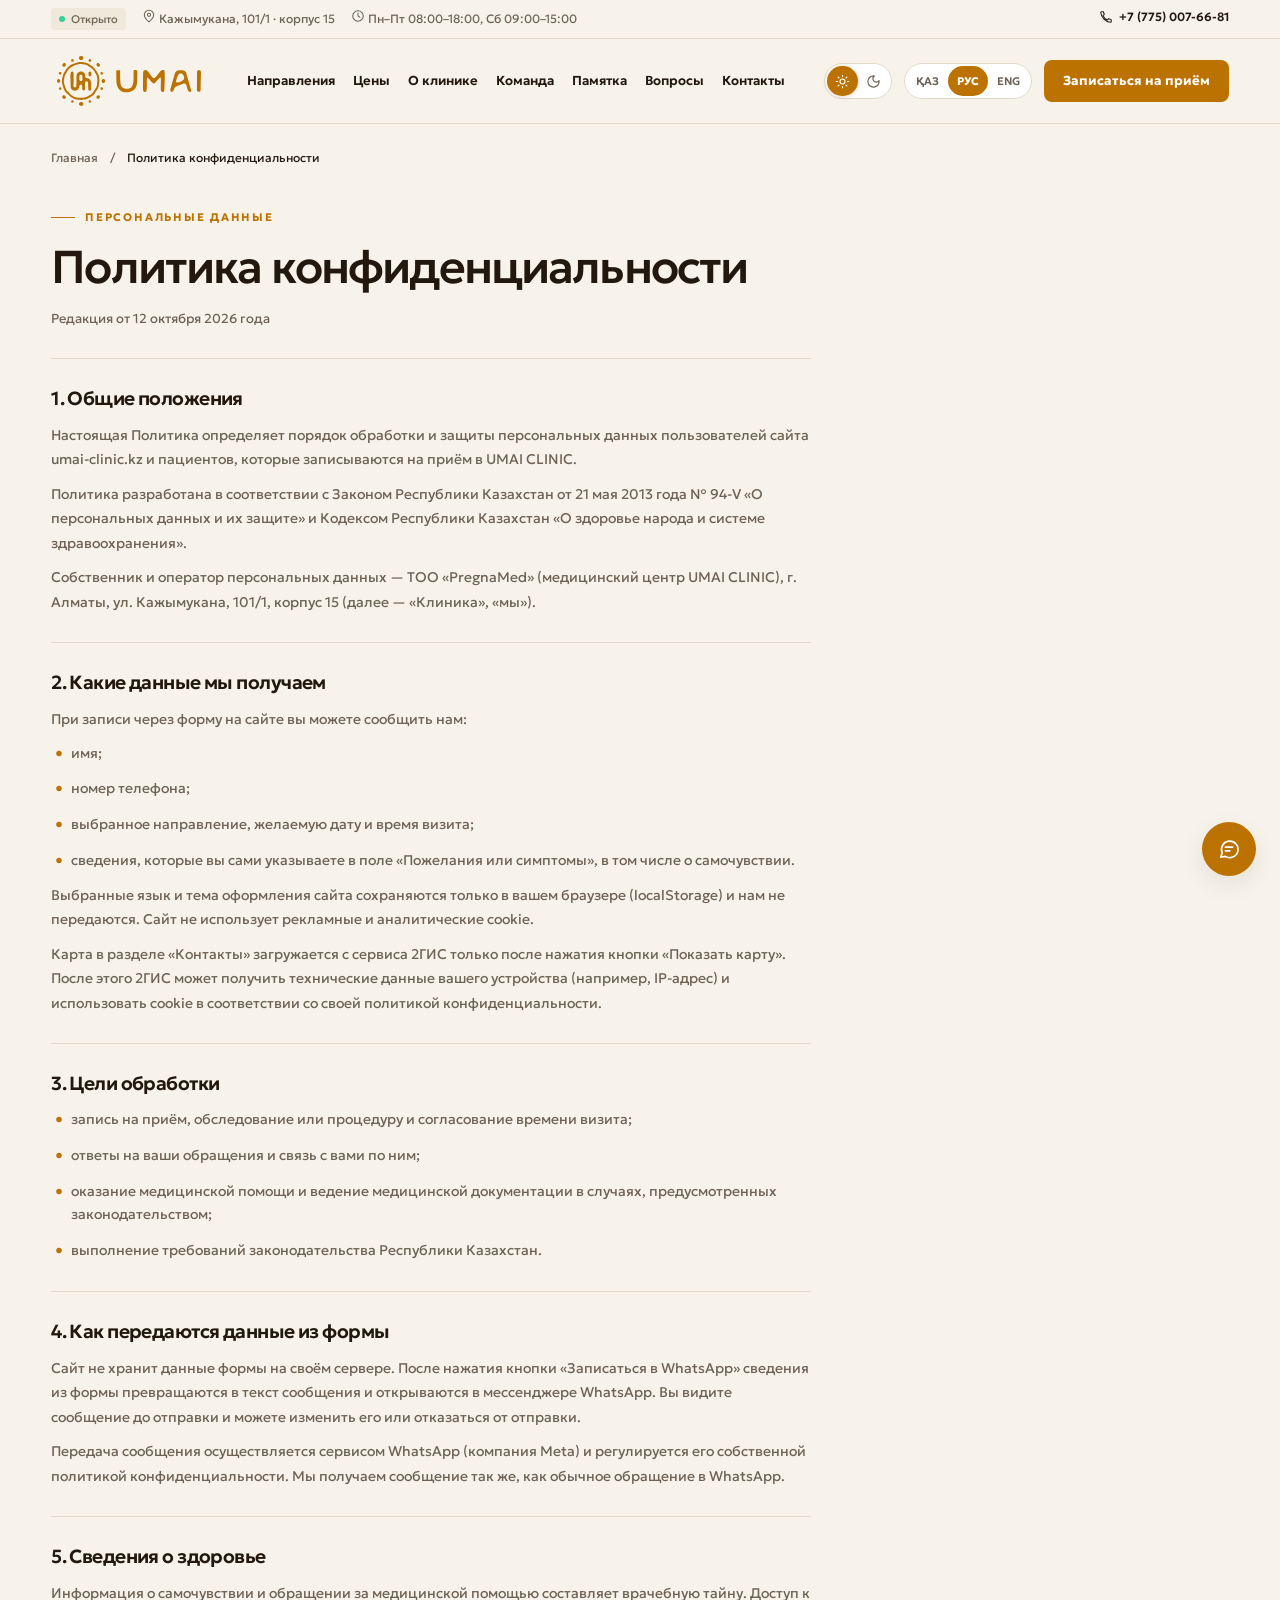
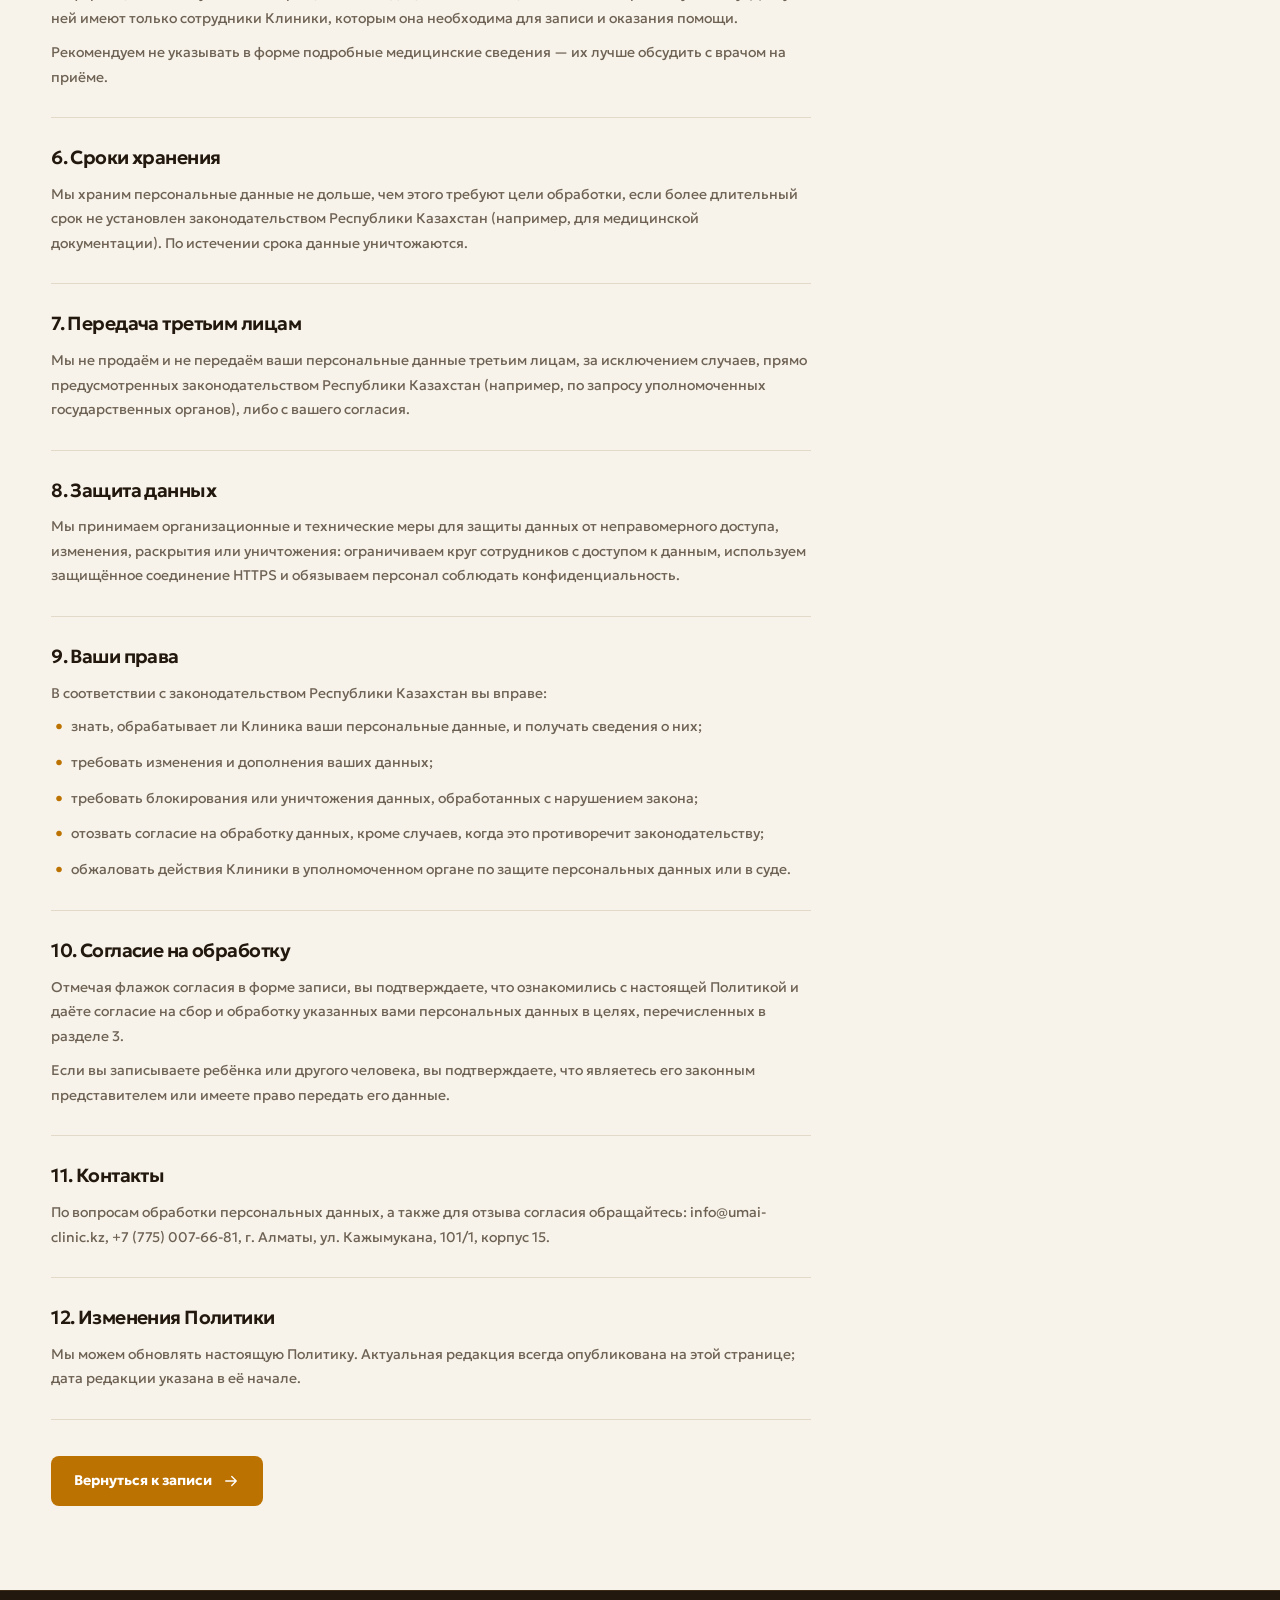
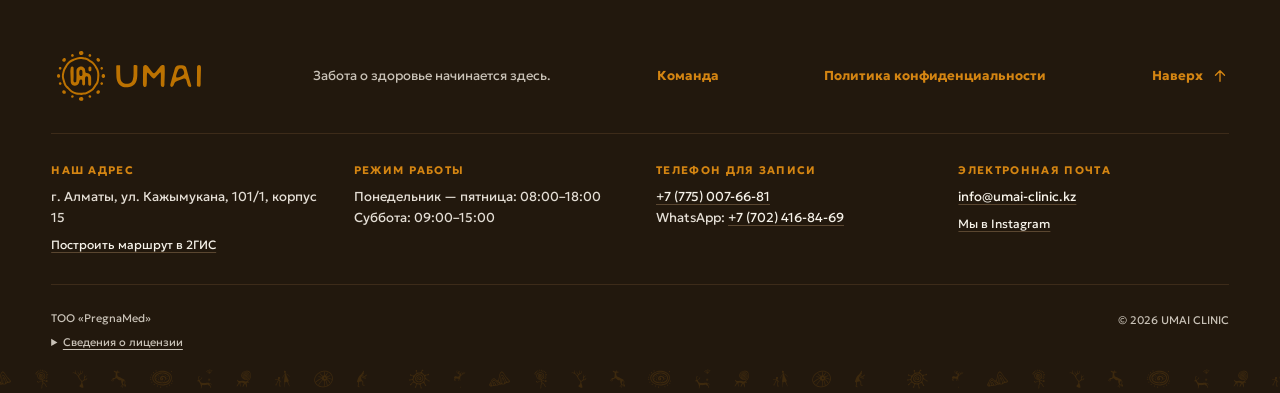
<file: clinic-site/privacy.html>
<!DOCTYPE html>
<html lang="ru" data-theme="light">
<head>
  <meta charset="utf-8">
  <script>document.documentElement.classList.add('js');</script>
  <meta name="viewport" content="width=device-width, initial-scale=1, viewport-fit=cover">
  <title>Политика конфиденциальности — UMAI CLINIC, Алматы</title>
  <meta name="description" content="Как UMAI CLINIC (ТОО «PregnaMed») собирает, использует и защищает персональные данные пользователей сайта и пациентов при записи на приём.">
  <meta name="theme-color" content="#F7F3EA" id="meta-theme-color">
  <link rel="icon" href="favicon.svg" type="image/svg+xml">
  <link rel="icon" href="favicon.ico" sizes="48x48">
  <link rel="apple-touch-icon" href="assets/img/icons/apple-touch-icon.png">
  <link rel="manifest" href="manifest.webmanifest">
  <link rel="canonical" href="https://umai-clinic.kz/privacy.html">
  <meta property="og:type" content="website">
  <meta property="og:title" content="Политика конфиденциальности — UMAI CLINIC, Алматы">
  <meta property="og:description" content="Как UMAI CLINIC (ТОО «PregnaMed») собирает, использует и защищает персональные данные пользователей сайта и пациентов при записи на приём.">
  <meta property="og:url" content="https://umai-clinic.kz/privacy.html">
  <meta property="og:locale" content="ru_RU">
  <meta property="og:image" content="https://umai-clinic.kz/assets/img/og.jpg">
  <meta property="og:image:width" content="1200">
  <meta property="og:image:height" content="630">
  <meta name="twitter:card" content="summary_large_image">
  <link rel="preload" href="assets/fonts/geologica-cyrillic.woff2" as="font" type="font/woff2" crossorigin>
  <link rel="stylesheet" href="fonts.css">
  <link rel="stylesheet" href="styles.css">
  <link rel="stylesheet" href="team.css">
  <script src="content.js" defer></script>
  <script src="privacy-content.js" defer></script>
  <script src="app.js" defer></script>
</head>
<body id="top" class="team-page policy-page">
  <a class="skip" href="#main" data-i18n="skip">Перейти к содержимому</a>

  <!-- Petroglyph Symbols & Icons Defs -->
  <svg width="0" height="0" style="position:absolute" aria-hidden="true">
    <defs>
      <symbol id="sun" viewBox="0 0 345.39 357.99">
        <path fill="currentColor" d="M297.49,224.97C301.53,214.92 302.17,204.23 302.80,193.61C304.00,182.46 305.63,171.35 303.61,160.07C301.82,143.74 297.99,130.07 288.52,116.46C285.25,111.52 282.28,106.43 279.31,101.31C272.23,89.78 262.83,79.93 252.06,71.84C246.88,68.11 241.12,65.37 235.76,61.95C215.82,48.59 213.60,48.30 190.00,45.21C180.99,43.41 171.87,42.21 162.66,43.01C150.91,43.39 140.13,47.05 129.38,51.25C122.42,53.92 114.88,56.10 108.03,59.70C93.89,67.35 79.83,76.49 69.93,89.43C65.49,95.33 61.92,101.83 58.13,108.15C51.02,119.69 43.79,131.49 40.87,144.95C32.61,174.19 32.96,189.26 43.04,217.92C46.76,228.44 48.91,239.65 54.44,249.43C57.10,253.84 60.69,257.57 64.45,261.04C69.39,265.44 74.21,269.69 78.49,274.67C85.13,282.35 92.76,289.18 101.20,294.85C111.77,302.71 124.03,307.98 136.90,310.66C145.12,312.22 153.56,312.84 161.71,314.00C166.48,314.60 171.31,314.81 176.02,314.21L176.19,314.21C181.59,313.45 186.55,312.36 192.07,311.63C199.63,310.74 207.36,309.59 214.74,307.05C222.22,304.42 228.97,300.34 235.96,296.72C244.86,292.09 254.44,286.84 261.74,279.44C268.49,273.15 272.40,264.51 277.47,257.06C281.04,252.01 285.20,247.42 288.70,242.31C292.39,237.11 295.25,231.16 297.49,224.99L297.49,224.97ZM281.60,226.25C277.03,235.93 269.10,243.26 263.34,252.29C259.02,259.46 254.63,266.64 248.23,272.17C244.74,275.22 240.66,277.51 236.58,279.68C227.98,284.02 219.90,288.89 211.18,292.76C205.10,295.36 198.44,296.29 191.92,297.03C180.33,298.30 168.73,298.89 157.32,298.37L157.13,298.37C145.48,297.81 133.81,296.16 123.10,291.17C108.15,284.25 95.86,273.03 85.18,260.74C78.05,253.15 69.18,247.72 65.02,238.38C61.24,229.77 59.08,220.62 55.90,211.74C53.45,204.53 51.28,197.15 50.03,189.63C47.59,176.82 50.56,164.09 53.80,151.49C55.00,146.92 56.20,142.30 57.95,137.92C61.04,130.24 65.75,123.23 70.04,115.89C76.21,105.00 82.80,94.10 92.92,86.41C101.90,79.50 111.59,73.08 122.14,69.23C125.91,67.86 129.77,66.64 133.54,65.25C152.02,58.05 165.06,55.03 185.00,59.06C194.25,60.92 204.13,61.09 212.80,64.92C218.57,67.55 223.66,71.42 229.07,74.70C234.27,77.93 239.69,80.60 244.32,84.17C251.98,89.89 258.58,96.80 264.21,104.57C267.97,109.70 270.86,115.44 274.39,120.83C277.81,126.14 281.29,131.46 283.81,137.27C287.59,146.07 289.17,156.10 289.61,165.74C289.93,175.00 288.45,183.91 288.28,193.30C288.29,204.59 286.69,216.03 281.57,226.22L281.60,226.25Z M159.24,20.36C159.77,22.06 160.65,23.59 162.09,24.75C164.92,27.03 169.24,28.71 173.42,28.71C174.65,28.71 175.84,28.51 177.00,28.19C179.95,27.62 182.73,26.39 184.76,24.76C185.57,24.11 186.23,23.34 186.77,22.48C187.51,21.56 188.13,20.52 188.63,19.43C189.58,17.75 190.18,15.92 190.18,14.05C190.18,12.51 189.67,11.14 188.84,9.88C188.67,9.54 188.48,9.21 188.28,8.88C187.93,8.32 187.64,7.74 187.39,7.14C186.81,5.71 185.95,4.42 184.69,3.40C181.85,1.12 177.59,0.00 173.41,0.00C171.52,0.00 169.73,0.39 168.07,1.02C167.66,1.11 167.27,1.19 166.88,1.30C165.06,1.66 163.40,2.28 162.07,3.36C159.52,5.41 158.16,8.63 157.75,11.92C157.60,12.61 157.49,13.32 157.49,14.06C157.49,15.87 157.94,17.54 158.70,19.08C158.91,19.50 159.08,19.92 159.22,20.37L159.24,20.36Z M59.57,72.71C62.36,69.93 63.67,66.40 63.67,62.99C63.99,59.59 63.01,56.27 60.64,53.89C57.31,50.56 52.26,50.13 47.69,52.10C45.85,52.84 44.06,54.01 42.47,55.60C37.06,61.02 35.80,69.41 40.48,74.08C45.16,78.77 54.17,78.14 59.57,72.73L59.57,72.71Z M114.34,41.09C119.27,39.09 122.10,33.06 120.10,28.12C118.10,23.18 111.78,20.55 106.85,22.55C101.91,24.55 99.75,30.63 101.73,35.56C103.73,40.50 109.41,43.09 114.34,41.09Z M22.80,134.09C28.12,134.09 32.06,129.60 32.06,124.27C32.06,118.94 28.11,115.06 22.80,115.06C17.49,115.06 12.71,118.94 12.71,124.27C12.71,129.60 17.47,134.09 22.80,134.09Z M286.32,54.01C284.37,55.96 283.39,58.51 283.29,61.20C282.98,65.02 284.42,69.16 287.62,72.36C289.94,74.68 292.71,76.03 295.49,76.45C299.44,77.44 303.47,76.71 306.24,73.94C310.92,69.26 309.97,60.82 304.56,55.40C299.16,49.99 290.99,49.32 286.32,54.01Z M232.45,41.22C237.39,43.22 243.16,40.52 245.16,35.58C247.16,30.64 244.82,24.82 239.89,22.83C234.95,20.83 229.07,23.32 227.07,28.26C225.07,33.20 227.52,39.22 232.45,41.22Z M321.23,134.16C326.55,134.16 330.44,129.60 330.44,124.27C330.44,118.94 326.55,114.79 321.23,114.79C315.90,114.79 312.04,118.94 312.04,124.27C312.04,129.60 315.90,134.16 321.23,134.16Z M339.72,167.09C337.71,165.55 335.33,164.63 332.84,164.63C331.60,164.63 330.41,164.85 329.28,165.27C328.47,165.57 327.70,165.96 326.97,166.44C322.99,168.83 320.07,173.49 320.07,178.76C320.07,184.04 322.90,188.65 326.79,191.14C328.56,192.44 330.63,193.21 332.84,193.21C337.89,193.21 342.51,189.25 344.43,183.97C345.04,182.36 345.39,180.59 345.39,178.75C345.39,173.96 343.07,169.64 339.72,167.07L339.72,167.09Z M232.69,316.89C227.75,318.89 225.43,324.21 227.43,329.15C229.43,334.09 234.77,336.23 239.71,334.23C244.64,332.23 246.89,327.01 244.89,322.08C242.89,317.15 237.62,314.89 232.69,316.89Z M321.23,223.46C315.90,223.46 311.69,227.94 311.69,233.27C311.69,238.60 315.90,242.84 321.23,242.84C326.55,242.84 330.55,238.60 330.55,233.27C330.55,227.94 326.55,223.46 321.23,223.46Z M287.58,285.14C282.17,290.55 281.16,299.34 285.83,304.02C290.52,308.71 298.92,307.33 304.33,301.91C309.74,296.50 310.15,289.05 305.47,284.37C300.79,279.68 292.98,279.72 287.57,285.14L287.58,285.14Z M114.11,316.99C109.18,314.99 104.13,317.22 102.15,322.15C100.15,327.09 102.15,332.40 107.08,334.38C112.02,336.38 117.26,334.02 119.26,329.08C121.26,324.14 119.05,318.99 114.11,316.99Z M22.80,223.83C17.47,223.83 13.45,227.94 13.45,233.27C13.45,238.60 17.49,242.78 22.80,242.78C28.11,242.78 32.53,238.59 32.53,233.27C32.53,227.95 28.11,223.83 22.80,223.83Z M187.39,336.52C186.81,335.11 185.96,333.84 184.72,332.84C183.68,332.01 182.44,331.40 181.08,330.97C179.99,330.62 178.92,330.26 177.85,329.84C176.46,329.30 174.97,328.96 173.41,328.96C169.23,328.96 165.55,331.31 162.73,333.59C159.61,336.09 157.67,339.52 157.67,343.49C157.67,346.09 158.61,348.36 160.12,350.32C160.76,351.44 161.63,352.46 162.74,353.37C163.61,354.07 164.56,354.66 165.57,355.15C167.85,356.70 170.46,357.99 173.41,357.99C175.11,357.99 176.71,357.57 178.20,356.91C179.10,356.52 179.99,356.13 180.92,355.80C182.24,355.34 183.46,354.71 184.49,353.87C185.77,352.85 186.66,351.59 187.29,350.18C187.58,349.52 187.89,348.88 188.23,348.25C189.01,346.79 189.48,345.21 189.48,343.48C189.48,341.74 189.06,340.25 188.37,338.80C188.00,338.05 187.69,337.28 187.39,336.50L187.39,336.52Z M22.56,178.78C22.56,171.12 17.79,164.66 11.17,164.66C4.54,164.66 0.00,171.11 0.00,178.78C0.00,186.44 4.56,191.89 11.17,191.89C17.78,191.89 22.56,186.44 22.56,178.78Z M59.36,285.04C54.71,280.38 47.82,279.39 43.00,282.16C42.21,282.59 41.47,283.13 40.79,283.81C40.16,284.44 39.64,285.12 39.21,285.86C36.26,290.76 37.00,297.99 41.70,302.71C44.62,305.63 48.35,306.85 51.90,306.63C55.14,306.92 58.29,305.97 60.61,303.66C62.93,301.35 63.85,298.08 63.45,294.80C63.50,291.42 62.19,287.89 59.35,285.05L59.36,285.04Z M245.23,197.78C246.11,186.75 242.75,177.52 237.34,170.27C231.92,162.99 224.14,159.13 212.67,158.08C212.02,158.08 212.30,157.87 212.20,157.86C195.44,154.47 210.09,135.15 193.99,119.57C185.32,110.84 172.73,109.67 162.31,112.74C151.93,115.80 142.80,123.79 140.23,135.85C139.02,144.93 139.92,158.83 140.06,173.36C140.20,186.33 139.15,199.82 138.86,210.90C139.08,215.43 138.94,219.43 135.56,222.54C131.67,226.16 124.99,225.62 121.59,221.59C119.58,219.34 118.27,216.10 118.41,213.31C118.24,208.37 119.36,196.08 119.47,181.85C119.54,171.70 119.44,160.55 119.43,150.39C119.41,136.19 119.58,123.58 118.94,118.62C115.68,108.74 101.52,109.21 98.42,119.50C97.80,125.20 95.87,136.83 95.92,150.67C95.94,160.55 97.29,171.46 97.36,181.99C97.44,193.54 98.40,204.66 98.24,213.36C97.40,227.42 102.95,239.94 113.15,245.64C123.43,251.36 137.25,249.95 148.54,241.11C154.43,236.35 158.48,229.49 159.68,221.77C160.45,217.35 160.86,212.91 162.79,209.12C167.55,199.90 179.94,202.85 181.17,212.65C181.80,219.04 180.87,227.31 181.03,233.58C180.32,240.64 184.96,247.65 193.08,246.80C199.44,246.24 202.18,240.69 201.66,235.01C201.66,228.67 201.28,209.77 201.28,199.44C201.46,195.20 201.76,191.63 202.97,187.73C205.21,179.98 215.82,177.73 220.88,184.69C224.44,189.59 223.24,193.70 223.48,199.23C223.48,209.96 224.57,228.35 224.57,234.85C224.01,240.76 227.04,248.23 233.65,248.55C238.87,249.01 244.07,244.37 245.16,239.44C246.15,227.48 244.89,210.42 245.20,197.75L245.23,197.78ZM182.69,170.51C182.03,181.08 167.15,183.11 162.69,173.05C161.15,169.67 160.38,166.88 160.31,162.15C160.35,156.54 160.63,150.46 160.82,145.00C161.28,132.59 177.98,129.54 181.73,141.63C182.71,144.65 182.23,149.97 182.34,154.19C182.26,158.98 182.93,166.84 182.71,170.52L182.69,170.51Z M246.84,135.28C247.13,132.82 247.14,129.71 247.17,126.77C247.17,123.27 247.34,120.01 245.95,117.08C244.36,113.52 241.33,111.20 236.70,110.89C232.77,110.63 228.75,113.56 227.20,117.19C225.11,122.48 226.36,125.44 226.33,134.54C226.29,148.54 245.24,149.31 246.84,135.28Z"/>
      </symbol>
      <symbol id="deer" viewBox="0 0 62 50">
        <g fill="none" stroke="currentColor" stroke-width="2.6" stroke-linecap="round" stroke-linejoin="round">
          <path d="M12 26 L7 22"/>
          <path d="M16 31 L14 45 M21 32 L22 45 M40 32 L38 45 M45 30 L48 45"/>
          <path d="M51 15 L46 4 M48.5 9 L42 7.5 M51 15 L57 4 M54.5 8.5 L60 8"/>
        </g>
        <path fill="currentColor" d="M12 24 C20 19.5 37 19.5 45 23 L50 13 L55.5 12.5 L55 17.5 L50.5 18.5 L48 29 C40 33.5 22 33.5 14 31 C11 29.5 10.5 26 12 24 Z"/>
      </symbol>
      <symbol id="man" viewBox="0 0 40 48">
        <circle cx="20" cy="7" r="4.4" fill="currentColor"/>
        <g fill="none" stroke="currentColor" stroke-width="2.6" stroke-linecap="round" stroke-linejoin="round">
          <path d="M20 12 V30 M7 8 L11 18 L20 15.5 L29 18 L33 8 M20 30 L12 44 M20 30 L28 44"/>
        </g>
      </symbol>
      <symbol id="i-arrow" viewBox="0 0 24 24"><path d="M5 12h14m-6-6 6 6-6 6" fill="none" stroke="currentColor" stroke-width="1.8" stroke-linecap="round" stroke-linejoin="round"/></symbol>
      <symbol id="i-up" viewBox="0 0 24 24"><path d="M12 19V5m-6 6 6-6 6 6" fill="none" stroke="currentColor" stroke-width="1.8" stroke-linecap="round" stroke-linejoin="round"/></symbol>
      <symbol id="i-phone" viewBox="0 0 24 24"><path d="M21 16.5v3a1.5 1.5 0 0 1-1.7 1.5A19.5 19.5 0 0 1 3 4.7 1.5 1.5 0 0 1 4.5 3h3l1.6 4.5-2.3 2.1a16 16 0 0 0 7.6 7.6l2.1-2.3Z" fill="none" stroke="currentColor" stroke-width="1.8" stroke-linecap="round" stroke-linejoin="round"/></symbol>
      <symbol id="i-chat" viewBox="0 0 24 24"><path d="m3 21 1.6-5A9 9 0 1 1 8 20Z" fill="none" stroke="currentColor" stroke-width="1.8" stroke-linecap="round" stroke-linejoin="round"/><path d="M8 10h8m-8 4h5" fill="none" stroke="currentColor" stroke-width="1.8" stroke-linecap="round"/></symbol>
      <symbol id="i-pin" viewBox="0 0 24 24"><path d="M20 10c0 6-8 12-8 12S4 16 4 10a8 8 0 1 1 16 0Z" fill="none" stroke="currentColor" stroke-width="1.8"/><circle cx="12" cy="10" r="2.7" fill="none" stroke="currentColor" stroke-width="1.8"/></symbol>
      <symbol id="i-clock" viewBox="0 0 24 24"><circle cx="12" cy="12" r="9" fill="none" stroke="currentColor" stroke-width="1.8"/><path d="M12 7v5l3 2" fill="none" stroke="currentColor" stroke-width="1.8" stroke-linecap="round"/></symbol>
      <symbol id="i-check" viewBox="0 0 24 24"><path d="m4 12 5 5L20 7" fill="none" stroke="currentColor" stroke-width="2" stroke-linecap="round" stroke-linejoin="round"/></symbol>
      <symbol id="i-heart" viewBox="0 0 24 24"><path d="M20.8 5.6c-2.2-2.3-5.5-2-8.8 1.4-3.3-3.4-6.6-3.7-8.8-1.4C-1 10 6.8 16.5 12 21c5.2-4.5 13-11 8.8-15.4Z" fill="none" stroke="currentColor" stroke-width="1.8" stroke-linejoin="round"/></symbol>
      <symbol id="i-cross" viewBox="0 0 24 24"><path d="M8 3h8v5h5v8h-5v5H8v-5H3V8h5Z" fill="none" stroke="currentColor" stroke-width="1.8" stroke-linejoin="round"/></symbol>
      <symbol id="i-pulse" viewBox="0 0 24 24"><path d="M2 12h5l3-8 4 16 3-8h5" fill="none" stroke="currentColor" stroke-width="1.8" stroke-linecap="round" stroke-linejoin="round"/></symbol>
      <symbol id="i-lab" viewBox="0 0 24 24"><path d="M9 3h6m-5 0v6L4 19a1.3 1.3 0 0 0 1.2 2h13.6a1.3 1.3 0 0 0 1.2-2L14 9V3M7 14h10" fill="none" stroke="currentColor" stroke-width="1.8" stroke-linecap="round" stroke-linejoin="round"/></symbol>
      <symbol id="i-leaf" viewBox="0 0 24 24"><path d="M20 3C9 1 2 6 4 14s17 7 16-11ZM3 22 15 9" fill="none" stroke="currentColor" stroke-width="1.8" stroke-linecap="round" stroke-linejoin="round"/></symbol>
      <symbol id="i-menu" viewBox="0 0 24 24"><path d="M4 7h16M4 12h16M4 17h16" fill="none" stroke="currentColor" stroke-width="1.8" stroke-linecap="round"/></symbol>
      <symbol id="i-close" viewBox="0 0 24 24"><path d="m6 6 12 12M6 18 18 6" fill="none" stroke="currentColor" stroke-width="1.8" stroke-linecap="round"/></symbol>
      <symbol id="i-sun" viewBox="0 0 24 24"><circle cx="12" cy="12" r="4" fill="none" stroke="currentColor" stroke-width="1.8"/><path d="M12 2v2m0 16v2M4.93 4.93l1.41 1.41m11.32 11.32 1.41 1.41M2 12h2m16 0h2M6.34 17.66l-1.41 1.41m14.14-14.14-1.41 1.41" fill="none" stroke="currentColor" stroke-width="1.8" stroke-linecap="round"/></symbol>
      <symbol id="i-moon" viewBox="0 0 24 24"><path d="M12 3a9 9 0 1 0 9 9c0-.46-.04-.92-.1-1.36a5.39 5.39 0 0 1-4.4 2.26 5.4 5.4 0 0 1-3.14-9.8c-.44-.06-.9-.1-1.36-.1Z" fill="none" stroke="currentColor" stroke-width="1.8" stroke-linecap="round" stroke-linejoin="round"/></symbol>
      <symbol id="i-star" viewBox="0 0 24 24"><path d="m12 2 3.09 6.26L22 9.27l-5 4.87 1.18 6.88L12 17.77l-6.18 3.25L7 14.14 2 9.27l6.91-1.01L12 2Z" fill="currentColor"/></symbol>
      <symbol id="i-search" viewBox="0 0 24 24"><circle cx="11" cy="11" r="7" fill="none" stroke="currentColor" stroke-width="1.8"/><path d="m21 21-4.35-4.35" fill="none" stroke="currentColor" stroke-width="1.8" stroke-linecap="round"/></symbol>
      <symbol id="i-doc" viewBox="0 0 24 24"><path d="M14 2H6a2 2 0 0 0-2 2v16a2 2 0 0 0 2 2h12a2 2 0 0 0 2-2V8z" fill="none" stroke="currentColor" stroke-width="1.8"/><path d="M14 2v6h6M16 13H8M16 17H8M10 9H8" fill="none" stroke="currentColor" stroke-width="1.8" stroke-linecap="round"/></symbol>
      <symbol id="i-car" viewBox="0 0 24 24"><path d="M19 17h2c.6 0 1-.4 1-1v-3c0-.9-.7-1.7-1.5-1.9C18.7 10.6 16 10 16 10s-1.3-1.4-2.2-2.3c-.5-.4-1.1-.7-1.8-.7H5c-.6 0-1.1.4-1.4.9l-1.5 2.5C2 10.6 2 11 2 11.4V16c0 .6.4 1 1 1h2" fill="none" stroke="currentColor" stroke-width="1.8" stroke-linecap="round"/><circle cx="7" cy="17" r="2" fill="none" stroke="currentColor" stroke-width="1.8"/><circle cx="17" cy="17" r="2" fill="none" stroke="currentColor" stroke-width="1.8"/></symbol>
      <symbol id="i-bus" viewBox="0 0 24 24"><rect width="16" height="16" x="4" y="3" rx="2" fill="none" stroke="currentColor" stroke-width="1.8"/><path d="M4 11h16M8 15h.01M16 15h.01M6 19v2M18 19v2" fill="none" stroke="currentColor" stroke-width="1.8" stroke-linecap="round"/></symbol>
    </defs>
  </svg>

  <!-- Topline -->
  <div class="topline">
    <div class="wrap">
      <div class="topline-left">
        <span class="topline-badge" id="topline-status">Открыто</span>
        <span><svg class="icon" style="width:14px;height:14px;display:inline" aria-hidden="true"><use href="#i-pin"/></svg> <span data-i18n="heroLocation">Кажымукана, 101/1 · корпус 15</span></span>
        <span><svg class="icon" style="width:14px;height:14px;display:inline" aria-hidden="true"><use href="#i-clock"/></svg> <span data-i18n="toplineSchedule">Пн–Пт 08:00–18:00, Сб 09:00–15:00</span></span>
      </div>
      <div>
        <a href="tel:+77750076681"><svg class="icon" style="width:14px;height:14px" aria-hidden="true"><use href="#i-phone"/></svg> +7 (775) 007-66-81</a>
      </div>
    </div>
  </div>

  <!-- Header -->
  <header class="site-header">
    <div class="wrap header-row">
      <a class="brand" href="index.html" aria-label="UMAI CLINIC">
          <img class="brand-logo" src="assets/img/logo-horizontal.svg" alt="UMAI CLINIC" width="144" height="50">
      </a>

      <nav class="site-nav" id="site-nav" aria-label="Основная навигация" data-i18n-aria="navLabel">
        <a href="index.html#services" data-i18n="navServices">Направления</a>
        <a href="index.html#prices" data-i18n="navPrices">Цены</a>
        <a href="index.html#about" data-i18n="navAbout">О клинике</a>
        <a href="team.html" data-i18n="navTeam">Команда</a>
        <a href="index.html#guide" data-i18n="navGuide">Памятка</a>
        <a href="index.html#faq" data-i18n="navFaq">Вопросы</a>
        <a href="index.html#contacts" data-i18n="navContacts">Контакты</a>
        <div class="nav-theme-row">
          <span data-i18n="themeLabel">Тема оформления</span>
          <div class="theme-switch" role="group" aria-label="Тема оформления" data-i18n-aria="themeLabel">
            <button type="button" class="theme-btn" data-set-theme="light" aria-pressed="true" data-i18n-aria="themeLightFull">
              <svg class="icon" aria-hidden="true"><use href="#i-sun"/></svg>
              <span class="theme-btn-text" data-i18n="themeLight">Светлая</span>
            </button>
            <button type="button" class="theme-btn" data-set-theme="dark" aria-pressed="false" data-i18n-aria="themeDarkFull">
              <svg class="icon" aria-hidden="true"><use href="#i-moon"/></svg>
              <span class="theme-btn-text" data-i18n="themeDark">Тёмная</span>
            </button>
          </div>
        </div>
      </nav>

      <div class="header-tools">
        <!-- Theme Switcher -->
        <div class="theme-switch" role="group" aria-label="Тема оформления" data-i18n-aria="themeLabel">
          <button type="button" class="theme-btn" data-set-theme="light" aria-pressed="true" title="Светлая тема" aria-label="Светлая тема" data-i18n-aria="themeLightFull">
            <svg class="icon" aria-hidden="true"><use href="#i-sun"/></svg>
            <span class="theme-btn-text" data-i18n="themeLight">Светлая</span>
          </button>
          <button type="button" class="theme-btn" data-set-theme="dark" aria-pressed="false" title="Тёмная тема" aria-label="Тёмная тема" data-i18n-aria="themeDarkFull">
            <svg class="icon" aria-hidden="true"><use href="#i-moon"/></svg>
            <span class="theme-btn-text" data-i18n="themeDark">Тёмная</span>
          </button>
        </div>

        <!-- Language switcher -->
        <div class="langs" role="group" aria-label="Тіл / Язык / Language">
          <button type="button" data-lang="kk" lang="kk" aria-label="Қазақша" aria-pressed="false">ҚАЗ</button>
          <button type="button" data-lang="ru" lang="ru" aria-label="Русский" aria-pressed="true">РУС</button>
          <button type="button" data-lang="en" lang="en" aria-label="English" aria-pressed="false">ENG</button>
        </div>

        <a class="btn btn-primary header-book" href="index.html#appointment" data-i18n="book">Записаться на приём</a>

        <button class="menu-toggle" id="menu-toggle" type="button" aria-controls="site-nav" aria-expanded="false" aria-label="Открыть меню">
          <svg class="icon menu-icon" aria-hidden="true"><use href="#i-menu"/></svg>
          <svg class="icon close-icon" aria-hidden="true"><use href="#i-close"/></svg>
        </button>
      </div>
    </div>
  </header>

  <main id="main" tabindex="-1">
    <nav class="wrap team-breadcrumbs" aria-label="Политика конфиденциальности" data-i18n-aria="privacyBreadcrumb">
      <a href="index.html" data-i18n="privacyHome">Главная</a><span aria-hidden="true">/</span><span aria-current="page" data-i18n="privacyBreadcrumb">Политика конфиденциальности</span>
    </nav>
    <section class="wrap policy" aria-labelledby="privacy-title">
      <header class="policy-head">
        <p class="eyebrow" data-i18n="privacyEyebrow">Персональные данные</p>
        <h1 id="privacy-title" data-i18n="privacyTitle">Политика конфиденциальности</h1>
        <p class="policy-updated" data-i18n="privacyUpdated">Редакция от 12 октября 2026 года</p>
      </header>
      <div class="policy-body">
        <!-- privacy:start -->
        <section class="policy-section" aria-labelledby="pp-0">
          <h2 id="pp-0" data-i18n="pp-0-h">1. Общие положения</h2>
          <p data-i18n="pp-0-p0">Настоящая Политика определяет порядок обработки и защиты персональных данных пользователей сайта umai-clinic.kz и пациентов, которые записываются на приём в UMAI CLINIC.</p>
          <p data-i18n="pp-0-p1">Политика разработана в соответствии с Законом Республики Казахстан от 21 мая 2013 года № 94-V «О персональных данных и их защите» и Кодексом Республики Казахстан «О здоровье народа и системе здравоохранения».</p>
          <p data-i18n="pp-0-p2">Собственник и оператор персональных данных — ТОО «PregnaMed» (медицинский центр UMAI CLINIC), г. Алматы, ул. Кажымукана, 101/1, корпус 15 (далее — «Клиника», «мы»).</p>
        </section>
        <section class="policy-section" aria-labelledby="pp-1">
          <h2 id="pp-1" data-i18n="pp-1-h">2. Какие данные мы получаем</h2>
          <p data-i18n="pp-1-p0">При записи через форму на сайте вы можете сообщить нам:</p>
          <ul class="guide-list">
            <li data-i18n="pp-1-li0">имя;</li>
            <li data-i18n="pp-1-li1">номер телефона;</li>
            <li data-i18n="pp-1-li2">выбранное направление, желаемую дату и время визита;</li>
            <li data-i18n="pp-1-li3">сведения, которые вы сами указываете в поле «Пожелания или симптомы», в том числе о самочувствии.</li>
          </ul>
          <p data-i18n="pp-1-q0">Выбранные язык и тема оформления сайта сохраняются только в вашем браузере (localStorage) и нам не передаются. Сайт не использует рекламные и аналитические cookie.</p>
          <p data-i18n="pp-1-q1">Карта в разделе «Контакты» загружается с сервиса 2ГИС только после нажатия кнопки «Показать карту». После этого 2ГИС может получить технические данные вашего устройства (например, IP-адрес) и использовать cookie в соответствии со своей политикой конфиденциальности.</p>
        </section>
        <section class="policy-section" aria-labelledby="pp-2">
          <h2 id="pp-2" data-i18n="pp-2-h">3. Цели обработки</h2>
          <ul class="guide-list">
            <li data-i18n="pp-2-li0">запись на приём, обследование или процедуру и согласование времени визита;</li>
            <li data-i18n="pp-2-li1">ответы на ваши обращения и связь с вами по ним;</li>
            <li data-i18n="pp-2-li2">оказание медицинской помощи и ведение медицинской документации в случаях, предусмотренных законодательством;</li>
            <li data-i18n="pp-2-li3">выполнение требований законодательства Республики Казахстан.</li>
          </ul>
        </section>
        <section class="policy-section" aria-labelledby="pp-3">
          <h2 id="pp-3" data-i18n="pp-3-h">4. Как передаются данные из формы</h2>
          <p data-i18n="pp-3-p0">Сайт не хранит данные формы на своём сервере. После нажатия кнопки «Записаться в WhatsApp» сведения из формы превращаются в текст сообщения и открываются в мессенджере WhatsApp. Вы видите сообщение до отправки и можете изменить его или отказаться от отправки.</p>
          <p data-i18n="pp-3-p1">Передача сообщения осуществляется сервисом WhatsApp (компания Meta) и регулируется его собственной политикой конфиденциальности. Мы получаем сообщение так же, как обычное обращение в WhatsApp.</p>
        </section>
        <section class="policy-section" aria-labelledby="pp-4">
          <h2 id="pp-4" data-i18n="pp-4-h">5. Сведения о здоровье</h2>
          <p data-i18n="pp-4-p0">Информация о самочувствии и обращении за медицинской помощью составляет врачебную тайну. Доступ к ней имеют только сотрудники Клиники, которым она необходима для записи и оказания помощи.</p>
          <p data-i18n="pp-4-p1">Рекомендуем не указывать в форме подробные медицинские сведения — их лучше обсудить с врачом на приёме.</p>
        </section>
        <section class="policy-section" aria-labelledby="pp-5">
          <h2 id="pp-5" data-i18n="pp-5-h">6. Сроки хранения</h2>
          <p data-i18n="pp-5-p0">Мы храним персональные данные не дольше, чем этого требуют цели обработки, если более длительный срок не установлен законодательством Республики Казахстан (например, для медицинской документации). По истечении срока данные уничтожаются.</p>
        </section>
        <section class="policy-section" aria-labelledby="pp-6">
          <h2 id="pp-6" data-i18n="pp-6-h">7. Передача третьим лицам</h2>
          <p data-i18n="pp-6-p0">Мы не продаём и не передаём ваши персональные данные третьим лицам, за исключением случаев, прямо предусмотренных законодательством Республики Казахстан (например, по запросу уполномоченных государственных органов), либо с вашего согласия.</p>
        </section>
        <section class="policy-section" aria-labelledby="pp-7">
          <h2 id="pp-7" data-i18n="pp-7-h">8. Защита данных</h2>
          <p data-i18n="pp-7-p0">Мы принимаем организационные и технические меры для защиты данных от неправомерного доступа, изменения, раскрытия или уничтожения: ограничиваем круг сотрудников с доступом к данным, используем защищённое соединение HTTPS и обязываем персонал соблюдать конфиденциальность.</p>
        </section>
        <section class="policy-section" aria-labelledby="pp-8">
          <h2 id="pp-8" data-i18n="pp-8-h">9. Ваши права</h2>
          <p data-i18n="pp-8-p0">В соответствии с законодательством Республики Казахстан вы вправе:</p>
          <ul class="guide-list">
            <li data-i18n="pp-8-li0">знать, обрабатывает ли Клиника ваши персональные данные, и получать сведения о них;</li>
            <li data-i18n="pp-8-li1">требовать изменения и дополнения ваших данных;</li>
            <li data-i18n="pp-8-li2">требовать блокирования или уничтожения данных, обработанных с нарушением закона;</li>
            <li data-i18n="pp-8-li3">отозвать согласие на обработку данных, кроме случаев, когда это противоречит законодательству;</li>
            <li data-i18n="pp-8-li4">обжаловать действия Клиники в уполномоченном органе по защите персональных данных или в суде.</li>
          </ul>
        </section>
        <section class="policy-section" aria-labelledby="pp-9">
          <h2 id="pp-9" data-i18n="pp-9-h">10. Согласие на обработку</h2>
          <p data-i18n="pp-9-p0">Отмечая флажок согласия в форме записи, вы подтверждаете, что ознакомились с настоящей Политикой и даёте согласие на сбор и обработку указанных вами персональных данных в целях, перечисленных в разделе 3.</p>
          <p data-i18n="pp-9-p1">Если вы записываете ребёнка или другого человека, вы подтверждаете, что являетесь его законным представителем или имеете право передать его данные.</p>
        </section>
        <section class="policy-section" aria-labelledby="pp-10">
          <h2 id="pp-10" data-i18n="pp-10-h">11. Контакты</h2>
          <p data-i18n="pp-10-p0">По вопросам обработки персональных данных, а также для отзыва согласия обращайтесь: info@umai-clinic.kz, +7 (775) 007-66-81, г. Алматы, ул. Кажымукана, 101/1, корпус 15.</p>
        </section>
        <section class="policy-section" aria-labelledby="pp-11">
          <h2 id="pp-11" data-i18n="pp-11-h">12. Изменения Политики</h2>
          <p data-i18n="pp-11-p0">Мы можем обновлять настоящую Политику. Актуальная редакция всегда опубликована на этой странице; дата редакции указана в её начале.</p>
        </section>
        <!-- privacy:end -->
      </div>
      <a class="btn btn-primary policy-back" href="index.html#appointment">
        <span data-i18n="privacyBack">Вернуться к записи</span>
        <svg class="icon" aria-hidden="true"><use href="#i-arrow"/></svg>
      </a>
    </section>
  </main>

  <!-- Footer -->
  <footer class="site-footer">
    <div class="wrap">
      <div class="footer-top">
        <a class="brand" href="index.html" aria-label="UMAI CLINIC">
          <img class="brand-logo" src="assets/img/logo-horizontal.svg" alt="UMAI CLINIC" width="144" height="50">
        </a>
        <p class="footer-tagline" data-i18n="footerTagline">Забота о здоровье начинается здесь.</p>
        <a class="text-link" href="team.html" data-i18n="navTeam">Команда</a>
        <a class="text-link" href="privacy.html" data-i18n="footerPrivacy">Политика конфиденциальности</a>
        <a class="text-link" href="#top">
          <span data-i18n="backTop">Наверх</span>
          <svg class="icon" aria-hidden="true"><use href="#i-up"/></svg>
        </a>
      </div>
      <div class="footer-contacts">
        <div>
          <p class="footer-label" data-i18n="addrLabel">Наш адрес</p>
          <p data-i18n="addr">г. Алматы, ул. Кажымукана, 101/1, корпус 15</p>
          <a href="https://2gis.kz/almaty/center/76.949355,43.222045/zoom/16/routeTab/rsType/bus/to/76.949355,43.222045%E2%95%8EUmai%20Clinic,%20%D0%BC%D0%B5%D0%B4%D0%B8%D1%86%D0%B8%D0%BD%D1%81%D0%BA%D0%B8%D0%B9%20%D1%86%D0%B5%D0%BD%D1%82%D1%80" target="_blank" rel="noopener" data-i18n="map">Построить маршрут в 2ГИС</a>
        </div>
        <div>
          <p class="footer-label" data-i18n="hoursLabel">Режим работы</p>
          <p><span data-i18n="weekdays">Понедельник — пятница</span>: 08:00–18:00</p>
          <p><span data-i18n="saturday">Суббота</span>: 09:00–15:00</p>
        </div>
        <div>
          <p class="footer-label" data-i18n="phoneLabel">Телефон для записи</p>
          <p><a href="tel:+77750076681">+7 (775) 007-66-81</a></p>
          <p>WhatsApp: <a href="https://wa.me/77024168469" target="_blank" rel="noopener">+7 (702) 416-84-69</a></p>
        </div>
        <div>
          <p class="footer-label" data-i18n="emailLabel">Электронная почта</p>
          <p><a href="mailto:info@umai-clinic.kz">info@umai-clinic.kz</a></p>
          <a href="https://www.instagram.com/umai.clinic.almaty/" target="_blank" rel="noopener" data-i18n="instagram">Мы в Instagram</a>
        </div>
      </div>
      <div class="footer-bottom">
        <div class="legal">
          <p data-i18n="company">ТОО «PregnaMed»</p>
          <details>
            <summary data-i18n="licenseLabel">Сведения о лицензии</summary>
            <p data-i18n="license">Лицензия на медицинскую деятельность № 21025845 от 08.09.2021, выдана Департаментом медицинского контроля МЗ РК по г. Алматы.</p>
          </details>
        </div>
        <p class="copyright">© 2026 UMAI CLINIC</p>
      </div>
    </div>
  </footer>

  <!-- Mobile Sticky Bottom Bar -->
  <div class="mobile-bar">
    <a class="btn btn-outline" href="tel:+77750076681">
      <svg class="icon" aria-hidden="true"><use href="#i-phone"/></svg>
      <span data-i18n="call">Позвонить</span>
    </a>
    <a class="btn btn-primary" href="index.html#appointment">
      <span data-i18n="mobileBook">Записаться</span>
      <svg class="icon" aria-hidden="true"><use href="#i-arrow"/></svg>
    </a>
  </div>

  <!-- Floating Speed Dial Widget -->
  <div class="speed-dial" id="speed-dial">
    <button type="button" class="speed-dial-trigger" id="speed-dial-trigger" aria-label="Быстрая связь" data-i18n-aria="quickContact" title="Быстрая связь">
      <svg class="icon icon-main" aria-hidden="true"><use href="#i-chat"/></svg>
      <svg class="icon icon-close" aria-hidden="true"><use href="#i-close"/></svg>
    </button>
    <div class="speed-dial-menu" id="speed-dial-menu">
      <a class="speed-dial-btn speed-dial-wa" href="https://wa.me/77024168469" target="_blank" rel="noopener">
        <svg class="icon" style="width:16px;height:16px" aria-hidden="true"><use href="#i-chat"/></svg>
        <span>WhatsApp</span>
      </a>
      <a class="speed-dial-btn speed-dial-phone" href="tel:+77750076681">
        <svg class="icon" style="width:16px;height:16px" aria-hidden="true"><use href="#i-phone"/></svg>
        <span>+7 775 007-66-81</span>
      </a>
    </div>
  </div>

  <div class="toast" id="toast" role="status" aria-live="polite"></div>
</body>
</html>
</file>
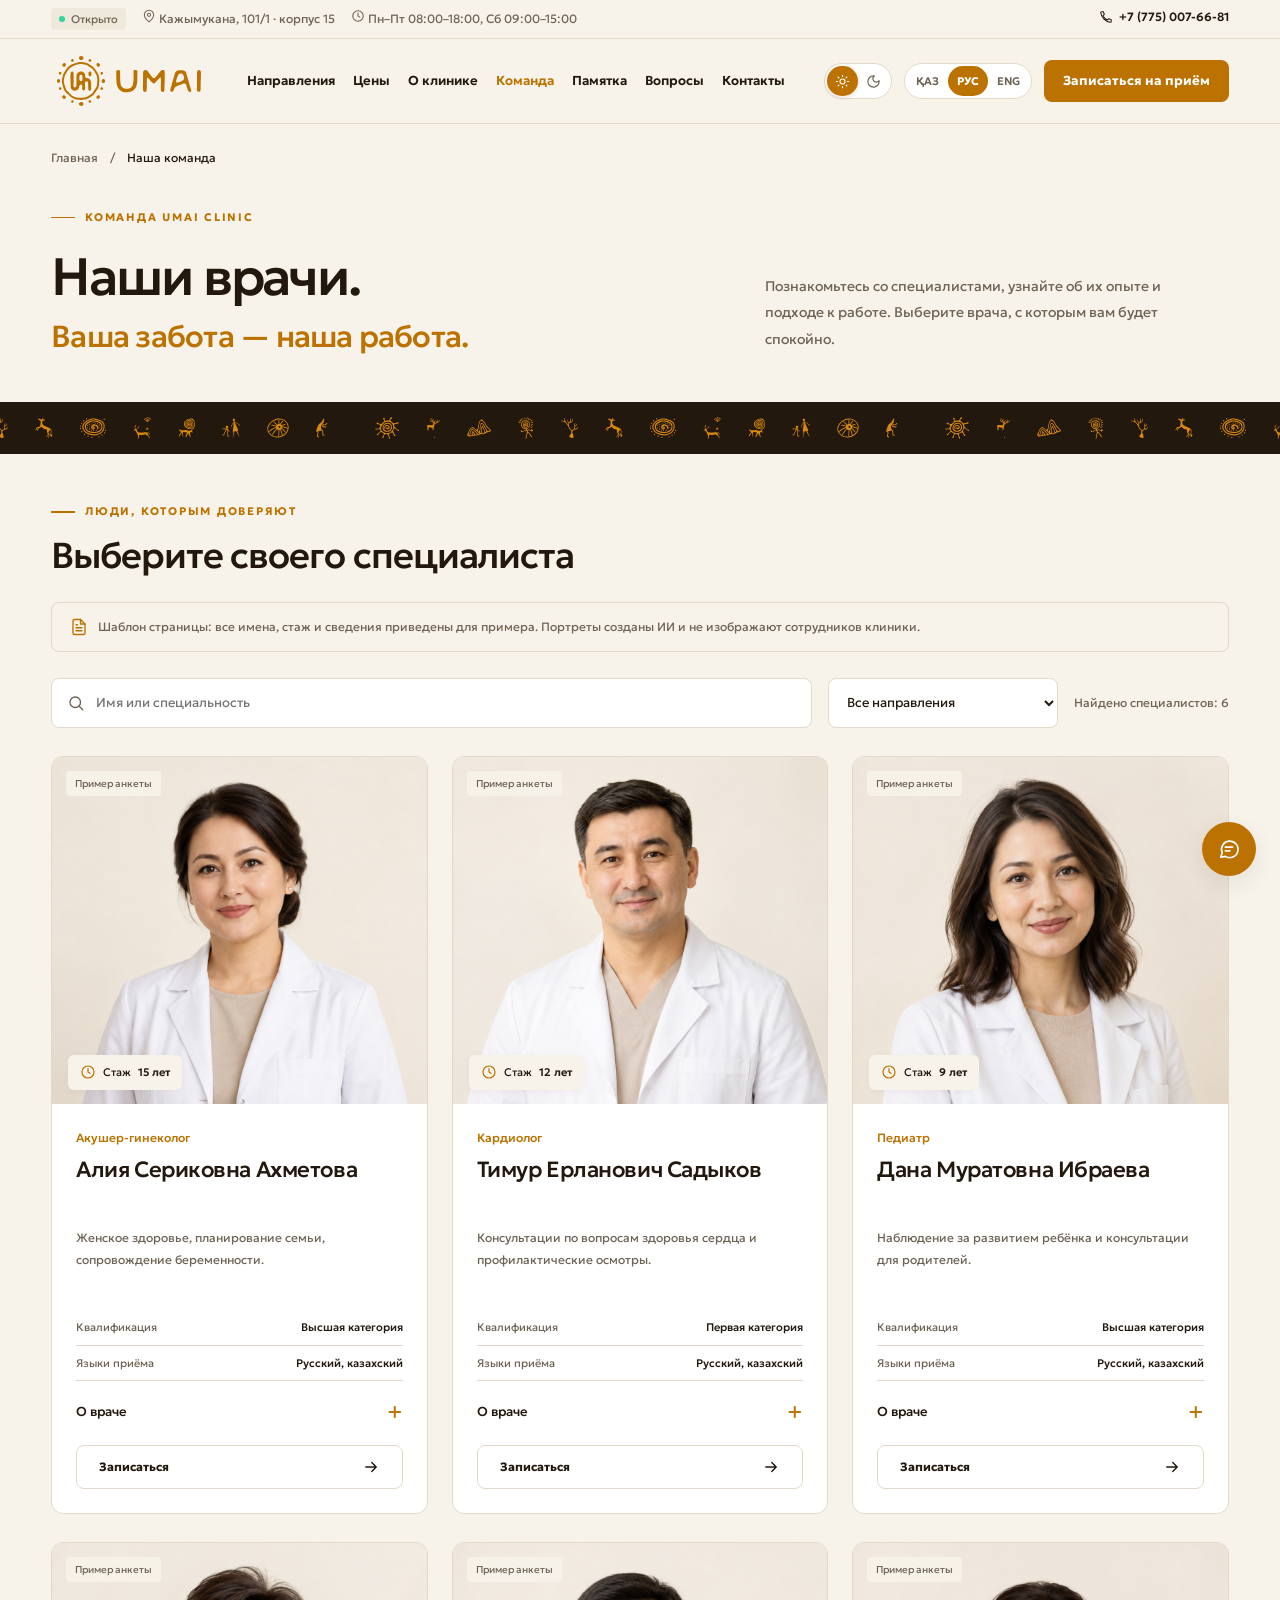
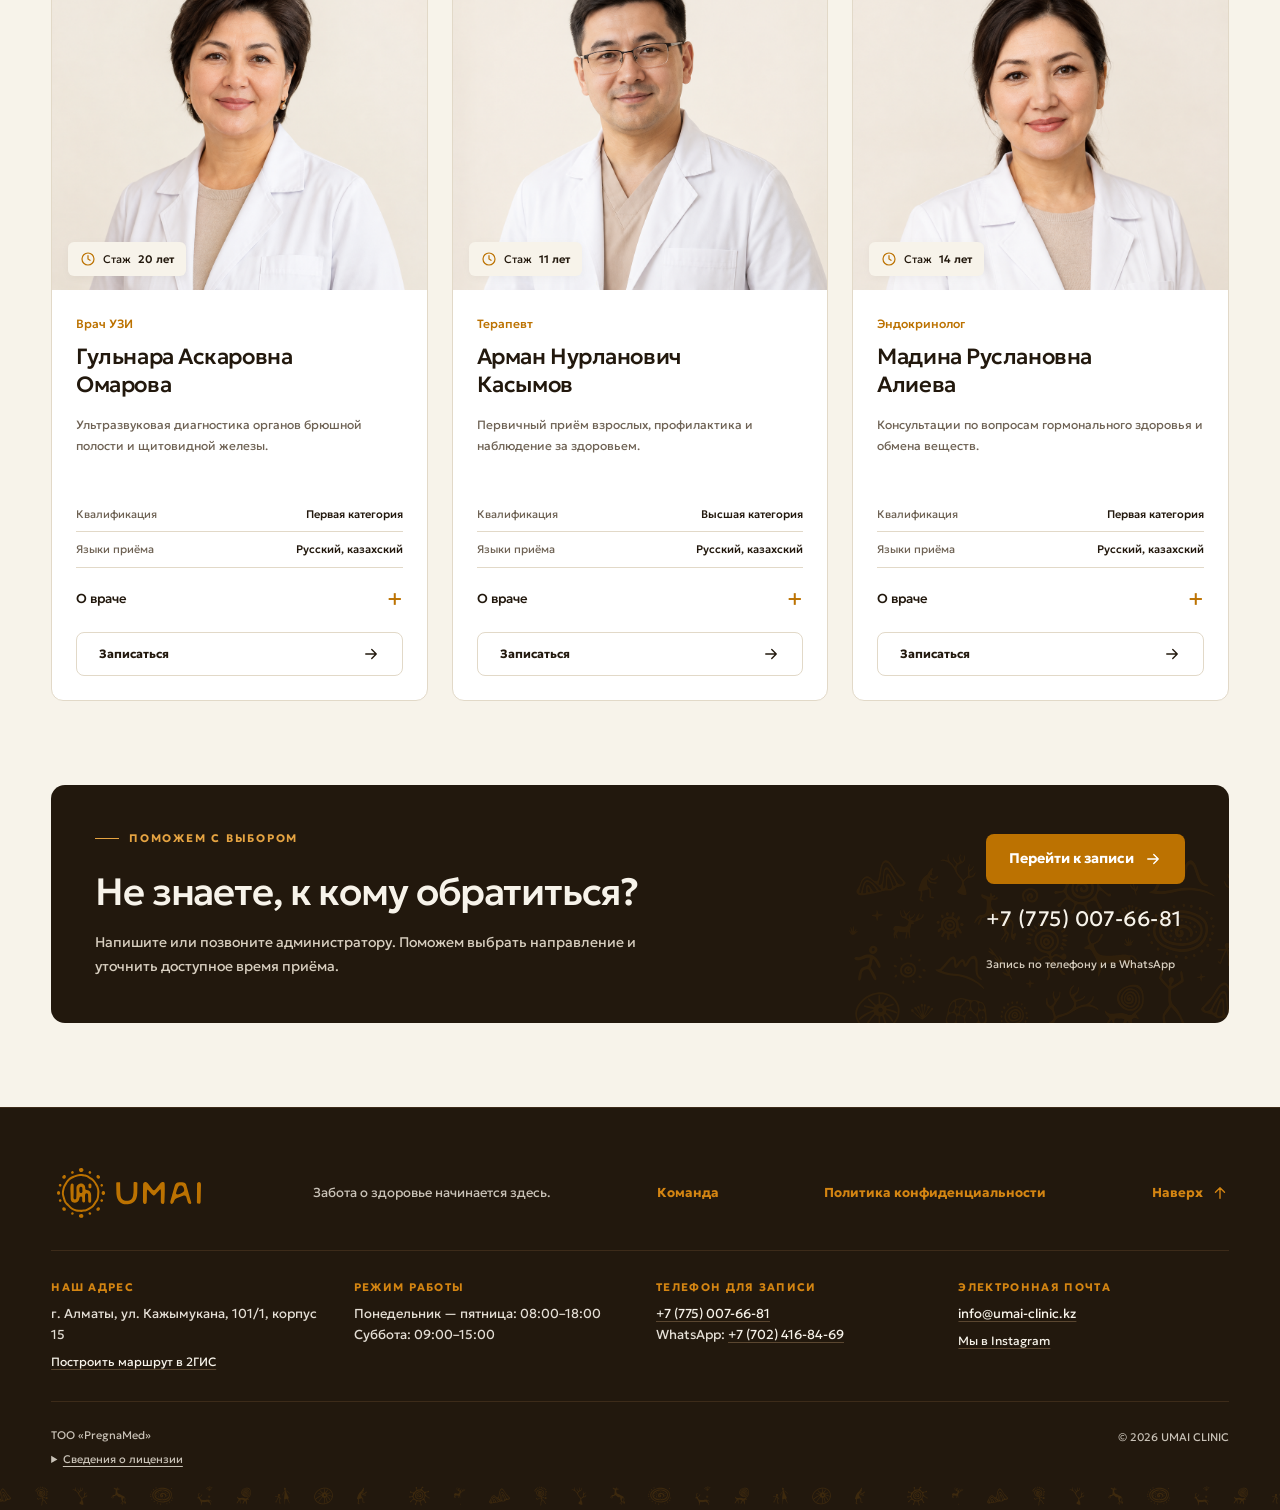
<file: clinic-site/team.html>
<!DOCTYPE html>
<html lang="ru" data-theme="light">
<head>
  <meta charset="utf-8">
  <script>document.documentElement.classList.add('js');</script>
  <meta name="viewport" content="width=device-width, initial-scale=1, viewport-fit=cover">
  <title>Наши врачи — UMAI CLINIC, Алматы</title>
  <meta name="description" content="Врачи UMAI CLINIC: фотографии, специальности, опыт работы и образование. Шаблон каталога специалистов.">
  <meta name="theme-color" content="#F7F3EA" id="meta-theme-color">
  <link rel="icon" href="favicon.svg" type="image/svg+xml">
  <link rel="icon" href="favicon.ico" sizes="48x48">
  <link rel="apple-touch-icon" href="assets/img/icons/apple-touch-icon.png">
  <link rel="manifest" href="manifest.webmanifest">
  <link rel="canonical" href="https://umai-clinic.kz/team.html">
  <meta property="og:type" content="website">
  <meta property="og:title" content="Наши врачи — UMAI CLINIC, Алматы">
  <meta property="og:description" content="Врачи UMAI CLINIC: фотографии, специальности, опыт работы и образование. Шаблон каталога специалистов.">
  <meta property="og:url" content="https://umai-clinic.kz/team.html">
  <meta property="og:locale" content="ru_RU">
  <meta property="og:image" content="https://umai-clinic.kz/assets/img/og.jpg">
  <meta property="og:image:width" content="1200">
  <meta property="og:image:height" content="630">
  <meta name="twitter:card" content="summary_large_image">
  <link rel="preload" href="assets/fonts/geologica-cyrillic.woff2" as="font" type="font/woff2" crossorigin>
  <link rel="stylesheet" href="fonts.css">
  <link rel="stylesheet" href="styles.css">
  <link rel="stylesheet" href="team.css">
  <script src="content.js" defer></script>
  <script src="team-content.js" defer></script>
  <script src="app.js" defer></script>
  <script src="team.js" defer></script>
  <script type="application/ld+json">
  {"@context":"https://schema.org","@type":"AboutPage","name":"Наша команда — UMAI CLINIC, Алматы","url":"https://umai-clinic.kz/team.html","about":{"@type":"MedicalClinic","name":"UMAI CLINIC","url":"https://umai-clinic.kz/"}}
  </script>
</head>
<body id="top" class="team-page">
  <a class="skip" href="#main" data-i18n="skip">Перейти к содержимому</a>

  <!-- Petroglyph Symbols & Icons Defs -->
  <svg width="0" height="0" style="position:absolute" aria-hidden="true">
    <defs>
      <symbol id="sun" viewBox="0 0 345.39 357.99">
        <path fill="currentColor" d="M297.49,224.97C301.53,214.92 302.17,204.23 302.80,193.61C304.00,182.46 305.63,171.35 303.61,160.07C301.82,143.74 297.99,130.07 288.52,116.46C285.25,111.52 282.28,106.43 279.31,101.31C272.23,89.78 262.83,79.93 252.06,71.84C246.88,68.11 241.12,65.37 235.76,61.95C215.82,48.59 213.60,48.30 190.00,45.21C180.99,43.41 171.87,42.21 162.66,43.01C150.91,43.39 140.13,47.05 129.38,51.25C122.42,53.92 114.88,56.10 108.03,59.70C93.89,67.35 79.83,76.49 69.93,89.43C65.49,95.33 61.92,101.83 58.13,108.15C51.02,119.69 43.79,131.49 40.87,144.95C32.61,174.19 32.96,189.26 43.04,217.92C46.76,228.44 48.91,239.65 54.44,249.43C57.10,253.84 60.69,257.57 64.45,261.04C69.39,265.44 74.21,269.69 78.49,274.67C85.13,282.35 92.76,289.18 101.20,294.85C111.77,302.71 124.03,307.98 136.90,310.66C145.12,312.22 153.56,312.84 161.71,314.00C166.48,314.60 171.31,314.81 176.02,314.21L176.19,314.21C181.59,313.45 186.55,312.36 192.07,311.63C199.63,310.74 207.36,309.59 214.74,307.05C222.22,304.42 228.97,300.34 235.96,296.72C244.86,292.09 254.44,286.84 261.74,279.44C268.49,273.15 272.40,264.51 277.47,257.06C281.04,252.01 285.20,247.42 288.70,242.31C292.39,237.11 295.25,231.16 297.49,224.99L297.49,224.97ZM281.60,226.25C277.03,235.93 269.10,243.26 263.34,252.29C259.02,259.46 254.63,266.64 248.23,272.17C244.74,275.22 240.66,277.51 236.58,279.68C227.98,284.02 219.90,288.89 211.18,292.76C205.10,295.36 198.44,296.29 191.92,297.03C180.33,298.30 168.73,298.89 157.32,298.37L157.13,298.37C145.48,297.81 133.81,296.16 123.10,291.17C108.15,284.25 95.86,273.03 85.18,260.74C78.05,253.15 69.18,247.72 65.02,238.38C61.24,229.77 59.08,220.62 55.90,211.74C53.45,204.53 51.28,197.15 50.03,189.63C47.59,176.82 50.56,164.09 53.80,151.49C55.00,146.92 56.20,142.30 57.95,137.92C61.04,130.24 65.75,123.23 70.04,115.89C76.21,105.00 82.80,94.10 92.92,86.41C101.90,79.50 111.59,73.08 122.14,69.23C125.91,67.86 129.77,66.64 133.54,65.25C152.02,58.05 165.06,55.03 185.00,59.06C194.25,60.92 204.13,61.09 212.80,64.92C218.57,67.55 223.66,71.42 229.07,74.70C234.27,77.93 239.69,80.60 244.32,84.17C251.98,89.89 258.58,96.80 264.21,104.57C267.97,109.70 270.86,115.44 274.39,120.83C277.81,126.14 281.29,131.46 283.81,137.27C287.59,146.07 289.17,156.10 289.61,165.74C289.93,175.00 288.45,183.91 288.28,193.30C288.29,204.59 286.69,216.03 281.57,226.22L281.60,226.25Z M159.24,20.36C159.77,22.06 160.65,23.59 162.09,24.75C164.92,27.03 169.24,28.71 173.42,28.71C174.65,28.71 175.84,28.51 177.00,28.19C179.95,27.62 182.73,26.39 184.76,24.76C185.57,24.11 186.23,23.34 186.77,22.48C187.51,21.56 188.13,20.52 188.63,19.43C189.58,17.75 190.18,15.92 190.18,14.05C190.18,12.51 189.67,11.14 188.84,9.88C188.67,9.54 188.48,9.21 188.28,8.88C187.93,8.32 187.64,7.74 187.39,7.14C186.81,5.71 185.95,4.42 184.69,3.40C181.85,1.12 177.59,0.00 173.41,0.00C171.52,0.00 169.73,0.39 168.07,1.02C167.66,1.11 167.27,1.19 166.88,1.30C165.06,1.66 163.40,2.28 162.07,3.36C159.52,5.41 158.16,8.63 157.75,11.92C157.60,12.61 157.49,13.32 157.49,14.06C157.49,15.87 157.94,17.54 158.70,19.08C158.91,19.50 159.08,19.92 159.22,20.37L159.24,20.36Z M59.57,72.71C62.36,69.93 63.67,66.40 63.67,62.99C63.99,59.59 63.01,56.27 60.64,53.89C57.31,50.56 52.26,50.13 47.69,52.10C45.85,52.84 44.06,54.01 42.47,55.60C37.06,61.02 35.80,69.41 40.48,74.08C45.16,78.77 54.17,78.14 59.57,72.73L59.57,72.71Z M114.34,41.09C119.27,39.09 122.10,33.06 120.10,28.12C118.10,23.18 111.78,20.55 106.85,22.55C101.91,24.55 99.75,30.63 101.73,35.56C103.73,40.50 109.41,43.09 114.34,41.09Z M22.80,134.09C28.12,134.09 32.06,129.60 32.06,124.27C32.06,118.94 28.11,115.06 22.80,115.06C17.49,115.06 12.71,118.94 12.71,124.27C12.71,129.60 17.47,134.09 22.80,134.09Z M286.32,54.01C284.37,55.96 283.39,58.51 283.29,61.20C282.98,65.02 284.42,69.16 287.62,72.36C289.94,74.68 292.71,76.03 295.49,76.45C299.44,77.44 303.47,76.71 306.24,73.94C310.92,69.26 309.97,60.82 304.56,55.40C299.16,49.99 290.99,49.32 286.32,54.01Z M232.45,41.22C237.39,43.22 243.16,40.52 245.16,35.58C247.16,30.64 244.82,24.82 239.89,22.83C234.95,20.83 229.07,23.32 227.07,28.26C225.07,33.20 227.52,39.22 232.45,41.22Z M321.23,134.16C326.55,134.16 330.44,129.60 330.44,124.27C330.44,118.94 326.55,114.79 321.23,114.79C315.90,114.79 312.04,118.94 312.04,124.27C312.04,129.60 315.90,134.16 321.23,134.16Z M339.72,167.09C337.71,165.55 335.33,164.63 332.84,164.63C331.60,164.63 330.41,164.85 329.28,165.27C328.47,165.57 327.70,165.96 326.97,166.44C322.99,168.83 320.07,173.49 320.07,178.76C320.07,184.04 322.90,188.65 326.79,191.14C328.56,192.44 330.63,193.21 332.84,193.21C337.89,193.21 342.51,189.25 344.43,183.97C345.04,182.36 345.39,180.59 345.39,178.75C345.39,173.96 343.07,169.64 339.72,167.07L339.72,167.09Z M232.69,316.89C227.75,318.89 225.43,324.21 227.43,329.15C229.43,334.09 234.77,336.23 239.71,334.23C244.64,332.23 246.89,327.01 244.89,322.08C242.89,317.15 237.62,314.89 232.69,316.89Z M321.23,223.46C315.90,223.46 311.69,227.94 311.69,233.27C311.69,238.60 315.90,242.84 321.23,242.84C326.55,242.84 330.55,238.60 330.55,233.27C330.55,227.94 326.55,223.46 321.23,223.46Z M287.58,285.14C282.17,290.55 281.16,299.34 285.83,304.02C290.52,308.71 298.92,307.33 304.33,301.91C309.74,296.50 310.15,289.05 305.47,284.37C300.79,279.68 292.98,279.72 287.57,285.14L287.58,285.14Z M114.11,316.99C109.18,314.99 104.13,317.22 102.15,322.15C100.15,327.09 102.15,332.40 107.08,334.38C112.02,336.38 117.26,334.02 119.26,329.08C121.26,324.14 119.05,318.99 114.11,316.99Z M22.80,223.83C17.47,223.83 13.45,227.94 13.45,233.27C13.45,238.60 17.49,242.78 22.80,242.78C28.11,242.78 32.53,238.59 32.53,233.27C32.53,227.95 28.11,223.83 22.80,223.83Z M187.39,336.52C186.81,335.11 185.96,333.84 184.72,332.84C183.68,332.01 182.44,331.40 181.08,330.97C179.99,330.62 178.92,330.26 177.85,329.84C176.46,329.30 174.97,328.96 173.41,328.96C169.23,328.96 165.55,331.31 162.73,333.59C159.61,336.09 157.67,339.52 157.67,343.49C157.67,346.09 158.61,348.36 160.12,350.32C160.76,351.44 161.63,352.46 162.74,353.37C163.61,354.07 164.56,354.66 165.57,355.15C167.85,356.70 170.46,357.99 173.41,357.99C175.11,357.99 176.71,357.57 178.20,356.91C179.10,356.52 179.99,356.13 180.92,355.80C182.24,355.34 183.46,354.71 184.49,353.87C185.77,352.85 186.66,351.59 187.29,350.18C187.58,349.52 187.89,348.88 188.23,348.25C189.01,346.79 189.48,345.21 189.48,343.48C189.48,341.74 189.06,340.25 188.37,338.80C188.00,338.05 187.69,337.28 187.39,336.50L187.39,336.52Z M22.56,178.78C22.56,171.12 17.79,164.66 11.17,164.66C4.54,164.66 0.00,171.11 0.00,178.78C0.00,186.44 4.56,191.89 11.17,191.89C17.78,191.89 22.56,186.44 22.56,178.78Z M59.36,285.04C54.71,280.38 47.82,279.39 43.00,282.16C42.21,282.59 41.47,283.13 40.79,283.81C40.16,284.44 39.64,285.12 39.21,285.86C36.26,290.76 37.00,297.99 41.70,302.71C44.62,305.63 48.35,306.85 51.90,306.63C55.14,306.92 58.29,305.97 60.61,303.66C62.93,301.35 63.85,298.08 63.45,294.80C63.50,291.42 62.19,287.89 59.35,285.05L59.36,285.04Z M245.23,197.78C246.11,186.75 242.75,177.52 237.34,170.27C231.92,162.99 224.14,159.13 212.67,158.08C212.02,158.08 212.30,157.87 212.20,157.86C195.44,154.47 210.09,135.15 193.99,119.57C185.32,110.84 172.73,109.67 162.31,112.74C151.93,115.80 142.80,123.79 140.23,135.85C139.02,144.93 139.92,158.83 140.06,173.36C140.20,186.33 139.15,199.82 138.86,210.90C139.08,215.43 138.94,219.43 135.56,222.54C131.67,226.16 124.99,225.62 121.59,221.59C119.58,219.34 118.27,216.10 118.41,213.31C118.24,208.37 119.36,196.08 119.47,181.85C119.54,171.70 119.44,160.55 119.43,150.39C119.41,136.19 119.58,123.58 118.94,118.62C115.68,108.74 101.52,109.21 98.42,119.50C97.80,125.20 95.87,136.83 95.92,150.67C95.94,160.55 97.29,171.46 97.36,181.99C97.44,193.54 98.40,204.66 98.24,213.36C97.40,227.42 102.95,239.94 113.15,245.64C123.43,251.36 137.25,249.95 148.54,241.11C154.43,236.35 158.48,229.49 159.68,221.77C160.45,217.35 160.86,212.91 162.79,209.12C167.55,199.90 179.94,202.85 181.17,212.65C181.80,219.04 180.87,227.31 181.03,233.58C180.32,240.64 184.96,247.65 193.08,246.80C199.44,246.24 202.18,240.69 201.66,235.01C201.66,228.67 201.28,209.77 201.28,199.44C201.46,195.20 201.76,191.63 202.97,187.73C205.21,179.98 215.82,177.73 220.88,184.69C224.44,189.59 223.24,193.70 223.48,199.23C223.48,209.96 224.57,228.35 224.57,234.85C224.01,240.76 227.04,248.23 233.65,248.55C238.87,249.01 244.07,244.37 245.16,239.44C246.15,227.48 244.89,210.42 245.20,197.75L245.23,197.78ZM182.69,170.51C182.03,181.08 167.15,183.11 162.69,173.05C161.15,169.67 160.38,166.88 160.31,162.15C160.35,156.54 160.63,150.46 160.82,145.00C161.28,132.59 177.98,129.54 181.73,141.63C182.71,144.65 182.23,149.97 182.34,154.19C182.26,158.98 182.93,166.84 182.71,170.52L182.69,170.51Z M246.84,135.28C247.13,132.82 247.14,129.71 247.17,126.77C247.17,123.27 247.34,120.01 245.95,117.08C244.36,113.52 241.33,111.20 236.70,110.89C232.77,110.63 228.75,113.56 227.20,117.19C225.11,122.48 226.36,125.44 226.33,134.54C226.29,148.54 245.24,149.31 246.84,135.28Z"/>
      </symbol>
      <symbol id="deer" viewBox="0 0 62 50">
        <g fill="none" stroke="currentColor" stroke-width="2.6" stroke-linecap="round" stroke-linejoin="round">
          <path d="M12 26 L7 22"/>
          <path d="M16 31 L14 45 M21 32 L22 45 M40 32 L38 45 M45 30 L48 45"/>
          <path d="M51 15 L46 4 M48.5 9 L42 7.5 M51 15 L57 4 M54.5 8.5 L60 8"/>
        </g>
        <path fill="currentColor" d="M12 24 C20 19.5 37 19.5 45 23 L50 13 L55.5 12.5 L55 17.5 L50.5 18.5 L48 29 C40 33.5 22 33.5 14 31 C11 29.5 10.5 26 12 24 Z"/>
      </symbol>
      <symbol id="man" viewBox="0 0 40 48">
        <circle cx="20" cy="7" r="4.4" fill="currentColor"/>
        <g fill="none" stroke="currentColor" stroke-width="2.6" stroke-linecap="round" stroke-linejoin="round">
          <path d="M20 12 V30 M7 8 L11 18 L20 15.5 L29 18 L33 8 M20 30 L12 44 M20 30 L28 44"/>
        </g>
      </symbol>
      <symbol id="i-arrow" viewBox="0 0 24 24"><path d="M5 12h14m-6-6 6 6-6 6" fill="none" stroke="currentColor" stroke-width="1.8" stroke-linecap="round" stroke-linejoin="round"/></symbol>
      <symbol id="i-up" viewBox="0 0 24 24"><path d="M12 19V5m-6 6 6-6 6 6" fill="none" stroke="currentColor" stroke-width="1.8" stroke-linecap="round" stroke-linejoin="round"/></symbol>
      <symbol id="i-phone" viewBox="0 0 24 24"><path d="M21 16.5v3a1.5 1.5 0 0 1-1.7 1.5A19.5 19.5 0 0 1 3 4.7 1.5 1.5 0 0 1 4.5 3h3l1.6 4.5-2.3 2.1a16 16 0 0 0 7.6 7.6l2.1-2.3Z" fill="none" stroke="currentColor" stroke-width="1.8" stroke-linecap="round" stroke-linejoin="round"/></symbol>
      <symbol id="i-chat" viewBox="0 0 24 24"><path d="m3 21 1.6-5A9 9 0 1 1 8 20Z" fill="none" stroke="currentColor" stroke-width="1.8" stroke-linecap="round" stroke-linejoin="round"/><path d="M8 10h8m-8 4h5" fill="none" stroke="currentColor" stroke-width="1.8" stroke-linecap="round"/></symbol>
      <symbol id="i-pin" viewBox="0 0 24 24"><path d="M20 10c0 6-8 12-8 12S4 16 4 10a8 8 0 1 1 16 0Z" fill="none" stroke="currentColor" stroke-width="1.8"/><circle cx="12" cy="10" r="2.7" fill="none" stroke="currentColor" stroke-width="1.8"/></symbol>
      <symbol id="i-clock" viewBox="0 0 24 24"><circle cx="12" cy="12" r="9" fill="none" stroke="currentColor" stroke-width="1.8"/><path d="M12 7v5l3 2" fill="none" stroke="currentColor" stroke-width="1.8" stroke-linecap="round"/></symbol>
      <symbol id="i-check" viewBox="0 0 24 24"><path d="m4 12 5 5L20 7" fill="none" stroke="currentColor" stroke-width="2" stroke-linecap="round" stroke-linejoin="round"/></symbol>
      <symbol id="i-heart" viewBox="0 0 24 24"><path d="M20.8 5.6c-2.2-2.3-5.5-2-8.8 1.4-3.3-3.4-6.6-3.7-8.8-1.4C-1 10 6.8 16.5 12 21c5.2-4.5 13-11 8.8-15.4Z" fill="none" stroke="currentColor" stroke-width="1.8" stroke-linejoin="round"/></symbol>
      <symbol id="i-cross" viewBox="0 0 24 24"><path d="M8 3h8v5h5v8h-5v5H8v-5H3V8h5Z" fill="none" stroke="currentColor" stroke-width="1.8" stroke-linejoin="round"/></symbol>
      <symbol id="i-pulse" viewBox="0 0 24 24"><path d="M2 12h5l3-8 4 16 3-8h5" fill="none" stroke="currentColor" stroke-width="1.8" stroke-linecap="round" stroke-linejoin="round"/></symbol>
      <symbol id="i-lab" viewBox="0 0 24 24"><path d="M9 3h6m-5 0v6L4 19a1.3 1.3 0 0 0 1.2 2h13.6a1.3 1.3 0 0 0 1.2-2L14 9V3M7 14h10" fill="none" stroke="currentColor" stroke-width="1.8" stroke-linecap="round" stroke-linejoin="round"/></symbol>
      <symbol id="i-leaf" viewBox="0 0 24 24"><path d="M20 3C9 1 2 6 4 14s17 7 16-11ZM3 22 15 9" fill="none" stroke="currentColor" stroke-width="1.8" stroke-linecap="round" stroke-linejoin="round"/></symbol>
      <symbol id="i-menu" viewBox="0 0 24 24"><path d="M4 7h16M4 12h16M4 17h16" fill="none" stroke="currentColor" stroke-width="1.8" stroke-linecap="round"/></symbol>
      <symbol id="i-close" viewBox="0 0 24 24"><path d="m6 6 12 12M6 18 18 6" fill="none" stroke="currentColor" stroke-width="1.8" stroke-linecap="round"/></symbol>
      <symbol id="i-sun" viewBox="0 0 24 24"><circle cx="12" cy="12" r="4" fill="none" stroke="currentColor" stroke-width="1.8"/><path d="M12 2v2m0 16v2M4.93 4.93l1.41 1.41m11.32 11.32 1.41 1.41M2 12h2m16 0h2M6.34 17.66l-1.41 1.41m14.14-14.14-1.41 1.41" fill="none" stroke="currentColor" stroke-width="1.8" stroke-linecap="round"/></symbol>
      <symbol id="i-moon" viewBox="0 0 24 24"><path d="M12 3a9 9 0 1 0 9 9c0-.46-.04-.92-.1-1.36a5.39 5.39 0 0 1-4.4 2.26 5.4 5.4 0 0 1-3.14-9.8c-.44-.06-.9-.1-1.36-.1Z" fill="none" stroke="currentColor" stroke-width="1.8" stroke-linecap="round" stroke-linejoin="round"/></symbol>
      <symbol id="i-star" viewBox="0 0 24 24"><path d="m12 2 3.09 6.26L22 9.27l-5 4.87 1.18 6.88L12 17.77l-6.18 3.25L7 14.14 2 9.27l6.91-1.01L12 2Z" fill="currentColor"/></symbol>
      <symbol id="i-search" viewBox="0 0 24 24"><circle cx="11" cy="11" r="7" fill="none" stroke="currentColor" stroke-width="1.8"/><path d="m21 21-4.35-4.35" fill="none" stroke="currentColor" stroke-width="1.8" stroke-linecap="round"/></symbol>
      <symbol id="i-doc" viewBox="0 0 24 24"><path d="M14 2H6a2 2 0 0 0-2 2v16a2 2 0 0 0 2 2h12a2 2 0 0 0 2-2V8z" fill="none" stroke="currentColor" stroke-width="1.8"/><path d="M14 2v6h6M16 13H8M16 17H8M10 9H8" fill="none" stroke="currentColor" stroke-width="1.8" stroke-linecap="round"/></symbol>
      <symbol id="i-car" viewBox="0 0 24 24"><path d="M19 17h2c.6 0 1-.4 1-1v-3c0-.9-.7-1.7-1.5-1.9C18.7 10.6 16 10 16 10s-1.3-1.4-2.2-2.3c-.5-.4-1.1-.7-1.8-.7H5c-.6 0-1.1.4-1.4.9l-1.5 2.5C2 10.6 2 11 2 11.4V16c0 .6.4 1 1 1h2" fill="none" stroke="currentColor" stroke-width="1.8" stroke-linecap="round"/><circle cx="7" cy="17" r="2" fill="none" stroke="currentColor" stroke-width="1.8"/><circle cx="17" cy="17" r="2" fill="none" stroke="currentColor" stroke-width="1.8"/></symbol>
      <symbol id="i-bus" viewBox="0 0 24 24"><rect width="16" height="16" x="4" y="3" rx="2" fill="none" stroke="currentColor" stroke-width="1.8"/><path d="M4 11h16M8 15h.01M16 15h.01M6 19v2M18 19v2" fill="none" stroke="currentColor" stroke-width="1.8" stroke-linecap="round"/></symbol>
    </defs>
  </svg>

  <!-- Topline -->
  <div class="topline">
    <div class="wrap">
      <div class="topline-left">
        <span class="topline-badge" id="topline-status">Открыто</span>
        <span><svg class="icon" style="width:14px;height:14px;display:inline" aria-hidden="true"><use href="#i-pin"/></svg> <span data-i18n="heroLocation">Кажымукана, 101/1 · корпус 15</span></span>
        <span><svg class="icon" style="width:14px;height:14px;display:inline" aria-hidden="true"><use href="#i-clock"/></svg> <span data-i18n="toplineSchedule">Пн–Пт 08:00–18:00, Сб 09:00–15:00</span></span>
      </div>
      <div>
        <a href="tel:+77750076681"><svg class="icon" style="width:14px;height:14px" aria-hidden="true"><use href="#i-phone"/></svg> +7 (775) 007-66-81</a>
      </div>
    </div>
  </div>

  <!-- Header -->
  <header class="site-header">
    <div class="wrap header-row">
      <a class="brand" href="index.html" aria-label="UMAI CLINIC">
          <img class="brand-logo" src="assets/img/logo-horizontal.svg" alt="UMAI CLINIC" width="144" height="50">
      </a>

      <nav class="site-nav" id="site-nav" aria-label="Основная навигация" data-i18n-aria="navLabel">
        <a href="index.html#services" data-i18n="navServices">Направления</a>
        <a href="index.html#prices" data-i18n="navPrices">Цены</a>
        <a href="index.html#about" data-i18n="navAbout">О клинике</a>
        <a href="team.html" aria-current="page" data-i18n="navTeam">Команда</a>
        <a href="index.html#guide" data-i18n="navGuide">Памятка</a>
        <a href="index.html#faq" data-i18n="navFaq">Вопросы</a>
        <a href="index.html#contacts" data-i18n="navContacts">Контакты</a>
        <div class="nav-theme-row">
          <span data-i18n="themeLabel">Тема оформления</span>
          <div class="theme-switch" role="group" aria-label="Тема оформления" data-i18n-aria="themeLabel">
            <button type="button" class="theme-btn" data-set-theme="light" aria-pressed="true" data-i18n-aria="themeLightFull">
              <svg class="icon" aria-hidden="true"><use href="#i-sun"/></svg>
              <span class="theme-btn-text" data-i18n="themeLight">Светлая</span>
            </button>
            <button type="button" class="theme-btn" data-set-theme="dark" aria-pressed="false" data-i18n-aria="themeDarkFull">
              <svg class="icon" aria-hidden="true"><use href="#i-moon"/></svg>
              <span class="theme-btn-text" data-i18n="themeDark">Тёмная</span>
            </button>
          </div>
        </div>
      </nav>

      <div class="header-tools">
        <!-- Theme Switcher -->
        <div class="theme-switch" role="group" aria-label="Тема оформления" data-i18n-aria="themeLabel">
          <button type="button" class="theme-btn" data-set-theme="light" aria-pressed="true" title="Светлая тема" aria-label="Светлая тема" data-i18n-aria="themeLightFull">
            <svg class="icon" aria-hidden="true"><use href="#i-sun"/></svg>
            <span class="theme-btn-text" data-i18n="themeLight">Светлая</span>
          </button>
          <button type="button" class="theme-btn" data-set-theme="dark" aria-pressed="false" title="Тёмная тема" aria-label="Тёмная тема" data-i18n-aria="themeDarkFull">
            <svg class="icon" aria-hidden="true"><use href="#i-moon"/></svg>
            <span class="theme-btn-text" data-i18n="themeDark">Тёмная</span>
          </button>
        </div>

        <!-- Language switcher -->
        <div class="langs" role="group" aria-label="Тіл / Язык / Language">
          <button type="button" data-lang="kk" lang="kk" aria-label="Қазақша" aria-pressed="false">ҚАЗ</button>
          <button type="button" data-lang="ru" lang="ru" aria-label="Русский" aria-pressed="true">РУС</button>
          <button type="button" data-lang="en" lang="en" aria-label="English" aria-pressed="false">ENG</button>
        </div>

        <a class="btn btn-primary header-book" href="index.html#appointment" data-i18n="book">Записаться на приём</a>

        <button class="menu-toggle" id="menu-toggle" type="button" aria-controls="site-nav" aria-expanded="false" aria-label="Открыть меню">
          <svg class="icon menu-icon" aria-hidden="true"><use href="#i-menu"/></svg>
          <svg class="icon close-icon" aria-hidden="true"><use href="#i-close"/></svg>
        </button>
      </div>
    </div>
  </header>

  <main id="main" tabindex="-1">
    <nav class="wrap team-breadcrumbs" aria-label="Наша команда" data-i18n-aria="teamBreadcrumb">
      <a href="index.html" data-i18n="teamHome">Главная</a><span aria-hidden="true">/</span><span aria-current="page" data-i18n="teamBreadcrumb">Наша команда</span>
    </nav>
    <section class="wrap doctors-hero" aria-labelledby="team-title">
      <div><p class="eyebrow" data-i18n="teamEyebrow">Команда UMAI CLINIC</p>
        <h1 id="team-title"><span data-i18n="teamTitle">Наши врачи.</span><span class="accent" data-i18n="teamAccent">Ваша забота — наша работа.</span></h1>
      </div>
      <p class="team-lead" data-i18n="teamLead">Познакомьтесь со специалистами, узнайте об их опыте и подходе к работе. Выберите врача, с которым вам будет спокойно.</p>
    </section>
    <div class="team-frieze" aria-hidden="true"></div>
    <section class="section doctor-section" id="team" aria-labelledby="catalog-title">
      <div class="wrap">
        <div class="catalog-heading"><div><p class="eyebrow" data-i18n="catalogEyebrow">Люди, которым доверяют</p><h2 id="catalog-title" data-i18n="catalogTitle">Выберите своего специалиста</h2></div></div>
        <p class="demo-notice"><svg class="icon" aria-hidden="true"><use href="#i-doc"/></svg><span data-i18n="demoNotice">Шаблон страницы: все имена, стаж и сведения приведены для примера. Портреты созданы ИИ и не изображают сотрудников клиники.</span></p>
        <div class="doctor-toolbar js-only">
          <label class="doctor-search"><span class="sr-only" data-i18n="searchLabel">Поиск врача</span><svg class="icon" aria-hidden="true"><use href="#i-search"/></svg><input type="search" id="doctor-search" placeholder="Имя или специальность" data-i18n-placeholder="searchPlaceholder" autocomplete="off" aria-controls="doctor-grid"></label>
          <label class="doctor-select"><span class="sr-only" data-i18n="specialtyLabel">Направление</span><select id="doctor-specialty" aria-controls="doctor-grid"><option value="all" data-i18n="filterAll">Все направления</option><option value="doctor-1" data-i18n="doctor-1-specialty">Акушер-гинеколог</option><option value="doctor-2" data-i18n="doctor-2-specialty">Кардиолог</option><option value="doctor-3" data-i18n="doctor-3-specialty">Педиатр</option><option value="doctor-4" data-i18n="doctor-4-specialty">Врач УЗИ</option><option value="doctor-5" data-i18n="doctor-5-specialty">Терапевт</option><option value="doctor-6" data-i18n="doctor-6-specialty">Эндокринолог</option></select></label>
          <p id="doctor-count" class="doctor-count" role="status" aria-live="polite"></p>
        </div>
        <div class="doctor-grid" id="doctor-grid">
          <article class="doctor-card" data-doctor="doctor-1" aria-labelledby="doctor-1-name">
            <div class="doctor-portrait"><img src="assets/img/team/doctor-1.png" alt="Демонстрационный портрет, созданный ИИ: Алия Сериковна Ахметова" data-i18n-alt="doctor-1-alt" width="1024" height="1536" loading="eager" decoding="async"><span class="doctor-demo" data-i18n="demoBadge">Пример анкеты</span><div class="doctor-experience"><svg class="icon" aria-hidden="true"><use href="#i-clock"/></svg><span data-i18n="experienceLabel">Стаж</span><strong data-i18n="doctor-1-experience">15 лет</strong></div></div>
            <div class="doctor-info">
              <p class="doctor-specialty" data-i18n="doctor-1-specialty">Акушер-гинеколог</p>
              <h3 id="doctor-1-name" data-i18n="doctor-1-name">Алия Сериковна Ахметова</h3>
              <p class="doctor-focus" data-i18n="doctor-1-focus">Женское здоровье, планирование семьи, сопровождение беременности.</p>
              <dl class="doctor-facts"><div><dt data-i18n="categoryLabel">Квалификация</dt><dd data-i18n="doctor-1-category">Высшая категория</dd></div><div><dt data-i18n="languagesLabel">Языки приёма</dt><dd data-i18n="doctor-1-languages">Русский, казахский</dd></div></dl>
              <details class="doctor-details"><summary><span data-i18n="aboutDoctor">О враче</span><span class="doctor-plus" aria-hidden="true">+</span></summary><div class="doctor-biography"><h4 data-i18n="educationLabel">Образование</h4><p data-i18n="doctor-1-education">Медицинский университет · лечебное дело. Интернатура и профильная специализация.</p><h4 data-i18n="practiceLabel">Опыт работы</h4><p data-i18n="doctor-1-practice">15 лет клинической практики. Амбулаторный приём и работа в многопрофильном медицинском центре.</p><h4 data-i18n="focusLabel">Специализация</h4><p data-i18n="doctor-1-focus">Женское здоровье, планирование семьи, сопровождение беременности.</p><h4 data-i18n="trainingLabel">Повышение квалификации</h4><p data-i18n="doctor-1-training">Профильные курсы и участие в медицинских конференциях. Названия и даты — для заполнения.</p></div></details>
              <a class="btn btn-outline doctor-book" href="index.html?service=0#appointment"><span data-i18n="bookDoctor">Записаться</span><svg class="icon" aria-hidden="true"><use href="#i-arrow"/></svg></a>
            </div>
          </article>
          <article class="doctor-card" data-doctor="doctor-2" aria-labelledby="doctor-2-name">
            <div class="doctor-portrait"><img src="assets/img/team/doctor-2.png" alt="Демонстрационный портрет, созданный ИИ: Тимур Ерланович Садыков" data-i18n-alt="doctor-2-alt" width="1024" height="1536" loading="eager" decoding="async"><span class="doctor-demo" data-i18n="demoBadge">Пример анкеты</span><div class="doctor-experience"><svg class="icon" aria-hidden="true"><use href="#i-clock"/></svg><span data-i18n="experienceLabel">Стаж</span><strong data-i18n="doctor-2-experience">12 лет</strong></div></div>
            <div class="doctor-info">
              <p class="doctor-specialty" data-i18n="doctor-2-specialty">Кардиолог</p>
              <h3 id="doctor-2-name" data-i18n="doctor-2-name">Тимур Ерланович Садыков</h3>
              <p class="doctor-focus" data-i18n="doctor-2-focus">Консультации по вопросам здоровья сердца и профилактические осмотры.</p>
              <dl class="doctor-facts"><div><dt data-i18n="categoryLabel">Квалификация</dt><dd data-i18n="doctor-2-category">Первая категория</dd></div><div><dt data-i18n="languagesLabel">Языки приёма</dt><dd data-i18n="doctor-2-languages">Русский, казахский</dd></div></dl>
              <details class="doctor-details"><summary><span data-i18n="aboutDoctor">О враче</span><span class="doctor-plus" aria-hidden="true">+</span></summary><div class="doctor-biography"><h4 data-i18n="educationLabel">Образование</h4><p data-i18n="doctor-2-education">Медицинский университет · лечебное дело. Интернатура и профильная специализация.</p><h4 data-i18n="practiceLabel">Опыт работы</h4><p data-i18n="doctor-2-practice">12 лет клинической практики. Амбулаторный приём и работа в многопрофильном медицинском центре.</p><h4 data-i18n="focusLabel">Специализация</h4><p data-i18n="doctor-2-focus">Консультации по вопросам здоровья сердца и профилактические осмотры.</p><h4 data-i18n="trainingLabel">Повышение квалификации</h4><p data-i18n="doctor-2-training">Профильные курсы и участие в медицинских конференциях. Названия и даты — для заполнения.</p></div></details>
              <a class="btn btn-outline doctor-book" href="index.html?service=12#appointment"><span data-i18n="bookDoctor">Записаться</span><svg class="icon" aria-hidden="true"><use href="#i-arrow"/></svg></a>
            </div>
          </article>
          <article class="doctor-card" data-doctor="doctor-3" aria-labelledby="doctor-3-name">
            <div class="doctor-portrait"><img src="assets/img/team/doctor-3.png" alt="Демонстрационный портрет, созданный ИИ: Дана Муратовна Ибраева" data-i18n-alt="doctor-3-alt" width="1024" height="1536" loading="eager" decoding="async"><span class="doctor-demo" data-i18n="demoBadge">Пример анкеты</span><div class="doctor-experience"><svg class="icon" aria-hidden="true"><use href="#i-clock"/></svg><span data-i18n="experienceLabel">Стаж</span><strong data-i18n="doctor-3-experience">9 лет</strong></div></div>
            <div class="doctor-info">
              <p class="doctor-specialty" data-i18n="doctor-3-specialty">Педиатр</p>
              <h3 id="doctor-3-name" data-i18n="doctor-3-name">Дана Муратовна Ибраева</h3>
              <p class="doctor-focus" data-i18n="doctor-3-focus">Наблюдение за развитием ребёнка и консультации для родителей.</p>
              <dl class="doctor-facts"><div><dt data-i18n="categoryLabel">Квалификация</dt><dd data-i18n="doctor-3-category">Высшая категория</dd></div><div><dt data-i18n="languagesLabel">Языки приёма</dt><dd data-i18n="doctor-3-languages">Русский, казахский</dd></div></dl>
              <details class="doctor-details"><summary><span data-i18n="aboutDoctor">О враче</span><span class="doctor-plus" aria-hidden="true">+</span></summary><div class="doctor-biography"><h4 data-i18n="educationLabel">Образование</h4><p data-i18n="doctor-3-education">Медицинский университет · лечебное дело. Интернатура и профильная специализация.</p><h4 data-i18n="practiceLabel">Опыт работы</h4><p data-i18n="doctor-3-practice">9 лет клинической практики. Амбулаторный приём и работа в многопрофильном медицинском центре.</p><h4 data-i18n="focusLabel">Специализация</h4><p data-i18n="doctor-3-focus">Наблюдение за развитием ребёнка и консультации для родителей.</p><h4 data-i18n="trainingLabel">Повышение квалификации</h4><p data-i18n="doctor-3-training">Профильные курсы и участие в медицинских конференциях. Названия и даты — для заполнения.</p></div></details>
              <a class="btn btn-outline doctor-book" href="index.html?service=2#appointment"><span data-i18n="bookDoctor">Записаться</span><svg class="icon" aria-hidden="true"><use href="#i-arrow"/></svg></a>
            </div>
          </article>
          <article class="doctor-card" data-doctor="doctor-4" aria-labelledby="doctor-4-name">
            <div class="doctor-portrait"><img src="assets/img/team/doctor-4.png" alt="Демонстрационный портрет, созданный ИИ: Гульнара Аскаровна Омарова" data-i18n-alt="doctor-4-alt" width="1024" height="1536" loading="lazy" decoding="async"><span class="doctor-demo" data-i18n="demoBadge">Пример анкеты</span><div class="doctor-experience"><svg class="icon" aria-hidden="true"><use href="#i-clock"/></svg><span data-i18n="experienceLabel">Стаж</span><strong data-i18n="doctor-4-experience">20 лет</strong></div></div>
            <div class="doctor-info">
              <p class="doctor-specialty" data-i18n="doctor-4-specialty">Врач УЗИ</p>
              <h3 id="doctor-4-name" data-i18n="doctor-4-name">Гульнара Аскаровна Омарова</h3>
              <p class="doctor-focus" data-i18n="doctor-4-focus">Ультразвуковая диагностика органов брюшной полости и щитовидной железы.</p>
              <dl class="doctor-facts"><div><dt data-i18n="categoryLabel">Квалификация</dt><dd data-i18n="doctor-4-category">Первая категория</dd></div><div><dt data-i18n="languagesLabel">Языки приёма</dt><dd data-i18n="doctor-4-languages">Русский, казахский</dd></div></dl>
              <details class="doctor-details"><summary><span data-i18n="aboutDoctor">О враче</span><span class="doctor-plus" aria-hidden="true">+</span></summary><div class="doctor-biography"><h4 data-i18n="educationLabel">Образование</h4><p data-i18n="doctor-4-education">Медицинский университет · лечебное дело. Интернатура и профильная специализация.</p><h4 data-i18n="practiceLabel">Опыт работы</h4><p data-i18n="doctor-4-practice">20 лет клинической практики. Амбулаторный приём и работа в многопрофильном медицинском центре.</p><h4 data-i18n="focusLabel">Специализация</h4><p data-i18n="doctor-4-focus">Ультразвуковая диагностика органов брюшной полости и щитовидной железы.</p><h4 data-i18n="trainingLabel">Повышение квалификации</h4><p data-i18n="doctor-4-training">Профильные курсы и участие в медицинских конференциях. Названия и даты — для заполнения.</p></div></details>
              <a class="btn btn-outline doctor-book" href="index.html?service=5#appointment"><span data-i18n="bookDoctor">Записаться</span><svg class="icon" aria-hidden="true"><use href="#i-arrow"/></svg></a>
            </div>
          </article>
          <article class="doctor-card" data-doctor="doctor-5" aria-labelledby="doctor-5-name">
            <div class="doctor-portrait"><img src="assets/img/team/doctor-5.png" alt="Демонстрационный портрет, созданный ИИ: Арман Нурланович Касымов" data-i18n-alt="doctor-5-alt" width="1024" height="1536" loading="lazy" decoding="async"><span class="doctor-demo" data-i18n="demoBadge">Пример анкеты</span><div class="doctor-experience"><svg class="icon" aria-hidden="true"><use href="#i-clock"/></svg><span data-i18n="experienceLabel">Стаж</span><strong data-i18n="doctor-5-experience">11 лет</strong></div></div>
            <div class="doctor-info">
              <p class="doctor-specialty" data-i18n="doctor-5-specialty">Терапевт</p>
              <h3 id="doctor-5-name" data-i18n="doctor-5-name">Арман Нурланович Касымов</h3>
              <p class="doctor-focus" data-i18n="doctor-5-focus">Первичный приём взрослых, профилактика и наблюдение за здоровьем.</p>
              <dl class="doctor-facts"><div><dt data-i18n="categoryLabel">Квалификация</dt><dd data-i18n="doctor-5-category">Высшая категория</dd></div><div><dt data-i18n="languagesLabel">Языки приёма</dt><dd data-i18n="doctor-5-languages">Русский, казахский</dd></div></dl>
              <details class="doctor-details"><summary><span data-i18n="aboutDoctor">О враче</span><span class="doctor-plus" aria-hidden="true">+</span></summary><div class="doctor-biography"><h4 data-i18n="educationLabel">Образование</h4><p data-i18n="doctor-5-education">Медицинский университет · лечебное дело. Интернатура и профильная специализация.</p><h4 data-i18n="practiceLabel">Опыт работы</h4><p data-i18n="doctor-5-practice">11 лет клинической практики. Амбулаторный приём и работа в многопрофильном медицинском центре.</p><h4 data-i18n="focusLabel">Специализация</h4><p data-i18n="doctor-5-focus">Первичный приём взрослых, профилактика и наблюдение за здоровьем.</p><h4 data-i18n="trainingLabel">Повышение квалификации</h4><p data-i18n="doctor-5-training">Профильные курсы и участие в медицинских конференциях. Названия и даты — для заполнения.</p></div></details>
              <a class="btn btn-outline doctor-book" href="index.html?service=1#appointment"><span data-i18n="bookDoctor">Записаться</span><svg class="icon" aria-hidden="true"><use href="#i-arrow"/></svg></a>
            </div>
          </article>
          <article class="doctor-card" data-doctor="doctor-6" aria-labelledby="doctor-6-name">
            <div class="doctor-portrait"><img src="assets/img/team/doctor-6.png" alt="Демонстрационный портрет, созданный ИИ: Мадина Руслановна Алиева" data-i18n-alt="doctor-6-alt" width="1024" height="1536" loading="lazy" decoding="async"><span class="doctor-demo" data-i18n="demoBadge">Пример анкеты</span><div class="doctor-experience"><svg class="icon" aria-hidden="true"><use href="#i-clock"/></svg><span data-i18n="experienceLabel">Стаж</span><strong data-i18n="doctor-6-experience">14 лет</strong></div></div>
            <div class="doctor-info">
              <p class="doctor-specialty" data-i18n="doctor-6-specialty">Эндокринолог</p>
              <h3 id="doctor-6-name" data-i18n="doctor-6-name">Мадина Руслановна Алиева</h3>
              <p class="doctor-focus" data-i18n="doctor-6-focus">Консультации по вопросам гормонального здоровья и обмена веществ.</p>
              <dl class="doctor-facts"><div><dt data-i18n="categoryLabel">Квалификация</dt><dd data-i18n="doctor-6-category">Первая категория</dd></div><div><dt data-i18n="languagesLabel">Языки приёма</dt><dd data-i18n="doctor-6-languages">Русский, казахский</dd></div></dl>
              <details class="doctor-details"><summary><span data-i18n="aboutDoctor">О враче</span><span class="doctor-plus" aria-hidden="true">+</span></summary><div class="doctor-biography"><h4 data-i18n="educationLabel">Образование</h4><p data-i18n="doctor-6-education">Медицинский университет · лечебное дело. Интернатура и профильная специализация.</p><h4 data-i18n="practiceLabel">Опыт работы</h4><p data-i18n="doctor-6-practice">14 лет клинической практики. Амбулаторный приём и работа в многопрофильном медицинском центре.</p><h4 data-i18n="focusLabel">Специализация</h4><p data-i18n="doctor-6-focus">Консультации по вопросам гормонального здоровья и обмена веществ.</p><h4 data-i18n="trainingLabel">Повышение квалификации</h4><p data-i18n="doctor-6-training">Профильные курсы и участие в медицинских конференциях. Названия и даты — для заполнения.</p></div></details>
              <a class="btn btn-outline doctor-book" href="index.html?service=9#appointment"><span data-i18n="bookDoctor">Записаться</span><svg class="icon" aria-hidden="true"><use href="#i-arrow"/></svg></a>
            </div>
          </article>
        </div>
        <div id="doctor-empty" class="doctor-empty" hidden><p data-i18n="empty">По вашему запросу никого не найдено. Попробуйте другое имя или направление.</p><button type="button" class="btn btn-outline" id="doctor-reset" data-i18n="reset">Сбросить поиск</button></div>
      </div>
    </section>
    <section class="section team-visit-section" id="team-contact" aria-labelledby="team-contact-title">
      <div class="wrap">
        <div class="team-visit">
          <div><p class="eyebrow" data-i18n="teamVisitEyebrow">Поможем с выбором</p><h2 id="team-contact-title" data-i18n="teamVisitTitle">Не знаете, к кому обратиться?</h2><p data-i18n="teamVisitText">Напишите или позвоните администратору. Поможем выбрать направление и уточнить доступное время приёма.</p></div>
          <div class="team-visit-actions">
            <a class="btn" href="index.html#appointment"><span data-i18n="teamVisitLink">Перейти к записи</span><svg class="icon" aria-hidden="true"><use href="#i-arrow"/></svg></a>
            <a class="team-visit-phone" href="tel:+77750076681">+7 (775) 007-66-81</a>
            <small data-i18n="teamVisitNote">Запись по телефону и в WhatsApp</small>
          </div>
        </div>
      </div>
    </section>
  </main>

  <!-- Footer -->
  <footer class="site-footer">
    <div class="wrap">
      <div class="footer-top">
        <a class="brand" href="index.html" aria-label="UMAI CLINIC">
          <img class="brand-logo" src="assets/img/logo-horizontal.svg" alt="UMAI CLINIC" width="144" height="50">
        </a>
        <p class="footer-tagline" data-i18n="footerTagline">Забота о здоровье начинается здесь.</p>
        <a class="text-link" href="team.html" data-i18n="navTeam">Команда</a>
        <a class="text-link" href="privacy.html" data-i18n="footerPrivacy">Политика конфиденциальности</a>
        <a class="text-link" href="#top">
          <span data-i18n="backTop">Наверх</span>
          <svg class="icon" aria-hidden="true"><use href="#i-up"/></svg>
        </a>
      </div>
      <div class="footer-contacts">
        <div>
          <p class="footer-label" data-i18n="addrLabel">Наш адрес</p>
          <p data-i18n="addr">г. Алматы, ул. Кажымукана, 101/1, корпус 15</p>
          <a href="https://2gis.kz/almaty/center/76.949355,43.222045/zoom/16/routeTab/rsType/bus/to/76.949355,43.222045%E2%95%8EUmai%20Clinic,%20%D0%BC%D0%B5%D0%B4%D0%B8%D1%86%D0%B8%D0%BD%D1%81%D0%BA%D0%B8%D0%B9%20%D1%86%D0%B5%D0%BD%D1%82%D1%80" target="_blank" rel="noopener" data-i18n="map">Построить маршрут в 2ГИС</a>
        </div>
        <div>
          <p class="footer-label" data-i18n="hoursLabel">Режим работы</p>
          <p><span data-i18n="weekdays">Понедельник — пятница</span>: 08:00–18:00</p>
          <p><span data-i18n="saturday">Суббота</span>: 09:00–15:00</p>
        </div>
        <div>
          <p class="footer-label" data-i18n="phoneLabel">Телефон для записи</p>
          <p><a href="tel:+77750076681">+7 (775) 007-66-81</a></p>
          <p>WhatsApp: <a href="https://wa.me/77024168469" target="_blank" rel="noopener">+7 (702) 416-84-69</a></p>
        </div>
        <div>
          <p class="footer-label" data-i18n="emailLabel">Электронная почта</p>
          <p><a href="mailto:info@umai-clinic.kz">info@umai-clinic.kz</a></p>
          <a href="https://www.instagram.com/umai.clinic.almaty/" target="_blank" rel="noopener" data-i18n="instagram">Мы в Instagram</a>
        </div>
      </div>
      <div class="footer-bottom">
        <div class="legal">
          <p data-i18n="company">ТОО «PregnaMed»</p>
          <details>
            <summary data-i18n="licenseLabel">Сведения о лицензии</summary>
            <p data-i18n="license">Лицензия на медицинскую деятельность № 21025845 от 08.09.2021, выдана Департаментом медицинского контроля МЗ РК по г. Алматы.</p>
          </details>
        </div>
        <p class="copyright">© 2026 UMAI CLINIC</p>
      </div>
    </div>
  </footer>

  <!-- Mobile Sticky Bottom Bar -->
  <div class="mobile-bar">
    <a class="btn btn-outline" href="tel:+77750076681">
      <svg class="icon" aria-hidden="true"><use href="#i-phone"/></svg>
      <span data-i18n="call">Позвонить</span>
    </a>
    <a class="btn btn-primary" href="index.html#appointment">
      <span data-i18n="mobileBook">Записаться</span>
      <svg class="icon" aria-hidden="true"><use href="#i-arrow"/></svg>
    </a>
  </div>

  <!-- Floating Speed Dial Widget -->
  <div class="speed-dial" id="speed-dial">
    <button type="button" class="speed-dial-trigger" id="speed-dial-trigger" aria-label="Быстрая связь" data-i18n-aria="quickContact" title="Быстрая связь">
      <svg class="icon icon-main" aria-hidden="true"><use href="#i-chat"/></svg>
      <svg class="icon icon-close" aria-hidden="true"><use href="#i-close"/></svg>
    </button>
    <div class="speed-dial-menu" id="speed-dial-menu">
      <a class="speed-dial-btn speed-dial-wa" href="https://wa.me/77024168469" target="_blank" rel="noopener">
        <svg class="icon" style="width:16px;height:16px" aria-hidden="true"><use href="#i-chat"/></svg>
        <span>WhatsApp</span>
      </a>
      <a class="speed-dial-btn speed-dial-phone" href="tel:+77750076681">
        <svg class="icon" style="width:16px;height:16px" aria-hidden="true"><use href="#i-phone"/></svg>
        <span>+7 775 007-66-81</span>
      </a>
    </div>
  </div>

  <div class="toast" id="toast" role="status" aria-live="polite"></div>
</body>
</html>
</file>
<file: fonts.css>
/* Geologica - Primary Brand Font (Brand Guidelines 2026) */
@font-face {
  font-family: 'Geologica';
  font-style: normal;
  font-weight: 100 900;
  font-display: swap;
  src: url('assets/fonts/geologica-cyrillic-ext.woff2') format('woff2');
  unicode-range: U+0460-052F, U+1C80-1C8A, U+20B4, U+2DE0-2DFF, U+A640-A69F, U+FE2E-FE2F;
}
@font-face {
  font-family: 'Geologica';
  font-style: normal;
  font-weight: 100 900;
  font-display: swap;
  src: url('assets/fonts/geologica-cyrillic.woff2') format('woff2');
  unicode-range: U+0301, U+0400-045F, U+0490-0491, U+04B0-04B1, U+2116;
}
@font-face {
  font-family: 'Geologica';
  font-style: normal;
  font-weight: 100 900;
  font-display: swap;
  src: url('assets/fonts/geologica-latin-ext.woff2') format('woff2');
  unicode-range: U+0100-02BA, U+02BD-02C5, U+02C7-02CC, U+02CE-02D7, U+02DD-02FF, U+0304, U+0308, U+0329, U+1D00-1DBF, U+1E00-1E9F, U+1EF2-1EFF, U+2020, U+20A0-20AB, U+20AD-20C0, U+2113, U+2C60-2C7F, U+A720-A7FF;
}
@font-face {
  font-family: 'Geologica';
  font-style: normal;
  font-weight: 100 900;
  font-display: swap;
  src: url('assets/fonts/geologica-latin.woff2') format('woff2');
  unicode-range: U+0000-00FF, U+0131, U+0152-0153, U+02BB-02BC, U+02C6, U+02DA, U+02DC, U+0304, U+0308, U+0329, U+2000-206F, U+20AC, U+2122, U+2191, U+2193, U+2212, U+2215, U+FEFF, U+FFFD;
}

/* Fallback & Supporting Typefaces */
@font-face{font-family:'Comfortaa';font-style:normal;font-weight:500;font-display:swap;src:url(assets/fonts/comfortaa-cyrillic-500-normal.woff2) format('woff2');unicode-range:U+0301,U+0400-045F,U+0490-0491,U+04B0-04B1,U+2116}
@font-face{font-family:'Comfortaa';font-style:normal;font-weight:500;font-display:swap;src:url(assets/fonts/comfortaa-cyrillic-ext-500-normal.woff2) format('woff2');unicode-range:U+0460-052F,U+1C80-1C8A,U+20B4,U+2DE0-2DFF,U+A640-A69F,U+FE2E-FE2F}
@font-face{font-family:'Comfortaa';font-style:normal;font-weight:500;font-display:swap;src:url(assets/fonts/comfortaa-latin-500-normal.woff2) format('woff2');unicode-range:U+0000-00FF,U+0131,U+0152-0153,U+02BB-02BC,U+02C6,U+02DA,U+02DC,U+0304,U+0308,U+0329,U+2000-206F,U+20AC,U+2122,U+2191,U+2193,U+2212,U+2215,U+FEFF,U+FFFD}
@font-face{font-family:'Comfortaa';font-style:normal;font-weight:700;font-display:swap;src:url(assets/fonts/comfortaa-cyrillic-700-normal.woff2) format('woff2');unicode-range:U+0301,U+0400-045F,U+0490-0491,U+04B0-04B1,U+2116}
@font-face{font-family:'Comfortaa';font-style:normal;font-weight:700;font-display:swap;src:url(assets/fonts/comfortaa-cyrillic-ext-700-normal.woff2) format('woff2');unicode-range:U+0460-052F,U+1C80-1C8A,U+20B4,U+2DE0-2DFF,U+A640-A69F,U+FE2E-FE2F}
@font-face{font-family:'Comfortaa';font-style:normal;font-weight:700;font-display:swap;src:url(assets/fonts/comfortaa-latin-700-normal.woff2) format('woff2');unicode-range:U+0000-00FF,U+0131,U+0152-0153,U+02BB-02BC,U+02C6,U+02DA,U+02DC,U+0304,U+0308,U+0329,U+2000-206F,U+20AC,U+2122,U+2191,U+2193,U+2212,U+2215,U+FEFF,U+FFFD}
@font-face{font-family:'Manrope';font-style:normal;font-weight:400;font-display:swap;src:url(assets/fonts/manrope-cyrillic-400-normal.woff2) format('woff2');unicode-range:U+0301,U+0400-045F,U+0490-0491,U+04B0-04B1,U+2116}
@font-face{font-family:'Manrope';font-style:normal;font-weight:400;font-display:swap;src:url(assets/fonts/manrope-cyrillic-ext-400-normal.woff2) format('woff2');unicode-range:U+0460-052F,U+1C80-1C8A,U+20B4,U+2DE0-2DFF,U+A640-A69F,U+FE2E-FE2F}
@font-face{font-family:'Manrope';font-style:normal;font-weight:400;font-display:swap;src:url(assets/fonts/manrope-latin-400-normal.woff2) format('woff2');unicode-range:U+0000-00FF,U+0131,U+0152-0153,U+02BB-02BC,U+02C6,U+02DA,U+02DC,U+0304,U+0308,U+0329,U+2000-206F,U+20AC,U+2122,U+2191,U+2193,U+2212,U+2215,U+FEFF,U+FFFD}
@font-face{font-family:'Manrope';font-style:normal;font-weight:500;font-display:swap;src:url(assets/fonts/manrope-cyrillic-500-normal.woff2) format('woff2');unicode-range:U+0301,U+0400-045F,U+0490-0491,U+04B0-04B1,U+2116}
@font-face{font-family:'Manrope';font-style:normal;font-weight:500;font-display:swap;src:url(assets/fonts/manrope-cyrillic-ext-500-normal.woff2) format('woff2');unicode-range:U+0460-052F,U+1C80-1C8A,U+20B4,U+2DE0-2DFF,U+A640-A69F,U+FE2E-FE2F}
@font-face{font-family:'Manrope';font-style:normal;font-weight:500;font-display:swap;src:url(assets/fonts/manrope-latin-500-normal.woff2) format('woff2');unicode-range:U+0000-00FF,U+0131,U+0152-0153,U+02BB-02BC,U+02C6,U+02DA,U+02DC,U+0304,U+0308,U+0329,U+2000-206F,U+20AC,U+2122,U+2191,U+2193,U+2212,U+2215,U+FEFF,U+FFFD}
@font-face{font-family:'Manrope';font-style:normal;font-weight:600;font-display:swap;src:url(assets/fonts/manrope-cyrillic-600-normal.woff2) format('woff2');unicode-range:U+0301,U+0400-045F,U+0490-0491,U+04B0-04B1,U+2116}
@font-face{font-family:'Manrope';font-style:normal;font-weight:600;font-display:swap;src:url(assets/fonts/manrope-cyrillic-ext-600-normal.woff2) format('woff2');unicode-range:U+0460-052F,U+1C80-1C8A,U+20B4,U+2DE0-2DFF,U+A640-A69F,U+FE2E-FE2F}
@font-face{font-family:'Manrope';font-style:normal;font-weight:600;font-display:swap;src:url(assets/fonts/manrope-latin-600-normal.woff2) format('woff2');unicode-range:U+0000-00FF,U+0131,U+0152-0153,U+02BB-02BC,U+02C6,U+02DA,U+02DC,U+0304,U+0308,U+0329,U+2000-206F,U+20AC,U+2122,U+2191,U+2193,U+2212,U+2215,U+FEFF,U+FFFD}
@font-face{font-family:'Manrope';font-style:normal;font-weight:700;font-display:swap;src:url(assets/fonts/manrope-cyrillic-700-normal.woff2) format('woff2');unicode-range:U+0301,U+0400-045F,U+0490-0491,U+04B0-04B1,U+2116}
@font-face{font-family:'Manrope';font-style:normal;font-weight:700;font-display:swap;src:url(assets/fonts/manrope-cyrillic-ext-700-normal.woff2) format('woff2');unicode-range:U+0460-052F,U+1C80-1C8A,U+20B4,U+2DE0-2DFF,U+A640-A69F,U+FE2E-FE2F}
@font-face{font-family:'Manrope';font-style:normal;font-weight:700;font-display:swap;src:url(assets/fonts/manrope-latin-700-normal.woff2) format('woff2');unicode-range:U+0000-00FF,U+0131,U+0152-0153,U+02BB-02BC,U+02C6,U+02DA,U+02DC,U+0304,U+0308,U+0329,U+2000-206F,U+20AC,U+2122,U+2191,U+2193,U+2212,U+2215,U+FEFF,U+FFFD}
</file>
<file: styles.css>
/* UMAI CLINIC Stylesheet */
:root {
  /* Brand Guidelines Official Palette (Guideline 2026) */
  --ochre: #BC7201;          /* Степная охра (Pantone 145 C, RGB 188 114 1) */
  --warm-milk: #F7F3EA;      /* Тёплое молоко (Pantone 11-0604 TPG, RGB 247 243 234) */
  --black-amber: #22180D;    /* Чёрный янтарь (Pantone Black 4 C, RGB 34 24 13) */

  --paper: var(--warm-milk);
  --surface: #ffffff;
  --ink: var(--black-amber);
  --muted: #6e6254;
  --copper: var(--ochre);
  --copper-light: #d48512;
  --copper-hover: #9e5e00;
  --wall: #efe9dc;
  --line: #e2d9c8;
  --dark: var(--black-amber);
  --on-dark: var(--warm-milk);
  --card-hover: #faf6ee;
  --badge-bg: #f3e8d5;
  --badge-text: #8f5400;
  --shadow-sm: 0 2px 8px rgba(34,24,13,0.05);
  --shadow-md: 0 8px 24px rgba(34,24,13,0.08);
  --shadow-lg: 0 16px 40px rgba(34,24,13,0.13);
  --display: "Geologica", "Comfortaa", -apple-system, sans-serif;
  --text: "Geologica", "Manrope", -apple-system, BlinkMacSystemFont, "Segoe UI", Roboto, sans-serif;
  --gutter: clamp(18px, 4vw, 64px);
  --header-height: 88px;
  --mobile-bar-height: 76px;
  color-scheme: light;
}

[data-theme="dark"] {
  --paper: #160f08;
  --surface: #22180d;
  --ink: #f7f3ea;
  --muted: #b5aaa0;
  --copper: #d98a16;
  --copper-light: #e89d2d;
  --copper-hover: #f0ab3f;
  --wall: #1e150c;
  --line: #382818;
  --dark: #100a05;
  --on-dark: #f7f3ea;
  --card-hover: #2c1f12;
  --badge-bg: #3d2814;
  --badge-text: #f0ab3f;
  --shadow-sm: 0 2px 8px rgba(0,0,0,0.3);
  --shadow-md: 0 8px 24px rgba(0,0,0,0.45);
  --shadow-lg: 0 16px 40px rgba(0,0,0,0.6);
  color-scheme: dark;
}

*, *::before, *::after { box-sizing: border-box; }
html {
  scroll-behavior: smooth;
  scroll-padding-top: calc(var(--header-height) + 20px);
  -webkit-text-size-adjust: 100%;
}
body {
  margin: 0;
  background: var(--paper);
  color: var(--ink);
  font: 400 16px/1.7 var(--text);
  overflow-wrap: anywhere;
  transition: background-color 0.25s ease, color 0.25s ease;
}
img { display: block; max-width: 100%; height: auto; }
svg { display: block; flex: none; }
a { color: inherit; text-decoration: none; }
button, input, select, textarea { font: inherit; color: inherit; }
button, a, select { -webkit-tap-highlight-color: transparent; }
button { cursor: pointer; }
button:disabled { cursor: default; opacity: 0.6; }
[hidden] { display: none !important; }
:focus-visible { outline: 3px solid var(--copper); outline-offset: 4px; border-radius: 4px; }
::selection { background: #e5cbaf; color: #22180d; }

p, h1, h2, h3, h4, figure, dl, dd { margin: 0; }
.wrap {
  width: 100%;
  max-width: 1344px;
  margin-inline: auto;
  padding-left: max(var(--gutter), env(safe-area-inset-left, 0px));
  padding-right: max(var(--gutter), env(safe-area-inset-right, 0px));
}
.icon { width: 22px; height: 22px; }
.sr-only {
  position: absolute;
  width: 1px;
  height: 1px;
  padding: 0;
  margin: -1px;
  overflow: hidden;
  clip: rect(0, 0, 0, 0);
  white-space: nowrap;
  border: 0;
}
.skip {
  position: fixed;
  top: 12px;
  left: 12px;
  transform: translateY(-180%);
  z-index: 100;
  background: var(--ink);
  color: var(--paper);
  padding: 12px 18px;
  border-radius: 8px;
  font-weight: 700;
  transition: transform 0.2s;
}
.skip:focus { transform: translateY(0); }

/* Typography */
.eyebrow {
  display: flex;
  align-items: center;
  gap: 10px;
  color: var(--copper);
  font-size: 11px;
  font-weight: 700;
  letter-spacing: 0.16em;
  text-transform: uppercase;
  margin-bottom: 20px;
}
.eyebrow::before {
  content: "";
  width: 24px;
  height: 1.5px;
  background: currentColor;
  flex: none;
}
h1, h2, h3, h4 { font-family: var(--display); font-weight: 700; }
h1 {
  font-size: clamp(32px, 4.2vw, 56px);
  line-height: 1.18;
  letter-spacing: -0.04em;
  text-wrap: balance;
}
h1 span.accent { color: var(--copper); }
h2 {
  font-size: clamp(26px, 3.2vw, 40px);
  line-height: 1.25;
  letter-spacing: -0.03em;
  text-wrap: balance;
}
h3 { font-size: 19px; line-height: 1.4; letter-spacing: -0.02em; }
.muted { color: var(--muted); }

/* Buttons */
.btn {
  display: inline-flex;
  justify-content: center;
  align-items: center;
  gap: 10px;
  min-height: 50px;
  min-width: 0;
  padding: 12px 22px;
  border: 1px solid transparent;
  border-radius: 8px;
  font-size: 14px;
  font-weight: 700;
  line-height: 1.4;
  text-align: center;
  transition: all 0.2s ease;
  user-select: none;
}
.btn .icon { width: 18px; height: 18px; }
.btn:active { transform: translateY(1px); }
.btn-primary { background: var(--copper); color: #fff; }
.btn-primary:hover { background: var(--copper-hover); box-shadow: var(--shadow-sm); }
.btn-outline { background: transparent; border-color: var(--line); color: var(--ink); }
.btn-outline:hover { background: var(--wall); }
.btn-wa {
  background: var(--surface);
  border-color: var(--line);
  color: var(--ink);
}
.btn-wa .icon {
  color: var(--copper);
}
.btn-wa:hover {
  background: var(--wall);
  border-color: var(--copper);
  color: var(--copper);
}
.text-link {
  display: inline-flex;
  align-items: center;
  gap: 8px;
  min-height: 44px;
  font-size: 14px;
  font-weight: 700;
  color: var(--copper);
  transition: color 0.15s;
}
.text-link .icon { width: 18px; height: 18px; transition: transform 0.15s; }
.text-link:hover .icon { transform: translateX(3px); }
.actions { display: flex; flex-wrap: wrap; gap: 12px; }

/* Topline */
.topline {
  border-bottom: 1px solid var(--line);
  font-size: 12px;
  color: var(--muted);
  background: var(--paper);
}
.topline .wrap {
  display: flex;
  align-items: center;
  justify-content: space-between;
  gap: 16px;
  min-height: 38px;
}
.topline a { color: var(--ink); font-weight: 600; display: inline-flex; align-items: center; gap: 6px; }
.topline a:hover { color: var(--copper); }
.topline-left { display: flex; align-items: center; gap: 16px; }
.topline-badge {
  display: inline-flex;
  align-items: center;
  gap: 6px;
  padding: 2px 8px;
  border-radius: 4px;
  background: var(--wall);
  font-size: 11px;
}
.topline-badge::before {
  content: "";
  width: 6px;
  height: 6px;
  border-radius: 50%;
  background: #34d399;
}
.topline-badge.is-closed::before {
  background: var(--muted);
}

/* Header */
.site-header {
  position: sticky;
  top: 0;
  z-index: 30;
  background: rgba(247, 243, 234, 0.96);
  backdrop-filter: blur(12px);
  -webkit-backdrop-filter: blur(12px);
  border-bottom: 1px solid var(--line);
  padding-top: env(safe-area-inset-top, 0px);
  transition: background 0.25s, border-color 0.25s;
}
[data-theme="dark"] .site-header {
  background: rgba(22, 15, 8, 0.96);
}
.header-row {
  display: flex;
  align-items: center;
  gap: 20px;
  min-height: 84px;
}
.brand {
  display: flex;
  align-items: center;
  gap: 14px;
  flex: none;
  color: var(--copper);
  min-height: 48px;
  padding: 4px 6px;
  border-radius: 6px;
  transition: opacity 0.15s;
}
.brand:hover {
  opacity: 0.92;
}
.brand-logo { width: 144px; height: auto; }
.brand-mark {
  width: 44px;
  height: 44px;
  aspect-ratio: 345.39 / 357.99;
  color: var(--copper);
  flex-shrink: 0;
}
.brand-name {
  display: flex;
  flex-direction: column;
  font-family: var(--display);
  font-size: 25px;
  font-weight: 700;
  line-height: 1;
  letter-spacing: 0.08em;
  color: var(--ink);
}
.brand-name small {
  font-family: var(--text);
  font-size: 9.5px;
  line-height: 1.3;
  font-weight: 700;
  letter-spacing: 0.32em;
  margin-top: 3px;
  color: var(--copper);
}
.site-nav {
  display: flex;
  align-items: center;
  justify-content: center;
  gap: 22px;
  margin-left: auto;
}
.site-nav a {
  display: flex;
  align-items: center;
  min-height: 44px;
  font-size: 13px;
  font-weight: 600;
  color: var(--ink);
  transition: color 0.15s;
  white-space: nowrap;
}
.site-nav a:hover { color: var(--copper); }
.header-tools {
  display: flex;
  align-items: center;
  gap: 12px;
  margin-left: auto;
}

/* Language Switcher */
.langs {
  display: flex;
  align-items: center;
  border: 1px solid var(--line);
  border-radius: 20px;
  padding: 2px;
  background: var(--surface);
}
.langs button {
  background: none;
  border: 0;
  padding: 5px 9px;
  min-width: 36px;
  min-height: 30px;
  font-size: 11px;
  font-weight: 600;
  color: var(--muted);
  border-radius: 16px;
  transition: all 0.15s;
}
.langs button[aria-pressed="true"] {
  background: var(--copper);
  color: #fff;
  font-weight: 700;
}

/* Theme Switcher */
.theme-switch {
  display: inline-flex;
  align-items: center;
  border: 1px solid var(--line);
  border-radius: 20px;
  padding: 2px;
  background: var(--surface);
}
.theme-btn {
  display: inline-flex;
  align-items: center;
  gap: 6px;
  background: none;
  border: 0;
  padding: 5px 11px;
  min-height: 30px;
  font-size: 11px;
  font-weight: 600;
  color: var(--muted);
  border-radius: 16px;
  transition: all 0.18s ease;
  user-select: none;
}
.theme-btn .icon {
  width: 15px;
  height: 15px;
}
.theme-btn[aria-pressed="true"] {
  background: var(--copper);
  color: #fff;
  font-weight: 700;
  box-shadow: 0 1px 4px rgba(169, 87, 48, 0.25);
}
.theme-btn:hover:not([aria-pressed="true"]) {
  color: var(--ink);
  background: var(--wall);
}

.nav-theme-row {
  display: none;
  align-items: center;
  justify-content: space-between;
  gap: 12px;
  padding-top: 14px;
  margin-top: 10px;
  border-top: 1px solid var(--line);
  font-size: 13px;
  color: var(--muted);
}
.js .site-nav[data-open="true"] .nav-theme-row {
  display: flex;
}

.header-book { font-size: 13px; min-height: 42px; padding: 9px 18px; }
.menu-toggle {
  display: none;
  width: 44px;
  height: 44px;
  align-items: center;
  justify-content: center;
  background: transparent;
  border: 1px solid var(--line);
  border-radius: 8px;
  color: var(--ink);
}
.menu-toggle .close-icon { display: none; }
.menu-toggle[aria-expanded="true"] .menu-icon { display: none; }
.menu-toggle[aria-expanded="true"] .close-icon { display: block; }

/* Hero */
.hero {
  position: relative;
  display: grid;
  grid-template-columns: minmax(0, 1.15fr) minmax(0, 0.95fr);
  align-items: center;
  gap: clamp(32px, 5vw, 80px);
  padding-block: 52px 56px;
}
.hero::before {
  content: "";
  position: absolute;
  inset: 0;
  background-image: url("assets/img/pattern-ochre.svg");
  background-repeat: repeat;
  background-size: 560px auto;
  opacity: 0.035;
  pointer-events: none;
  z-index: 0;
}
[data-theme="dark"] .hero::before {
  opacity: 0.045;
}
.hero-copy, .hero-visual {
  position: relative;
  z-index: 1;
}
.hero-lead {
  max-width: 34em;
  color: var(--muted);
  margin-block: 22px 28px;
  font-size: 16px;
  line-height: 1.65;
}
.hero .actions { margin-bottom: 28px; }
.hero-stats {
  display: grid;
  grid-template-columns: repeat(3, minmax(0, 1fr));
  gap: 16px;
  border-top: 1px solid var(--line);
  padding-top: 24px;
}
.hero-stat-item strong {
  display: block;
  font-family: var(--display);
  font-size: 18px;
  font-weight: 700;
  color: var(--copper);
  line-height: 1.2;
}
.hero-stat-item span {
  font-size: 12px;
  color: var(--muted);
  line-height: 1.4;
}
.hero-visual {
  position: relative;
  min-width: 0;
  padding: 10px 0 20px 20px;
}
.hero-visual::before {
  position: absolute;
  content: "";
  inset: 24px 20px 8px 0;
  border: 1.5px solid var(--copper-light);
  opacity: 0.35;
  border-radius: 240px 240px 16px 16px;
  pointer-events: none;
}
.hero-photo {
  position: relative;
  border-radius: 230px 230px 14px 14px;
  overflow: hidden;
  aspect-ratio: 4/4.8;
  background: var(--wall);
  box-shadow: var(--shadow-md);
}
.hero-photo img { width: 100%; height: 100%; object-fit: cover; }
.photo-label {
  position: absolute;
  bottom: 0;
  right: 12px;
  max-width: calc(100% - 24px);
  display: flex;
  align-items: center;
  gap: 14px;
  background: var(--surface);
  border: 1px solid var(--line);
  padding: 14px 20px;
  border-radius: 12px;
  box-shadow: var(--shadow-md);
  font-size: 12px;
}
.photo-label .icon { width: 28px; height: 28px; color: var(--copper); }
.photo-label strong { display: block; font-size: 14px; margin-bottom: 2px; }
.photo-label span { color: var(--muted); }

/* Brand Pattern Frieze (Nomadic Rock Art from Guidelines 2026) */
.ornament {
  height: 64px;
  overflow: hidden;
  background: var(--dark);
  color: var(--copper);
  position: relative;
  border-top: 1px solid rgba(188, 114, 1, 0.35);
  border-bottom: 1px solid rgba(188, 114, 1, 0.35);
  display: flex;
  align-items: center;
}
.ornament-pattern-track {
  width: 100%;
  height: 100%;
  background-image: url("assets/img/petroglyphs-frieze.svg");
  background-repeat: repeat-x;
  background-position: center;
  background-size: auto 46px;
  opacity: 0.95;
}
[data-theme="dark"] .ornament-pattern-track {
  filter: brightness(1.15) saturate(1.1);
  opacity: 1;
}
@media (max-width: 768px) {
  .ornament { height: 52px; }
  .ornament-pattern-track { background-size: auto 38px; }
}

/* Sections */
.section { padding-block: 84px; }
.section-heading {
  display: flex;
  justify-content: space-between;
  align-items: flex-end;
  gap: 32px;
  margin-bottom: 28px;
}
.section-heading > div { max-width: 680px; min-width: 0; }
.section-heading > p { max-width: 360px; color: var(--muted); font-size: 14px; }
.section-heading .eyebrow { margin-bottom: 14px; }

/* Services Section */
.services-toolbar {
  display: flex;
  flex-wrap: wrap;
  align-items: center;
  justify-content: space-between;
  gap: 16px;
  margin-bottom: 28px;
}
.service-search-wrap {
  position: relative;
  flex: 1 1 300px;
  max-width: 440px;
}
.service-search-input {
  width: 100%;
  min-height: 46px;
  padding: 10px 40px 10px 42px;
  border: 1px solid var(--line);
  border-radius: 24px;
  background: var(--surface);
  font-size: 13px;
  color: var(--ink);
  transition: border-color 0.2s;
}
.service-search-input:focus {
  outline: none;
  border-color: var(--copper);
  box-shadow: 0 0 0 3px rgba(169,87,48,0.15);
}
.service-search-icon {
  position: absolute;
  left: 14px;
  top: 50%;
  transform: translateY(-50%);
  width: 18px;
  height: 18px;
  color: var(--muted);
  pointer-events: none;
}
.service-search-clear {
  position: absolute;
  right: 12px;
  top: 50%;
  transform: translateY(-50%);
  background: none;
  border: 0;
  color: var(--muted);
  font-size: 14px;
  padding: 4px;
  display: none;
}
.service-search-clear.active { display: block; }
.filters { display: flex; flex-wrap: wrap; gap: 8px; margin-bottom: 26px; }
.filters button {
  min-height: 42px;
  padding: 9px 18px;
  font-size: 12px;
  font-weight: 600;
  border: 1px solid var(--line);
  border-radius: 24px;
  background: var(--surface);
  color: var(--ink);
  transition: all 0.15s;
}
.filters button[aria-pressed="true"] {
  background: var(--copper);
  border-color: var(--copper);
  color: #fff;
  font-weight: 700;
}
.filters button:hover:not([aria-pressed="true"]) { background: var(--wall); }

.service-grid {
  display: grid;
  grid-template-columns: repeat(3, minmax(0, 1fr));
  gap: 18px;
}
.service-card {
  display: flex;
  flex-direction: column;
  min-width: 0;
  background: var(--surface);
  border: 1px solid var(--line);
  border-radius: 12px;
  padding: 26px;
  transition: all 0.2s ease;
  position: relative;
}
.service-card:hover {
  background: var(--card-hover);
  border-color: var(--copper-light);
  box-shadow: var(--shadow-md);
  transform: translateY(-2px);
}
.service-top {
  display: flex;
  align-items: center;
  justify-content: space-between;
  margin-bottom: 20px;
}
.service-symbol {
  display: flex;
  align-items: center;
  justify-content: center;
  width: 44px;
  height: 44px;
  border-radius: 50%;
  background: var(--badge-bg);
  color: var(--copper);
}
.service-symbol .icon { width: 22px; height: 22px; }
.service-number {
  font-family: var(--display);
  font-size: 14px;
  font-weight: 700;
  color: var(--muted);
  letter-spacing: 0.05em;
}
.service-card h3 { font-size: 18px; margin-bottom: 10px; color: var(--ink); }
.service-card p { font-size: 13px; color: var(--muted); line-height: 1.6; margin-bottom: 20px; }
.service-actions {
  display: flex;
  align-items: center;
  justify-content: space-between;
  gap: 10px;
  margin-top: auto;
  padding-top: 16px;
  border-top: 1px solid var(--line);
}
.btn-more {
  background: none;
  border: 0;
  padding: 6px 0;
  font-size: 13px;
  font-weight: 600;
  color: var(--muted);
  text-decoration: underline;
  text-underline-offset: 4px;
  transition: color 0.15s;
}
.btn-more:hover { color: var(--copper); }
.btn-book-card {
  display: inline-flex;
  align-items: center;
  gap: 6px;
  padding: 7px 14px;
  border-radius: 6px;
  background: var(--wall);
  color: var(--copper);
  font-size: 12px;
  font-weight: 700;
  transition: all 0.15s;
}
.btn-book-card:hover {
  background: var(--copper);
  color: #fff;
}
.service-help {
  background: var(--wall);
  border-color: var(--wall);
  display: flex;
  flex-direction: column;
  justify-content: center;
  align-items: flex-start;
}
.service-help > svg { width: 40px; height: 40px; color: var(--copper); margin-bottom: 20px; }
.service-help h3 { font-size: 20px; margin-bottom: 12px; }
.search-empty {
  grid-column: 1 / -1;
  text-align: center;
  padding: 48px 24px;
  background: var(--surface);
  border: 1px dashed var(--line);
  border-radius: 12px;
  color: var(--muted);
}
.search-empty p { font-size: 15px; margin-bottom: 16px; }

/* About Section */
.about { background: var(--wall); }
.about-grid {
  display: grid;
  grid-template-columns: minmax(0, 0.95fr) minmax(0, 1fr);
  gap: clamp(36px, 6vw, 84px);
  align-items: center;
}
.about-photo {
  aspect-ratio: 4/4.5;
  overflow: hidden;
  border-radius: 12px 140px 12px 12px;
  background: var(--line);
  box-shadow: var(--shadow-md);
}
.about-photo img { width: 100%; height: 100%; object-fit: cover; object-position: 50% 40%; }
.about-figure figcaption {
  display: flex;
  justify-content: space-between;
  gap: 15px;
  font-size: 11px;
  color: var(--muted);
  margin-top: 14px;
}
.about-lead { font-size: 17px; margin-top: 20px; line-height: 1.6; }
.about-body { color: var(--muted); font-size: 14px; margin-top: 12px; line-height: 1.7; }
.about-features {
  list-style: none;
  margin: 24px 0 0;
  padding: 0;
  display: grid;
  gap: 0;
}
.about-features li {
  display: flex;
  gap: 16px;
  padding: 16px 0;
  border-top: 1px solid var(--line);
}
.about-features .icon { width: 22px; height: 22px; color: var(--copper); margin-top: 2px; }
.about-features h3 { font: 700 14px/1.4 var(--text); margin-bottom: 4px; }
.about-features p { font-size: 12px; color: var(--muted); }

/* Patient Guide Section */
.guide { border-top: 1px solid var(--line); }
.guide-grid {
  display: grid;
  grid-template-columns: repeat(3, minmax(0, 1fr));
  gap: 20px;
  margin-top: 32px;
}
.guide-card {
  background: var(--surface);
  border: 1px solid var(--line);
  border-radius: 12px;
  padding: 28px;
  transition: all 0.2s ease;
}
.guide-card:hover {
  box-shadow: var(--shadow-md);
  border-color: var(--copper-light);
}
.guide-card-icon {
  width: 44px;
  height: 44px;
  border-radius: 10px;
  background: var(--badge-bg);
  color: var(--copper);
  display: flex;
  align-items: center;
  justify-content: center;
  margin-bottom: 18px;
}
.guide-card h3 { font-size: 18px; margin-bottom: 16px; color: var(--ink); }
.guide-list {
  list-style: none;
  padding: 0;
  margin: 0;
  display: grid;
  gap: 12px;
}
.guide-list li {
  position: relative;
  padding-left: 20px;
  font-size: 13px;
  line-height: 1.6;
  color: var(--muted);
}
.guide-list li::before {
  content: "•";
  position: absolute;
  left: 4px;
  color: var(--copper);
  font-size: 16px;
  line-height: 1.4;
}

/* Prices Section */
.prices { border-top: 1px solid var(--line); }
.price-sample {
  margin-top: 24px;
  padding: 12px 16px;
  border: 1px dashed var(--copper);
  border-radius: 8px;
  background: var(--badge-bg);
  color: var(--badge-text);
  font-size: 13px;
}
.price-grid {
  display: grid;
  grid-template-columns: repeat(3, minmax(0, 1fr));
  gap: 20px;
  margin-top: 32px;
}
.price-card {
  background: var(--surface);
  border: 1px solid var(--line);
  border-radius: 12px;
  padding: 28px;
}
.price-card h3 { font-size: 18px; margin-bottom: 12px; color: var(--ink); }
.price-list { margin: 0; }
.price-list > div {
  display: flex;
  justify-content: space-between;
  align-items: baseline;
  gap: 16px;
  padding-block: 12px;
  border-bottom: 1px dashed var(--line);
}
.price-list > div:last-child { border-bottom: 0; padding-bottom: 0; }
.price-list dt { font-size: 13px; line-height: 1.5; color: var(--ink); min-width: 0; }
.price-list dt small { display: block; margin-top: 2px; font-size: 11px; color: var(--muted); }
.price-list dd { margin: 0; flex-shrink: 0; font-size: 12px; color: var(--muted); white-space: nowrap; }
.price-num { font-size: 15px; font-weight: 700; color: var(--copper); }
.price-footer {
  display: flex;
  justify-content: space-between;
  align-items: center;
  gap: 16px 32px;
  flex-wrap: wrap;
  margin-top: 24px;
}
.price-footer p { max-width: 640px; font-size: 12px; color: var(--muted); }

/* Steps */
.steps { padding-bottom: 65px; }
.steps-heading { text-align: center; max-width: 680px; margin: 0 auto 40px; }
.steps-heading .eyebrow { justify-content: center; }
.step-grid {
  display: grid;
  grid-template-columns: repeat(3, minmax(0, 1fr));
  gap: 32px;
  list-style: none;
  padding: 0;
  margin: 0;
}
.step-grid li { border-top: 1px solid var(--line); padding-top: 24px; }
.step-number {
  font: 500 28px/1 var(--display);
  color: var(--copper);
  display: block;
  margin-bottom: 16px;
}
.step-grid h3 { font-size: 17px; margin-bottom: 10px; }
.step-grid p { font-size: 13px; color: var(--muted); }


/* Appointment Section */
.appointment-section { padding-block: 0 84px; }
.appointment {
  display: grid;
  grid-template-columns: minmax(0, 0.9fr) minmax(0, 1.1fr);
  gap: 52px;
  align-items: flex-start;
  padding: 48px 52px;
  background: var(--dark);
  border-radius: 16px;
  color: var(--on-dark);
  box-shadow: var(--shadow-lg);
  position: relative;
  overflow: hidden;
}
.appointment::after {
  content: "";
  position: absolute;
  right: -20px;
  bottom: -20px;
  width: 420px;
  height: 260px;
  background-image: url("assets/img/pattern-ochre.svg");
  background-repeat: no-repeat;
  background-position: bottom right;
  background-size: contain;
  opacity: 0.08;
  pointer-events: none;
}
.appointment .eyebrow { color: var(--copper-light); }
.appointment h2 { font-size: clamp(26px, 2.9vw, 38px); }
.appointment-lead { margin-top: 18px; font-size: 14px; color: #d0cabe; line-height: 1.6; }
.appointment-phone {
  display: flex;
  flex-wrap: wrap;
  gap: 8px 14px;
  align-items: center;
  margin-top: 24px;
  font-size: 12px;
  color: #d0cabe;
}
.appointment-phone a {
  color: var(--on-dark);
  font-size: 18px;
  font-weight: 700;
  min-height: 44px;
  display: inline-flex;
  align-items: center;
}
.appointment-form { min-width: 0; display: grid; gap: 14px; }
.form-row {
  display: grid;
  grid-template-columns: repeat(2, minmax(0, 1fr));
  gap: 14px;
}
.form-field { display: flex; flex-direction: column; gap: 6px; }
.form-field label { font-size: 12px; font-weight: 600; color: #e4ded5; }
.form-field input,
.form-field select,
.form-field textarea {
  width: 100%;
  min-height: 48px;
  border: 1px solid #5a554a;
  border-radius: 8px;
  padding: 10px 14px;
  background: #ffffff;
  color: var(--dark);
  font-size: 14px;
  transition: border-color 0.15s, box-shadow 0.15s;
}
.form-field input:focus,
.form-field select:focus,
.form-field textarea:focus {
  outline: none;
  border-color: var(--copper);
  box-shadow: 0 0 0 3px rgba(188, 114, 1, 0.35);
}
.form-field textarea { resize: vertical; min-height: 72px; }
.form-consent {
  display: flex;
  align-items: flex-start;
  gap: 10px;
  font-size: 12px;
  line-height: 1.5;
  color: #e4ded5;
}
.form-consent input {
  flex-shrink: 0;
  width: 18px;
  height: 18px;
  margin: 1px 0 0;
  accent-color: var(--copper);
  cursor: pointer;
}
.form-consent label { cursor: pointer; }
.form-consent a {
  color: var(--copper-light);
  text-decoration: underline;
  text-underline-offset: 3px;
}
.form-consent a:hover { color: #fff; }
.appointment-buttons {
  display: flex;
  flex-wrap: wrap;
  gap: 12px;
  margin-top: 6px;
}
.appointment-buttons .btn { flex: 1 1 200px; }
.form-hint { font-size: 11px; color: #b8b1a3; line-height: 1.4; }
.appointment-note { font-size: 11px; color: #b8b1a3; line-height: 1.5; margin-top: 6px; }

/* FAQ Section */
.faq { border-top: 1px solid var(--line); }
.faq-grid {
  display: grid;
  grid-template-columns: minmax(0, 0.8fr) minmax(0, 1.2fr);
  gap: 60px;
}
.faq-intro p:last-child { max-width: 320px; color: var(--muted); font-size: 14px; margin-top: 20px; }
.faq-list { border-top: 1px solid var(--line); }
.faq-list details { border-bottom: 1px solid var(--line); }
.faq-list summary {
  list-style: none;
  display: flex;
  justify-content: space-between;
  align-items: center;
  gap: 18px;
  min-height: 72px;
  padding: 18px 0;
  font-size: 15px;
  font-weight: 600;
  cursor: pointer;
  user-select: none;
}
.faq-list summary::-webkit-details-marker { display: none; }
.faq-list summary::after {
  content: "+";
  flex: none;
  display: grid;
  place-items: center;
  width: 28px;
  height: 28px;
  border: 1px solid var(--line);
  border-radius: 50%;
  color: var(--copper);
  font-size: 20px;
  font-weight: 400;
  transition: transform 0.2s;
}
.faq-list details[open] summary::after { content: "−"; }
.faq-list details > p {
  font-size: 14px;
  color: var(--muted);
  padding: 0 40px 22px 0;
  line-height: 1.8;
}

/* Contacts Section */
.contacts { background: var(--wall); }
.contacts-grid {
  display: grid;
  grid-template-columns: minmax(0, 1fr) minmax(0, 1fr);
  gap: 60px;
  align-items: start;
}
.contact-list {
  margin: 26px 0;
  display: grid;
  grid-template-columns: repeat(2, minmax(0, 1fr));
  gap: 20px;
}
.contact-list > div { min-width: 0; }
.contact-list .contact-wide { grid-column: 1 / -1; }
.contact-list dt { font-size: 11px; color: var(--muted); margin-bottom: 6px; font-weight: 600; text-transform: uppercase; letter-spacing: 0.05em; }
.contact-list dd { font-size: 14px; margin: 0; line-height: 1.5; }
.contact-list dd a {
  display: inline-flex;
  align-items: center;
  min-height: 44px;
  color: var(--copper);
  font-weight: 600;
  text-decoration: underline;
  text-underline-offset: 4px;
}
.hours-row { display: flex; justify-content: space-between; gap: 20px; max-width: 320px; }
.schedule-note { font-size: 11px !important; color: var(--muted); margin-top: 8px !important; }
.map-links { display: flex; flex-wrap: wrap; gap: 10px; margin-top: 20px; }

/* Click-to-load map */
.map-embed {
  margin-top: 48px;
  min-height: 360px;
  display: flex;
  flex-direction: column;
  align-items: center;
  justify-content: center;
  gap: 14px;
  padding: 32px 20px;
  text-align: center;
  border: 1px solid var(--line);
  border-radius: 12px;
  background: var(--surface);
  overflow: hidden;
  position: relative;
}
.map-embed::before {
  content: "";
  position: absolute;
  inset: 0;
  background: url("assets/img/pattern-ochre.svg") no-repeat center / 70% auto;
  opacity: 0.1;
  pointer-events: none;
}
.map-embed > * { position: relative; }
.map-embed.is-loaded::before { display: none; }
.map-embed-mark { width: 40px; height: 40px; color: var(--copper); }
.map-embed p { font-size: 12px; color: var(--muted); max-width: 360px; }
.map-embed.is-loaded { padding: 0; background: var(--line); }
.map-embed iframe { display: block; width: 100%; height: 420px; border: 0; }

/* Transport Info */
.transport-info {
  margin-top: 24px;
  padding: 18px 20px;
  background: var(--surface);
  border: 1px solid var(--line);
  border-radius: 10px;
  display: grid;
  gap: 12px;
}
.transport-item { display: flex; gap: 12px; align-items: flex-start; font-size: 12px; color: var(--muted); }
.transport-item .icon { width: 18px; height: 18px; color: var(--copper); margin-top: 2px; }

.entrance-figure { position: relative; }
.entrance-photo {
  overflow: hidden;
  border-radius: 120px 12px 12px 12px;
  aspect-ratio: 5/4;
  background: var(--line);
  box-shadow: var(--shadow-md);
}
.entrance-photo img { width: 100%; height: 100%; object-fit: cover; object-position: 50% 60%; }
.entrance-caption {
  display: flex;
  align-items: center;
  gap: 10px;
  font-size: 12px;
  margin-top: 16px;
  color: var(--muted);
}
.entrance-caption .icon { color: var(--copper); width: 18px; height: 18px; }

/* Footer */
.site-footer {
  background: var(--dark);
  color: var(--on-dark);
  padding-block: 56px 28px;
  border-top: 1px solid #3d2b19;
  position: relative;
  overflow: hidden;
}
.site-footer::after {
  content: "";
  position: absolute;
  left: 0;
  right: 0;
  bottom: 0;
  height: 40px;
  background-image: url("assets/img/petroglyphs-frieze.svg");
  background-repeat: repeat-x;
  background-position: center bottom;
  background-size: auto 28px;
  opacity: 0.15;
  pointer-events: none;
}
.footer-top {
  display: flex;
  justify-content: space-between;
  align-items: center;
  gap: 24px;
  padding-bottom: 28px;
  border-bottom: 1px solid #3d2b19;
  position: relative;
  z-index: 1;
}
.footer-top .brand { color: var(--copper); }
.footer-top .brand .brand-name { color: var(--on-dark); }
.footer-tagline { font-size: 13px; color: #c9c2b7; max-width: 320px; }
.footer-top > .text-link { color: var(--copper-light); font-size: 13px; }
.footer-top > .text-link:hover { color: #fff; }
.footer-bottom {
  display: flex;
  justify-content: space-between;
  align-items: flex-start;
  gap: 28px;
  padding-top: 24px;
  color: #c9c2b7;
  font-size: 11px;
  position: relative;
  z-index: 1;
}
.footer-contacts {
  display: grid;
  grid-template-columns: repeat(4, minmax(0, 1fr));
  gap: 24px 32px;
  padding-block: 28px;
  border-bottom: 1px solid #3d2b19;
  font-size: 13px;
  line-height: 1.6;
  color: #e4ded5;
  position: relative;
  z-index: 1;
}
.footer-contacts .footer-label {
  margin-bottom: 8px;
  font-size: 11px;
  font-weight: 700;
  letter-spacing: 0.12em;
  text-transform: uppercase;
  color: var(--copper-light);
}
.footer-contacts a { color: var(--on-dark); text-decoration: underline; text-decoration-color: #5a4630; text-underline-offset: 3px; }
.footer-contacts a:hover { color: var(--copper-light); }
.footer-contacts > div > a { display: block; width: fit-content; margin-top: 6px; font-size: 12px; }
@media (max-width: 900px) {
  .footer-contacts { grid-template-columns: repeat(2, minmax(0, 1fr)); }
}
@media (max-width: 520px) {
  .footer-contacts { grid-template-columns: minmax(0, 1fr); }
  .map-embed { min-height: 280px; }
  .map-embed iframe { height: 340px; }
}
.legal { max-width: 760px; }
.legal details { margin-top: 6px; }
.legal summary {
  cursor: pointer;
  min-height: 32px;
  display: list-item;
  list-style-position: inside;
  text-decoration: underline;
  text-underline-offset: 3px;
}
.legal details p { margin-top: 6px; line-height: 1.7; }
.copyright { white-space: nowrap; padding-top: 2px; }

/* Mobile Sticky Bar */
.mobile-bar { display: none; }

/* Service Details Modal */
.modal-backdrop {
  position: fixed;
  inset: 0;
  z-index: 100;
  background: rgba(18, 17, 16, 0.65);
  backdrop-filter: blur(6px);
  -webkit-backdrop-filter: blur(6px);
  display: flex;
  align-items: center;
  justify-content: center;
  padding: 20px;
  opacity: 0;
  visibility: hidden;
  transition: opacity 0.2s ease, visibility 0.2s ease;
}
.modal-backdrop.open { opacity: 1; visibility: visible; }
.modal-card {
  position: relative;
  width: 100%;
  max-width: 640px;
  max-height: calc(100vh - 40px);
  overflow-y: auto;
  background: var(--surface);
  border: 1px solid var(--line);
  border-radius: 16px;
  padding: 36px 36px 32px;
  box-shadow: var(--shadow-lg);
  transform: translateY(16px) scale(0.98);
  transition: transform 0.25s cubic-bezier(0.16, 1, 0.3, 1);
}
.modal-backdrop.open .modal-card { transform: translateY(0) scale(1); }
.modal-close {
  position: absolute;
  top: 18px;
  right: 18px;
  width: 38px;
  height: 38px;
  border-radius: 50%;
  border: 1px solid var(--line);
  background: var(--surface);
  color: var(--ink);
  display: flex;
  align-items: center;
  justify-content: center;
  cursor: pointer;
  transition: all 0.15s;
}
.modal-close:hover {
  background: var(--wall);
  color: var(--copper);
}
.modal-header {
  display: flex;
  align-items: center;
  gap: 16px;
  margin-bottom: 20px;
  padding-right: 40px;
}
.modal-symbol {
  width: 48px;
  height: 48px;
  border-radius: 50%;
  background: var(--badge-bg);
  color: var(--copper);
  display: flex;
  align-items: center;
  justify-content: center;
  flex: none;
}
.modal-symbol .icon { width: 24px; height: 24px; }
.modal-header h3 { font-size: 22px; color: var(--ink); }
.modal-body { display: grid; gap: 20px; font-size: 14px; line-height: 1.7; }
.modal-body p.modal-desc { color: var(--ink); font-size: 15px; }
.modal-block h4 {
  font-family: var(--text);
  font-size: 13px;
  font-weight: 700;
  text-transform: uppercase;
  letter-spacing: 0.06em;
  color: var(--copper);
  margin-bottom: 8px;
}
.modal-list {
  list-style: none;
  padding: 0;
  margin: 0;
  display: grid;
  gap: 8px;
}
.modal-list li {
  display: flex;
  align-items: flex-start;
  gap: 10px;
  color: var(--muted);
  font-size: 13px;
}
.modal-list .icon { width: 16px; height: 16px; color: var(--copper); margin-top: 3px; flex: none; }
.modal-footer {
  margin-top: 28px;
  padding-top: 20px;
  border-top: 1px solid var(--line);
  display: flex;
  justify-content: flex-end;
  gap: 12px;
}

/* Floating Speed Dial Widget */
.speed-dial {
  position: fixed;
  bottom: 24px;
  right: 24px;
  z-index: 40;
  display: flex;
  flex-direction: column-reverse;
  align-items: center;
  gap: 12px;
}
.speed-dial-trigger {
  width: 54px;
  height: 54px;
  border-radius: 50%;
  background: var(--copper);
  color: #fff;
  border: 0;
  box-shadow: var(--shadow-md);
  display: flex;
  align-items: center;
  justify-content: center;
  transition: transform 0.2s, background 0.2s;
}
.speed-dial-trigger:hover {
  background: var(--copper-hover);
  transform: scale(1.05);
}
.speed-dial-trigger .icon-close { display: none; }
.speed-dial.open .speed-dial-trigger .icon-main { display: none; }
.speed-dial.open .speed-dial-trigger .icon-close { display: block; }

.speed-dial-menu {
  display: none;
  flex-direction: column;
  gap: 10px;
}
.speed-dial.open .speed-dial-menu { display: flex; }
.speed-dial-btn {
  display: flex;
  align-items: center;
  gap: 10px;
  padding: 10px 16px;
  border-radius: 28px;
  font-size: 12px;
  font-weight: 700;
  box-shadow: var(--shadow-md);
  white-space: nowrap;
  transition: transform 0.15s;
}
.speed-dial-btn:hover { transform: translateX(-4px); }
.speed-dial-wa {
  background: var(--surface);
  color: var(--ink);
  border: 1px solid var(--line);
}
.speed-dial-wa .icon {
  color: var(--copper);
}
.speed-dial-wa:hover {
  background: var(--wall);
  border-color: var(--copper);
  color: var(--copper);
}
.speed-dial-phone { background: var(--surface); color: var(--ink); border: 1px solid var(--line); }

/* Toast Notification */
.toast {
  position: fixed;
  bottom: 30px;
  left: 50%;
  transform: translateX(-50%) translateY(100px);
  z-index: 120;
  background: var(--dark);
  color: var(--on-dark);
  padding: 12px 24px;
  border-radius: 30px;
  font-size: 13px;
  font-weight: 600;
  box-shadow: var(--shadow-lg);
  opacity: 0;
  pointer-events: none;
  transition: transform 0.3s cubic-bezier(0.16, 1, 0.3, 1), opacity 0.3s ease;
}
.toast.show {
  transform: translateX(-50%) translateY(0);
  opacity: 1;
}

/* JS-only utilities */
.js .js-only { display: flex; }
.js-only { display: none; }

/* Responsive Media Queries */
@media (min-width: 1440px) {
  .hero { padding-block: 68px 74px; }
  .hero-visual { max-width: 520px; justify-self: end; width: 100%; }
}

/* Header fit: keep the tools on one line; theme buttons go icon-only before anything wraps */
.header-tools { flex-shrink: 0; }
.header-tools .theme-btn, .langs button, .header-book { white-space: nowrap; }
@media (max-width: 1500px) {
  .site-nav { gap: 18px; }
  .header-tools .theme-btn { padding-inline: 8px; }
  .header-tools .theme-btn .theme-btn-text { display: none; }
}
@media (max-width: 1250px) {
  .header-row { gap: 10px; }
  .site-nav { gap: 13px; }
  .site-nav a { font-size: 12.5px; }
  .header-tools { gap: 8px; }
}

@media (max-width: 1150px) {
  .price-grid { grid-template-columns: repeat(2, minmax(0, 1fr)); }
  .header-row { gap: 10px; }
  .site-nav { gap: 13px; }
  .header-book { display: none; }
  .hero { gap: 36px; }
  .appointment { gap: 36px; padding: 36px; }
  .faq-grid, .contacts-grid { gap: 36px; }
}

@media (max-width: 1000px) {
  .brand-logo { width: 116px; }
  .site-nav { gap: 10px; }
  .site-nav a { font-size: 12px; }
}

@media (max-width: 900px) {
  .topline { display: none; }
  .header-row {
    min-height: 64px;
    flex-wrap: nowrap;
    justify-content: space-between;
    align-items: center;
    padding-block: 8px;
    gap: 12px;
  }
  .header-tools {
    margin-left: auto;
    flex-shrink: 0;
    gap: 8px;
  }
  .site-nav {
    order: 3;
    width: 100%;
    margin: 0;
    justify-content: flex-start;
    flex-wrap: wrap;
    gap: 4px 20px;
  }
  .js .menu-toggle { display: flex; }
  .js .site-nav {
    display: none;
    position: absolute;
    top: 100%;
    left: 0;
    right: 0;
    padding: 16px var(--gutter) 24px;
    background: var(--paper);
    border-bottom: 1px solid var(--line);
    box-shadow: var(--shadow-md);
    max-height: calc(100dvh - var(--header-height));
    overflow-y: auto;
  }
  .js .site-nav[data-open="true"] { display: flex; flex-direction: column; align-items: stretch; gap: 0; }
  .js .site-nav a { padding: 12px 0; border-bottom: 1px solid var(--line); font-size: 15px; font-weight: 600; }

  .hero { gap: 28px; padding-block: 36px 42px; }
  .hero h1 { font-size: clamp(28px, 4.8vw, 40px); }
  .hero-stats { grid-template-columns: repeat(3, minmax(0, 1fr)); gap: 12px; }
  .service-grid { grid-template-columns: repeat(2, minmax(0, 1fr)); }
  .guide-grid { grid-template-columns: minmax(0, 1fr); gap: 16px; }
  .price-grid { grid-template-columns: minmax(0, 1fr); gap: 16px; }
  .appointment { grid-template-columns: minmax(0, 1fr); gap: 32px; padding: 32px; }
  .faq-grid { grid-template-columns: minmax(0, 0.75fr) minmax(0, 1.25fr); gap: 32px; }
  .contacts-grid { grid-template-columns: minmax(0, 1fr); gap: 32px; }
  .contact-list { grid-template-columns: minmax(0, 1fr); }
  .footer-top { flex-wrap: wrap; }
}

@media (max-width: 650px) {
  :root { --gutter: 16px; }
  .header-row {
    min-height: 58px;
    padding-block: 6px;
    gap: 8px;
    flex-wrap: nowrap;
  }
  .brand {
    gap: 8px;
    padding: 0;
    min-height: auto;
  }
  .brand-logo { width: 104px; }
  .brand-mark { width: 34px; height: 34px; }
  .brand-name { font-size: 20px; }
  .brand-name small { font-size: 7.5px; letter-spacing: 0.26em; margin-top: 2px; }

  .header-tools {
    gap: 6px;
    flex-shrink: 0;
  }

  /* Single-click circular theme toggle in mobile header */
  .header-tools .theme-switch {
    border: none;
    background: transparent;
    padding: 0;
  }
  .header-tools .theme-btn {
    display: none;
    width: 34px;
    height: 34px;
    min-width: 34px;
    min-height: 34px;
    padding: 0;
    justify-content: center;
    align-items: center;
    border-radius: 50%;
    background: var(--surface);
    border: 1px solid var(--line);
    color: var(--ink);
    overflow: hidden;
  }
  .header-tools .theme-btn .icon {
    width: 16px;
    height: 16px;
    flex-shrink: 0;
  }
  .header-tools .theme-btn .theme-btn-text {
    display: none !important;
  }
  .header-tools .theme-btn:not([aria-pressed="true"]) {
    display: inline-flex;
  }

  /* Compact language buttons */
  .langs {
    padding: 1px;
    border-radius: 16px;
  }
  .langs button {
    min-width: 26px;
    min-height: 26px;
    padding: 3px 5px;
    font-size: 10px;
    border-radius: 12px;
  }

  /* Menu toggle button */
  .menu-toggle {
    width: 36px;
    height: 36px;
    min-width: 36px;
    min-height: 36px;
    padding: 6px;
    border-radius: 8px;
  }
  .menu-toggle .icon {
    width: 20px;
    height: 20px;
  }

  /* Full theme row inside slide-out menu drawer */
  .nav-theme-row .theme-switch {
    border: 1px solid var(--line);
    border-radius: 20px;
    padding: 2px;
    background: var(--surface);
  }
  .nav-theme-row .theme-btn {
    display: inline-flex;
    padding: 5px 12px;
    width: auto;
    height: auto;
    min-width: auto;
    min-height: 30px;
    border-radius: 16px;
    border: none;
  }
  .nav-theme-row .theme-btn-text {
    display: inline;
  }

  /* Hero Section */
  .hero {
    grid-template-columns: minmax(0, 1fr);
    padding-block: 24px 30px;
    gap: 22px;
  }
  .hero-copy {
    display: flex;
    flex-direction: column;
  }
  .hero h1 {
    font-size: clamp(26px, 7.5vw, 36px);
    line-height: 1.16;
  }
  .hero-lead {
    font-size: 13.5px;
    line-height: 1.55;
    margin-top: 10px;
  }
  .hero .actions {
    display: grid;
    grid-template-columns: 1fr 1fr;
    gap: 8px;
    width: 100%;
    margin-top: 18px;
  }
  .hero .actions .btn-primary {
    grid-column: 1 / -1;
  }
  .hero .actions .btn {
    width: 100%;
    min-height: 42px;
    padding: 9px 12px;
    font-size: 13px;
    justify-content: center;
  }
  .hero-stats {
    display: grid;
    grid-template-columns: minmax(0, 1fr);
    gap: 10px;
    margin-top: 20px;
  }
  .hero-stat-item {
    display: flex;
    flex-wrap: wrap;
    align-items: baseline;
    column-gap: 10px;
  }
  .hero-stats strong {
    font-size: 16px;
    line-height: 1.3;
  }
  .hero-stats span {
    font-size: 13px;
    line-height: 1.4;
  }

  .hero-visual {
    width: 100%;
    max-width: 360px;
    justify-self: center;
    padding: 0 0 16px 10px;
  }
  .hero-visual::before { inset: 12px 12px 4px 0; }
  .hero-photo { aspect-ratio: 4/4; }

  /* Ornament Frieze on Mobile */
  .ornament { height: 48px; }
  .ornament-pattern-track { background-size: auto 34px; }

  /* Section Headings */
  .section { padding-block: 40px; }
  .section-heading { display: block; margin-bottom: 18px; }
  .section-heading > p { max-width: 100%; margin-top: 10px; font-size: 13.5px; }

  /* Filter buttons horizontal scroll */
  .services-toolbar {
    flex-direction: column;
    align-items: stretch;
    gap: 12px;
  }
  .filters {
    flex-wrap: nowrap;
    overflow-x: auto;
    -webkit-overflow-scrolling: touch;
    padding-bottom: 6px;
    margin-bottom: 18px;
    scrollbar-width: none;
  }
  .filters::-webkit-scrollbar { display: none; }
  .filters button {
    flex-shrink: 0;
    white-space: nowrap;
    font-size: 12px;
    padding: 7px 14px;
  }

  .service-search-wrap { max-width: none; }
  .service-grid { grid-template-columns: minmax(0, 1fr); gap: 14px; }
  .service-card { padding: 18px 16px; border-radius: 12px; }
  .service-card h3 { font-size: 17px; }

  .about-grid { grid-template-columns: minmax(0, 1fr); gap: 24px; }
  .about-copy { order: -1; }
  .about-photo { aspect-ratio: 5/4; border-top-right-radius: 60px; }
  .step-grid { grid-template-columns: minmax(0, 1fr); gap: 16px; }
  .form-row { grid-template-columns: minmax(0, 1fr); }
  .appointment { padding: 24px 16px; border-radius: 12px; }

  /* Prevent iOS zoom on inputs */
  input, select, textarea { font-size: 16px !important; }

  .faq-grid { grid-template-columns: minmax(0, 1fr); gap: 22px; }
  .faq-intro p:last-child { max-width: none; margin-top: 12px; }
  .entrance-photo { aspect-ratio: 5/4; }
  .footer-bottom { flex-direction: column; gap: 12px; }
  .modal-card { padding: 22px 16px; }

  /* Mobile bottom bar */
  body { padding-bottom: var(--mobile-bar-height); }
  .mobile-bar {
    position: fixed;
    bottom: 0;
    left: 0;
    right: 0;
    z-index: 25;
    display: grid;
    grid-template-columns: minmax(0, 0.8fr) minmax(0, 1.2fr);
    gap: 10px;
    border-top: 1px solid var(--line);
    background: var(--paper);
    padding: 10px max(16px, env(safe-area-inset-right, 0px)) max(10px, env(safe-area-inset-bottom, 0px)) max(16px, env(safe-area-inset-left, 0px));
  }
  .mobile-bar .btn { min-height: 46px; font-size: 12px; padding: 8px 10px; }
  .speed-dial { display: none !important; }
}

@media (max-width: 360px) {
  .brand-name small { display: none; }
  .brand-name { font-size: 18px; }
  .header-tools { gap: 4px; }
  .langs button { padding: 3px 4px; min-width: 24px; font-size: 9.5px; }
}

@media (prefers-reduced-motion: reduce) {
  html { scroll-behavior: auto; }
  *, *::before, *::after { transition: none !important; animation: none !important; }
}

@media print {
  .site-header, .topline, .header-tools, .site-nav, .filters,
  .appointment-section, .mobile-bar, .ornament, .skip,
  .speed-dial, .toast, .service-actions, .actions {
    display: none !important;
  }
  body { padding: 0; background: white; color: black; }
  .section { padding-block: 20px; }
  .service-card { break-inside: avoid; }
  .site-footer { background: white; color: black; }
  .legal details > p { display: block; }
}
</file>
<file: clinic-site/fonts.css>
/* Geologica - Primary Brand Font (Brand Guidelines 2026) */
@font-face {
  font-family: 'Geologica';
  font-style: normal;
  font-weight: 100 900;
  font-display: swap;
  src: url('assets/fonts/geologica-cyrillic-ext.woff2') format('woff2');
  unicode-range: U+0460-052F, U+1C80-1C8A, U+20B4, U+2DE0-2DFF, U+A640-A69F, U+FE2E-FE2F;
}
@font-face {
  font-family: 'Geologica';
  font-style: normal;
  font-weight: 100 900;
  font-display: swap;
  src: url('assets/fonts/geologica-cyrillic.woff2') format('woff2');
  unicode-range: U+0301, U+0400-045F, U+0490-0491, U+04B0-04B1, U+2116;
}
@font-face {
  font-family: 'Geologica';
  font-style: normal;
  font-weight: 100 900;
  font-display: swap;
  src: url('assets/fonts/geologica-latin-ext.woff2') format('woff2');
  unicode-range: U+0100-02BA, U+02BD-02C5, U+02C7-02CC, U+02CE-02D7, U+02DD-02FF, U+0304, U+0308, U+0329, U+1D00-1DBF, U+1E00-1E9F, U+1EF2-1EFF, U+2020, U+20A0-20AB, U+20AD-20C0, U+2113, U+2C60-2C7F, U+A720-A7FF;
}
@font-face {
  font-family: 'Geologica';
  font-style: normal;
  font-weight: 100 900;
  font-display: swap;
  src: url('assets/fonts/geologica-latin.woff2') format('woff2');
  unicode-range: U+0000-00FF, U+0131, U+0152-0153, U+02BB-02BC, U+02C6, U+02DA, U+02DC, U+0304, U+0308, U+0329, U+2000-206F, U+20AC, U+2122, U+2191, U+2193, U+2212, U+2215, U+FEFF, U+FFFD;
}

/* Fallback & Supporting Typefaces */
@font-face{font-family:'Comfortaa';font-style:normal;font-weight:500;font-display:swap;src:url(assets/fonts/comfortaa-cyrillic-500-normal.woff2) format('woff2');unicode-range:U+0301,U+0400-045F,U+0490-0491,U+04B0-04B1,U+2116}
@font-face{font-family:'Comfortaa';font-style:normal;font-weight:500;font-display:swap;src:url(assets/fonts/comfortaa-cyrillic-ext-500-normal.woff2) format('woff2');unicode-range:U+0460-052F,U+1C80-1C8A,U+20B4,U+2DE0-2DFF,U+A640-A69F,U+FE2E-FE2F}
@font-face{font-family:'Comfortaa';font-style:normal;font-weight:500;font-display:swap;src:url(assets/fonts/comfortaa-latin-500-normal.woff2) format('woff2');unicode-range:U+0000-00FF,U+0131,U+0152-0153,U+02BB-02BC,U+02C6,U+02DA,U+02DC,U+0304,U+0308,U+0329,U+2000-206F,U+20AC,U+2122,U+2191,U+2193,U+2212,U+2215,U+FEFF,U+FFFD}
@font-face{font-family:'Comfortaa';font-style:normal;font-weight:700;font-display:swap;src:url(assets/fonts/comfortaa-cyrillic-700-normal.woff2) format('woff2');unicode-range:U+0301,U+0400-045F,U+0490-0491,U+04B0-04B1,U+2116}
@font-face{font-family:'Comfortaa';font-style:normal;font-weight:700;font-display:swap;src:url(assets/fonts/comfortaa-cyrillic-ext-700-normal.woff2) format('woff2');unicode-range:U+0460-052F,U+1C80-1C8A,U+20B4,U+2DE0-2DFF,U+A640-A69F,U+FE2E-FE2F}
@font-face{font-family:'Comfortaa';font-style:normal;font-weight:700;font-display:swap;src:url(assets/fonts/comfortaa-latin-700-normal.woff2) format('woff2');unicode-range:U+0000-00FF,U+0131,U+0152-0153,U+02BB-02BC,U+02C6,U+02DA,U+02DC,U+0304,U+0308,U+0329,U+2000-206F,U+20AC,U+2122,U+2191,U+2193,U+2212,U+2215,U+FEFF,U+FFFD}
@font-face{font-family:'Manrope';font-style:normal;font-weight:400;font-display:swap;src:url(assets/fonts/manrope-cyrillic-400-normal.woff2) format('woff2');unicode-range:U+0301,U+0400-045F,U+0490-0491,U+04B0-04B1,U+2116}
@font-face{font-family:'Manrope';font-style:normal;font-weight:400;font-display:swap;src:url(assets/fonts/manrope-cyrillic-ext-400-normal.woff2) format('woff2');unicode-range:U+0460-052F,U+1C80-1C8A,U+20B4,U+2DE0-2DFF,U+A640-A69F,U+FE2E-FE2F}
@font-face{font-family:'Manrope';font-style:normal;font-weight:400;font-display:swap;src:url(assets/fonts/manrope-latin-400-normal.woff2) format('woff2');unicode-range:U+0000-00FF,U+0131,U+0152-0153,U+02BB-02BC,U+02C6,U+02DA,U+02DC,U+0304,U+0308,U+0329,U+2000-206F,U+20AC,U+2122,U+2191,U+2193,U+2212,U+2215,U+FEFF,U+FFFD}
@font-face{font-family:'Manrope';font-style:normal;font-weight:500;font-display:swap;src:url(assets/fonts/manrope-cyrillic-500-normal.woff2) format('woff2');unicode-range:U+0301,U+0400-045F,U+0490-0491,U+04B0-04B1,U+2116}
@font-face{font-family:'Manrope';font-style:normal;font-weight:500;font-display:swap;src:url(assets/fonts/manrope-cyrillic-ext-500-normal.woff2) format('woff2');unicode-range:U+0460-052F,U+1C80-1C8A,U+20B4,U+2DE0-2DFF,U+A640-A69F,U+FE2E-FE2F}
@font-face{font-family:'Manrope';font-style:normal;font-weight:500;font-display:swap;src:url(assets/fonts/manrope-latin-500-normal.woff2) format('woff2');unicode-range:U+0000-00FF,U+0131,U+0152-0153,U+02BB-02BC,U+02C6,U+02DA,U+02DC,U+0304,U+0308,U+0329,U+2000-206F,U+20AC,U+2122,U+2191,U+2193,U+2212,U+2215,U+FEFF,U+FFFD}
@font-face{font-family:'Manrope';font-style:normal;font-weight:600;font-display:swap;src:url(assets/fonts/manrope-cyrillic-600-normal.woff2) format('woff2');unicode-range:U+0301,U+0400-045F,U+0490-0491,U+04B0-04B1,U+2116}
@font-face{font-family:'Manrope';font-style:normal;font-weight:600;font-display:swap;src:url(assets/fonts/manrope-cyrillic-ext-600-normal.woff2) format('woff2');unicode-range:U+0460-052F,U+1C80-1C8A,U+20B4,U+2DE0-2DFF,U+A640-A69F,U+FE2E-FE2F}
@font-face{font-family:'Manrope';font-style:normal;font-weight:600;font-display:swap;src:url(assets/fonts/manrope-latin-600-normal.woff2) format('woff2');unicode-range:U+0000-00FF,U+0131,U+0152-0153,U+02BB-02BC,U+02C6,U+02DA,U+02DC,U+0304,U+0308,U+0329,U+2000-206F,U+20AC,U+2122,U+2191,U+2193,U+2212,U+2215,U+FEFF,U+FFFD}
@font-face{font-family:'Manrope';font-style:normal;font-weight:700;font-display:swap;src:url(assets/fonts/manrope-cyrillic-700-normal.woff2) format('woff2');unicode-range:U+0301,U+0400-045F,U+0490-0491,U+04B0-04B1,U+2116}
@font-face{font-family:'Manrope';font-style:normal;font-weight:700;font-display:swap;src:url(assets/fonts/manrope-cyrillic-ext-700-normal.woff2) format('woff2');unicode-range:U+0460-052F,U+1C80-1C8A,U+20B4,U+2DE0-2DFF,U+A640-A69F,U+FE2E-FE2F}
@font-face{font-family:'Manrope';font-style:normal;font-weight:700;font-display:swap;src:url(assets/fonts/manrope-latin-700-normal.woff2) format('woff2');unicode-range:U+0000-00FF,U+0131,U+0152-0153,U+02BB-02BC,U+02C6,U+02DA,U+02DC,U+0304,U+0308,U+0329,U+2000-206F,U+20AC,U+2122,U+2191,U+2193,U+2212,U+2215,U+FEFF,U+FFFD}
</file>
<file: clinic-site/styles.css>
/* UMAI CLINIC Stylesheet */
:root {
  /* Brand Guidelines Official Palette (Guideline 2026) */
  --ochre: #BC7201;          /* Степная охра (Pantone 145 C, RGB 188 114 1) */
  --warm-milk: #F7F3EA;      /* Тёплое молоко (Pantone 11-0604 TPG, RGB 247 243 234) */
  --black-amber: #22180D;    /* Чёрный янтарь (Pantone Black 4 C, RGB 34 24 13) */

  --paper: var(--warm-milk);
  --surface: #ffffff;
  --ink: var(--black-amber);
  --muted: #6e6254;
  --copper: var(--ochre);
  --copper-light: #d48512;
  --copper-hover: #9e5e00;
  --wall: #efe9dc;
  --line: #e2d9c8;
  --dark: var(--black-amber);
  --on-dark: var(--warm-milk);
  --card-hover: #faf6ee;
  --badge-bg: #f3e8d5;
  --badge-text: #8f5400;
  --shadow-sm: 0 2px 8px rgba(34,24,13,0.05);
  --shadow-md: 0 8px 24px rgba(34,24,13,0.08);
  --shadow-lg: 0 16px 40px rgba(34,24,13,0.13);
  --display: "Geologica", "Comfortaa", -apple-system, sans-serif;
  --text: "Geologica", "Manrope", -apple-system, BlinkMacSystemFont, "Segoe UI", Roboto, sans-serif;
  --gutter: clamp(18px, 4vw, 64px);
  --header-height: 88px;
  --mobile-bar-height: 76px;
  color-scheme: light;
}

[data-theme="dark"] {
  --paper: #160f08;
  --surface: #22180d;
  --ink: #f7f3ea;
  --muted: #b5aaa0;
  --copper: #d98a16;
  --copper-light: #e89d2d;
  --copper-hover: #f0ab3f;
  --wall: #1e150c;
  --line: #382818;
  --dark: #100a05;
  --on-dark: #f7f3ea;
  --card-hover: #2c1f12;
  --badge-bg: #3d2814;
  --badge-text: #f0ab3f;
  --shadow-sm: 0 2px 8px rgba(0,0,0,0.3);
  --shadow-md: 0 8px 24px rgba(0,0,0,0.45);
  --shadow-lg: 0 16px 40px rgba(0,0,0,0.6);
  color-scheme: dark;
}

*, *::before, *::after { box-sizing: border-box; }
html {
  scroll-behavior: smooth;
  scroll-padding-top: calc(var(--header-height) + 20px);
  -webkit-text-size-adjust: 100%;
}
body {
  margin: 0;
  background: var(--paper);
  color: var(--ink);
  font: 400 16px/1.7 var(--text);
  overflow-wrap: anywhere;
  transition: background-color 0.25s ease, color 0.25s ease;
}
img { display: block; max-width: 100%; height: auto; }
svg { display: block; flex: none; }
a { color: inherit; text-decoration: none; }
button, input, select, textarea { font: inherit; color: inherit; }
button, a, select { -webkit-tap-highlight-color: transparent; }
button { cursor: pointer; }
button:disabled { cursor: default; opacity: 0.6; }
[hidden] { display: none !important; }
:focus-visible { outline: 3px solid var(--copper); outline-offset: 4px; border-radius: 4px; }
::selection { background: #e5cbaf; color: #22180d; }

p, h1, h2, h3, h4, figure, dl, dd { margin: 0; }
.wrap {
  width: 100%;
  max-width: 1344px;
  margin-inline: auto;
  padding-left: max(var(--gutter), env(safe-area-inset-left, 0px));
  padding-right: max(var(--gutter), env(safe-area-inset-right, 0px));
}
.icon { width: 22px; height: 22px; }
.sr-only {
  position: absolute;
  width: 1px;
  height: 1px;
  padding: 0;
  margin: -1px;
  overflow: hidden;
  clip: rect(0, 0, 0, 0);
  white-space: nowrap;
  border: 0;
}
.skip {
  position: fixed;
  top: 12px;
  left: 12px;
  transform: translateY(-180%);
  z-index: 100;
  background: var(--ink);
  color: var(--paper);
  padding: 12px 18px;
  border-radius: 8px;
  font-weight: 700;
  transition: transform 0.2s;
}
.skip:focus { transform: translateY(0); }

/* Typography */
.eyebrow {
  display: flex;
  align-items: center;
  gap: 10px;
  color: var(--copper);
  font-size: 11px;
  font-weight: 700;
  letter-spacing: 0.16em;
  text-transform: uppercase;
  margin-bottom: 20px;
}
.eyebrow::before {
  content: "";
  width: 24px;
  height: 1.5px;
  background: currentColor;
  flex: none;
}
h1, h2, h3, h4 { font-family: var(--display); font-weight: 700; }
h1 {
  font-size: clamp(32px, 4.2vw, 56px);
  line-height: 1.18;
  letter-spacing: -0.04em;
  text-wrap: balance;
}
h1 span.accent { color: var(--copper); }
h2 {
  font-size: clamp(26px, 3.2vw, 40px);
  line-height: 1.25;
  letter-spacing: -0.03em;
  text-wrap: balance;
}
h3 { font-size: 19px; line-height: 1.4; letter-spacing: -0.02em; }
.muted { color: var(--muted); }

/* Buttons */
.btn {
  display: inline-flex;
  justify-content: center;
  align-items: center;
  gap: 10px;
  min-height: 50px;
  min-width: 0;
  padding: 12px 22px;
  border: 1px solid transparent;
  border-radius: 8px;
  font-size: 14px;
  font-weight: 700;
  line-height: 1.4;
  text-align: center;
  transition: all 0.2s ease;
  user-select: none;
}
.btn .icon { width: 18px; height: 18px; }
.btn:active { transform: translateY(1px); }
.btn-primary { background: var(--copper); color: #fff; }
.btn-primary:hover { background: var(--copper-hover); box-shadow: var(--shadow-sm); }
.btn-outline { background: transparent; border-color: var(--line); color: var(--ink); }
.btn-outline:hover { background: var(--wall); }
.btn-wa {
  background: var(--surface);
  border-color: var(--line);
  color: var(--ink);
}
.btn-wa .icon {
  color: var(--copper);
}
.btn-wa:hover {
  background: var(--wall);
  border-color: var(--copper);
  color: var(--copper);
}
.text-link {
  display: inline-flex;
  align-items: center;
  gap: 8px;
  min-height: 44px;
  font-size: 14px;
  font-weight: 700;
  color: var(--copper);
  transition: color 0.15s;
}
.text-link .icon { width: 18px; height: 18px; transition: transform 0.15s; }
.text-link:hover .icon { transform: translateX(3px); }
.actions { display: flex; flex-wrap: wrap; gap: 12px; }

/* Topline */
.topline {
  border-bottom: 1px solid var(--line);
  font-size: 12px;
  color: var(--muted);
  background: var(--paper);
}
.topline .wrap {
  display: flex;
  align-items: center;
  justify-content: space-between;
  gap: 16px;
  min-height: 38px;
}
.topline a { color: var(--ink); font-weight: 600; display: inline-flex; align-items: center; gap: 6px; }
.topline a:hover { color: var(--copper); }
.topline-left { display: flex; align-items: center; gap: 16px; }
.topline-badge {
  display: inline-flex;
  align-items: center;
  gap: 6px;
  padding: 2px 8px;
  border-radius: 4px;
  background: var(--wall);
  font-size: 11px;
}
.topline-badge::before {
  content: "";
  width: 6px;
  height: 6px;
  border-radius: 50%;
  background: #34d399;
}
.topline-badge.is-closed::before {
  background: var(--muted);
}

/* Header */
.site-header {
  position: sticky;
  top: 0;
  z-index: 30;
  background: rgba(247, 243, 234, 0.96);
  backdrop-filter: blur(12px);
  -webkit-backdrop-filter: blur(12px);
  border-bottom: 1px solid var(--line);
  padding-top: env(safe-area-inset-top, 0px);
  transition: background 0.25s, border-color 0.25s;
}
[data-theme="dark"] .site-header {
  background: rgba(22, 15, 8, 0.96);
}
.header-row {
  display: flex;
  align-items: center;
  gap: 20px;
  min-height: 84px;
}
.brand {
  display: flex;
  align-items: center;
  gap: 14px;
  flex: none;
  color: var(--copper);
  min-height: 48px;
  padding: 4px 6px;
  border-radius: 6px;
  transition: opacity 0.15s;
}
.brand:hover {
  opacity: 0.92;
}
.brand-logo { width: 144px; height: auto; }
.brand-mark {
  width: 44px;
  height: 44px;
  aspect-ratio: 345.39 / 357.99;
  color: var(--copper);
  flex-shrink: 0;
}
.brand-name {
  display: flex;
  flex-direction: column;
  font-family: var(--display);
  font-size: 25px;
  font-weight: 700;
  line-height: 1;
  letter-spacing: 0.08em;
  color: var(--ink);
}
.brand-name small {
  font-family: var(--text);
  font-size: 9.5px;
  line-height: 1.3;
  font-weight: 700;
  letter-spacing: 0.32em;
  margin-top: 3px;
  color: var(--copper);
}
.site-nav {
  display: flex;
  align-items: center;
  justify-content: center;
  gap: 22px;
  margin-left: auto;
}
.site-nav a {
  display: flex;
  align-items: center;
  min-height: 44px;
  font-size: 13px;
  font-weight: 600;
  color: var(--ink);
  transition: color 0.15s;
  white-space: nowrap;
}
.site-nav a:hover { color: var(--copper); }
.header-tools {
  display: flex;
  align-items: center;
  gap: 12px;
  margin-left: auto;
}

/* Language Switcher */
.langs {
  display: flex;
  align-items: center;
  border: 1px solid var(--line);
  border-radius: 20px;
  padding: 2px;
  background: var(--surface);
}
.langs button {
  background: none;
  border: 0;
  padding: 5px 9px;
  min-width: 36px;
  min-height: 30px;
  font-size: 11px;
  font-weight: 600;
  color: var(--muted);
  border-radius: 16px;
  transition: all 0.15s;
}
.langs button[aria-pressed="true"] {
  background: var(--copper);
  color: #fff;
  font-weight: 700;
}

/* Theme Switcher */
.theme-switch {
  display: inline-flex;
  align-items: center;
  border: 1px solid var(--line);
  border-radius: 20px;
  padding: 2px;
  background: var(--surface);
}
.theme-btn {
  display: inline-flex;
  align-items: center;
  gap: 6px;
  background: none;
  border: 0;
  padding: 5px 11px;
  min-height: 30px;
  font-size: 11px;
  font-weight: 600;
  color: var(--muted);
  border-radius: 16px;
  transition: all 0.18s ease;
  user-select: none;
}
.theme-btn .icon {
  width: 15px;
  height: 15px;
}
.theme-btn[aria-pressed="true"] {
  background: var(--copper);
  color: #fff;
  font-weight: 700;
  box-shadow: 0 1px 4px rgba(169, 87, 48, 0.25);
}
.theme-btn:hover:not([aria-pressed="true"]) {
  color: var(--ink);
  background: var(--wall);
}

.nav-theme-row {
  display: none;
  align-items: center;
  justify-content: space-between;
  gap: 12px;
  padding-top: 14px;
  margin-top: 10px;
  border-top: 1px solid var(--line);
  font-size: 13px;
  color: var(--muted);
}
.js .site-nav[data-open="true"] .nav-theme-row {
  display: flex;
}

.header-book { font-size: 13px; min-height: 42px; padding: 9px 18px; }
.menu-toggle {
  display: none;
  width: 44px;
  height: 44px;
  align-items: center;
  justify-content: center;
  background: transparent;
  border: 1px solid var(--line);
  border-radius: 8px;
  color: var(--ink);
}
.menu-toggle .close-icon { display: none; }
.menu-toggle[aria-expanded="true"] .menu-icon { display: none; }
.menu-toggle[aria-expanded="true"] .close-icon { display: block; }

/* Hero */
.hero {
  position: relative;
  display: grid;
  grid-template-columns: minmax(0, 1.15fr) minmax(0, 0.95fr);
  align-items: center;
  gap: clamp(32px, 5vw, 80px);
  padding-block: 52px 56px;
}
.hero::before {
  content: "";
  position: absolute;
  inset: 0;
  background-image: url("assets/img/pattern-ochre.svg");
  background-repeat: repeat;
  background-size: 560px auto;
  opacity: 0.035;
  pointer-events: none;
  z-index: 0;
}
[data-theme="dark"] .hero::before {
  opacity: 0.045;
}
.hero-copy, .hero-visual {
  position: relative;
  z-index: 1;
}
.hero-lead {
  max-width: 34em;
  color: var(--muted);
  margin-block: 22px 28px;
  font-size: 16px;
  line-height: 1.65;
}
.hero .actions { margin-bottom: 28px; }
.hero-stats {
  display: grid;
  grid-template-columns: repeat(3, minmax(0, 1fr));
  gap: 16px;
  border-top: 1px solid var(--line);
  padding-top: 24px;
}
.hero-stat-item strong {
  display: block;
  font-family: var(--display);
  font-size: 18px;
  font-weight: 700;
  color: var(--copper);
  line-height: 1.2;
}
.hero-stat-item span {
  font-size: 12px;
  color: var(--muted);
  line-height: 1.4;
}
.hero-visual {
  position: relative;
  min-width: 0;
  padding: 10px 0 20px 20px;
}
.hero-visual::before {
  position: absolute;
  content: "";
  inset: 24px 20px 8px 0;
  border: 1.5px solid var(--copper-light);
  opacity: 0.35;
  border-radius: 240px 240px 16px 16px;
  pointer-events: none;
}
.hero-photo {
  position: relative;
  border-radius: 230px 230px 14px 14px;
  overflow: hidden;
  aspect-ratio: 4/4.8;
  background: var(--wall);
  box-shadow: var(--shadow-md);
}
.hero-photo img { width: 100%; height: 100%; object-fit: cover; }
.photo-label {
  position: absolute;
  bottom: 0;
  right: 12px;
  max-width: calc(100% - 24px);
  display: flex;
  align-items: center;
  gap: 14px;
  background: var(--surface);
  border: 1px solid var(--line);
  padding: 14px 20px;
  border-radius: 12px;
  box-shadow: var(--shadow-md);
  font-size: 12px;
}
.photo-label .icon { width: 28px; height: 28px; color: var(--copper); }
.photo-label strong { display: block; font-size: 14px; margin-bottom: 2px; }
.photo-label span { color: var(--muted); }

/* Brand Pattern Frieze (Nomadic Rock Art from Guidelines 2026) */
.ornament {
  height: 64px;
  overflow: hidden;
  background: var(--dark);
  color: var(--copper);
  position: relative;
  border-top: 1px solid rgba(188, 114, 1, 0.35);
  border-bottom: 1px solid rgba(188, 114, 1, 0.35);
  display: flex;
  align-items: center;
}
.ornament-pattern-track {
  width: 100%;
  height: 100%;
  background-image: url("assets/img/petroglyphs-frieze.svg");
  background-repeat: repeat-x;
  background-position: center;
  background-size: auto 46px;
  opacity: 0.95;
}
[data-theme="dark"] .ornament-pattern-track {
  filter: brightness(1.15) saturate(1.1);
  opacity: 1;
}
@media (max-width: 768px) {
  .ornament { height: 52px; }
  .ornament-pattern-track { background-size: auto 38px; }
}

/* Sections */
.section { padding-block: 84px; }
.section-heading {
  display: flex;
  justify-content: space-between;
  align-items: flex-end;
  gap: 32px;
  margin-bottom: 28px;
}
.section-heading > div { max-width: 680px; min-width: 0; }
.section-heading > p { max-width: 360px; color: var(--muted); font-size: 14px; }
.section-heading .eyebrow { margin-bottom: 14px; }

/* Services Section */
.services-toolbar {
  display: flex;
  flex-wrap: wrap;
  align-items: center;
  justify-content: space-between;
  gap: 16px;
  margin-bottom: 28px;
}
.service-search-wrap {
  position: relative;
  flex: 1 1 300px;
  max-width: 440px;
}
.service-search-input {
  width: 100%;
  min-height: 46px;
  padding: 10px 40px 10px 42px;
  border: 1px solid var(--line);
  border-radius: 24px;
  background: var(--surface);
  font-size: 13px;
  color: var(--ink);
  transition: border-color 0.2s;
}
.service-search-input:focus {
  outline: none;
  border-color: var(--copper);
  box-shadow: 0 0 0 3px rgba(169,87,48,0.15);
}
.service-search-icon {
  position: absolute;
  left: 14px;
  top: 50%;
  transform: translateY(-50%);
  width: 18px;
  height: 18px;
  color: var(--muted);
  pointer-events: none;
}
.service-search-clear {
  position: absolute;
  right: 12px;
  top: 50%;
  transform: translateY(-50%);
  background: none;
  border: 0;
  color: var(--muted);
  font-size: 14px;
  padding: 4px;
  display: none;
}
.service-search-clear.active { display: block; }
.filters { display: flex; flex-wrap: wrap; gap: 8px; margin-bottom: 26px; }
.filters button {
  min-height: 42px;
  padding: 9px 18px;
  font-size: 12px;
  font-weight: 600;
  border: 1px solid var(--line);
  border-radius: 24px;
  background: var(--surface);
  color: var(--ink);
  transition: all 0.15s;
}
.filters button[aria-pressed="true"] {
  background: var(--copper);
  border-color: var(--copper);
  color: #fff;
  font-weight: 700;
}
.filters button:hover:not([aria-pressed="true"]) { background: var(--wall); }

.service-grid {
  display: grid;
  grid-template-columns: repeat(3, minmax(0, 1fr));
  gap: 18px;
}
.service-card {
  display: flex;
  flex-direction: column;
  min-width: 0;
  background: var(--surface);
  border: 1px solid var(--line);
  border-radius: 12px;
  padding: 26px;
  transition: all 0.2s ease;
  position: relative;
}
.service-card:hover {
  background: var(--card-hover);
  border-color: var(--copper-light);
  box-shadow: var(--shadow-md);
  transform: translateY(-2px);
}
.service-top {
  display: flex;
  align-items: center;
  justify-content: space-between;
  margin-bottom: 20px;
}
.service-symbol {
  display: flex;
  align-items: center;
  justify-content: center;
  width: 44px;
  height: 44px;
  border-radius: 50%;
  background: var(--badge-bg);
  color: var(--copper);
}
.service-symbol .icon { width: 22px; height: 22px; }
.service-number {
  font-family: var(--display);
  font-size: 14px;
  font-weight: 700;
  color: var(--muted);
  letter-spacing: 0.05em;
}
.service-card h3 { font-size: 18px; margin-bottom: 10px; color: var(--ink); }
.service-card p { font-size: 13px; color: var(--muted); line-height: 1.6; margin-bottom: 20px; }
.service-actions {
  display: flex;
  align-items: center;
  justify-content: space-between;
  gap: 10px;
  margin-top: auto;
  padding-top: 16px;
  border-top: 1px solid var(--line);
}
.btn-more {
  background: none;
  border: 0;
  padding: 6px 0;
  font-size: 13px;
  font-weight: 600;
  color: var(--muted);
  text-decoration: underline;
  text-underline-offset: 4px;
  transition: color 0.15s;
}
.btn-more:hover { color: var(--copper); }
.btn-book-card {
  display: inline-flex;
  align-items: center;
  gap: 6px;
  padding: 7px 14px;
  border-radius: 6px;
  background: var(--wall);
  color: var(--copper);
  font-size: 12px;
  font-weight: 700;
  transition: all 0.15s;
}
.btn-book-card:hover {
  background: var(--copper);
  color: #fff;
}
.service-help {
  background: var(--wall);
  border-color: var(--wall);
  display: flex;
  flex-direction: column;
  justify-content: center;
  align-items: flex-start;
}
.service-help > svg { width: 40px; height: 40px; color: var(--copper); margin-bottom: 20px; }
.service-help h3 { font-size: 20px; margin-bottom: 12px; }
.search-empty {
  grid-column: 1 / -1;
  text-align: center;
  padding: 48px 24px;
  background: var(--surface);
  border: 1px dashed var(--line);
  border-radius: 12px;
  color: var(--muted);
}
.search-empty p { font-size: 15px; margin-bottom: 16px; }

/* About Section */
.about { background: var(--wall); }
.about-grid {
  display: grid;
  grid-template-columns: minmax(0, 0.95fr) minmax(0, 1fr);
  gap: clamp(36px, 6vw, 84px);
  align-items: center;
}
.about-photo {
  aspect-ratio: 4/4.5;
  overflow: hidden;
  border-radius: 12px 140px 12px 12px;
  background: var(--line);
  box-shadow: var(--shadow-md);
}
.about-photo img { width: 100%; height: 100%; object-fit: cover; object-position: 50% 40%; }
.about-figure figcaption {
  display: flex;
  justify-content: space-between;
  gap: 15px;
  font-size: 11px;
  color: var(--muted);
  margin-top: 14px;
}
.about-lead { font-size: 17px; margin-top: 20px; line-height: 1.6; }
.about-body { color: var(--muted); font-size: 14px; margin-top: 12px; line-height: 1.7; }
.about-features {
  list-style: none;
  margin: 24px 0 0;
  padding: 0;
  display: grid;
  gap: 0;
}
.about-features li {
  display: flex;
  gap: 16px;
  padding: 16px 0;
  border-top: 1px solid var(--line);
}
.about-features .icon { width: 22px; height: 22px; color: var(--copper); margin-top: 2px; }
.about-features h3 { font: 700 14px/1.4 var(--text); margin-bottom: 4px; }
.about-features p { font-size: 12px; color: var(--muted); }

/* Patient Guide Section */
.guide { border-top: 1px solid var(--line); }
.guide-grid {
  display: grid;
  grid-template-columns: repeat(3, minmax(0, 1fr));
  gap: 20px;
  margin-top: 32px;
}
.guide-card {
  background: var(--surface);
  border: 1px solid var(--line);
  border-radius: 12px;
  padding: 28px;
  transition: all 0.2s ease;
}
.guide-card:hover {
  box-shadow: var(--shadow-md);
  border-color: var(--copper-light);
}
.guide-card-icon {
  width: 44px;
  height: 44px;
  border-radius: 10px;
  background: var(--badge-bg);
  color: var(--copper);
  display: flex;
  align-items: center;
  justify-content: center;
  margin-bottom: 18px;
}
.guide-card h3 { font-size: 18px; margin-bottom: 16px; color: var(--ink); }
.guide-list {
  list-style: none;
  padding: 0;
  margin: 0;
  display: grid;
  gap: 12px;
}
.guide-list li {
  position: relative;
  padding-left: 20px;
  font-size: 13px;
  line-height: 1.6;
  color: var(--muted);
}
.guide-list li::before {
  content: "•";
  position: absolute;
  left: 4px;
  color: var(--copper);
  font-size: 16px;
  line-height: 1.4;
}

/* Prices Section */
.prices { border-top: 1px solid var(--line); }
.price-sample {
  margin-top: 24px;
  padding: 12px 16px;
  border: 1px dashed var(--copper);
  border-radius: 8px;
  background: var(--badge-bg);
  color: var(--badge-text);
  font-size: 13px;
}
.price-grid {
  display: grid;
  grid-template-columns: repeat(3, minmax(0, 1fr));
  gap: 20px;
  margin-top: 32px;
}
.price-card {
  background: var(--surface);
  border: 1px solid var(--line);
  border-radius: 12px;
  padding: 28px;
}
.price-card h3 { font-size: 18px; margin-bottom: 12px; color: var(--ink); }
.price-list { margin: 0; }
.price-list > div {
  display: flex;
  justify-content: space-between;
  align-items: baseline;
  gap: 16px;
  padding-block: 12px;
  border-bottom: 1px dashed var(--line);
}
.price-list > div:last-child { border-bottom: 0; padding-bottom: 0; }
.price-list dt { font-size: 13px; line-height: 1.5; color: var(--ink); min-width: 0; }
.price-list dt small { display: block; margin-top: 2px; font-size: 11px; color: var(--muted); }
.price-list dd { margin: 0; flex-shrink: 0; font-size: 12px; color: var(--muted); white-space: nowrap; }
.price-num { font-size: 15px; font-weight: 700; color: var(--copper); }
.price-footer {
  display: flex;
  justify-content: space-between;
  align-items: center;
  gap: 16px 32px;
  flex-wrap: wrap;
  margin-top: 24px;
}
.price-footer p { max-width: 640px; font-size: 12px; color: var(--muted); }

/* Steps */
.steps { padding-bottom: 65px; }
.steps-heading { text-align: center; max-width: 680px; margin: 0 auto 40px; }
.steps-heading .eyebrow { justify-content: center; }
.step-grid {
  display: grid;
  grid-template-columns: repeat(3, minmax(0, 1fr));
  gap: 32px;
  list-style: none;
  padding: 0;
  margin: 0;
}
.step-grid li { border-top: 1px solid var(--line); padding-top: 24px; }
.step-number {
  font: 500 28px/1 var(--display);
  color: var(--copper);
  display: block;
  margin-bottom: 16px;
}
.step-grid h3 { font-size: 17px; margin-bottom: 10px; }
.step-grid p { font-size: 13px; color: var(--muted); }


/* Appointment Section */
.appointment-section { padding-block: 0 84px; }
.appointment {
  display: grid;
  grid-template-columns: minmax(0, 0.9fr) minmax(0, 1.1fr);
  gap: 52px;
  align-items: flex-start;
  padding: 48px 52px;
  background: var(--dark);
  border-radius: 16px;
  color: var(--on-dark);
  box-shadow: var(--shadow-lg);
  position: relative;
  overflow: hidden;
}
.appointment::after {
  content: "";
  position: absolute;
  right: -20px;
  bottom: -20px;
  width: 420px;
  height: 260px;
  background-image: url("assets/img/pattern-ochre.svg");
  background-repeat: no-repeat;
  background-position: bottom right;
  background-size: contain;
  opacity: 0.08;
  pointer-events: none;
}
.appointment .eyebrow { color: var(--copper-light); }
.appointment h2 { font-size: clamp(26px, 2.9vw, 38px); }
.appointment-lead { margin-top: 18px; font-size: 14px; color: #d0cabe; line-height: 1.6; }
.appointment-phone {
  display: flex;
  flex-wrap: wrap;
  gap: 8px 14px;
  align-items: center;
  margin-top: 24px;
  font-size: 12px;
  color: #d0cabe;
}
.appointment-phone a {
  color: var(--on-dark);
  font-size: 18px;
  font-weight: 700;
  min-height: 44px;
  display: inline-flex;
  align-items: center;
}
.appointment-form { min-width: 0; display: grid; gap: 14px; }
.form-row {
  display: grid;
  grid-template-columns: repeat(2, minmax(0, 1fr));
  gap: 14px;
}
.form-field { display: flex; flex-direction: column; gap: 6px; }
.form-field label { font-size: 12px; font-weight: 600; color: #e4ded5; }
.form-field input,
.form-field select,
.form-field textarea {
  width: 100%;
  min-height: 48px;
  border: 1px solid #5a554a;
  border-radius: 8px;
  padding: 10px 14px;
  background: #ffffff;
  color: var(--dark);
  font-size: 14px;
  transition: border-color 0.15s, box-shadow 0.15s;
}
.form-field input:focus,
.form-field select:focus,
.form-field textarea:focus {
  outline: none;
  border-color: var(--copper);
  box-shadow: 0 0 0 3px rgba(188, 114, 1, 0.35);
}
.form-field textarea { resize: vertical; min-height: 72px; }
.form-consent {
  display: flex;
  align-items: flex-start;
  gap: 10px;
  font-size: 12px;
  line-height: 1.5;
  color: #e4ded5;
}
.form-consent input {
  flex-shrink: 0;
  width: 18px;
  height: 18px;
  margin: 1px 0 0;
  accent-color: var(--copper);
  cursor: pointer;
}
.form-consent label { cursor: pointer; }
.form-consent a {
  color: var(--copper-light);
  text-decoration: underline;
  text-underline-offset: 3px;
}
.form-consent a:hover { color: #fff; }
.appointment-buttons {
  display: flex;
  flex-wrap: wrap;
  gap: 12px;
  margin-top: 6px;
}
.appointment-buttons .btn { flex: 1 1 200px; }
.form-hint { font-size: 11px; color: #b8b1a3; line-height: 1.4; }
.appointment-note { font-size: 11px; color: #b8b1a3; line-height: 1.5; margin-top: 6px; }

/* FAQ Section */
.faq { border-top: 1px solid var(--line); }
.faq-grid {
  display: grid;
  grid-template-columns: minmax(0, 0.8fr) minmax(0, 1.2fr);
  gap: 60px;
}
.faq-intro p:last-child { max-width: 320px; color: var(--muted); font-size: 14px; margin-top: 20px; }
.faq-list { border-top: 1px solid var(--line); }
.faq-list details { border-bottom: 1px solid var(--line); }
.faq-list summary {
  list-style: none;
  display: flex;
  justify-content: space-between;
  align-items: center;
  gap: 18px;
  min-height: 72px;
  padding: 18px 0;
  font-size: 15px;
  font-weight: 600;
  cursor: pointer;
  user-select: none;
}
.faq-list summary::-webkit-details-marker { display: none; }
.faq-list summary::after {
  content: "+";
  flex: none;
  display: grid;
  place-items: center;
  width: 28px;
  height: 28px;
  border: 1px solid var(--line);
  border-radius: 50%;
  color: var(--copper);
  font-size: 20px;
  font-weight: 400;
  transition: transform 0.2s;
}
.faq-list details[open] summary::after { content: "−"; }
.faq-list details > p {
  font-size: 14px;
  color: var(--muted);
  padding: 0 40px 22px 0;
  line-height: 1.8;
}

/* Contacts Section */
.contacts { background: var(--wall); }
.contacts-grid {
  display: grid;
  grid-template-columns: minmax(0, 1fr) minmax(0, 1fr);
  gap: 60px;
  align-items: start;
}
.contact-list {
  margin: 26px 0;
  display: grid;
  grid-template-columns: repeat(2, minmax(0, 1fr));
  gap: 20px;
}
.contact-list > div { min-width: 0; }
.contact-list .contact-wide { grid-column: 1 / -1; }
.contact-list dt { font-size: 11px; color: var(--muted); margin-bottom: 6px; font-weight: 600; text-transform: uppercase; letter-spacing: 0.05em; }
.contact-list dd { font-size: 14px; margin: 0; line-height: 1.5; }
.contact-list dd a {
  display: inline-flex;
  align-items: center;
  min-height: 44px;
  color: var(--copper);
  font-weight: 600;
  text-decoration: underline;
  text-underline-offset: 4px;
}
.hours-row { display: flex; justify-content: space-between; gap: 20px; max-width: 320px; }
.schedule-note { font-size: 11px !important; color: var(--muted); margin-top: 8px !important; }
.map-links { display: flex; flex-wrap: wrap; gap: 10px; margin-top: 20px; }

/* Click-to-load map */
.map-embed {
  margin-top: 48px;
  min-height: 360px;
  display: flex;
  flex-direction: column;
  align-items: center;
  justify-content: center;
  gap: 14px;
  padding: 32px 20px;
  text-align: center;
  border: 1px solid var(--line);
  border-radius: 12px;
  background: var(--surface);
  overflow: hidden;
  position: relative;
}
.map-embed::before {
  content: "";
  position: absolute;
  inset: 0;
  background: url("assets/img/pattern-ochre.svg") no-repeat center / 70% auto;
  opacity: 0.1;
  pointer-events: none;
}
.map-embed > * { position: relative; }
.map-embed.is-loaded::before { display: none; }
.map-embed-mark { width: 40px; height: 40px; color: var(--copper); }
.map-embed p { font-size: 12px; color: var(--muted); max-width: 360px; }
.map-embed.is-loaded { padding: 0; background: var(--line); }
.map-embed iframe { display: block; width: 100%; height: 420px; border: 0; }

/* Transport Info */
.transport-info {
  margin-top: 24px;
  padding: 18px 20px;
  background: var(--surface);
  border: 1px solid var(--line);
  border-radius: 10px;
  display: grid;
  gap: 12px;
}
.transport-item { display: flex; gap: 12px; align-items: flex-start; font-size: 12px; color: var(--muted); }
.transport-item .icon { width: 18px; height: 18px; color: var(--copper); margin-top: 2px; }

.entrance-figure { position: relative; }
.entrance-photo {
  overflow: hidden;
  border-radius: 120px 12px 12px 12px;
  aspect-ratio: 5/4;
  background: var(--line);
  box-shadow: var(--shadow-md);
}
.entrance-photo img { width: 100%; height: 100%; object-fit: cover; object-position: 50% 60%; }
.entrance-caption {
  display: flex;
  align-items: center;
  gap: 10px;
  font-size: 12px;
  margin-top: 16px;
  color: var(--muted);
}
.entrance-caption .icon { color: var(--copper); width: 18px; height: 18px; }

/* Footer */
.site-footer {
  background: var(--dark);
  color: var(--on-dark);
  padding-block: 56px 28px;
  border-top: 1px solid #3d2b19;
  position: relative;
  overflow: hidden;
}
.site-footer::after {
  content: "";
  position: absolute;
  left: 0;
  right: 0;
  bottom: 0;
  height: 40px;
  background-image: url("assets/img/petroglyphs-frieze.svg");
  background-repeat: repeat-x;
  background-position: center bottom;
  background-size: auto 28px;
  opacity: 0.15;
  pointer-events: none;
}
.footer-top {
  display: flex;
  justify-content: space-between;
  align-items: center;
  gap: 24px;
  padding-bottom: 28px;
  border-bottom: 1px solid #3d2b19;
  position: relative;
  z-index: 1;
}
.footer-top .brand { color: var(--copper); }
.footer-top .brand .brand-name { color: var(--on-dark); }
.footer-tagline { font-size: 13px; color: #c9c2b7; max-width: 320px; }
.footer-top > .text-link { color: var(--copper-light); font-size: 13px; }
.footer-top > .text-link:hover { color: #fff; }
.footer-bottom {
  display: flex;
  justify-content: space-between;
  align-items: flex-start;
  gap: 28px;
  padding-top: 24px;
  color: #c9c2b7;
  font-size: 11px;
  position: relative;
  z-index: 1;
}
.footer-contacts {
  display: grid;
  grid-template-columns: repeat(4, minmax(0, 1fr));
  gap: 24px 32px;
  padding-block: 28px;
  border-bottom: 1px solid #3d2b19;
  font-size: 13px;
  line-height: 1.6;
  color: #e4ded5;
  position: relative;
  z-index: 1;
}
.footer-contacts .footer-label {
  margin-bottom: 8px;
  font-size: 11px;
  font-weight: 700;
  letter-spacing: 0.12em;
  text-transform: uppercase;
  color: var(--copper-light);
}
.footer-contacts a { color: var(--on-dark); text-decoration: underline; text-decoration-color: #5a4630; text-underline-offset: 3px; }
.footer-contacts a:hover { color: var(--copper-light); }
.footer-contacts > div > a { display: inline-block; margin-top: 6px; font-size: 12px; }
@media (max-width: 900px) {
  .footer-contacts { grid-template-columns: repeat(2, minmax(0, 1fr)); }
}
@media (max-width: 520px) {
  .footer-contacts { grid-template-columns: minmax(0, 1fr); }
  .map-embed { min-height: 280px; }
  .map-embed iframe { height: 340px; }
}
.legal { max-width: 760px; }
.legal details { margin-top: 6px; }
.legal summary {
  cursor: pointer;
  min-height: 32px;
  display: list-item;
  list-style-position: inside;
  text-decoration: underline;
  text-underline-offset: 3px;
}
.legal details p { margin-top: 6px; line-height: 1.7; }
.copyright { white-space: nowrap; padding-top: 2px; }

/* Mobile Sticky Bar */
.mobile-bar { display: none; }

/* Service Details Modal */
.modal-backdrop {
  position: fixed;
  inset: 0;
  z-index: 100;
  background: rgba(18, 17, 16, 0.65);
  backdrop-filter: blur(6px);
  -webkit-backdrop-filter: blur(6px);
  display: flex;
  align-items: center;
  justify-content: center;
  padding: 20px;
  opacity: 0;
  visibility: hidden;
  transition: opacity 0.2s ease, visibility 0.2s ease;
}
.modal-backdrop.open { opacity: 1; visibility: visible; }
.modal-card {
  position: relative;
  width: 100%;
  max-width: 640px;
  max-height: calc(100vh - 40px);
  overflow-y: auto;
  background: var(--surface);
  border: 1px solid var(--line);
  border-radius: 16px;
  padding: 36px 36px 32px;
  box-shadow: var(--shadow-lg);
  transform: translateY(16px) scale(0.98);
  transition: transform 0.25s cubic-bezier(0.16, 1, 0.3, 1);
}
.modal-backdrop.open .modal-card { transform: translateY(0) scale(1); }
.modal-close {
  position: absolute;
  top: 18px;
  right: 18px;
  width: 38px;
  height: 38px;
  border-radius: 50%;
  border: 1px solid var(--line);
  background: var(--surface);
  color: var(--ink);
  display: flex;
  align-items: center;
  justify-content: center;
  cursor: pointer;
  transition: all 0.15s;
}
.modal-close:hover {
  background: var(--wall);
  color: var(--copper);
}
.modal-header {
  display: flex;
  align-items: center;
  gap: 16px;
  margin-bottom: 20px;
  padding-right: 40px;
}
.modal-symbol {
  width: 48px;
  height: 48px;
  border-radius: 50%;
  background: var(--badge-bg);
  color: var(--copper);
  display: flex;
  align-items: center;
  justify-content: center;
  flex: none;
}
.modal-symbol .icon { width: 24px; height: 24px; }
.modal-header h3 { font-size: 22px; color: var(--ink); }
.modal-body { display: grid; gap: 20px; font-size: 14px; line-height: 1.7; }
.modal-body p.modal-desc { color: var(--ink); font-size: 15px; }
.modal-block h4 {
  font-family: var(--text);
  font-size: 13px;
  font-weight: 700;
  text-transform: uppercase;
  letter-spacing: 0.06em;
  color: var(--copper);
  margin-bottom: 8px;
}
.modal-list {
  list-style: none;
  padding: 0;
  margin: 0;
  display: grid;
  gap: 8px;
}
.modal-list li {
  display: flex;
  align-items: flex-start;
  gap: 10px;
  color: var(--muted);
  font-size: 13px;
}
.modal-list .icon { width: 16px; height: 16px; color: var(--copper); margin-top: 3px; flex: none; }
.modal-footer {
  margin-top: 28px;
  padding-top: 20px;
  border-top: 1px solid var(--line);
  display: flex;
  justify-content: flex-end;
  gap: 12px;
}

/* Floating Speed Dial Widget */
.speed-dial {
  position: fixed;
  bottom: 24px;
  right: 24px;
  z-index: 40;
  display: flex;
  flex-direction: column-reverse;
  align-items: center;
  gap: 12px;
}
.speed-dial-trigger {
  width: 54px;
  height: 54px;
  border-radius: 50%;
  background: var(--copper);
  color: #fff;
  border: 0;
  box-shadow: var(--shadow-md);
  display: flex;
  align-items: center;
  justify-content: center;
  transition: transform 0.2s, background 0.2s;
}
.speed-dial-trigger:hover {
  background: var(--copper-hover);
  transform: scale(1.05);
}
.speed-dial-trigger .icon-close { display: none; }
.speed-dial.open .speed-dial-trigger .icon-main { display: none; }
.speed-dial.open .speed-dial-trigger .icon-close { display: block; }

.speed-dial-menu {
  display: none;
  flex-direction: column;
  gap: 10px;
}
.speed-dial.open .speed-dial-menu { display: flex; }
.speed-dial-btn {
  display: flex;
  align-items: center;
  gap: 10px;
  padding: 10px 16px;
  border-radius: 28px;
  font-size: 12px;
  font-weight: 700;
  box-shadow: var(--shadow-md);
  white-space: nowrap;
  transition: transform 0.15s;
}
.speed-dial-btn:hover { transform: translateX(-4px); }
.speed-dial-wa {
  background: var(--surface);
  color: var(--ink);
  border: 1px solid var(--line);
}
.speed-dial-wa .icon {
  color: var(--copper);
}
.speed-dial-wa:hover {
  background: var(--wall);
  border-color: var(--copper);
  color: var(--copper);
}
.speed-dial-phone { background: var(--surface); color: var(--ink); border: 1px solid var(--line); }

/* Toast Notification */
.toast {
  position: fixed;
  bottom: 30px;
  left: 50%;
  transform: translateX(-50%) translateY(100px);
  z-index: 120;
  background: var(--dark);
  color: var(--on-dark);
  padding: 12px 24px;
  border-radius: 30px;
  font-size: 13px;
  font-weight: 600;
  box-shadow: var(--shadow-lg);
  opacity: 0;
  pointer-events: none;
  transition: transform 0.3s cubic-bezier(0.16, 1, 0.3, 1), opacity 0.3s ease;
}
.toast.show {
  transform: translateX(-50%) translateY(0);
  opacity: 1;
}

/* JS-only utilities */
.js .js-only { display: flex; }
.js-only { display: none; }

/* Responsive Media Queries */
@media (min-width: 1440px) {
  .hero { padding-block: 68px 74px; }
  .hero-visual { max-width: 520px; justify-self: end; width: 100%; }
}

/* Header fit: keep the tools on one line; theme buttons go icon-only before anything wraps */
.header-tools { flex-shrink: 0; }
.header-tools .theme-btn, .langs button, .header-book { white-space: nowrap; }
@media (max-width: 1500px) {
  .site-nav { gap: 18px; }
  .header-tools .theme-btn { padding-inline: 8px; }
  .header-tools .theme-btn .theme-btn-text { display: none; }
}
@media (max-width: 1250px) {
  .header-row { gap: 10px; }
  .site-nav { gap: 13px; }
  .site-nav a { font-size: 12.5px; }
  .header-tools { gap: 8px; }
}

@media (max-width: 1150px) {
  .header-row { gap: 10px; }
  .site-nav { gap: 13px; }
  .header-book { display: none; }
  .hero { gap: 36px; }
  .appointment { gap: 36px; padding: 36px; }
  .faq-grid, .contacts-grid { gap: 36px; }
}

@media (max-width: 1000px) {
  .brand-logo { width: 116px; }
  .site-nav { gap: 10px; }
  .site-nav a { font-size: 12px; }
}

@media (max-width: 900px) {
  .topline { display: none; }
  .header-row {
    min-height: 64px;
    flex-wrap: nowrap;
    justify-content: space-between;
    align-items: center;
    padding-block: 8px;
    gap: 12px;
  }
  .header-tools {
    margin-left: auto;
    flex-shrink: 0;
    gap: 8px;
  }
  .site-nav {
    order: 3;
    width: 100%;
    margin: 0;
    justify-content: flex-start;
    flex-wrap: wrap;
    gap: 4px 20px;
  }
  .js .menu-toggle { display: flex; }
  .js .site-nav {
    display: none;
    position: absolute;
    top: 100%;
    left: 0;
    right: 0;
    padding: 16px var(--gutter) 24px;
    background: var(--paper);
    border-bottom: 1px solid var(--line);
    box-shadow: var(--shadow-md);
    max-height: calc(100dvh - var(--header-height));
    overflow-y: auto;
  }
  .js .site-nav[data-open="true"] { display: flex; flex-direction: column; align-items: stretch; gap: 0; }
  .js .site-nav a { padding: 12px 0; border-bottom: 1px solid var(--line); font-size: 15px; font-weight: 600; }

  .hero { gap: 28px; padding-block: 36px 42px; }
  .hero h1 { font-size: clamp(28px, 4.8vw, 40px); }
  .hero-stats { grid-template-columns: repeat(3, minmax(0, 1fr)); gap: 12px; }
  .service-grid { grid-template-columns: repeat(2, minmax(0, 1fr)); }
  .guide-grid { grid-template-columns: minmax(0, 1fr); gap: 16px; }
  .price-grid { grid-template-columns: minmax(0, 1fr); gap: 16px; }
  .appointment { grid-template-columns: minmax(0, 1fr); gap: 32px; padding: 32px; }
  .faq-grid { grid-template-columns: minmax(0, 0.75fr) minmax(0, 1.25fr); gap: 32px; }
  .contacts-grid { grid-template-columns: minmax(0, 1fr); gap: 32px; }
  .contact-list { grid-template-columns: minmax(0, 1fr); }
  .footer-top { flex-wrap: wrap; }
}

@media (max-width: 650px) {
  :root { --gutter: 16px; }
  .header-row {
    min-height: 58px;
    padding-block: 6px;
    gap: 8px;
    flex-wrap: nowrap;
  }
  .brand {
    gap: 8px;
    padding: 0;
    min-height: auto;
  }
  .brand-logo { width: 104px; }
  .brand-mark { width: 34px; height: 34px; }
  .brand-name { font-size: 20px; }
  .brand-name small { font-size: 7.5px; letter-spacing: 0.26em; margin-top: 2px; }

  .header-tools {
    gap: 6px;
    flex-shrink: 0;
  }

  /* Single-click circular theme toggle in mobile header */
  .header-tools .theme-switch {
    border: none;
    background: transparent;
    padding: 0;
  }
  .header-tools .theme-btn {
    display: none;
    width: 34px;
    height: 34px;
    min-width: 34px;
    min-height: 34px;
    padding: 0;
    justify-content: center;
    align-items: center;
    border-radius: 50%;
    background: var(--surface);
    border: 1px solid var(--line);
    color: var(--ink);
    overflow: hidden;
  }
  .header-tools .theme-btn .icon {
    width: 16px;
    height: 16px;
    flex-shrink: 0;
  }
  .header-tools .theme-btn .theme-btn-text {
    display: none !important;
  }
  .header-tools .theme-btn:not([aria-pressed="true"]) {
    display: inline-flex;
  }

  /* Compact language buttons */
  .langs {
    padding: 1px;
    border-radius: 16px;
  }
  .langs button {
    min-width: 26px;
    min-height: 26px;
    padding: 3px 5px;
    font-size: 10px;
    border-radius: 12px;
  }

  /* Menu toggle button */
  .menu-toggle {
    width: 36px;
    height: 36px;
    min-width: 36px;
    min-height: 36px;
    padding: 6px;
    border-radius: 8px;
  }
  .menu-toggle .icon {
    width: 20px;
    height: 20px;
  }

  /* Full theme row inside slide-out menu drawer */
  .nav-theme-row .theme-switch {
    border: 1px solid var(--line);
    border-radius: 20px;
    padding: 2px;
    background: var(--surface);
  }
  .nav-theme-row .theme-btn {
    display: inline-flex;
    padding: 5px 12px;
    width: auto;
    height: auto;
    min-width: auto;
    min-height: 30px;
    border-radius: 16px;
    border: none;
  }
  .nav-theme-row .theme-btn-text {
    display: inline;
  }

  /* Hero Section */
  .hero {
    grid-template-columns: minmax(0, 1fr);
    padding-block: 24px 30px;
    gap: 22px;
  }
  .hero-copy {
    display: flex;
    flex-direction: column;
  }
  .hero h1 {
    font-size: clamp(26px, 7.5vw, 36px);
    line-height: 1.16;
  }
  .hero-lead {
    font-size: 13.5px;
    line-height: 1.55;
    margin-top: 10px;
  }
  .hero .actions {
    display: grid;
    grid-template-columns: 1fr 1fr;
    gap: 8px;
    width: 100%;
    margin-top: 18px;
  }
  .hero .actions .btn-primary {
    grid-column: 1 / -1;
  }
  .hero .actions .btn {
    width: 100%;
    min-height: 42px;
    padding: 9px 12px;
    font-size: 13px;
    justify-content: center;
  }
  .hero-stats {
    display: grid;
    grid-template-columns: minmax(0, 1fr);
    gap: 10px;
    margin-top: 20px;
  }
  .hero-stat-item {
    display: flex;
    flex-wrap: wrap;
    align-items: baseline;
    column-gap: 10px;
  }
  .hero-stats strong {
    font-size: 16px;
    line-height: 1.3;
  }
  .hero-stats span {
    font-size: 13px;
    line-height: 1.4;
  }

  .hero-visual {
    width: 100%;
    max-width: 360px;
    justify-self: center;
    padding: 0 0 16px 10px;
  }
  .hero-visual::before { inset: 12px 12px 4px 0; }
  .hero-photo { aspect-ratio: 4/4; }

  /* Ornament Frieze on Mobile */
  .ornament { height: 48px; }
  .ornament-pattern-track { background-size: auto 34px; }

  /* Section Headings */
  .section { padding-block: 40px; }
  .section-heading { display: block; margin-bottom: 18px; }
  .section-heading > p { max-width: 100%; margin-top: 10px; font-size: 13.5px; }

  /* Filter buttons horizontal scroll */
  .services-toolbar {
    flex-direction: column;
    align-items: stretch;
    gap: 12px;
  }
  .filters {
    flex-wrap: nowrap;
    overflow-x: auto;
    -webkit-overflow-scrolling: touch;
    padding-bottom: 6px;
    margin-bottom: 18px;
    scrollbar-width: none;
  }
  .filters::-webkit-scrollbar { display: none; }
  .filters button {
    flex-shrink: 0;
    white-space: nowrap;
    font-size: 12px;
    padding: 7px 14px;
  }

  .service-search-wrap { max-width: none; }
  .service-grid { grid-template-columns: minmax(0, 1fr); gap: 14px; }
  .service-card { padding: 18px 16px; border-radius: 12px; }
  .service-card h3 { font-size: 17px; }

  .about-grid { grid-template-columns: minmax(0, 1fr); gap: 24px; }
  .about-copy { order: -1; }
  .about-photo { aspect-ratio: 5/4; border-top-right-radius: 60px; }
  .step-grid { grid-template-columns: minmax(0, 1fr); gap: 16px; }
  .form-row { grid-template-columns: minmax(0, 1fr); }
  .appointment { padding: 24px 16px; border-radius: 12px; }

  /* Prevent iOS zoom on inputs */
  input, select, textarea { font-size: 16px !important; }

  .faq-grid { grid-template-columns: minmax(0, 1fr); gap: 22px; }
  .faq-intro p:last-child { max-width: none; margin-top: 12px; }
  .entrance-photo { aspect-ratio: 5/4; }
  .footer-bottom { flex-direction: column; gap: 12px; }
  .modal-card { padding: 22px 16px; }

  /* Mobile bottom bar */
  body { padding-bottom: var(--mobile-bar-height); }
  .mobile-bar {
    position: fixed;
    bottom: 0;
    left: 0;
    right: 0;
    z-index: 25;
    display: grid;
    grid-template-columns: minmax(0, 0.8fr) minmax(0, 1.2fr);
    gap: 10px;
    border-top: 1px solid var(--line);
    background: var(--paper);
    padding: 10px max(16px, env(safe-area-inset-right, 0px)) max(10px, env(safe-area-inset-bottom, 0px)) max(16px, env(safe-area-inset-left, 0px));
  }
  .mobile-bar .btn { min-height: 46px; font-size: 12px; padding: 8px 10px; }
  .speed-dial { display: none !important; }
}

@media (max-width: 360px) {
  .brand-name small { display: none; }
  .brand-name { font-size: 18px; }
  .header-tools { gap: 4px; }
  .langs button { padding: 3px 4px; min-width: 24px; font-size: 9.5px; }
}

@media (prefers-reduced-motion: reduce) {
  html { scroll-behavior: auto; }
  *, *::before, *::after { transition: none !important; animation: none !important; }
}

@media print {
  .site-header, .topline, .header-tools, .site-nav, .filters,
  .appointment-section, .mobile-bar, .ornament, .skip,
  .speed-dial, .toast, .service-actions, .actions {
    display: none !important;
  }
  body { padding: 0; background: white; color: black; }
  .section { padding-block: 20px; }
  .service-card { break-inside: avoid; }
  .site-footer { background: white; color: black; }
  .legal details > p { display: block; }
}
</file>
<file: team.css>
/* Doctor directory: shared UMAI palette, local Geologica and original artwork. */
.site-nav a[aria-current="page"] { color: var(--copper); }
.team-breadcrumbs { display: flex; gap: 12px; padding-block: 24px 0; font-size: 12px; color: var(--muted); }
.team-breadcrumbs a:hover { color: var(--copper); }
.team-breadcrumbs [aria-current] { color: var(--ink); }
.doctors-hero { display: grid; grid-template-columns: 1.4fr 1fr; gap: 64px; align-items: end; padding-block: 40px 48px; }
.doctors-hero h1 { font-size: clamp(38px, 4.1vw, 58px); line-height: 1.15; font-weight: 500; }
.doctors-hero h1 span { display: block; }
.doctors-hero h1 .accent { font-size: .58em; margin-top: 12px; letter-spacing: -.025em; }
.team-lead { color: var(--muted); font-size: 14px; line-height: 1.9; max-width: 450px; padding-bottom: 2px; }
.team-frieze { height: 52px; background: var(--black-amber) url('assets/img/petroglyphs-frieze.svg') repeat-x center / auto 32px; }
.doctor-section { padding-top: 48px; }
.catalog-heading { margin-bottom: 24px; }
.catalog-heading .eyebrow { margin-bottom: 12px; }
.catalog-heading h2 { font-size: clamp(26px, 3vw, 36px); font-weight: 500; }
.demo-notice { display: flex; align-items: flex-start; gap: 10px; color: var(--muted); font-size: 12px; line-height: 1.65; margin-bottom: 26px; padding: 14px 18px; border: 1px solid var(--line); border-radius: 8px; }
.demo-notice .icon { width: 18px; height: 18px; color: var(--copper); margin-top: 1px; }
.doctor-toolbar { align-items: center; gap: 16px; margin-bottom: 28px; flex-wrap: wrap; }
.doctor-search { position: relative; flex: 1; min-width: 220px; }
.doctor-search .icon { position: absolute; top: 50%; left: 16px; transform: translateY(-50%); width: 18px; height: 18px; color: var(--muted); pointer-events: none; }
.doctor-search input { width: 100%; padding: 12px 16px 12px 44px; min-height: 50px; background: var(--surface); border: 1px solid var(--line); border-radius: 8px; font-size: 13px; }
.doctor-select { min-width: 230px; }
.doctor-select select { width: 100%; min-height: 50px; padding: 12px 14px; background-color: var(--surface); border: 1px solid var(--line); border-radius: 8px; font-size: 13px; }
.doctor-count { margin-left: auto; font-size: 12px; color: var(--muted); }
.doctor-grid { display: grid; grid-template-columns: repeat(3, minmax(0, 1fr)); gap: 28px 24px; align-items: start; }
.doctor-card { background: var(--surface); border: 1px solid var(--line); border-radius: 12px; overflow: hidden; transition: box-shadow .2s, border-color .2s; }
.doctor-card:hover { border-color: var(--copper); box-shadow: var(--shadow-md); }
.doctor-portrait { position: relative; overflow: hidden; background: #eee8dd; }
.doctor-portrait img { width: 100%; height: auto; aspect-ratio: 1.08; object-fit: cover; object-position: center 12%; }
.doctor-demo { position: absolute; top: 14px; left: 14px; padding: 4px 9px; background: rgba(247,243,234,.92); color: #6e6254; border-radius: 4px; font-size: 10px; }
.doctor-experience { position: absolute; bottom: 14px; left: 16px; display: flex; align-items: center; gap: 7px; padding: 8px 12px; background: var(--warm-milk); color: var(--black-amber); border-radius: 6px; font-size: 11px; box-shadow: 0 2px 8px #22180d0a; }
.doctor-experience .icon { width: 16px; height: 16px; color: var(--ochre); }
.doctor-experience strong { font-weight: 600; }
.doctor-info { padding: 24px; }
.doctor-specialty { font-size: 12px; color: var(--copper); font-weight: 500; margin-bottom: 8px; }
.doctor-info h3 { font-size: 22px; line-height: 1.3; font-weight: 500; min-height: 2.6em; max-width: 290px; }
.doctor-focus { color: var(--muted); font-size: 12px; line-height: 1.8; margin-top: 14px; min-height: 5.4em; }
.doctor-facts { margin-block: 18px 0; font-size: 11px; }
.doctor-facts > div { display: flex; flex-wrap: wrap; gap: 4px 12px; justify-content: space-between; padding-block: 8px; border-bottom: 1px solid var(--line); }
.doctor-facts dt { color: var(--muted); }
.doctor-facts dd { font-weight: 500; }
.doctor-details { margin-top: 6px; }
.doctor-details summary { cursor: pointer; display: flex; justify-content: space-between; align-items: center; gap: 12px; list-style: none; padding: 13px 0; font-size: 13px; color: var(--ink); font-weight: 500; }
.doctor-details summary::-webkit-details-marker { display: none; }
.doctor-plus { font-size: 24px; font-weight: 400; color: var(--copper); line-height: 1; transition: transform .2s; }
.doctor-details[open] .doctor-plus { transform: rotate(45deg); }
.doctor-biography { padding-block: 0 18px; }
.doctor-biography h4 { margin-top: 14px; font-size: 12px; font-weight: 600; }
.doctor-biography p { margin-top: 5px; font-size: 12px; line-height: 1.8; color: var(--muted); }
.doctor-book { width: 100%; min-height: 44px; margin-top: 8px; font-size: 12px; justify-content: space-between; }
.doctor-book:hover { background: var(--copper); border-color: var(--copper); color: #fff; }
.doctor-empty { padding: 40px 20px; text-align: center; border: 1px dashed var(--line); border-radius: 12px; }
.doctor-empty p { color: var(--muted); margin-bottom: 20px; }
.team-visit-section { padding-top: 0; }
.team-visit { position: relative; isolation: isolate; overflow: hidden; padding: 44px; border-radius: 14px; background: var(--black-amber); color: var(--warm-milk); display: grid; grid-template-columns: 1.4fr 1fr; gap: 40px; align-items: center; }
.team-visit::before { content: ''; position: absolute; z-index: -1; right: -40px; top: -50px; width: 420px; height: 420px; background: url('assets/img/petroglyphs-collection.svg') center / contain no-repeat; opacity: .09; }
.team-visit .eyebrow { color: #e6a442; }
.team-visit h2 { font-weight: 500; font-size: clamp(28px, 3vw, 38px); }
.team-visit p:not(.eyebrow) { margin-top: 16px; max-width: 580px; color: #d7cebf; font-size: 14px; }
.team-visit-actions { display: flex; flex-direction: column; align-items: flex-start; gap: 18px; justify-self: end; }
.team-visit-actions .btn { background: var(--ochre); color: white; }
.team-visit-actions .btn:hover { background: #9e5e00; }
.team-visit-phone { font-size: 21px; letter-spacing: .02em; }
.team-visit-phone:hover { color: #e6a442; }
.team-visit-actions small { font-size: 11px; color: #d7cebf; }
@media (max-width: 1050px) {
  .doctor-grid { gap: 18px; }
  .doctor-info { padding: 18px; }
  .doctor-info h3 { font-size: 19px; }
  .doctor-count { flex-basis: 100%; }
}
@media (max-width: 850px) {
  .doctor-grid { grid-template-columns: repeat(2, minmax(0, 1fr)); }
  .doctors-hero { grid-template-columns: 1fr; gap: 20px; padding-block: 32px; }
  .team-lead { max-width: 620px; }
  .team-visit { grid-template-columns: 1fr; padding: 28px; gap: 28px; }
  .team-visit-actions { justify-self: start; }
}
@media (max-width: 650px) {
  .team-breadcrumbs { padding-top: 18px; }
  .doctors-hero .eyebrow { font-size: 10px; margin-bottom: 16px; }
  .team-visit { padding: 26px 22px; }
  .doctor-toolbar { gap: 10px; }
  .doctor-search, .doctor-select { flex: 1 1 100%; min-width: 0; }
  .doctor-section { padding-top: 32px; }
  .team-frieze { height: 42px; background-size: auto 27px; }
}
@media (max-width: 560px) {
  .doctor-grid { grid-template-columns: minmax(0, 1fr); gap: 24px; }
  .doctor-info { padding: 22px; }
  .doctor-info h3 { min-height: 0; font-size: 23px; }
  .doctor-focus { min-height: 0; font-size: 13px; }
  .doctor-portrait img { aspect-ratio: 1.12; }
  .doctor-facts { font-size: 12px; }
}
@media print {
  .doctors-hero, .doctor-grid, .team-visit { display: block; }
  .team-frieze, .doctor-toolbar, .team-visit-actions, .doctor-book { display: none !important; }
  .doctor-card { break-inside: avoid; margin-block: 12px; }
  .doctor-portrait img { max-height: 200px; object-fit: contain; }
  .team-visit { background: white; color: black; padding: 0; }
  .team-visit p:not(.eyebrow) { color: black; }
}

/* Privacy Policy page */
.policy { padding-block: 40px 84px; }
.policy-head { max-width: 760px; padding-bottom: 28px; border-bottom: 1px solid var(--line); }
.policy-head .eyebrow { margin-bottom: 14px; }
.policy-head h1 { font-size: clamp(32px, 3.6vw, 50px); line-height: 1.15; font-weight: 500; }
.policy-updated { margin-top: 14px; font-size: 13px; color: var(--muted); }
.policy-body { max-width: 760px; }
.policy-section { padding-block: 28px; border-bottom: 1px solid var(--line); }
.policy-section h2 { font-size: 19px; font-weight: 600; margin-bottom: 12px; }
.policy-section p { font-size: 14px; line-height: 1.75; color: var(--muted); }
.policy-section p + p, .policy-section ul + p, .policy-section p + ul { margin-top: 10px; }
.policy-section .guide-list li { font-size: 14px; line-height: 1.7; }
.policy-back { margin-top: 36px; }
@media (max-width: 650px) {
  .policy { padding-block: 28px 64px; }
  .policy-section { padding-block: 22px; }
}
@media print {
  .policy-back { display: none !important; }
}

/* 404 page */
.notfound { max-width: 720px; padding-block: 72px 96px; text-align: center; }
.notfound-mark { display: block; width: 72px; height: 75px; margin: 0 auto 28px; color: var(--copper); }
.notfound .eyebrow { justify-content: center; margin-bottom: 14px; }
.notfound h1 { font-size: clamp(32px, 4vw, 52px); line-height: 1.15; font-weight: 500; }
.notfound-text { max-width: 520px; margin: 18px auto 0; font-size: 15px; line-height: 1.7; color: var(--muted); }
.notfound-actions { justify-content: center; margin-top: 32px; }
.notfound-links { display: flex; flex-wrap: wrap; justify-content: center; gap: 8px 20px; margin-top: 40px; padding-top: 24px; border-top: 1px solid var(--line); font-size: 13px; }
.notfound-links p { flex-basis: 100%; color: var(--muted); }
.notfound-links a { font-weight: 600; color: var(--copper); text-decoration: underline; text-underline-offset: 3px; }
@media (max-width: 650px) {
  .notfound { padding-block: 48px 72px; }
}
</file>
<file: clinic-site/team.css>
/* Doctor directory: shared UMAI palette, local Geologica and original artwork. */
.site-nav a[aria-current="page"] { color: var(--copper); }
.team-breadcrumbs { display: flex; gap: 12px; padding-block: 24px 0; font-size: 12px; color: var(--muted); }
.team-breadcrumbs a:hover { color: var(--copper); }
.team-breadcrumbs [aria-current] { color: var(--ink); }
.doctors-hero { display: grid; grid-template-columns: 1.4fr 1fr; gap: 64px; align-items: end; padding-block: 40px 48px; }
.doctors-hero h1 { font-size: clamp(38px, 4.1vw, 58px); line-height: 1.15; font-weight: 500; }
.doctors-hero h1 span { display: block; }
.doctors-hero h1 .accent { font-size: .58em; margin-top: 12px; letter-spacing: -.025em; }
.team-lead { color: var(--muted); font-size: 14px; line-height: 1.9; max-width: 450px; padding-bottom: 2px; }
.team-frieze { height: 52px; background: var(--black-amber) url('assets/img/petroglyphs-frieze.svg') repeat-x center / auto 32px; }
.doctor-section { padding-top: 48px; }
.catalog-heading { margin-bottom: 24px; }
.catalog-heading .eyebrow { margin-bottom: 12px; }
.catalog-heading h2 { font-size: clamp(26px, 3vw, 36px); font-weight: 500; }
.demo-notice { display: flex; align-items: flex-start; gap: 10px; color: var(--muted); font-size: 12px; line-height: 1.65; margin-bottom: 26px; padding: 14px 18px; border: 1px solid var(--line); border-radius: 8px; }
.demo-notice .icon { width: 18px; height: 18px; color: var(--copper); margin-top: 1px; }
.doctor-toolbar { align-items: center; gap: 16px; margin-bottom: 28px; flex-wrap: wrap; }
.doctor-search { position: relative; flex: 1; min-width: 220px; }
.doctor-search .icon { position: absolute; top: 50%; left: 16px; transform: translateY(-50%); width: 18px; height: 18px; color: var(--muted); pointer-events: none; }
.doctor-search input { width: 100%; padding: 12px 16px 12px 44px; min-height: 50px; background: var(--surface); border: 1px solid var(--line); border-radius: 8px; font-size: 13px; }
.doctor-select { min-width: 230px; }
.doctor-select select { width: 100%; min-height: 50px; padding: 12px 14px; background-color: var(--surface); border: 1px solid var(--line); border-radius: 8px; font-size: 13px; }
.doctor-count { margin-left: auto; font-size: 12px; color: var(--muted); }
.doctor-grid { display: grid; grid-template-columns: repeat(3, minmax(0, 1fr)); gap: 28px 24px; align-items: start; }
.doctor-card { background: var(--surface); border: 1px solid var(--line); border-radius: 12px; overflow: hidden; transition: box-shadow .2s, border-color .2s; }
.doctor-card:hover { border-color: var(--copper); box-shadow: var(--shadow-md); }
.doctor-portrait { position: relative; overflow: hidden; background: #eee8dd; }
.doctor-portrait img { width: 100%; height: auto; aspect-ratio: 1.08; object-fit: cover; object-position: center 12%; }
.doctor-demo { position: absolute; top: 14px; left: 14px; padding: 4px 9px; background: rgba(247,243,234,.92); color: #6e6254; border-radius: 4px; font-size: 10px; }
.doctor-experience { position: absolute; bottom: 14px; left: 16px; display: flex; align-items: center; gap: 7px; padding: 8px 12px; background: var(--warm-milk); color: var(--black-amber); border-radius: 6px; font-size: 11px; box-shadow: 0 2px 8px #22180d0a; }
.doctor-experience .icon { width: 16px; height: 16px; color: var(--ochre); }
.doctor-experience strong { font-weight: 600; }
.doctor-info { padding: 24px; }
.doctor-specialty { font-size: 12px; color: var(--copper); font-weight: 500; margin-bottom: 8px; }
.doctor-info h3 { font-size: 22px; line-height: 1.3; font-weight: 500; min-height: 2.6em; max-width: 290px; }
.doctor-focus { color: var(--muted); font-size: 12px; line-height: 1.8; margin-top: 14px; min-height: 5.4em; }
.doctor-facts { margin-block: 18px 0; font-size: 11px; }
.doctor-facts > div { display: flex; flex-wrap: wrap; gap: 4px 12px; justify-content: space-between; padding-block: 8px; border-bottom: 1px solid var(--line); }
.doctor-facts dt { color: var(--muted); }
.doctor-facts dd { font-weight: 500; }
.doctor-details { margin-top: 6px; }
.doctor-details summary { cursor: pointer; display: flex; justify-content: space-between; align-items: center; gap: 12px; list-style: none; padding: 13px 0; font-size: 13px; color: var(--ink); font-weight: 500; }
.doctor-details summary::-webkit-details-marker { display: none; }
.doctor-plus { font-size: 24px; font-weight: 400; color: var(--copper); line-height: 1; transition: transform .2s; }
.doctor-details[open] .doctor-plus { transform: rotate(45deg); }
.doctor-biography { padding-block: 0 18px; }
.doctor-biography h4 { margin-top: 14px; font-size: 12px; font-weight: 600; }
.doctor-biography p { margin-top: 5px; font-size: 12px; line-height: 1.8; color: var(--muted); }
.doctor-book { width: 100%; min-height: 44px; margin-top: 8px; font-size: 12px; justify-content: space-between; }
.doctor-book:hover { background: var(--copper); border-color: var(--copper); color: #fff; }
.doctor-empty { padding: 40px 20px; text-align: center; border: 1px dashed var(--line); border-radius: 12px; }
.doctor-empty p { color: var(--muted); margin-bottom: 20px; }
.team-visit-section { padding-top: 0; }
.team-visit { position: relative; isolation: isolate; overflow: hidden; padding: 44px; border-radius: 14px; background: var(--black-amber); color: var(--warm-milk); display: grid; grid-template-columns: 1.4fr 1fr; gap: 40px; align-items: center; }
.team-visit::before { content: ''; position: absolute; z-index: -1; right: -40px; top: -50px; width: 420px; height: 420px; background: url('assets/img/petroglyphs-collection.svg') center / contain no-repeat; opacity: .09; }
.team-visit .eyebrow { color: #e6a442; }
.team-visit h2 { font-weight: 500; font-size: clamp(28px, 3vw, 38px); }
.team-visit p:not(.eyebrow) { margin-top: 16px; max-width: 580px; color: #d7cebf; font-size: 14px; }
.team-visit-actions { display: flex; flex-direction: column; align-items: flex-start; gap: 18px; justify-self: end; }
.team-visit-actions .btn { background: var(--ochre); color: white; }
.team-visit-actions .btn:hover { background: #9e5e00; }
.team-visit-phone { font-size: 21px; letter-spacing: .02em; }
.team-visit-phone:hover { color: #e6a442; }
.team-visit-actions small { font-size: 11px; color: #d7cebf; }
@media (max-width: 1050px) {
  .doctor-grid { gap: 18px; }
  .doctor-info { padding: 18px; }
  .doctor-info h3 { font-size: 19px; }
  .doctor-count { flex-basis: 100%; }
}
@media (max-width: 850px) {
  .doctor-grid { grid-template-columns: repeat(2, minmax(0, 1fr)); }
  .doctors-hero { grid-template-columns: 1fr; gap: 20px; padding-block: 32px; }
  .team-lead { max-width: 620px; }
  .team-visit { grid-template-columns: 1fr; padding: 28px; gap: 28px; }
  .team-visit-actions { justify-self: start; }
}
@media (max-width: 650px) {
  .team-breadcrumbs { padding-top: 18px; }
  .doctors-hero .eyebrow { font-size: 10px; margin-bottom: 16px; }
  .team-visit { padding: 26px 22px; }
  .doctor-toolbar { gap: 10px; }
  .doctor-search, .doctor-select { flex: 1 1 100%; min-width: 0; }
  .doctor-section { padding-top: 32px; }
  .team-frieze { height: 42px; background-size: auto 27px; }
}
@media (max-width: 560px) {
  .doctor-grid { grid-template-columns: minmax(0, 1fr); gap: 24px; }
  .doctor-info { padding: 22px; }
  .doctor-info h3 { min-height: 0; font-size: 23px; }
  .doctor-focus { min-height: 0; font-size: 13px; }
  .doctor-portrait img { aspect-ratio: 1.12; }
  .doctor-facts { font-size: 12px; }
}
@media print {
  .doctors-hero, .doctor-grid, .team-visit { display: block; }
  .team-frieze, .doctor-toolbar, .team-visit-actions, .doctor-book { display: none !important; }
  .doctor-card { break-inside: avoid; margin-block: 12px; }
  .doctor-portrait img { max-height: 200px; object-fit: contain; }
  .team-visit { background: white; color: black; padding: 0; }
  .team-visit p:not(.eyebrow) { color: black; }
}

/* Privacy Policy page */
.policy { padding-block: 40px 84px; }
.policy-head { max-width: 760px; padding-bottom: 28px; border-bottom: 1px solid var(--line); }
.policy-head .eyebrow { margin-bottom: 14px; }
.policy-head h1 { font-size: clamp(32px, 3.6vw, 50px); line-height: 1.15; font-weight: 500; }
.policy-updated { margin-top: 14px; font-size: 13px; color: var(--muted); }
.policy-body { max-width: 760px; }
.policy-section { padding-block: 28px; border-bottom: 1px solid var(--line); }
.policy-section h2 { font-size: 19px; font-weight: 600; margin-bottom: 12px; }
.policy-section p { font-size: 14px; line-height: 1.75; color: var(--muted); }
.policy-section p + p, .policy-section ul + p, .policy-section p + ul { margin-top: 10px; }
.policy-section .guide-list li { font-size: 14px; line-height: 1.7; }
.policy-back { margin-top: 36px; }
@media (max-width: 650px) {
  .policy { padding-block: 28px 64px; }
  .policy-section { padding-block: 22px; }
}
@media print {
  .policy-back { display: none !important; }
}

/* 404 page */
.notfound { max-width: 720px; padding-block: 72px 96px; text-align: center; }
.notfound-mark { display: block; width: 72px; height: 75px; margin: 0 auto 28px; color: var(--copper); }
.notfound .eyebrow { justify-content: center; margin-bottom: 14px; }
.notfound h1 { font-size: clamp(32px, 4vw, 52px); line-height: 1.15; font-weight: 500; }
.notfound-text { max-width: 520px; margin: 18px auto 0; font-size: 15px; line-height: 1.7; color: var(--muted); }
.notfound-actions { justify-content: center; margin-top: 32px; }
.notfound-links { display: flex; flex-wrap: wrap; justify-content: center; gap: 8px 20px; margin-top: 40px; padding-top: 24px; border-top: 1px solid var(--line); font-size: 13px; }
.notfound-links p { flex-basis: 100%; color: var(--muted); }
.notfound-links a { font-weight: 600; color: var(--copper); text-decoration: underline; text-underline-offset: 3px; }
@media (max-width: 650px) {
  .notfound { padding-block: 48px 72px; }
}
</file>
